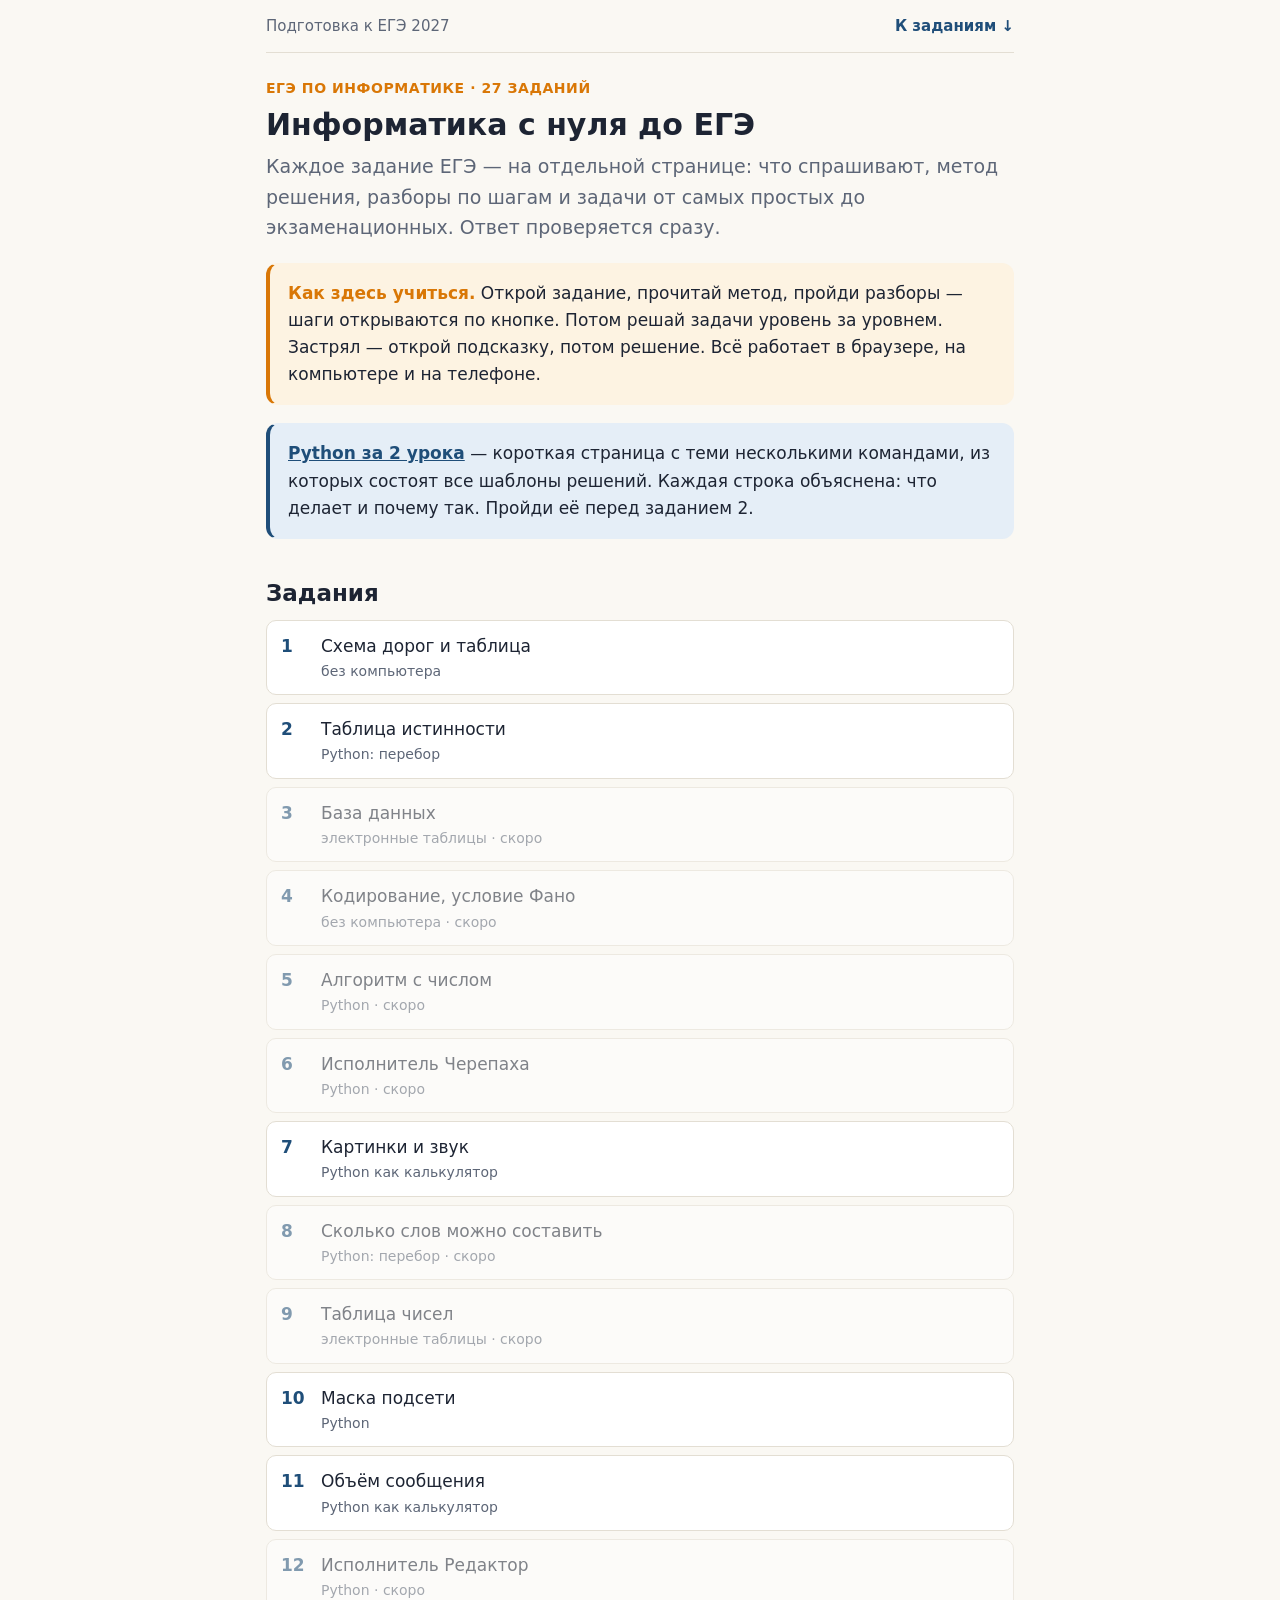
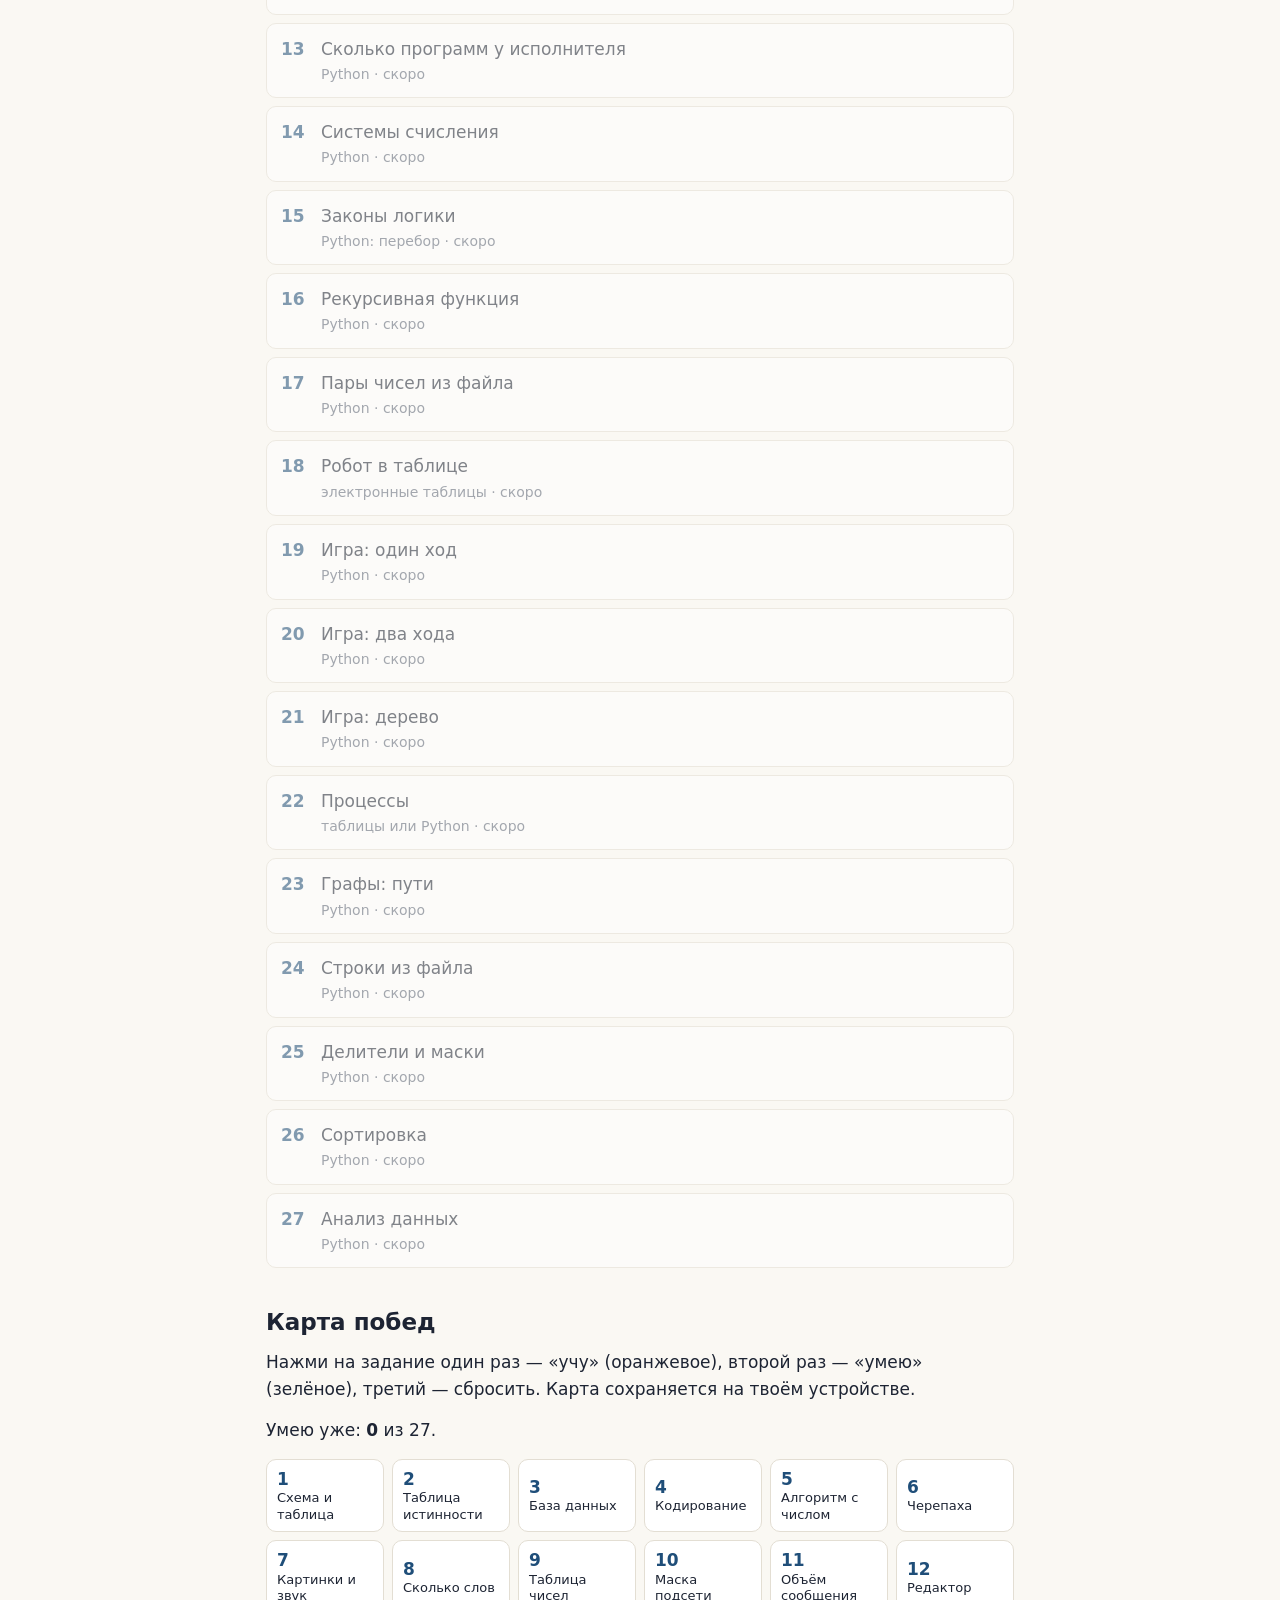
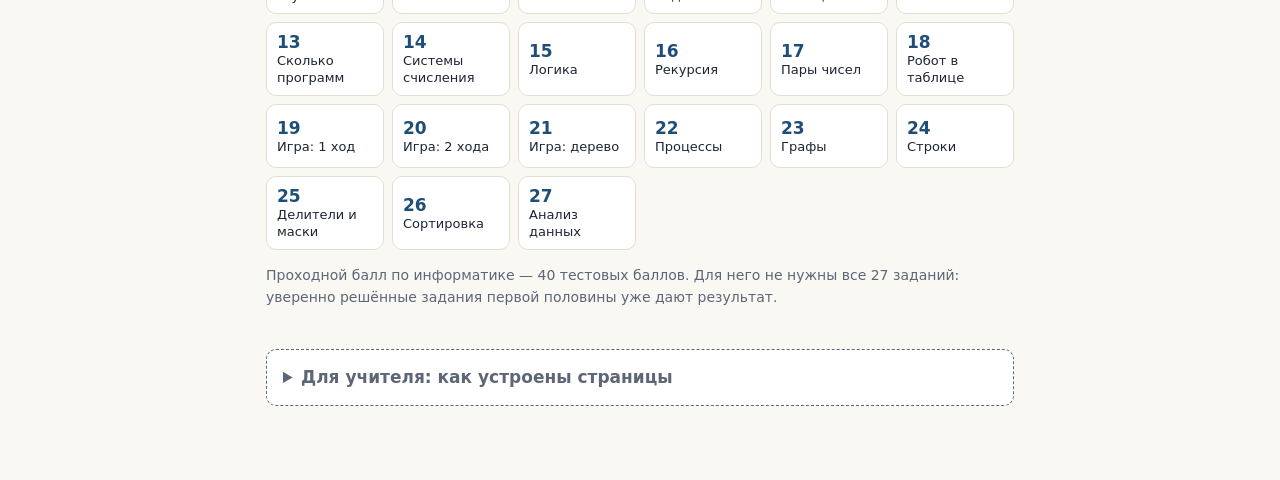
<file: index.html>
<!doctype html>
<html lang="ru">
<head>
<meta charset="utf-8">
<meta name="viewport" content="width=device-width, initial-scale=1">
<title>Информатика с нуля до ЕГЭ</title>
<meta name="description" content="Все 27 заданий ЕГЭ по информатике: метод, разборы по шагам, задачи от простых к экзаменационным с проверкой ответа.">
<link rel="stylesheet" href="style.css">
<link rel="icon" href="data:image/svg+xml,%3Csvg xmlns=%22http://www.w3.org/2000/svg%22 viewBox=%220 0 100 100%22%3E%3Ctext y=%22.9em%22 font-size=%2290%22%3E🐍%3C/text%3E%3C/svg%3E">
</head>
<body>
<div class="wrap">

<div class="top"><span class="where">Подготовка к ЕГЭ 2027</span><a href="#tasks">К заданиям ↓</a></div>

<div class="kicker">ЕГЭ по информатике · 27 заданий</div>
<h1>Информатика с нуля до ЕГЭ</h1>
<p class="lead">Каждое задание ЕГЭ — на отдельной странице: что спрашивают, метод решения, разборы по шагам и задачи от самых простых до экзаменационных. Ответ проверяется сразу.</p>

<div class="box why">
  <b>Как здесь учиться.</b> Открой задание, прочитай метод, пройди разборы — шаги открываются по кнопке. Потом решай задачи уровень за уровнем. Застрял — открой подсказку, потом решение. Всё работает в браузере, на компьютере и на телефоне.
</div>

<div class="box remember">
  <b><a href="python.html">Python за 2 урока</a></b> — короткая страница с теми несколькими командами, из которых состоят все шаблоны решений. Каждая строка объяснена: что делает и почему так. Пройди её перед заданием 2.
</div>

<h2 id="tasks">Задания</h2>
<ul class="weeks">
  <li><a href="task-01.html"><span class="n">1</span><span>Схема дорог и таблица<small>без компьютера</small></span></a></li>
  <li><a href="task-02.html"><span class="n">2</span><span>Таблица истинности<small>Python: перебор</small></span></a></li>
  <li><span class="soon"><span class="n">3</span><span>База данных<small>электронные таблицы · скоро</small></span></span></li>
  <li><span class="soon"><span class="n">4</span><span>Кодирование, условие Фано<small>без компьютера · скоро</small></span></span></li>
  <li><span class="soon"><span class="n">5</span><span>Алгоритм с числом<small>Python · скоро</small></span></span></li>
  <li><span class="soon"><span class="n">6</span><span>Исполнитель Черепаха<small>Python · скоро</small></span></span></li>
  <li><a href="task-07.html"><span class="n">7</span><span>Картинки и звук<small>Python как калькулятор</small></span></a></li>
  <li><span class="soon"><span class="n">8</span><span>Сколько слов можно составить<small>Python: перебор · скоро</small></span></span></li>
  <li><span class="soon"><span class="n">9</span><span>Таблица чисел<small>электронные таблицы · скоро</small></span></span></li>
  <li><a href="task-10.html"><span class="n">10</span><span>Маска подсети<small>Python</small></span></a></li>
  <li><a href="task-11.html"><span class="n">11</span><span>Объём сообщения<small>Python как калькулятор</small></span></a></li>
  <li><span class="soon"><span class="n">12</span><span>Исполнитель Редактор<small>Python · скоро</small></span></span></li>
  <li><span class="soon"><span class="n">13</span><span>Сколько программ у исполнителя<small>Python · скоро</small></span></span></li>
  <li><span class="soon"><span class="n">14</span><span>Системы счисления<small>Python · скоро</small></span></span></li>
  <li><span class="soon"><span class="n">15</span><span>Законы логики<small>Python: перебор · скоро</small></span></span></li>
  <li><span class="soon"><span class="n">16</span><span>Рекурсивная функция<small>Python · скоро</small></span></span></li>
  <li><span class="soon"><span class="n">17</span><span>Пары чисел из файла<small>Python · скоро</small></span></span></li>
  <li><span class="soon"><span class="n">18</span><span>Робот в таблице<small>электронные таблицы · скоро</small></span></span></li>
  <li><span class="soon"><span class="n">19</span><span>Игра: один ход<small>Python · скоро</small></span></span></li>
  <li><span class="soon"><span class="n">20</span><span>Игра: два хода<small>Python · скоро</small></span></span></li>
  <li><span class="soon"><span class="n">21</span><span>Игра: дерево<small>Python · скоро</small></span></span></li>
  <li><span class="soon"><span class="n">22</span><span>Процессы<small>таблицы или Python · скоро</small></span></span></li>
  <li><span class="soon"><span class="n">23</span><span>Графы: пути<small>Python · скоро</small></span></span></li>
  <li><span class="soon"><span class="n">24</span><span>Строки из файла<small>Python · скоро</small></span></span></li>
  <li><span class="soon"><span class="n">25</span><span>Делители и маски<small>Python · скоро</small></span></span></li>
  <li><span class="soon"><span class="n">26</span><span>Сортировка<small>Python · скоро</small></span></span></li>
  <li><span class="soon"><span class="n">27</span><span>Анализ данных<small>Python · скоро</small></span></span></li>
</ul>

<h2>Карта побед</h2>
<p>Нажми на задание один раз — «учу» (оранжевое), второй раз — «умею» (зелёное), третий — сбросить. Карта сохраняется на твоём устройстве.</p>
<p>Умею уже: <span class="score">0</span> из 27.</p>
<div class="map" data-tasks='[[1,"Схема и таблица"],[2,"Таблица истинности"],[3,"База данных"],[4,"Кодирование"],[5,"Алгоритм с числом"],[6,"Черепаха"],[7,"Картинки и звук"],[8,"Сколько слов"],[9,"Таблица чисел"],[10,"Маска подсети"],[11,"Объём сообщения"],[12,"Редактор"],[13,"Сколько программ"],[14,"Системы счисления"],[15,"Логика"],[16,"Рекурсия"],[17,"Пары чисел"],[18,"Робот в таблице"],[19,"Игра: 1 ход"],[20,"Игра: 2 хода"],[21,"Игра: дерево"],[22,"Процессы"],[23,"Графы"],[24,"Строки"],[25,"Делители и маски"],[26,"Сортировка"],[27,"Анализ данных"]]'></div>
<p class="legend">Проходной балл по информатике — 40 тестовых баллов. Для него не нужны все 27 заданий: уверенно решённые задания первой половины уже дают результат.</p>

<details class="teacher">
  <summary>Для учителя: как устроены страницы</summary>
  <p>Страница задания: как оно выглядит на ЕГЭ → нужные слова → метод → уровни от простого к сложному (на каждом разбор по шагам и задачи) → «Как на ЕГЭ» → ловушки → блок «Для учителя».</p>
  <p>Все задачи составлены для курса и проверены программой. У каждой есть подсказка и краткое решение. Решённые задачи сохраняются в браузере ученика.</p>
  <p>Курс сверен с проектом демоверсии ФИПИ 2027 года. Окончательная демоверсия ожидается в ноябре 2026 года; в 2027 году изменились задания 10, 13, 23 и формат ответа в 27.</p>
</details>

</div>
<script src="course.js"></script>
</body>
</html>
</file>
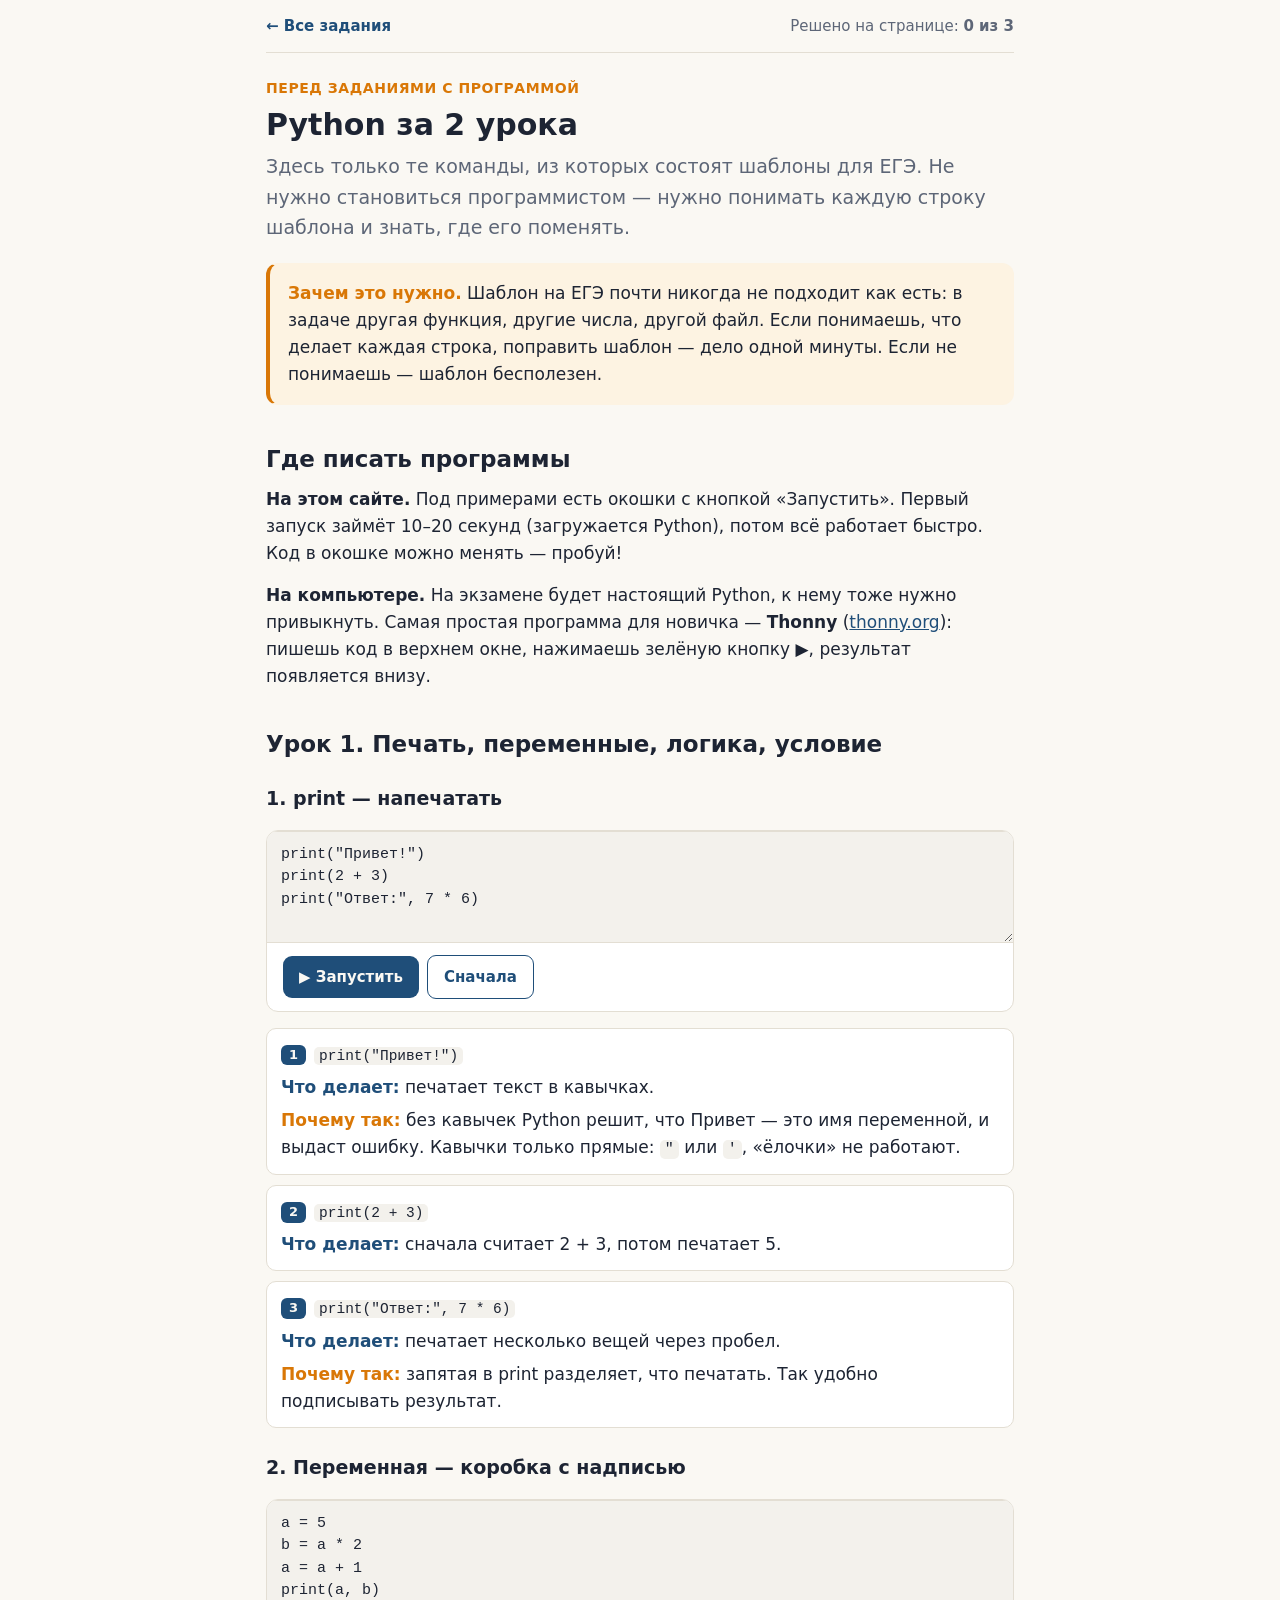
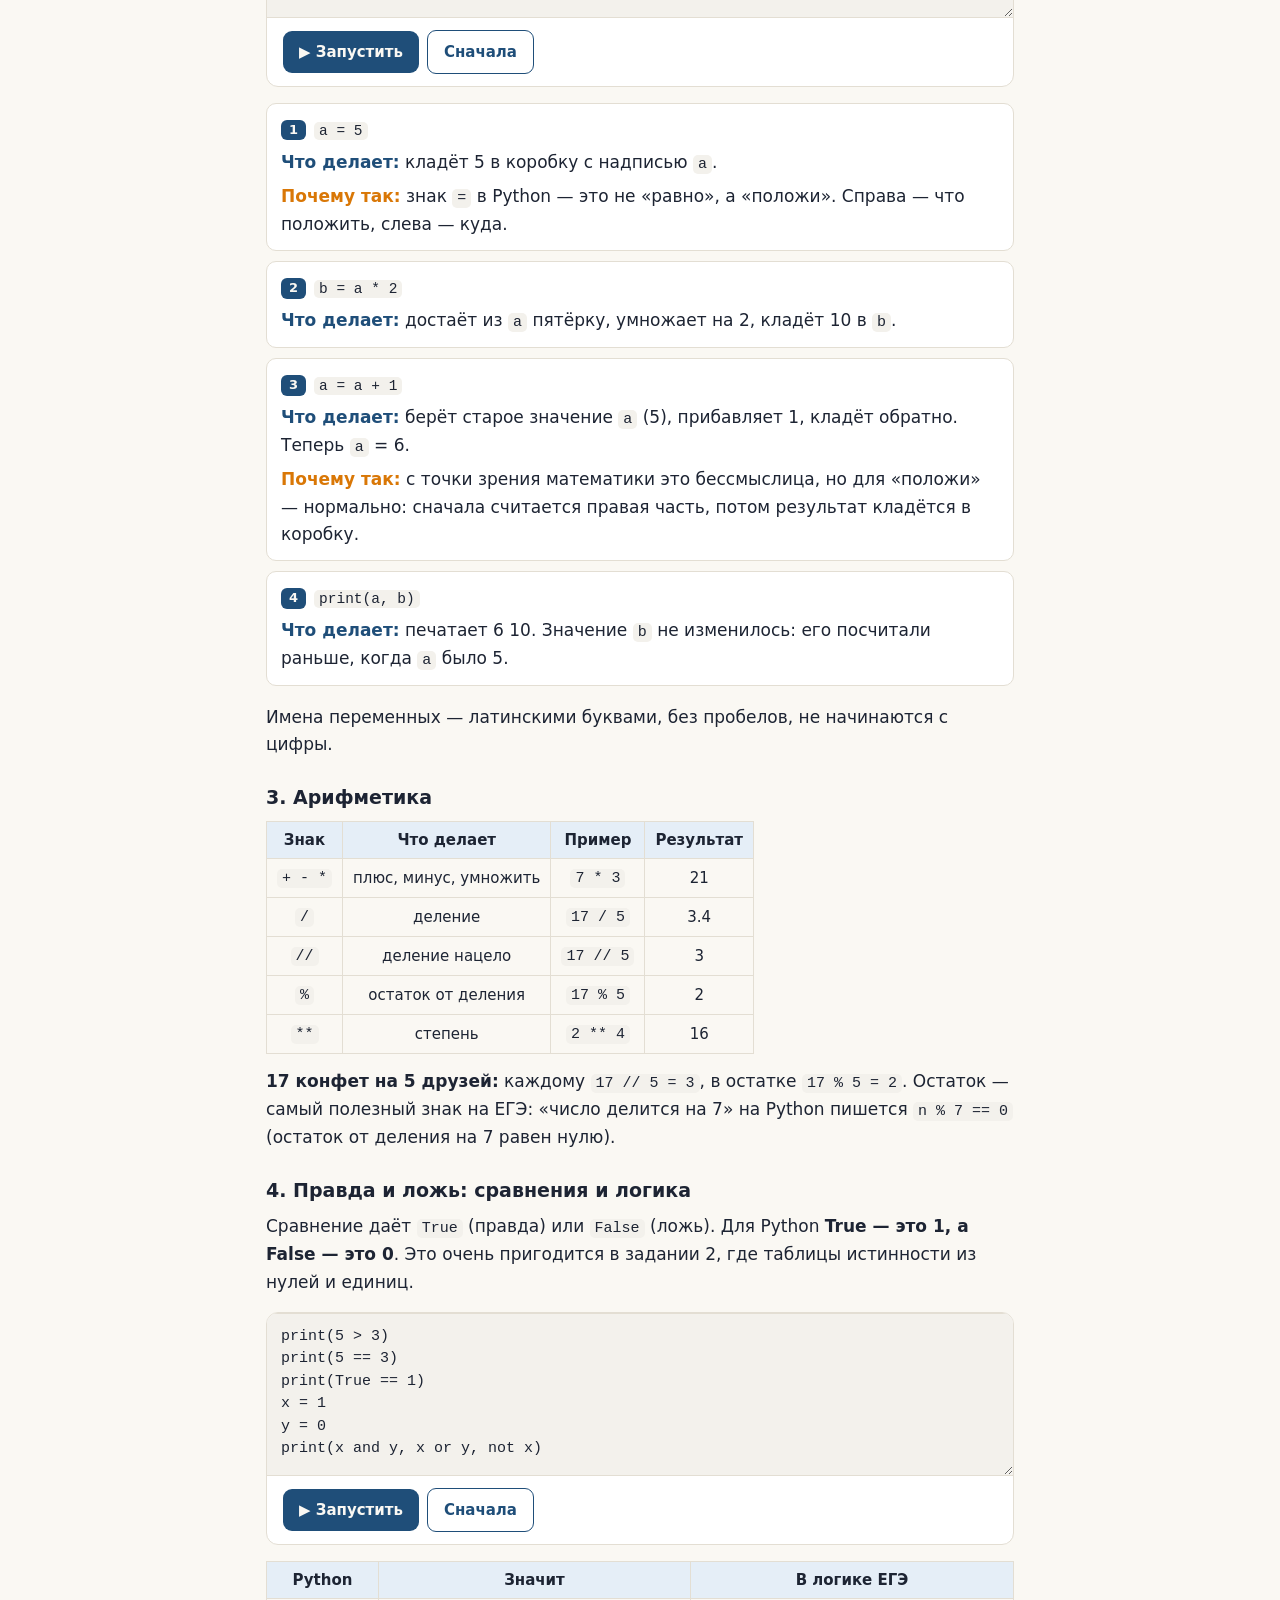
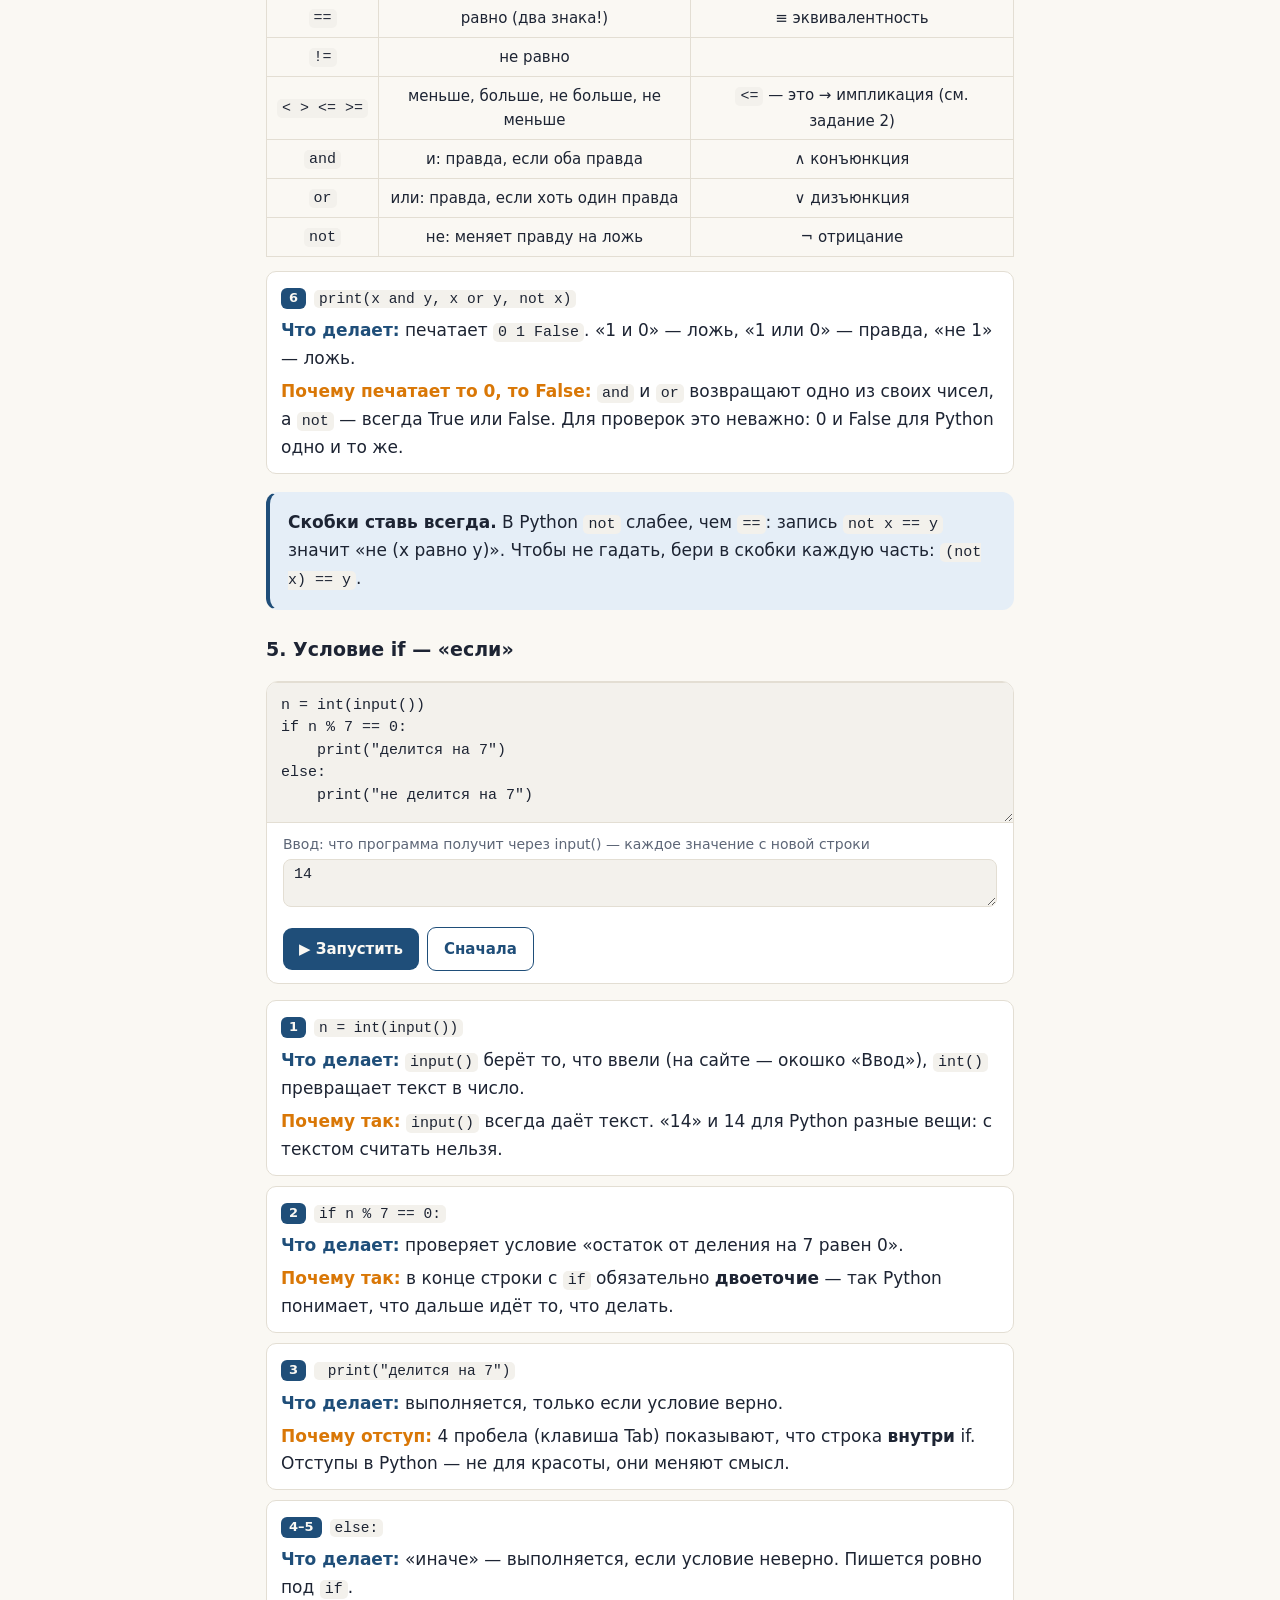
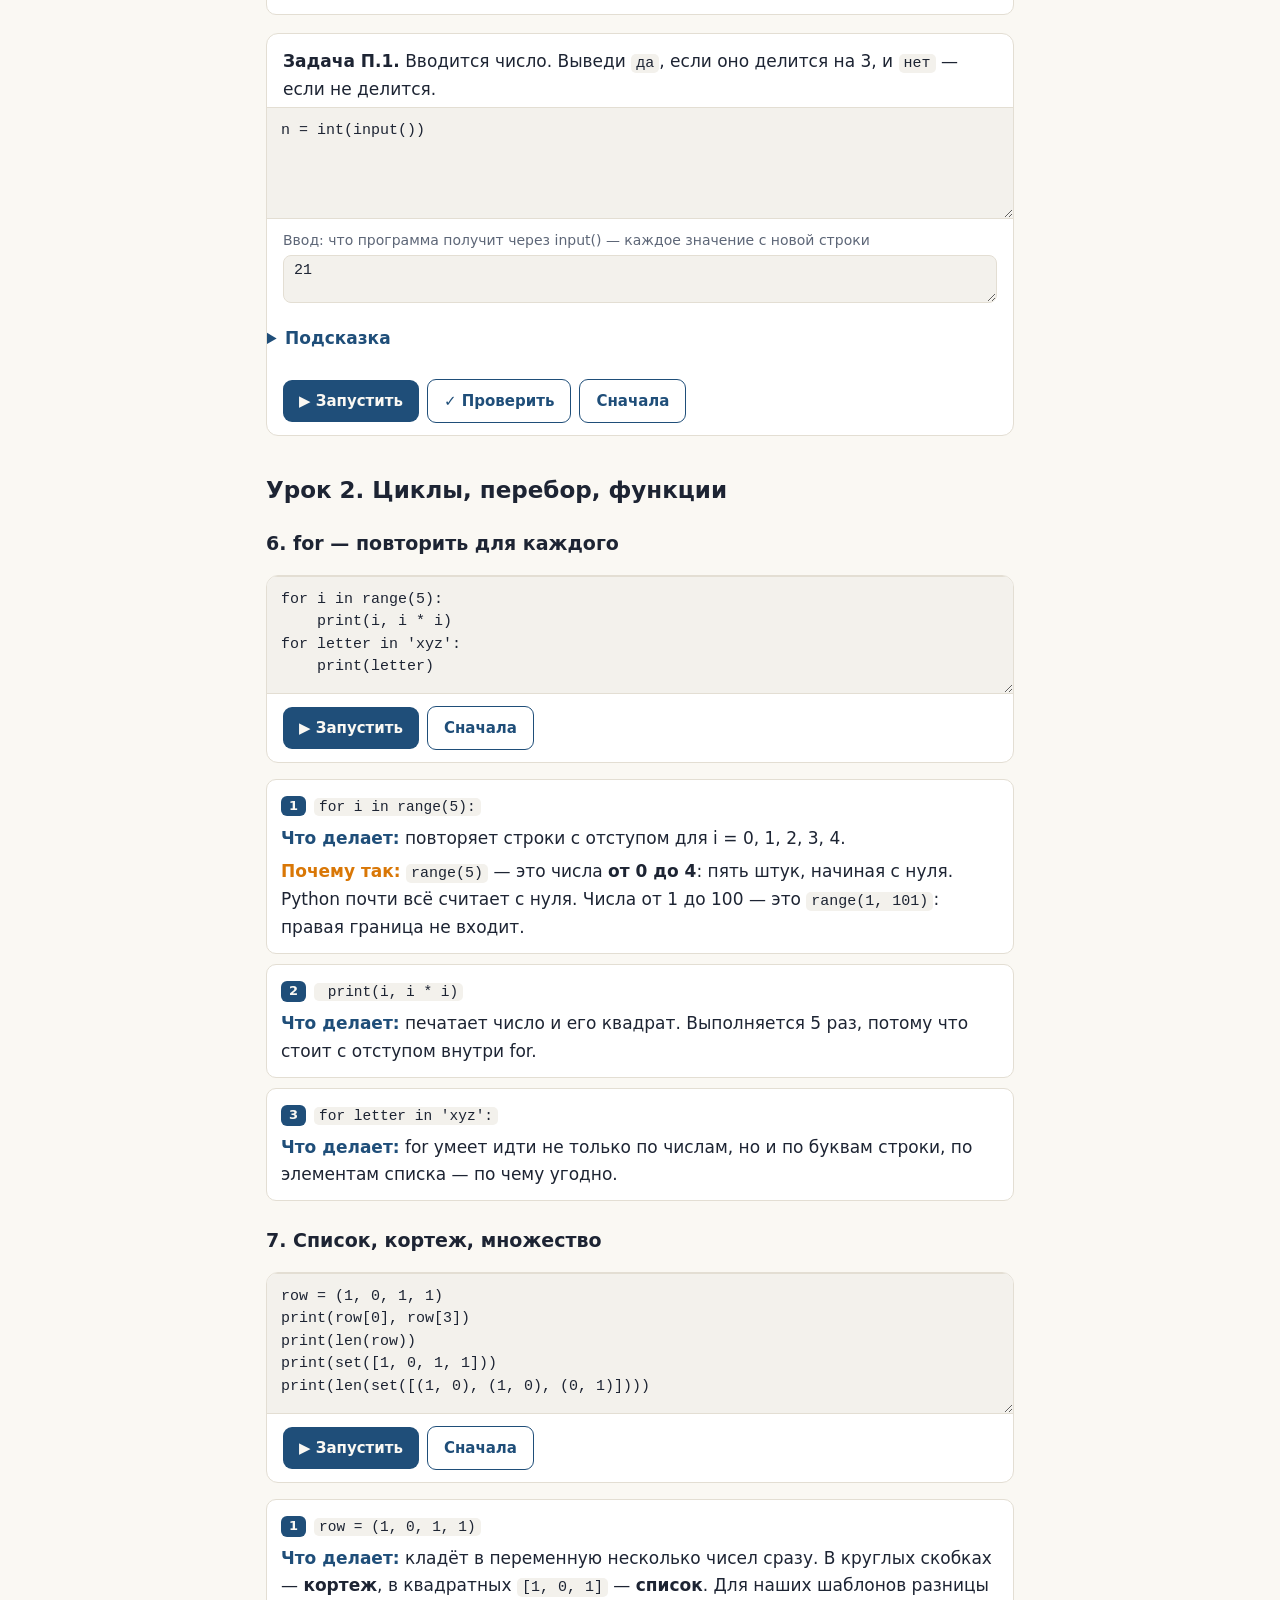
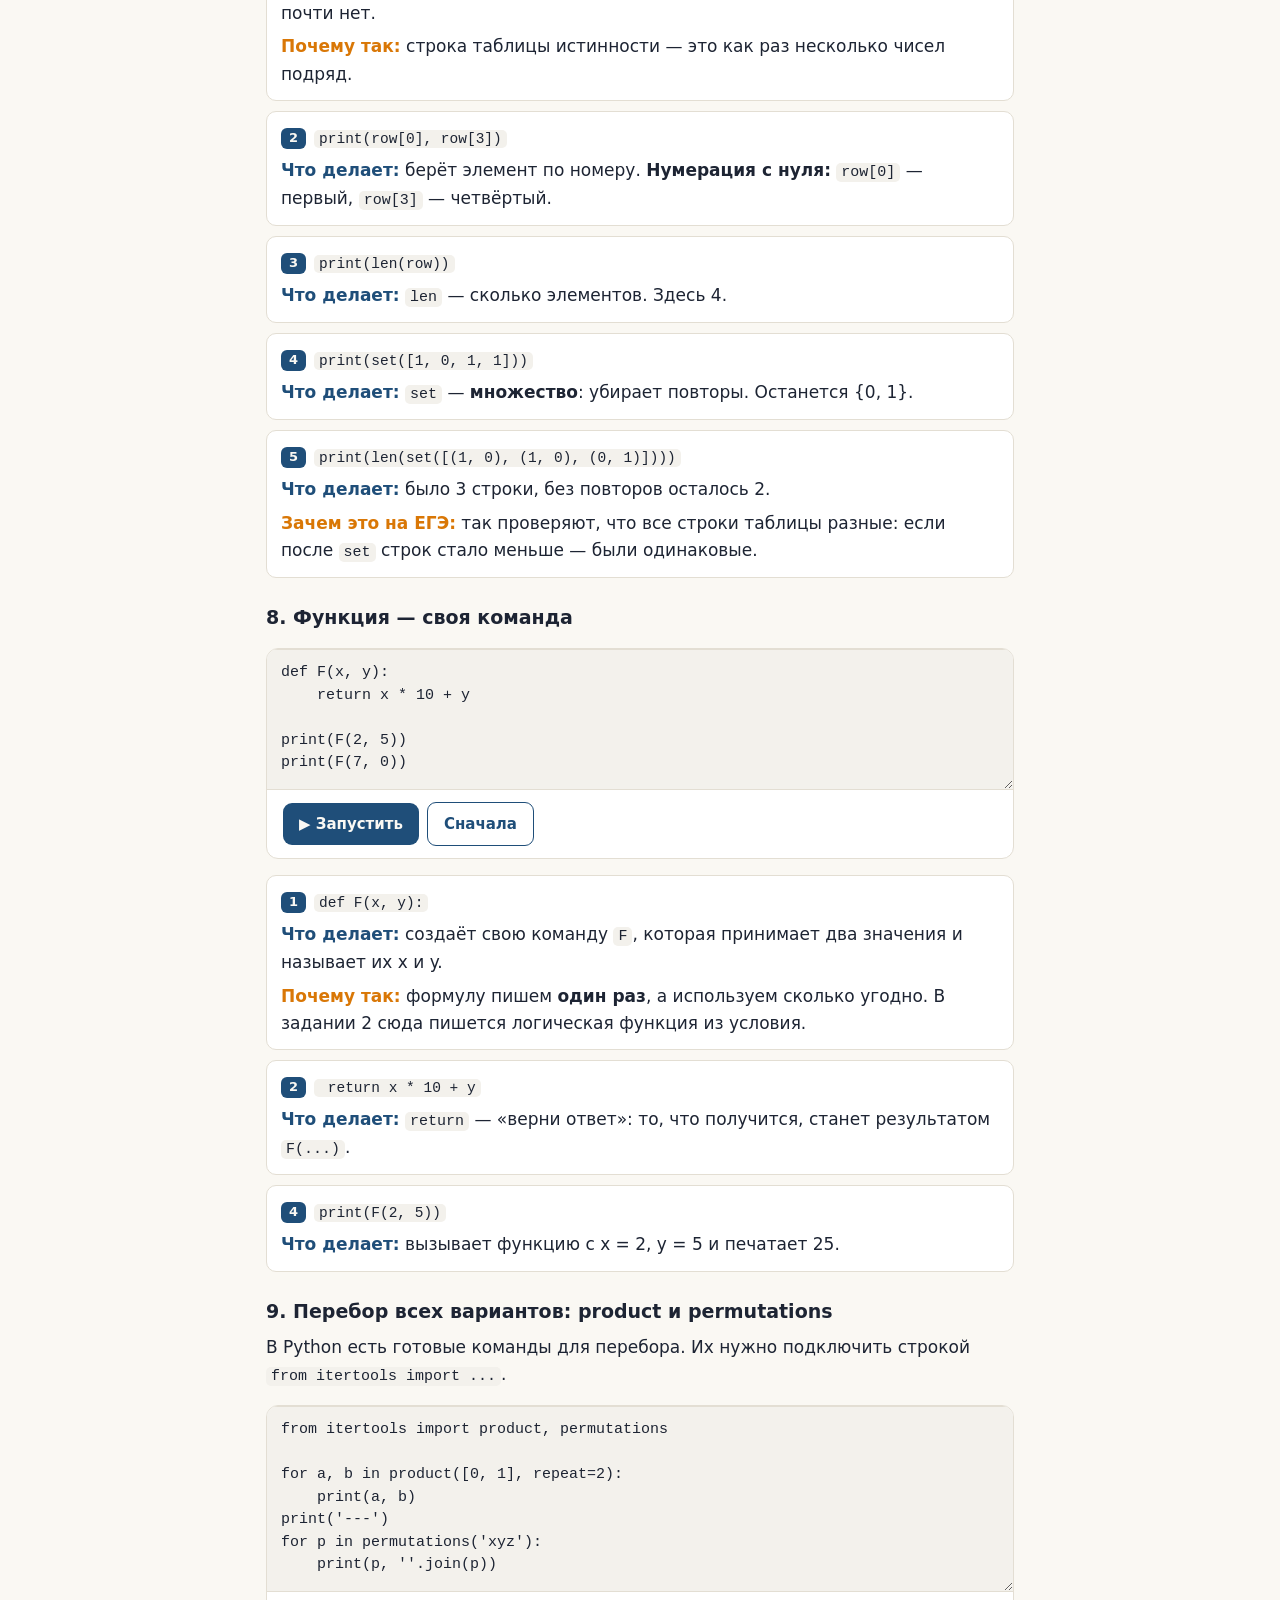
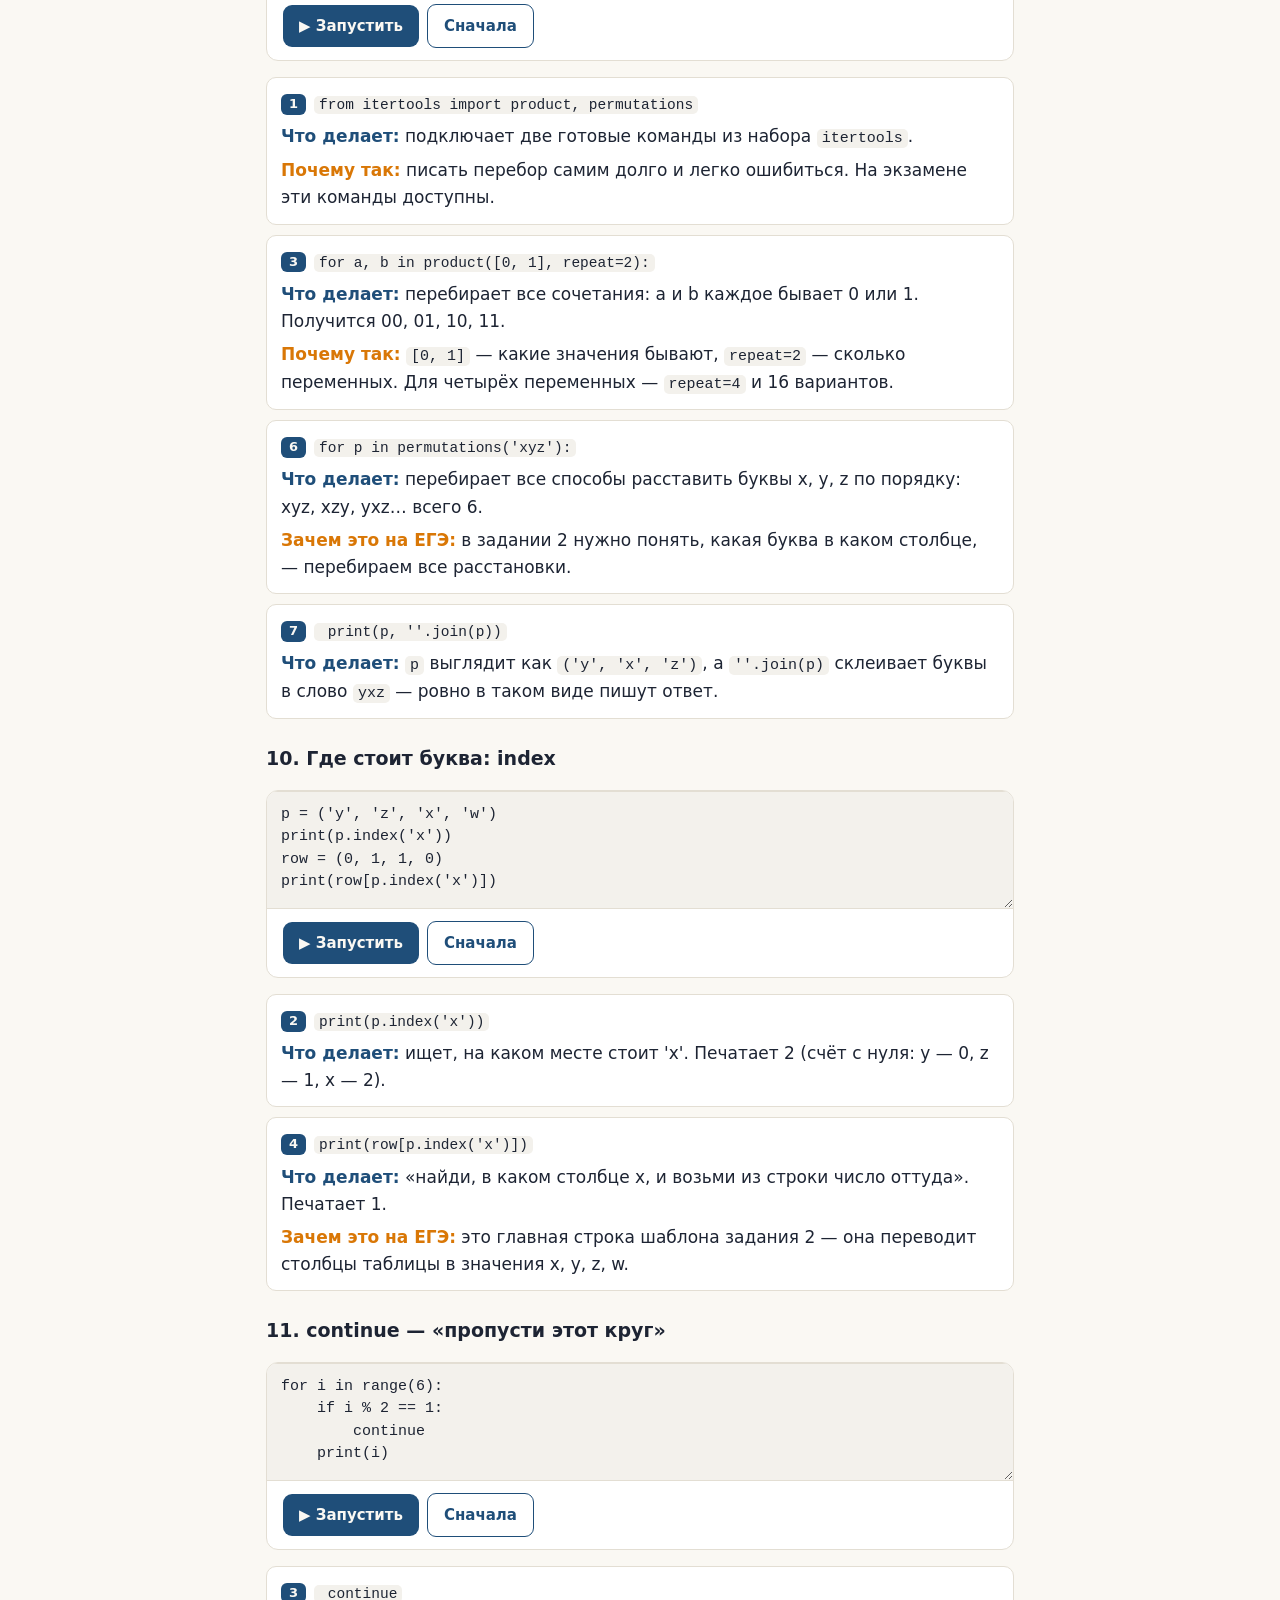
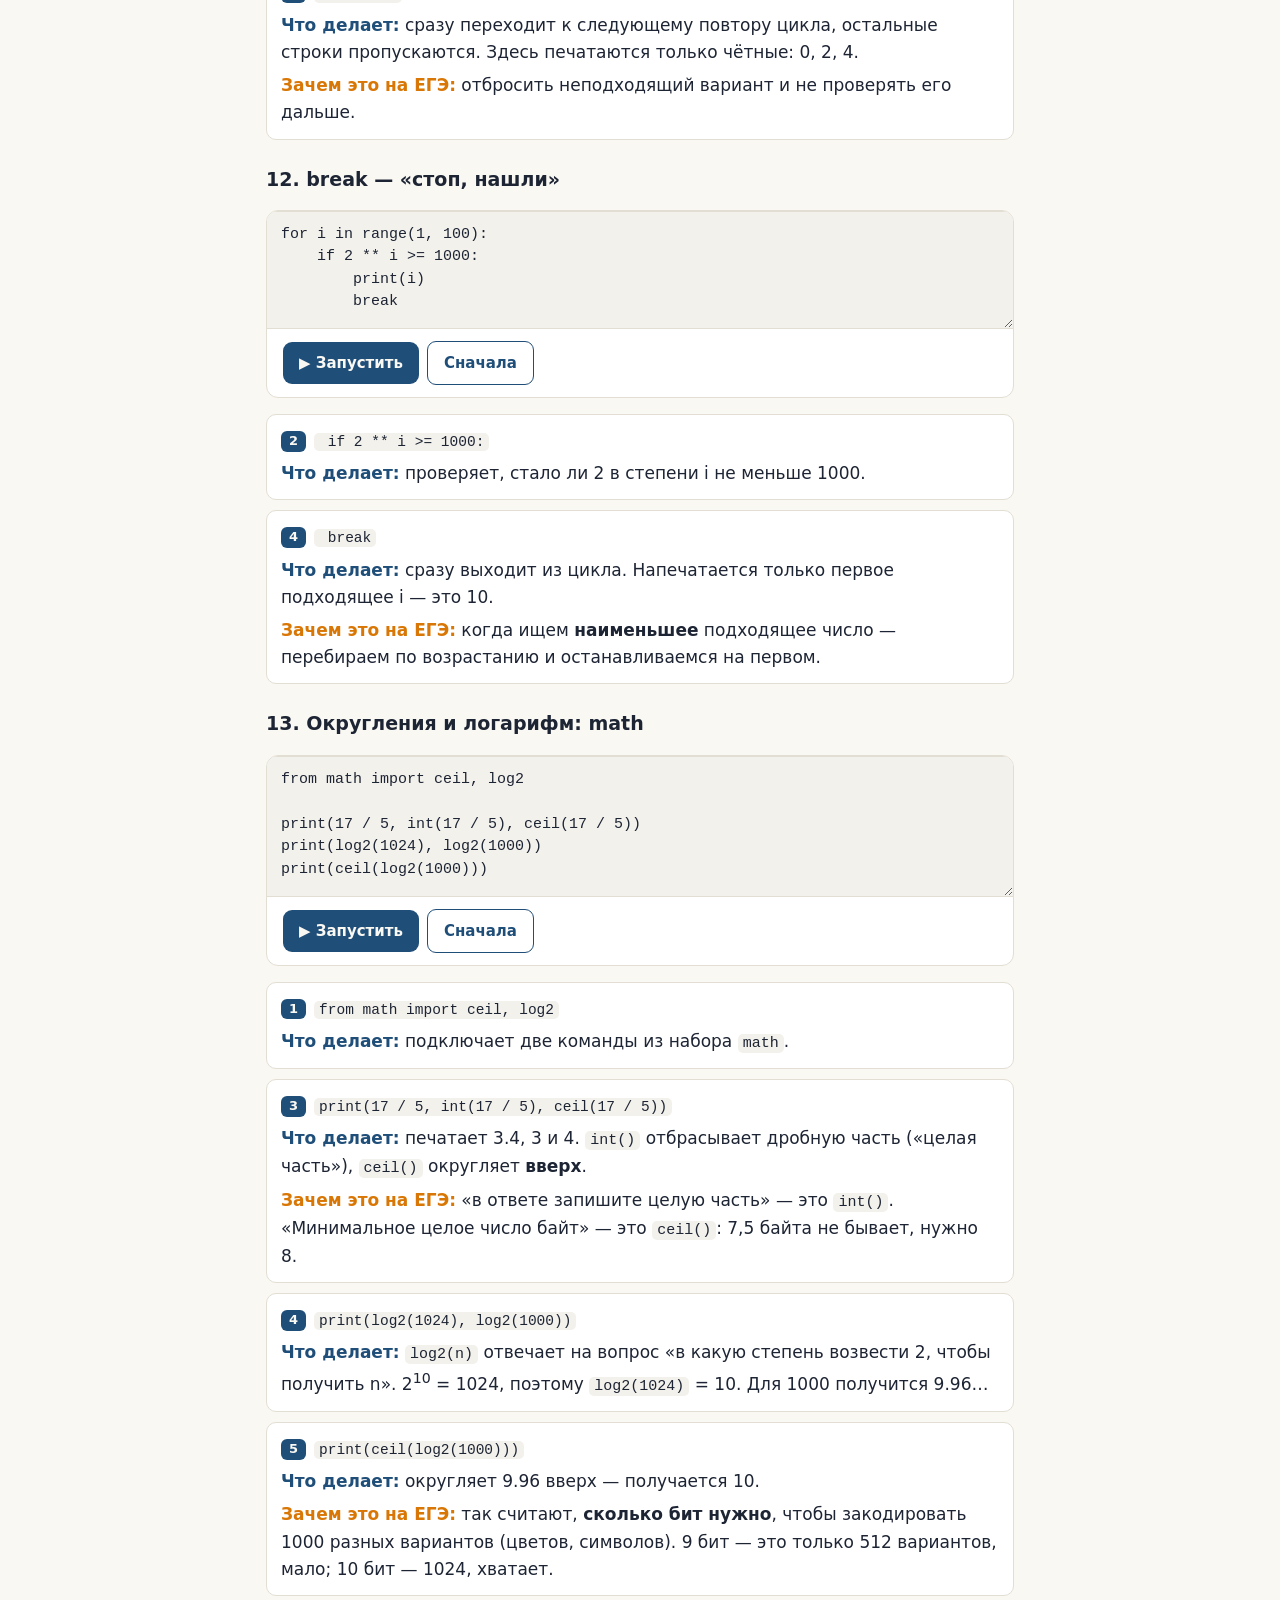
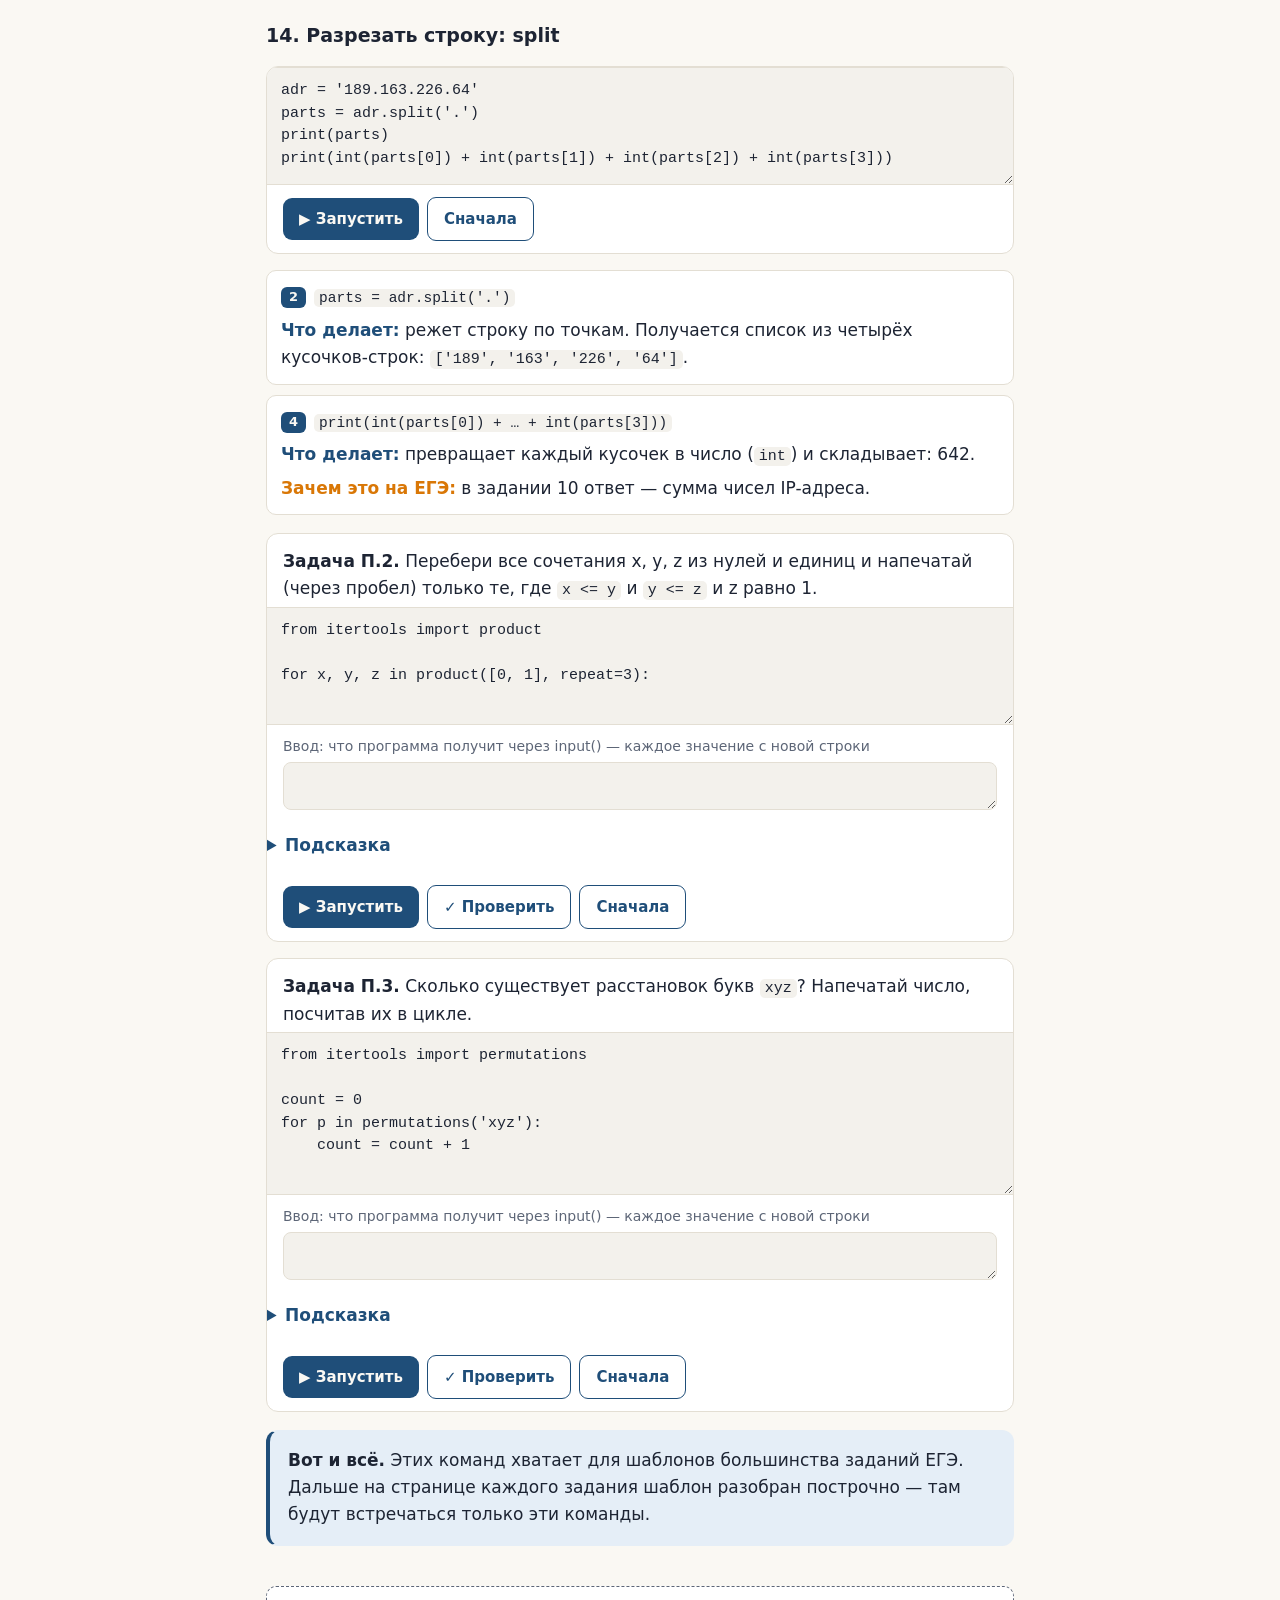
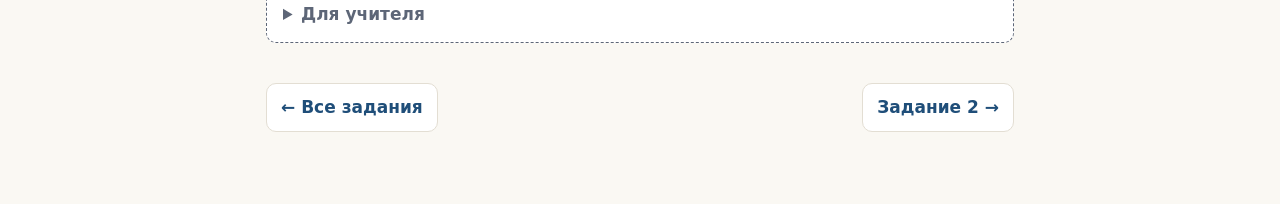
<file: python.html>
<!doctype html>
<html lang="ru">
<head>
<meta charset="utf-8">
<meta name="viewport" content="width=device-width, initial-scale=1">
<title>Python за 2 урока</title>
<link rel="stylesheet" href="style.css">
<link rel="icon" href="data:image/svg+xml,%3Csvg xmlns=%22http://www.w3.org/2000/svg%22 viewBox=%220 0 100 100%22%3E%3Ctext y=%22.9em%22 font-size=%2290%22%3E🐍%3C/text%3E%3C/svg%3E">
</head>
<body>
<div class="wrap">

<div class="top"><a href="index.html">← Все задания</a><span class="where">Решено на странице: <b class="progress">0</b></span></div>

<div class="kicker">Перед заданиями с программой</div>
<h1>Python за 2 урока</h1>
<p class="lead">Здесь только те команды, из которых состоят шаблоны для ЕГЭ. Не нужно становиться программистом — нужно понимать каждую строку шаблона и знать, где его поменять.</p>

<div class="box why">
  <b>Зачем это нужно.</b> Шаблон на ЕГЭ почти никогда не подходит как есть: в задаче другая функция, другие числа, другой файл. Если понимаешь, что делает каждая строка, поправить шаблон — дело одной минуты. Если не понимаешь — шаблон бесполезен.
</div>

<h2>Где писать программы</h2>
<p><b>На этом сайте.</b> Под примерами есть окошки с кнопкой «Запустить». Первый запуск займёт 10–20 секунд (загружается Python), потом всё работает быстро. Код в окошке можно менять — пробуй!</p>
<p><b>На компьютере.</b> На экзамене будет настоящий Python, к нему тоже нужно привыкнуть. Самая простая программа для новичка — <b>Thonny</b> (<a href="https://thonny.org" target="_blank" rel="noopener">thonny.org</a>): пишешь код в верхнем окне, нажимаешь зелёную кнопку ▶, результат появляется внизу.</p>

<!-- ======================= УРОК 1 ======================= -->
<h2>Урок 1. Печать, переменные, логика, условие</h2>

<h3>1. print — напечатать</h3>
<div class="py"><textarea class="code">print("Привет!")
print(2 + 3)
print("Ответ:", 7 * 6)</textarea></div>
<ul class="lines">
  <li><span class="ln">1</span><code>print("Привет!")</code>
    <p><span class="w w1">Что делает:</span> печатает текст в кавычках.</p>
    <p><span class="w w2">Почему так:</span> без кавычек Python решит, что Привет — это имя переменной, и выдаст ошибку. Кавычки только прямые: <code>"</code> или <code>'</code>, «ёлочки» не работают.</p></li>
  <li><span class="ln">2</span><code>print(2 + 3)</code>
    <p><span class="w w1">Что делает:</span> сначала считает 2 + 3, потом печатает 5.</p></li>
  <li><span class="ln">3</span><code>print("Ответ:", 7 * 6)</code>
    <p><span class="w w1">Что делает:</span> печатает несколько вещей через пробел.</p>
    <p><span class="w w2">Почему так:</span> запятая в print разделяет, что печатать. Так удобно подписывать результат.</p></li>
</ul>

<h3>2. Переменная — коробка с надписью</h3>
<div class="py"><textarea class="code">a = 5
b = a * 2
a = a + 1
print(a, b)</textarea></div>
<ul class="lines">
  <li><span class="ln">1</span><code>a = 5</code>
    <p><span class="w w1">Что делает:</span> кладёт 5 в коробку с надписью <code>a</code>.</p>
    <p><span class="w w2">Почему так:</span> знак <code>=</code> в Python — это не «равно», а «положи». Справа — что положить, слева — куда.</p></li>
  <li><span class="ln">2</span><code>b = a * 2</code>
    <p><span class="w w1">Что делает:</span> достаёт из <code>a</code> пятёрку, умножает на 2, кладёт 10 в <code>b</code>.</p></li>
  <li><span class="ln">3</span><code>a = a + 1</code>
    <p><span class="w w1">Что делает:</span> берёт старое значение <code>a</code> (5), прибавляет 1, кладёт обратно. Теперь <code>a</code> = 6.</p>
    <p><span class="w w2">Почему так:</span> с точки зрения математики это бессмыслица, но для «положи» — нормально: сначала считается правая часть, потом результат кладётся в коробку.</p></li>
  <li><span class="ln">4</span><code>print(a, b)</code>
    <p><span class="w w1">Что делает:</span> печатает 6 10. Значение <code>b</code> не изменилось: его посчитали раньше, когда <code>a</code> было 5.</p></li>
</ul>
<p>Имена переменных — латинскими буквами, без пробелов, не начинаются с цифры.</p>

<h3>3. Арифметика</h3>
<div class="tbl"><table>
  <tr><th>Знак</th><th>Что делает</th><th>Пример</th><th>Результат</th></tr>
  <tr><td><code>+ - *</code></td><td>плюс, минус, умножить</td><td><code>7 * 3</code></td><td>21</td></tr>
  <tr><td><code>/</code></td><td>деление</td><td><code>17 / 5</code></td><td>3.4</td></tr>
  <tr><td><code>//</code></td><td>деление нацело</td><td><code>17 // 5</code></td><td>3</td></tr>
  <tr><td><code>%</code></td><td>остаток от деления</td><td><code>17 % 5</code></td><td>2</td></tr>
  <tr><td><code>**</code></td><td>степень</td><td><code>2 ** 4</code></td><td>16</td></tr>
</table></div>
<p><b>17 конфет на 5 друзей:</b> каждому <code>17 // 5 = 3</code>, в остатке <code>17 % 5 = 2</code>. Остаток — самый полезный знак на ЕГЭ: «число делится на 7» на Python пишется <code>n % 7 == 0</code> (остаток от деления на 7 равен нулю).</p>

<h3>4. Правда и ложь: сравнения и логика</h3>
<p>Сравнение даёт <code>True</code> (правда) или <code>False</code> (ложь). Для Python <b>True — это 1, а False — это 0</b>. Это очень пригодится в задании 2, где таблицы истинности из нулей и единиц.</p>
<div class="py"><textarea class="code">print(5 > 3)
print(5 == 3)
print(True == 1)
x = 1
y = 0
print(x and y, x or y, not x)</textarea></div>
<div class="tbl"><table>
  <tr><th>Python</th><th>Значит</th><th>В логике ЕГЭ</th></tr>
  <tr><td><code>==</code></td><td>равно (два знака!)</td><td>≡ эквивалентность</td></tr>
  <tr><td><code>!=</code></td><td>не равно</td><td></td></tr>
  <tr><td><code>&lt;  &gt;  &lt;=  &gt;=</code></td><td>меньше, больше, не больше, не меньше</td><td><code>&lt;=</code> — это → импликация (см. задание 2)</td></tr>
  <tr><td><code>and</code></td><td>и: правда, если оба правда</td><td>∧ конъюнкция</td></tr>
  <tr><td><code>or</code></td><td>или: правда, если хоть один правда</td><td>∨ дизъюнкция</td></tr>
  <tr><td><code>not</code></td><td>не: меняет правду на ложь</td><td>¬ отрицание</td></tr>
</table></div>
<ul class="lines">
  <li><span class="ln">6</span><code>print(x and y, x or y, not x)</code>
    <p><span class="w w1">Что делает:</span> печатает <code>0 1 False</code>. «1 и 0» — ложь, «1 или 0» — правда, «не 1» — ложь.</p>
    <p><span class="w w2">Почему печатает то 0, то False:</span> <code>and</code> и <code>or</code> возвращают одно из своих чисел, а <code>not</code> — всегда True или False. Для проверок это неважно: 0 и False для Python одно и то же.</p></li>
</ul>
<div class="box remember"><b>Скобки ставь всегда.</b> В Python <code>not</code> слабее, чем <code>==</code>: запись <code>not x == y</code> значит «не (x равно y)». Чтобы не гадать, бери в скобки каждую часть: <code>(not x) == y</code>.</div>

<h3>5. Условие if — «если»</h3>
<div class="py" data-stdin="14"><textarea class="code">n = int(input())
if n % 7 == 0:
    print("делится на 7")
else:
    print("не делится на 7")</textarea></div>
<ul class="lines">
  <li><span class="ln">1</span><code>n = int(input())</code>
    <p><span class="w w1">Что делает:</span> <code>input()</code> берёт то, что ввели (на сайте — окошко «Ввод»), <code>int()</code> превращает текст в число.</p>
    <p><span class="w w2">Почему так:</span> <code>input()</code> всегда даёт текст. «14» и 14 для Python разные вещи: с текстом считать нельзя.</p></li>
  <li><span class="ln">2</span><code>if n % 7 == 0:</code>
    <p><span class="w w1">Что делает:</span> проверяет условие «остаток от деления на 7 равен 0».</p>
    <p><span class="w w2">Почему так:</span> в конце строки с <code>if</code> обязательно <b>двоеточие</b> — так Python понимает, что дальше идёт то, что делать.</p></li>
  <li><span class="ln">3</span><code>    print("делится на 7")</code>
    <p><span class="w w1">Что делает:</span> выполняется, только если условие верно.</p>
    <p><span class="w w2">Почему отступ:</span> 4 пробела (клавиша Tab) показывают, что строка <b>внутри</b> if. Отступы в Python — не для красоты, они меняют смысл.</p></li>
  <li><span class="ln">4–5</span><code>else:</code>
    <p><span class="w w1">Что делает:</span> «иначе» — выполняется, если условие неверно. Пишется ровно под <code>if</code>.</p></li>
</ul>

<div class="py" data-tests='[{"in":"21","out":"да"},{"in":"10","out":"нет"},{"in":"0","out":"да"},{"in":"7","out":"нет"}]'>
  <div class="task"><b>Задача П.1.</b> Вводится число. Выведи <code>да</code>, если оно делится на 3, и <code>нет</code> — если не делится.</div>
  <textarea class="code">n = int(input())
</textarea>
  <details class="hint"><summary>Подсказка</summary><div>Как в примере выше, только остаток от деления на 3: <code>n % 3 == 0</code>.</div></details>
</div>

<!-- ======================= УРОК 2 ======================= -->
<h2>Урок 2. Циклы, перебор, функции</h2>

<h3>6. for — повторить для каждого</h3>
<div class="py"><textarea class="code">for i in range(5):
    print(i, i * i)
for letter in 'xyz':
    print(letter)</textarea></div>
<ul class="lines">
  <li><span class="ln">1</span><code>for i in range(5):</code>
    <p><span class="w w1">Что делает:</span> повторяет строки с отступом для i = 0, 1, 2, 3, 4.</p>
    <p><span class="w w2">Почему так:</span> <code>range(5)</code> — это числа <b>от 0 до 4</b>: пять штук, начиная с нуля. Python почти всё считает с нуля. Числа от 1 до 100 — это <code>range(1, 101)</code>: правая граница не входит.</p></li>
  <li><span class="ln">2</span><code>    print(i, i * i)</code>
    <p><span class="w w1">Что делает:</span> печатает число и его квадрат. Выполняется 5 раз, потому что стоит с отступом внутри for.</p></li>
  <li><span class="ln">3</span><code>for letter in 'xyz':</code>
    <p><span class="w w1">Что делает:</span> for умеет идти не только по числам, но и по буквам строки, по элементам списка — по чему угодно.</p></li>
</ul>

<h3>7. Список, кортеж, множество</h3>
<div class="py"><textarea class="code">row = (1, 0, 1, 1)
print(row[0], row[3])
print(len(row))
print(set([1, 0, 1, 1]))
print(len(set([(1, 0), (1, 0), (0, 1)])))</textarea></div>
<ul class="lines">
  <li><span class="ln">1</span><code>row = (1, 0, 1, 1)</code>
    <p><span class="w w1">Что делает:</span> кладёт в переменную несколько чисел сразу. В круглых скобках — <b>кортеж</b>, в квадратных <code>[1, 0, 1]</code> — <b>список</b>. Для наших шаблонов разницы почти нет.</p>
    <p><span class="w w2">Почему так:</span> строка таблицы истинности — это как раз несколько чисел подряд.</p></li>
  <li><span class="ln">2</span><code>print(row[0], row[3])</code>
    <p><span class="w w1">Что делает:</span> берёт элемент по номеру. <b>Нумерация с нуля:</b> <code>row[0]</code> — первый, <code>row[3]</code> — четвёртый.</p></li>
  <li><span class="ln">3</span><code>print(len(row))</code>
    <p><span class="w w1">Что делает:</span> <code>len</code> — сколько элементов. Здесь 4.</p></li>
  <li><span class="ln">4</span><code>print(set([1, 0, 1, 1]))</code>
    <p><span class="w w1">Что делает:</span> <code>set</code> — <b>множество</b>: убирает повторы. Останется {0, 1}.</p></li>
  <li><span class="ln">5</span><code>print(len(set([(1, 0), (1, 0), (0, 1)])))</code>
    <p><span class="w w1">Что делает:</span> было 3 строки, без повторов осталось 2.</p>
    <p><span class="w w2">Зачем это на ЕГЭ:</span> так проверяют, что все строки таблицы разные: если после <code>set</code> строк стало меньше — были одинаковые.</p></li>
</ul>

<h3>8. Функция — своя команда</h3>
<div class="py"><textarea class="code">def F(x, y):
    return x * 10 + y

print(F(2, 5))
print(F(7, 0))</textarea></div>
<ul class="lines">
  <li><span class="ln">1</span><code>def F(x, y):</code>
    <p><span class="w w1">Что делает:</span> создаёт свою команду <code>F</code>, которая принимает два значения и называет их x и y.</p>
    <p><span class="w w2">Почему так:</span> формулу пишем <b>один раз</b>, а используем сколько угодно. В задании 2 сюда пишется логическая функция из условия.</p></li>
  <li><span class="ln">2</span><code>    return x * 10 + y</code>
    <p><span class="w w1">Что делает:</span> <code>return</code> — «верни ответ»: то, что получится, станет результатом <code>F(...)</code>.</p></li>
  <li><span class="ln">4</span><code>print(F(2, 5))</code>
    <p><span class="w w1">Что делает:</span> вызывает функцию с x = 2, y = 5 и печатает 25.</p></li>
</ul>

<h3>9. Перебор всех вариантов: product и permutations</h3>
<p>В Python есть готовые команды для перебора. Их нужно подключить строкой <code>from itertools import ...</code>.</p>
<div class="py"><textarea class="code">from itertools import product, permutations

for a, b in product([0, 1], repeat=2):
    print(a, b)
print('---')
for p in permutations('xyz'):
    print(p, ''.join(p))</textarea></div>
<ul class="lines">
  <li><span class="ln">1</span><code>from itertools import product, permutations</code>
    <p><span class="w w1">Что делает:</span> подключает две готовые команды из набора <code>itertools</code>.</p>
    <p><span class="w w2">Почему так:</span> писать перебор самим долго и легко ошибиться. На экзамене эти команды доступны.</p></li>
  <li><span class="ln">3</span><code>for a, b in product([0, 1], repeat=2):</code>
    <p><span class="w w1">Что делает:</span> перебирает все сочетания: a и b каждое бывает 0 или 1. Получится 00, 01, 10, 11.</p>
    <p><span class="w w2">Почему так:</span> <code>[0, 1]</code> — какие значения бывают, <code>repeat=2</code> — сколько переменных. Для четырёх переменных — <code>repeat=4</code> и 16 вариантов.</p></li>
  <li><span class="ln">6</span><code>for p in permutations('xyz'):</code>
    <p><span class="w w1">Что делает:</span> перебирает все способы расставить буквы x, y, z по порядку: xyz, xzy, yxz… всего 6.</p>
    <p><span class="w w2">Зачем это на ЕГЭ:</span> в задании 2 нужно понять, какая буква в каком столбце, — перебираем все расстановки.</p></li>
  <li><span class="ln">7</span><code>    print(p, ''.join(p))</code>
    <p><span class="w w1">Что делает:</span> <code>p</code> выглядит как <code>('y', 'x', 'z')</code>, а <code>''.join(p)</code> склеивает буквы в слово <code>yxz</code> — ровно в таком виде пишут ответ.</p></li>
</ul>

<h3>10. Где стоит буква: index</h3>
<div class="py"><textarea class="code">p = ('y', 'z', 'x', 'w')
print(p.index('x'))
row = (0, 1, 1, 0)
print(row[p.index('x')])</textarea></div>
<ul class="lines">
  <li><span class="ln">2</span><code>print(p.index('x'))</code>
    <p><span class="w w1">Что делает:</span> ищет, на каком месте стоит 'x'. Печатает 2 (счёт с нуля: y — 0, z — 1, x — 2).</p></li>
  <li><span class="ln">4</span><code>print(row[p.index('x')])</code>
    <p><span class="w w1">Что делает:</span> «найди, в каком столбце x, и возьми из строки число оттуда». Печатает 1.</p>
    <p><span class="w w2">Зачем это на ЕГЭ:</span> это главная строка шаблона задания 2 — она переводит столбцы таблицы в значения x, y, z, w.</p></li>
</ul>

<h3>11. continue — «пропусти этот круг»</h3>
<div class="py"><textarea class="code">for i in range(6):
    if i % 2 == 1:
        continue
    print(i)</textarea></div>
<ul class="lines">
  <li><span class="ln">3</span><code>        continue</code>
    <p><span class="w w1">Что делает:</span> сразу переходит к следующему повтору цикла, остальные строки пропускаются. Здесь печатаются только чётные: 0, 2, 4.</p>
    <p><span class="w w2">Зачем это на ЕГЭ:</span> отбросить неподходящий вариант и не проверять его дальше.</p></li>
</ul>

<h3>12. break — «стоп, нашли»</h3>
<div class="py"><textarea class="code">for i in range(1, 100):
    if 2 ** i >= 1000:
        print(i)
        break</textarea></div>
<ul class="lines">
  <li><span class="ln">2</span><code>    if 2 ** i >= 1000:</code>
    <p><span class="w w1">Что делает:</span> проверяет, стало ли 2 в степени i не меньше 1000.</p></li>
  <li><span class="ln">4</span><code>        break</code>
    <p><span class="w w1">Что делает:</span> сразу выходит из цикла. Напечатается только первое подходящее i — это 10.</p>
    <p><span class="w w2">Зачем это на ЕГЭ:</span> когда ищем <b>наименьшее</b> подходящее число — перебираем по возрастанию и останавливаемся на первом.</p></li>
</ul>

<h3>13. Округления и логарифм: math</h3>
<div class="py"><textarea class="code">from math import ceil, log2

print(17 / 5, int(17 / 5), ceil(17 / 5))
print(log2(1024), log2(1000))
print(ceil(log2(1000)))</textarea></div>
<ul class="lines">
  <li><span class="ln">1</span><code>from math import ceil, log2</code>
    <p><span class="w w1">Что делает:</span> подключает две команды из набора <code>math</code>.</p></li>
  <li><span class="ln">3</span><code>print(17 / 5, int(17 / 5), ceil(17 / 5))</code>
    <p><span class="w w1">Что делает:</span> печатает 3.4, 3 и 4. <code>int()</code> отбрасывает дробную часть («целая часть»), <code>ceil()</code> округляет <b>вверх</b>.</p>
    <p><span class="w w2">Зачем это на ЕГЭ:</span> «в ответе запишите целую часть» — это <code>int()</code>. «Минимальное целое число байт» — это <code>ceil()</code>: 7,5 байта не бывает, нужно 8.</p></li>
  <li><span class="ln">4</span><code>print(log2(1024), log2(1000))</code>
    <p><span class="w w1">Что делает:</span> <code>log2(n)</code> отвечает на вопрос «в какую степень возвести 2, чтобы получить n». 2<sup>10</sup> = 1024, поэтому <code>log2(1024)</code> = 10. Для 1000 получится 9.96…</p></li>
  <li><span class="ln">5</span><code>print(ceil(log2(1000)))</code>
    <p><span class="w w1">Что делает:</span> округляет 9.96 вверх — получается 10.</p>
    <p><span class="w w2">Зачем это на ЕГЭ:</span> так считают, <b>сколько бит нужно</b>, чтобы закодировать 1000 разных вариантов (цветов, символов). 9 бит — это только 512 вариантов, мало; 10 бит — 1024, хватает.</p></li>
</ul>

<h3>14. Разрезать строку: split</h3>
<div class="py"><textarea class="code">adr = '189.163.226.64'
parts = adr.split('.')
print(parts)
print(int(parts[0]) + int(parts[1]) + int(parts[2]) + int(parts[3]))</textarea></div>
<ul class="lines">
  <li><span class="ln">2</span><code>parts = adr.split('.')</code>
    <p><span class="w w1">Что делает:</span> режет строку по точкам. Получается список из четырёх кусочков-строк: <code>['189', '163', '226', '64']</code>.</p></li>
  <li><span class="ln">4</span><code>print(int(parts[0]) + … + int(parts[3]))</code>
    <p><span class="w w1">Что делает:</span> превращает каждый кусочек в число (<code>int</code>) и складывает: 642.</p>
    <p><span class="w w2">Зачем это на ЕГЭ:</span> в задании 10 ответ — сумма чисел IP-адреса.</p></li>
</ul>

<div class="py" data-tests='[{"in":"","out":"0 0 1\n0 1 1\n1 1 1"}]'>
  <div class="task"><b>Задача П.2.</b> Перебери все сочетания x, y, z из нулей и единиц и напечатай (через пробел) только те, где <code>x &lt;= y</code> и <code>y &lt;= z</code> и z равно 1.</div>
  <textarea class="code">from itertools import product

for x, y, z in product([0, 1], repeat=3):
</textarea>
  <details class="hint"><summary>Подсказка</summary><div>Внутри цикла: <code>if x &lt;= y and y &lt;= z and z == 1:</code> и под ним с отступом <code>print(x, y, z)</code>.</div></details>
</div>

<div class="py" data-tests='[{"in":"","out":"6"}]'>
  <div class="task"><b>Задача П.3.</b> Сколько существует расстановок букв <code>xyz</code>? Напечатай число, посчитав их в цикле.</div>
  <textarea class="code">from itertools import permutations

count = 0
for p in permutations('xyz'):
    count = count + 1
</textarea>
  <details class="hint"><summary>Подсказка</summary><div>После цикла (без отступа!) допиши <code>print(count)</code>.</div></details>
</div>

<div class="box remember"><b>Вот и всё.</b> Этих команд хватает для шаблонов большинства заданий ЕГЭ. Дальше на странице каждого задания шаблон разобран построчно — там будут встречаться только эти команды.</div>

<details class="teacher">
  <summary>Для учителя</summary>
  <p><b>Как вести:</b> два занятия. Урок 1 — разделы 1–5 и задача П.1. Урок 2 — разделы 6–14 и задачи П.2–П.3. Разделы 12–14 (break, округления, split) нужны с заданий 7, 10, 11 — их можно разобрать позже, перед этими заданиями. Каждый пример ученик запускает сам и что-нибудь в нём меняет: «а что будет, если…».</p>
  <p><b>Где ошибаются:</b> <code>=</code> вместо <code>==</code>; забытое двоеточие; отступы; счёт с единицы вместо нуля (<code>row[1]</code> — это второй элемент); <code>range(1, 100)</code> не включает 100.</p>
  <p><b>Не надо</b> подробно объяснять типы данных, классы и прочее. Цель — читать и править шаблоны.</p>
</details>

<div class="pager"><a href="index.html">← Все задания</a><a href="task-02.html">Задание 2 →</a></div>
</div>
<script src="course.js"></script>
</body>
</html>
</file>
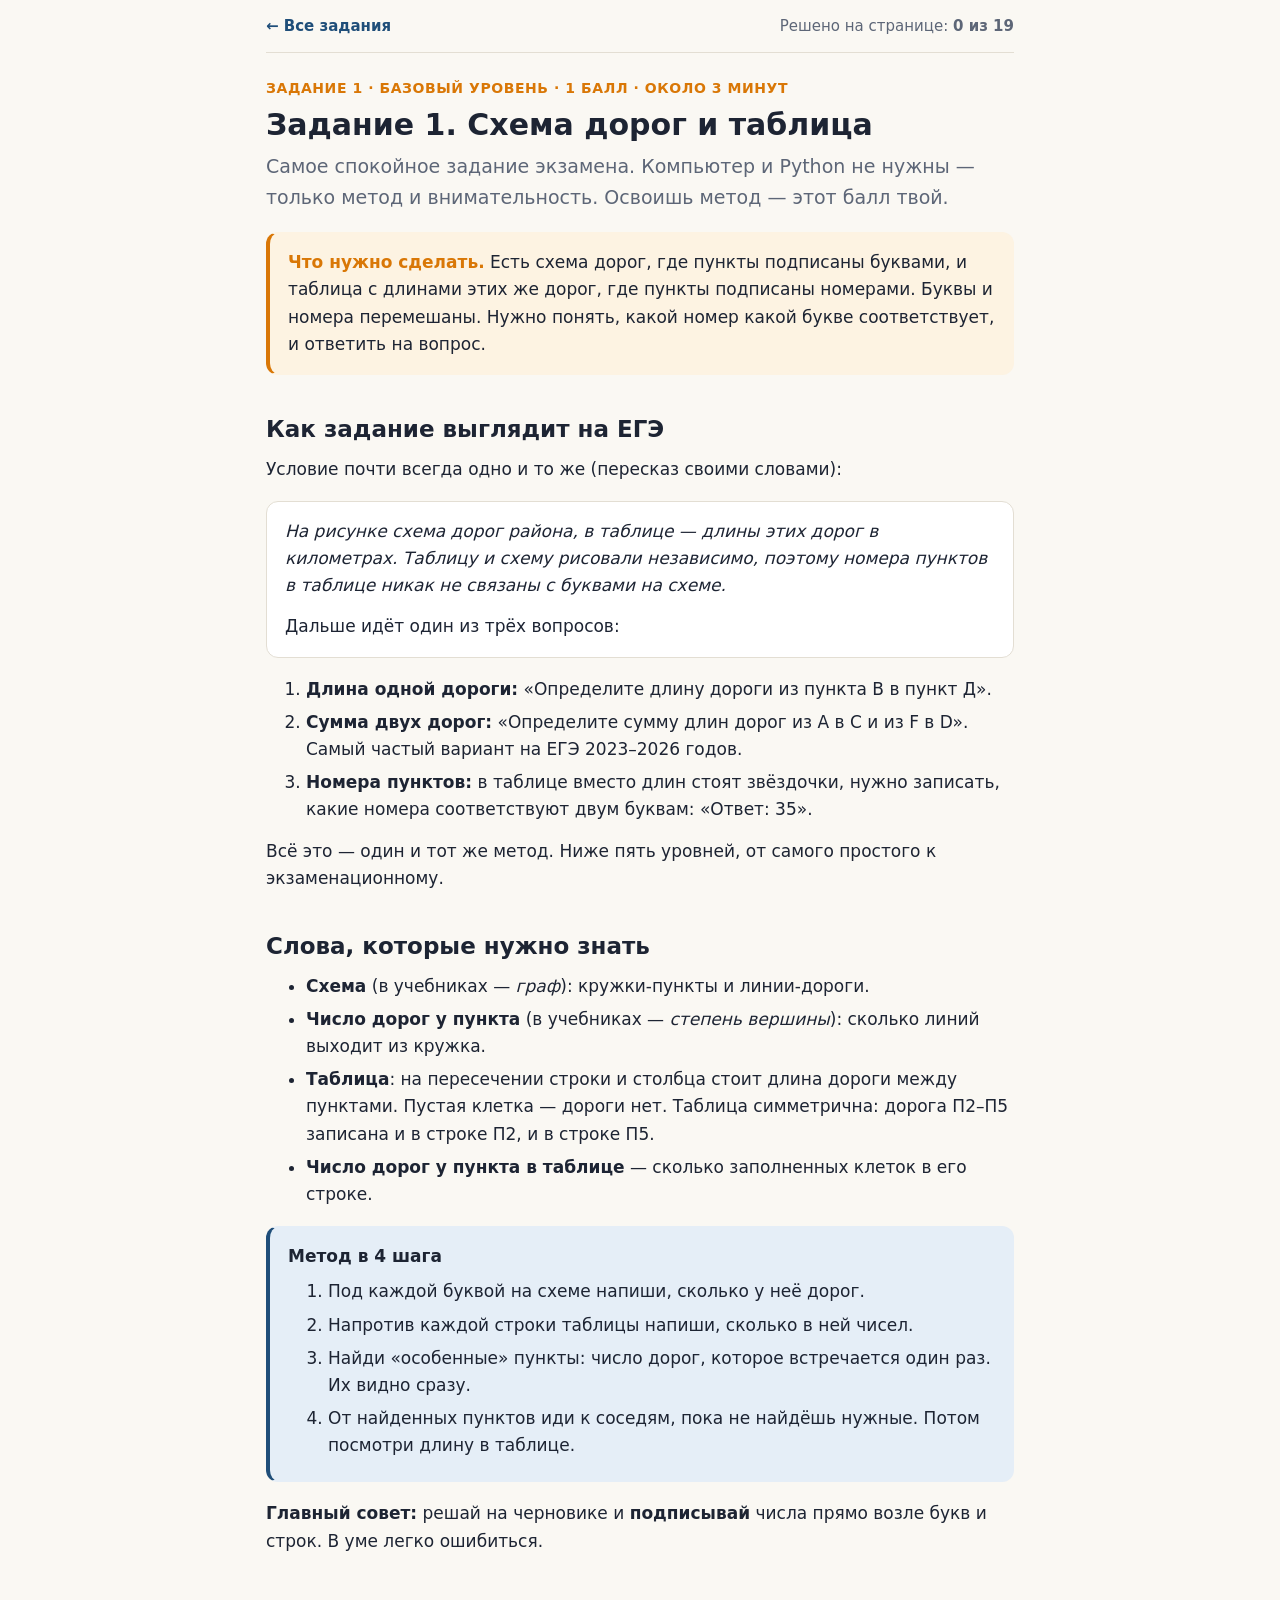
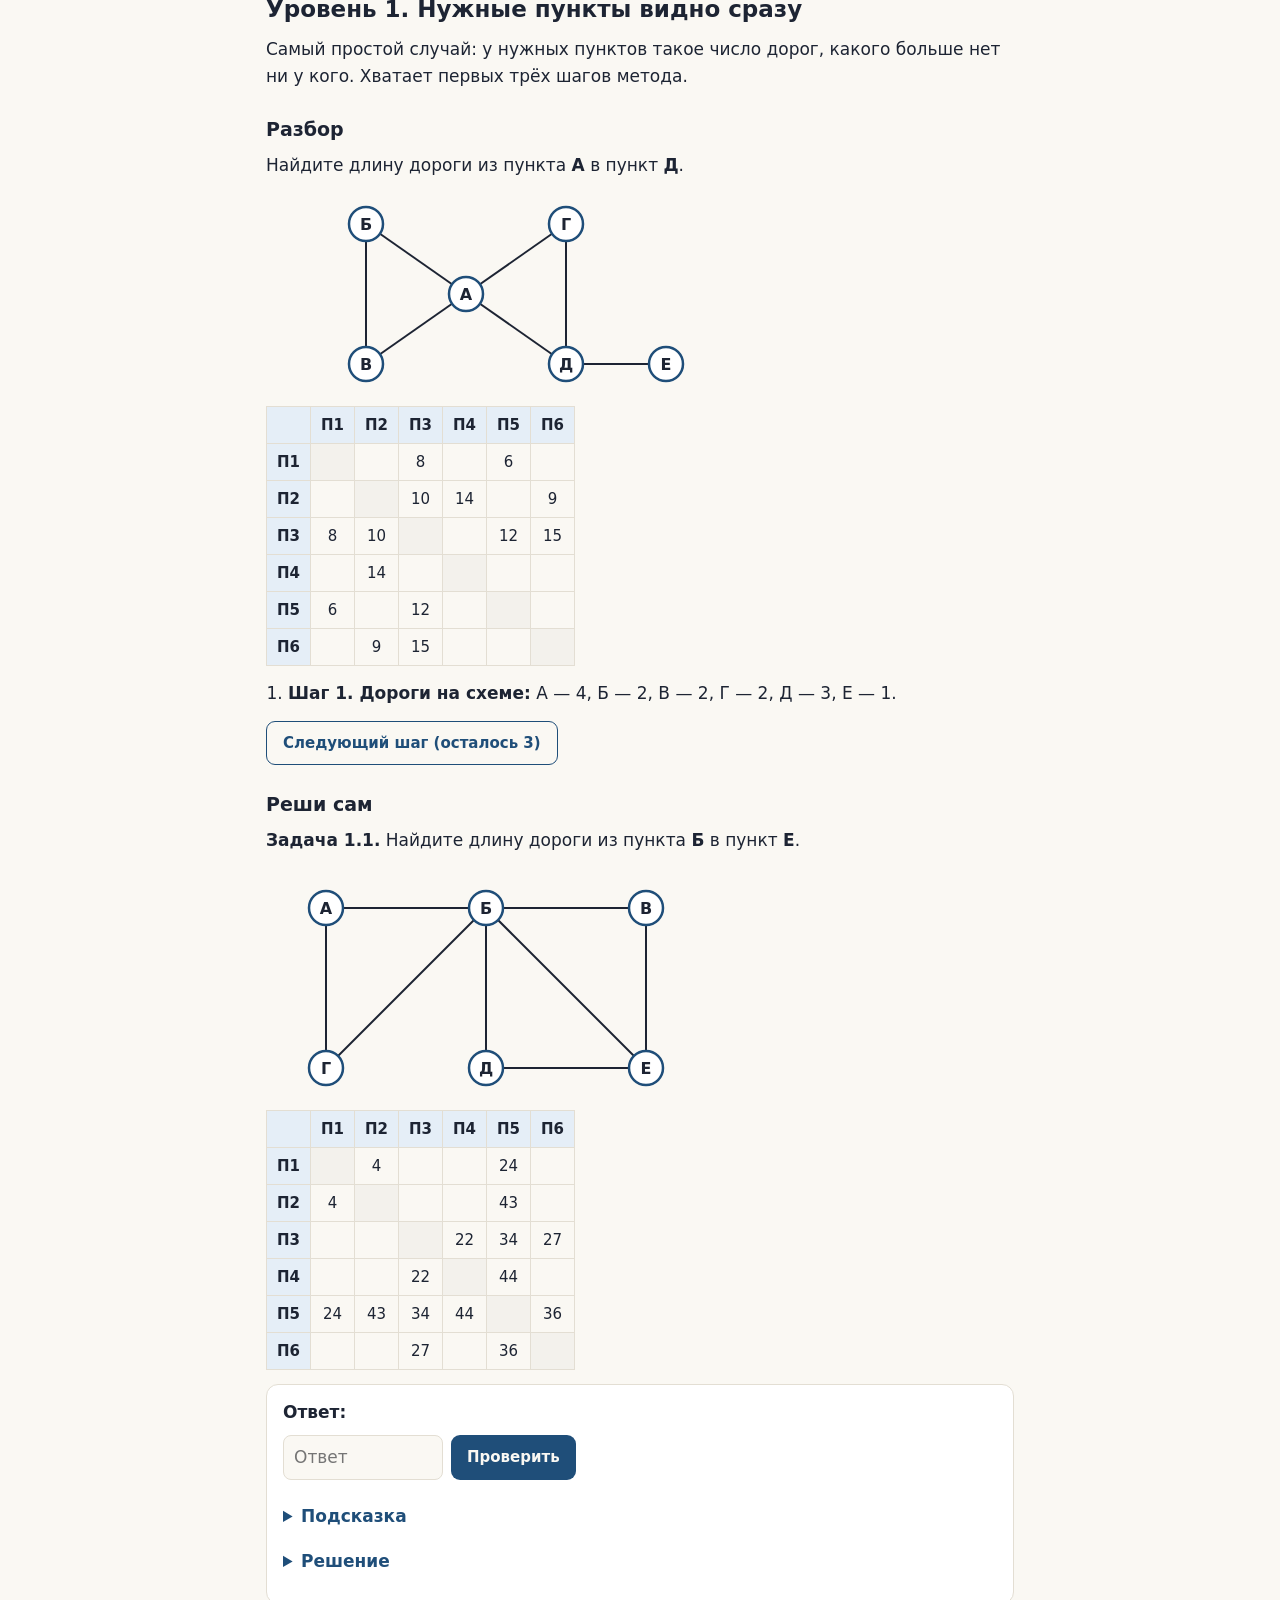
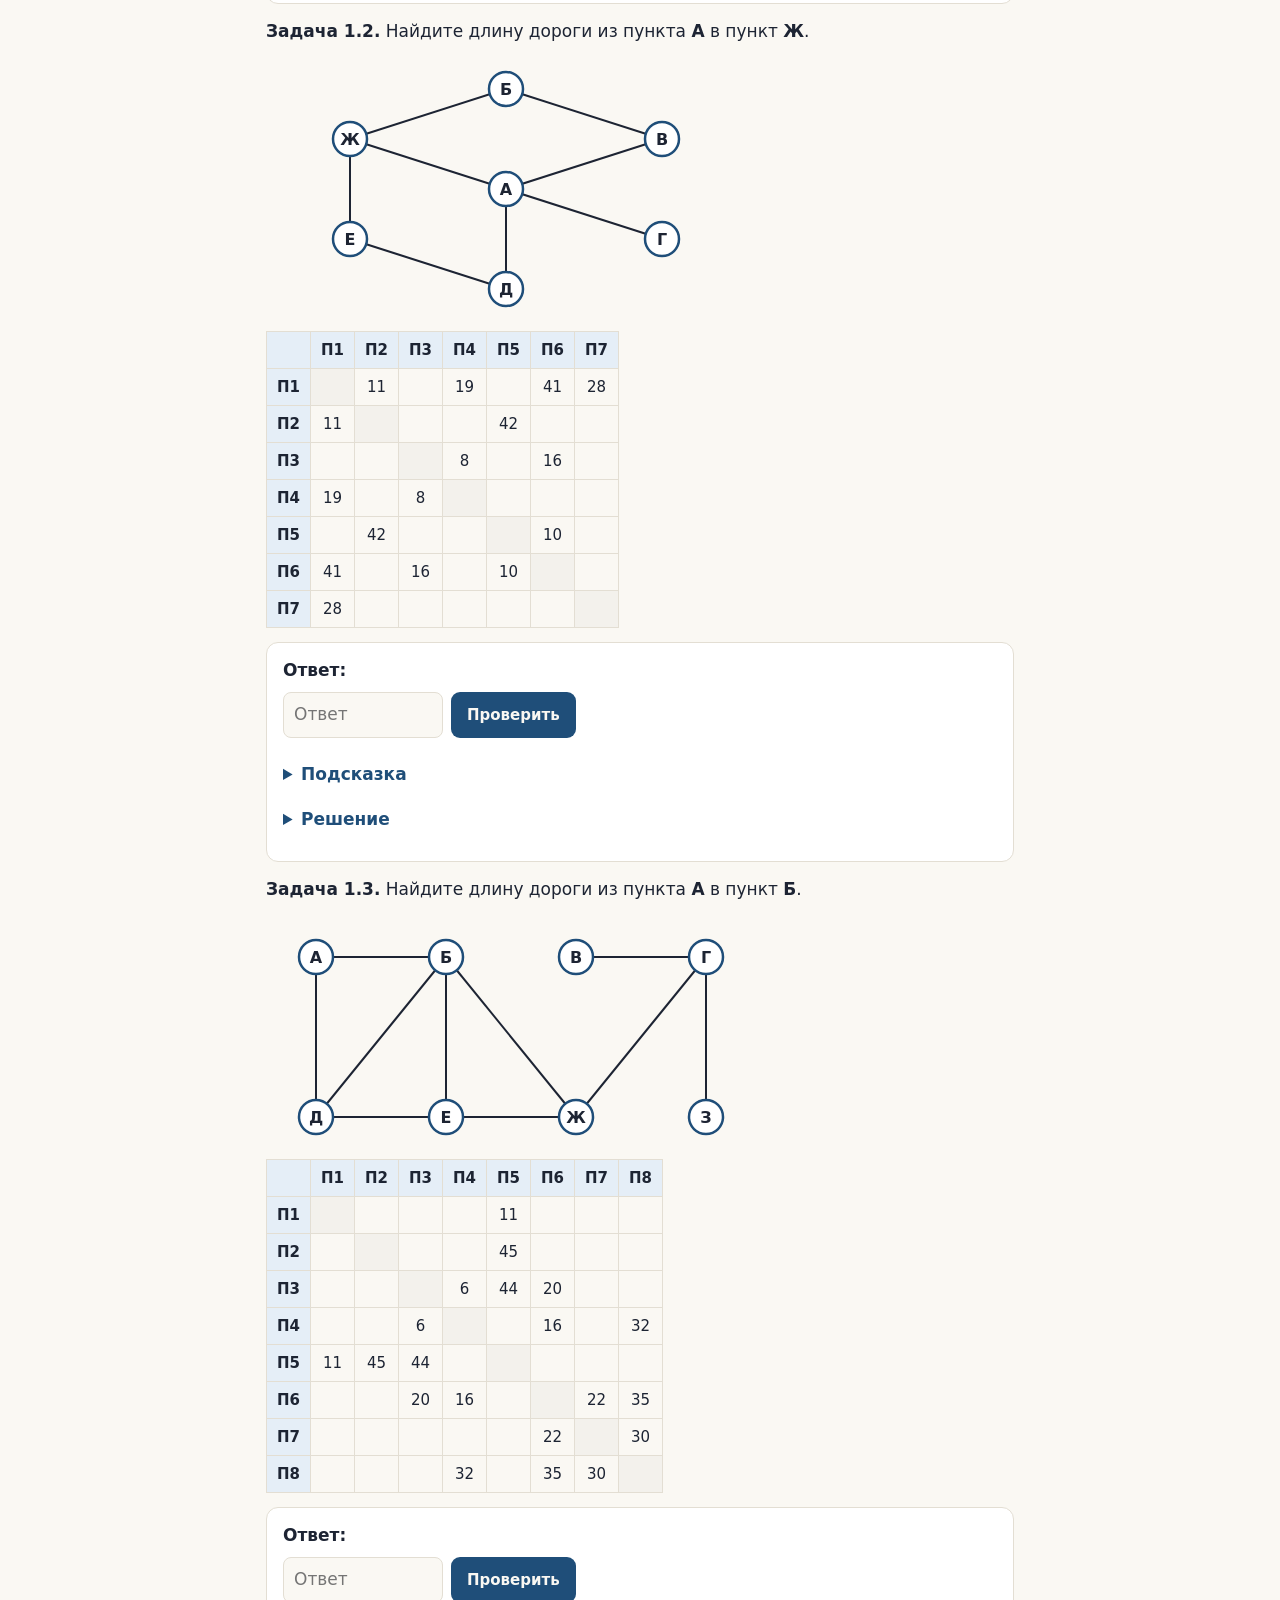
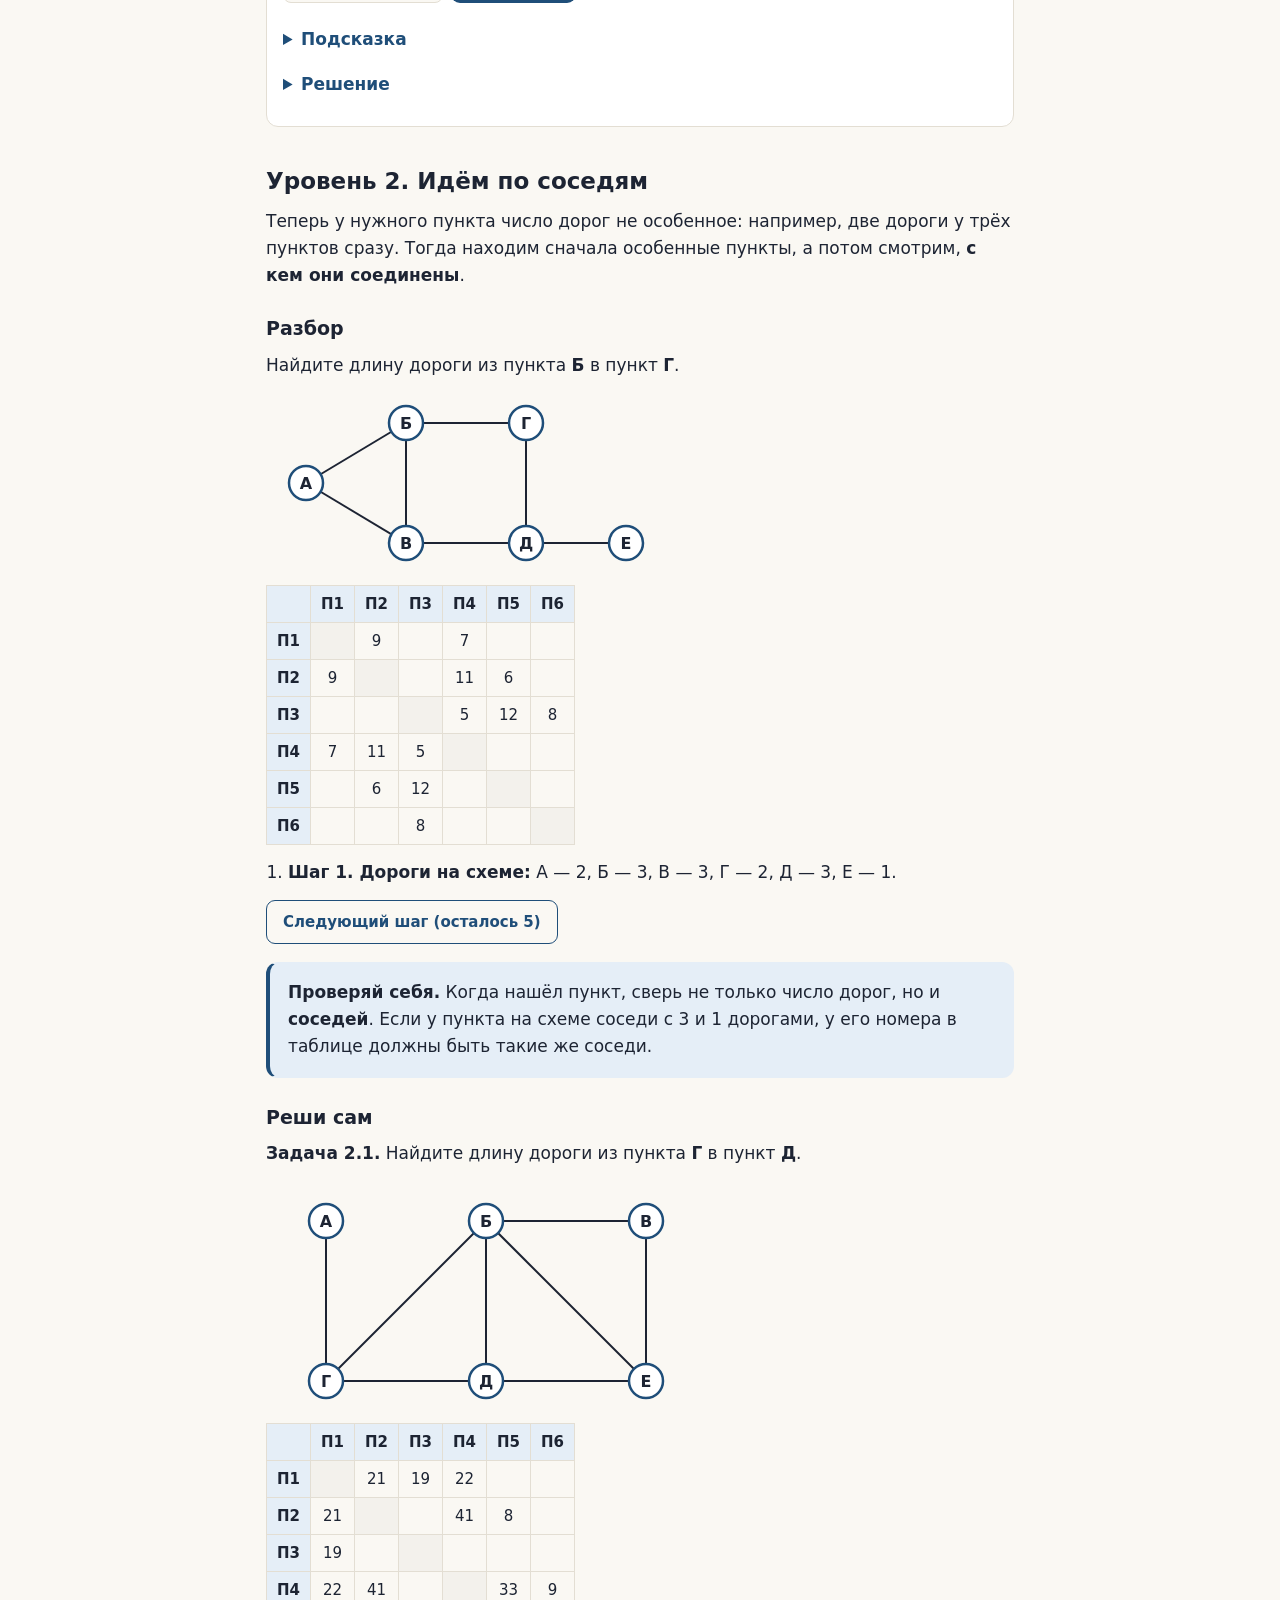
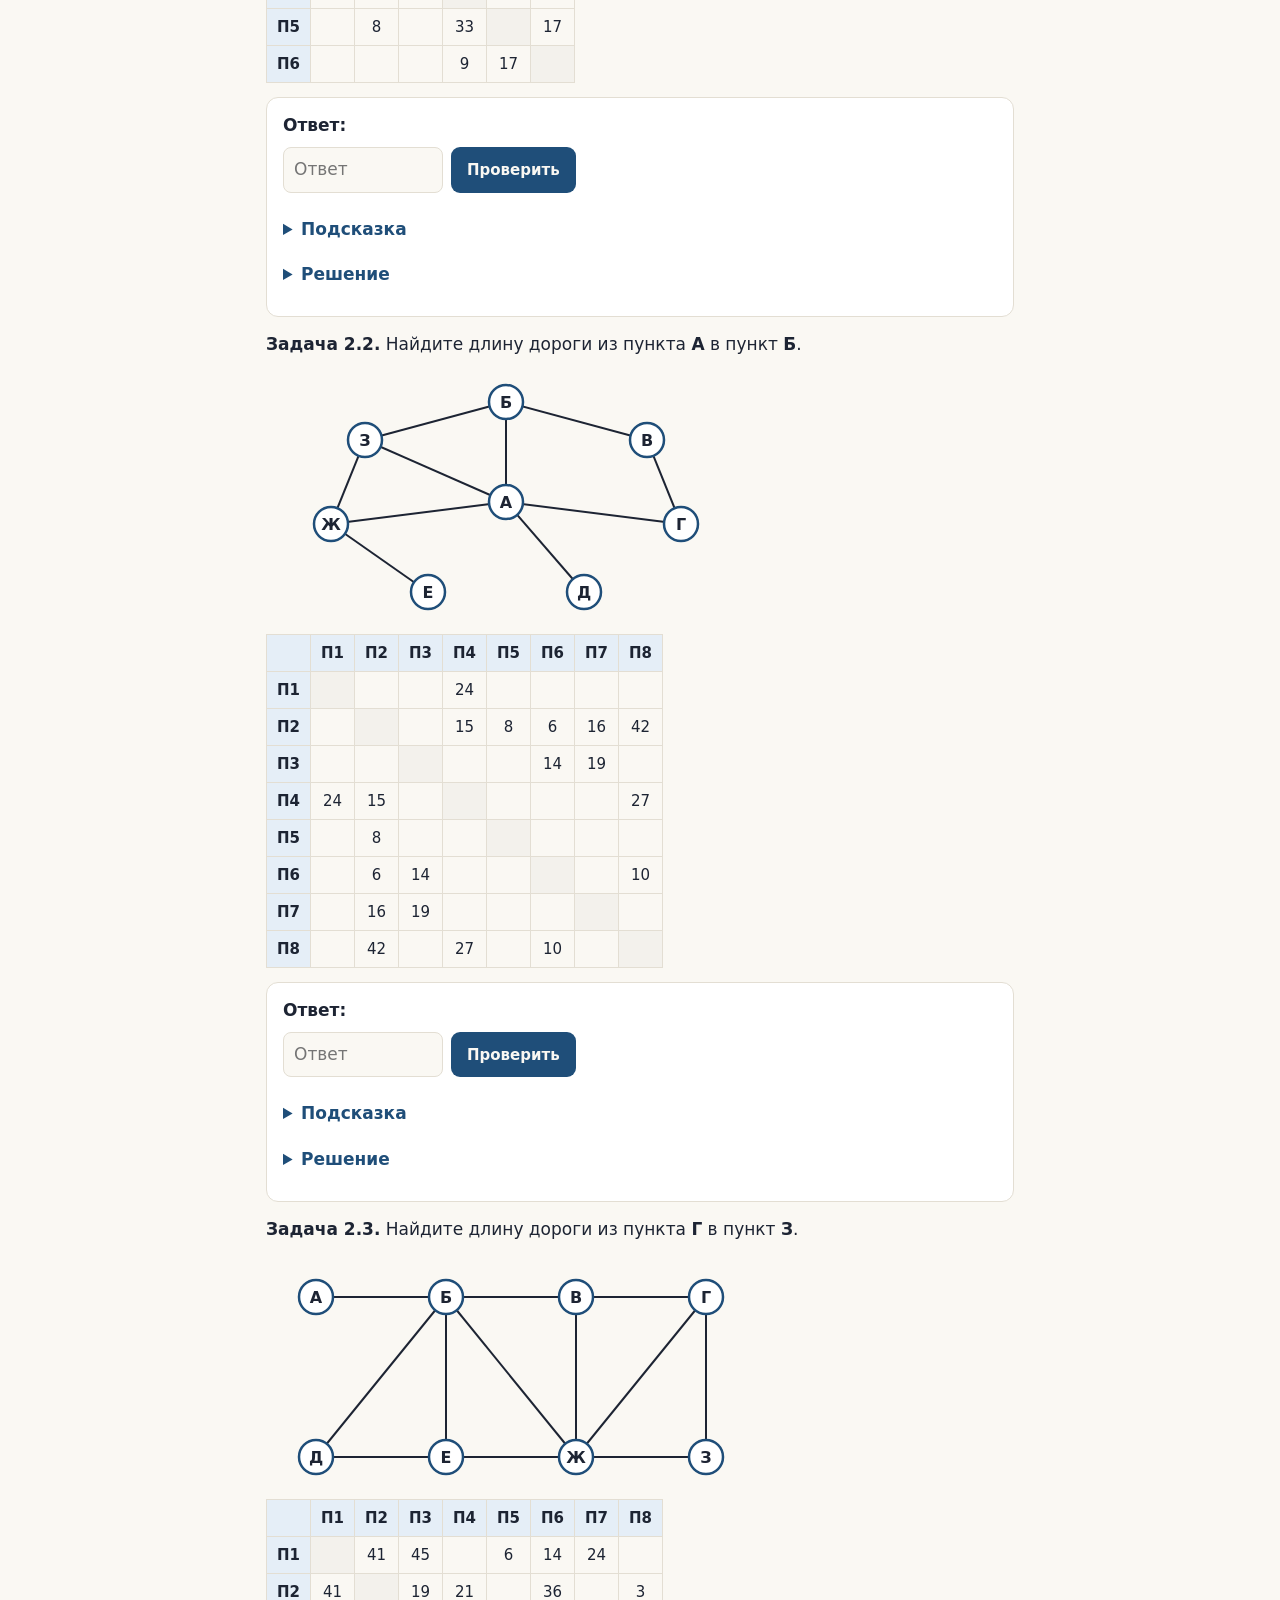
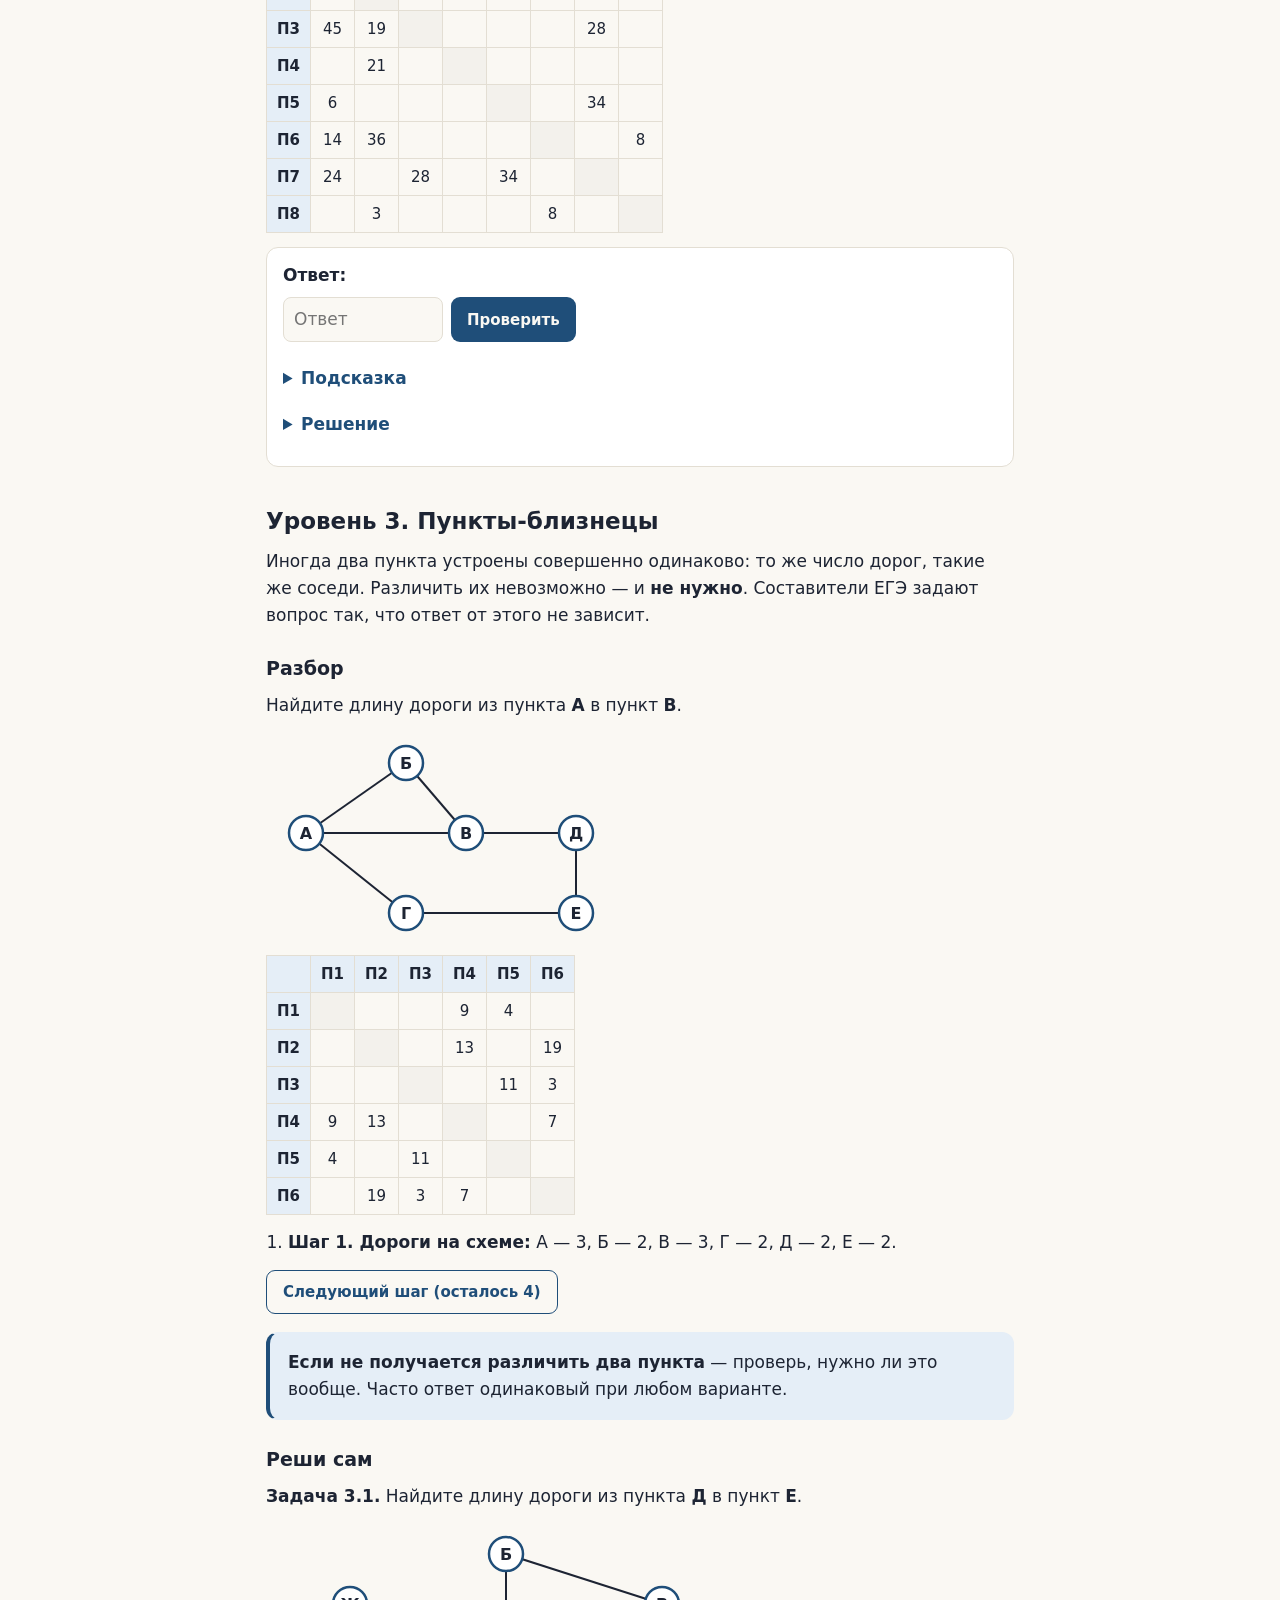
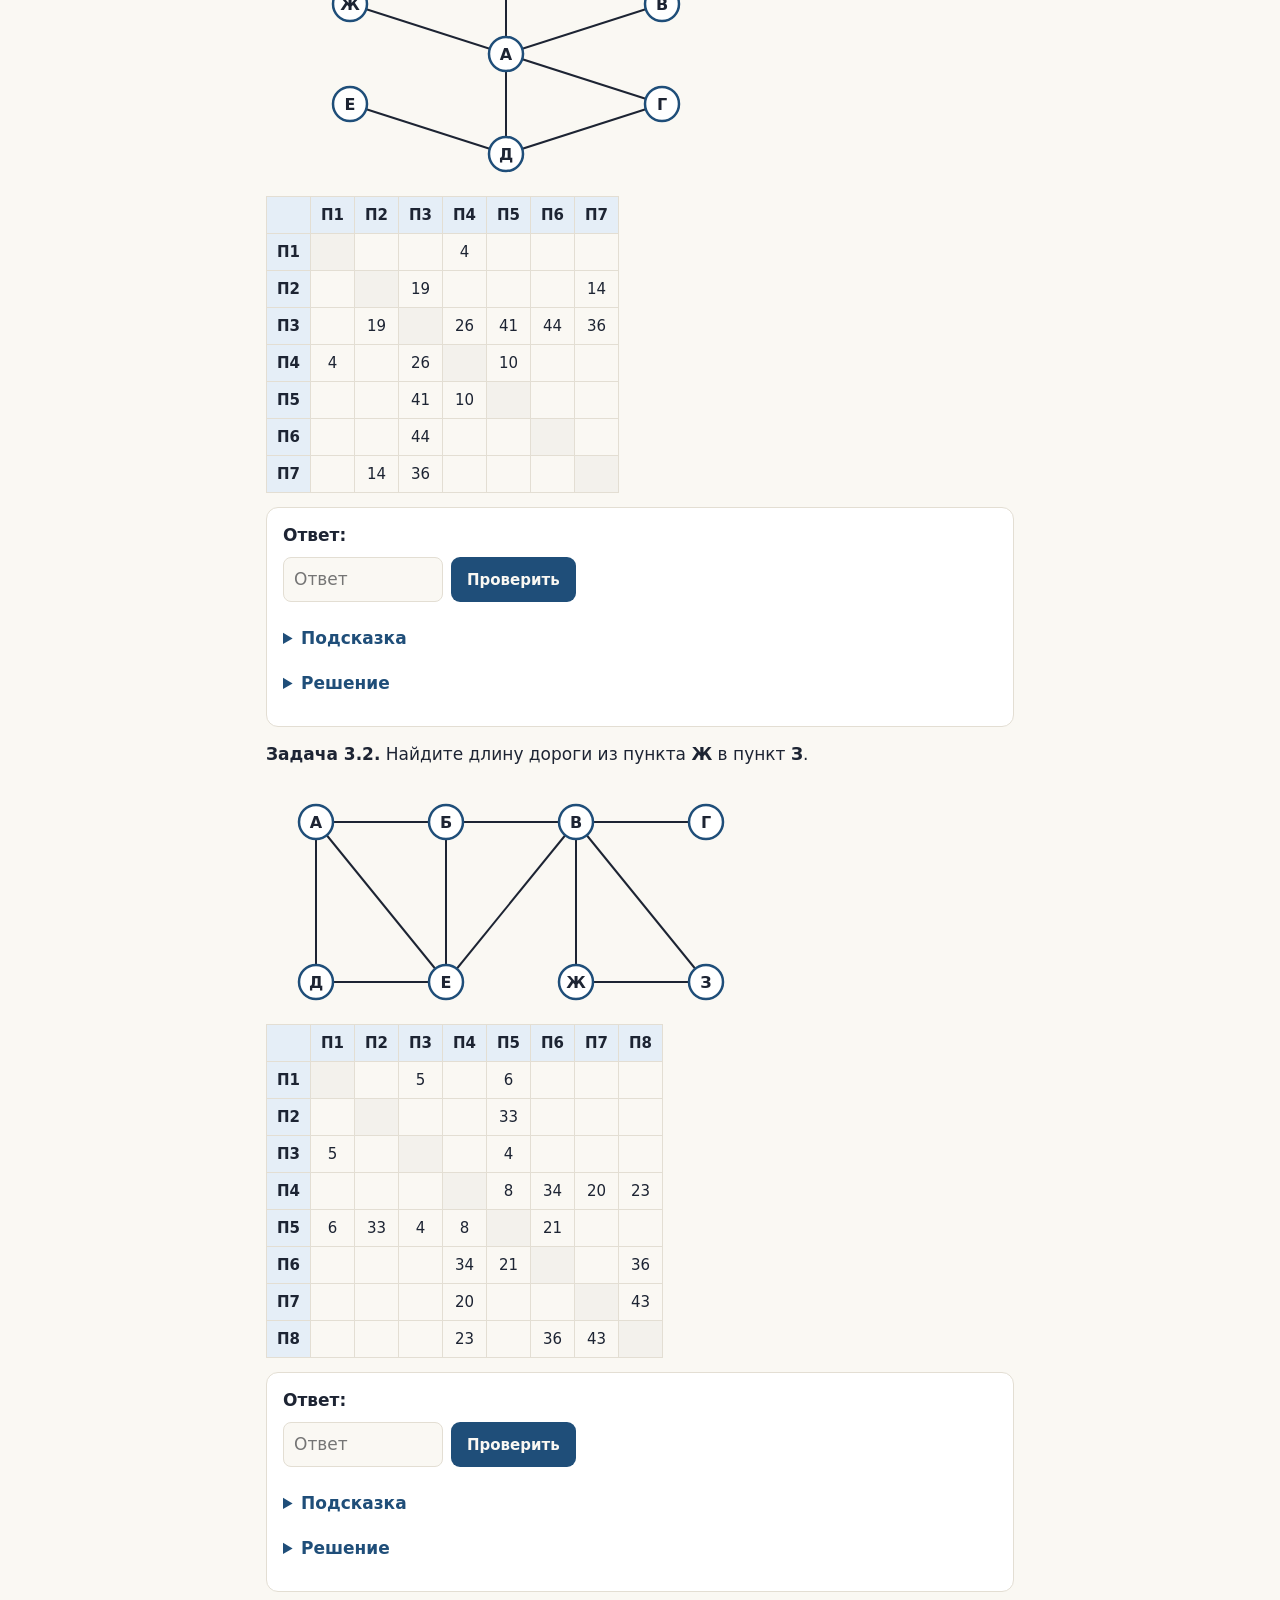
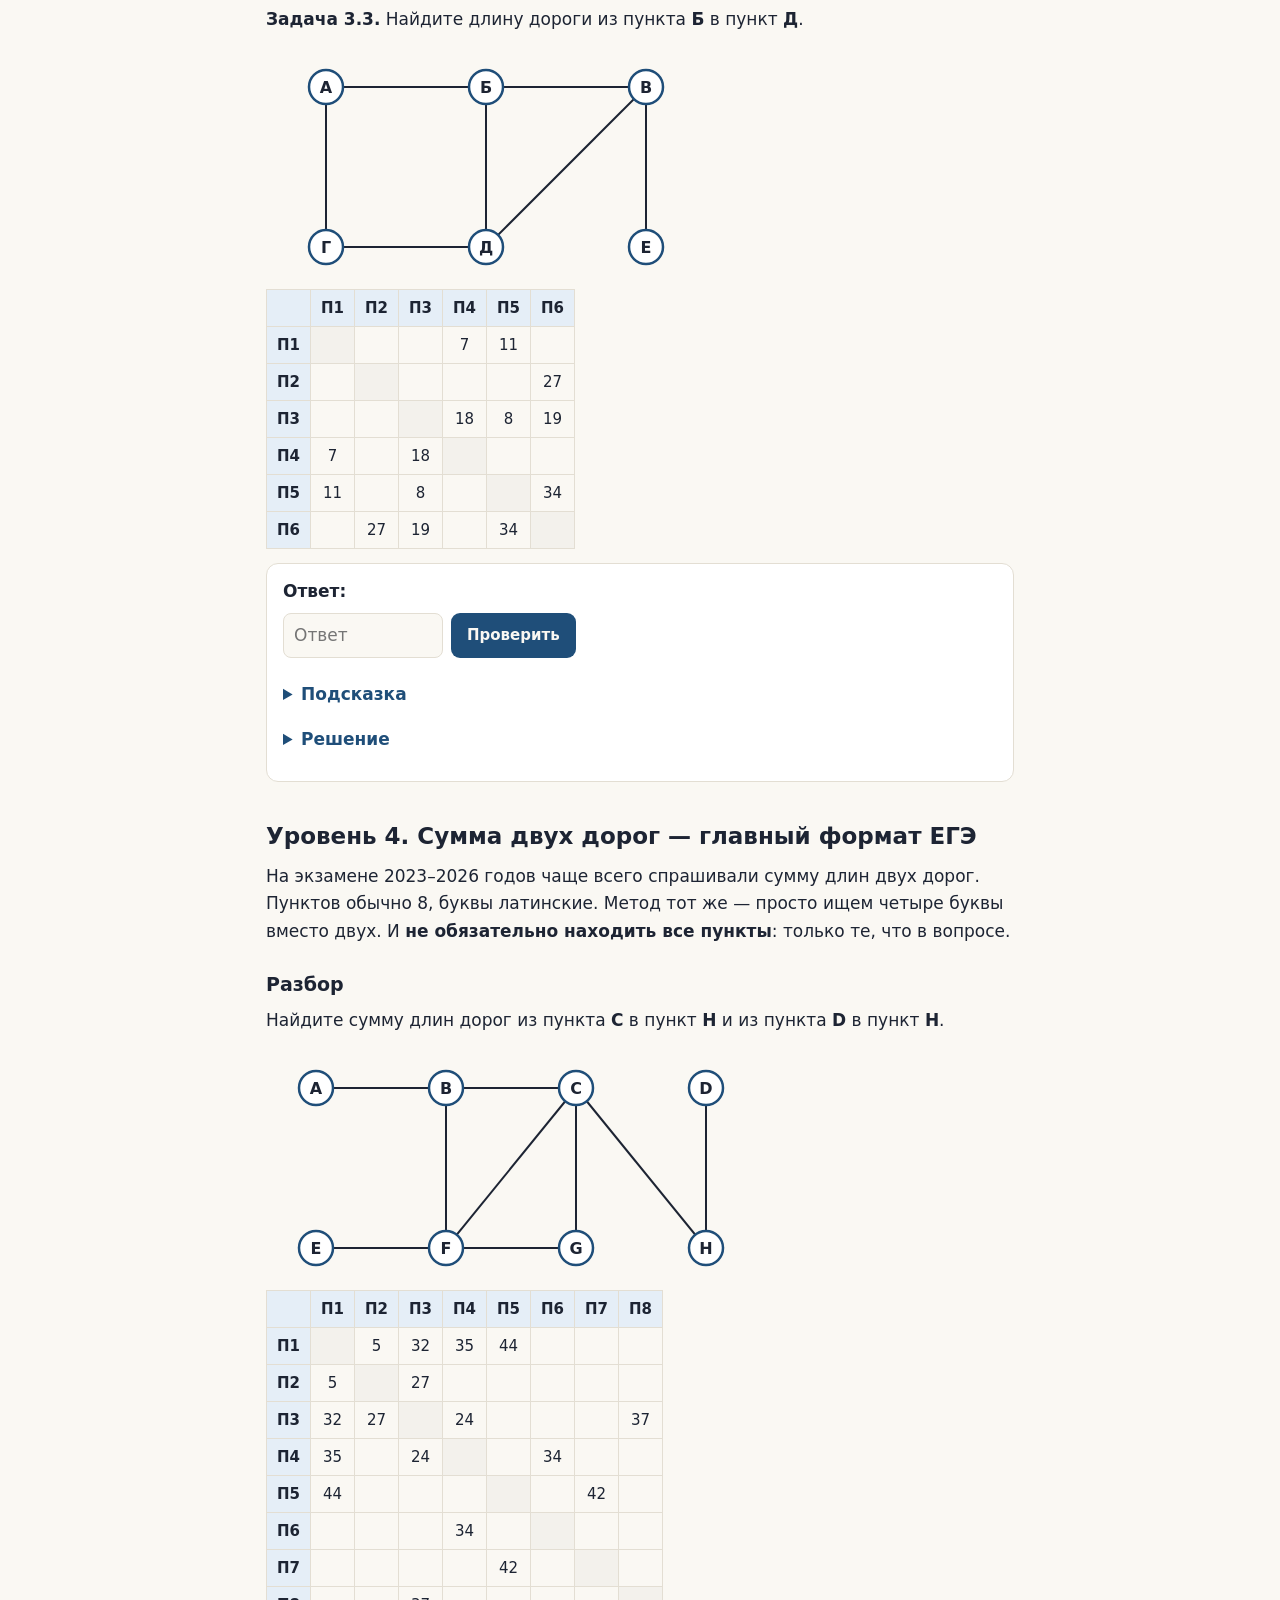
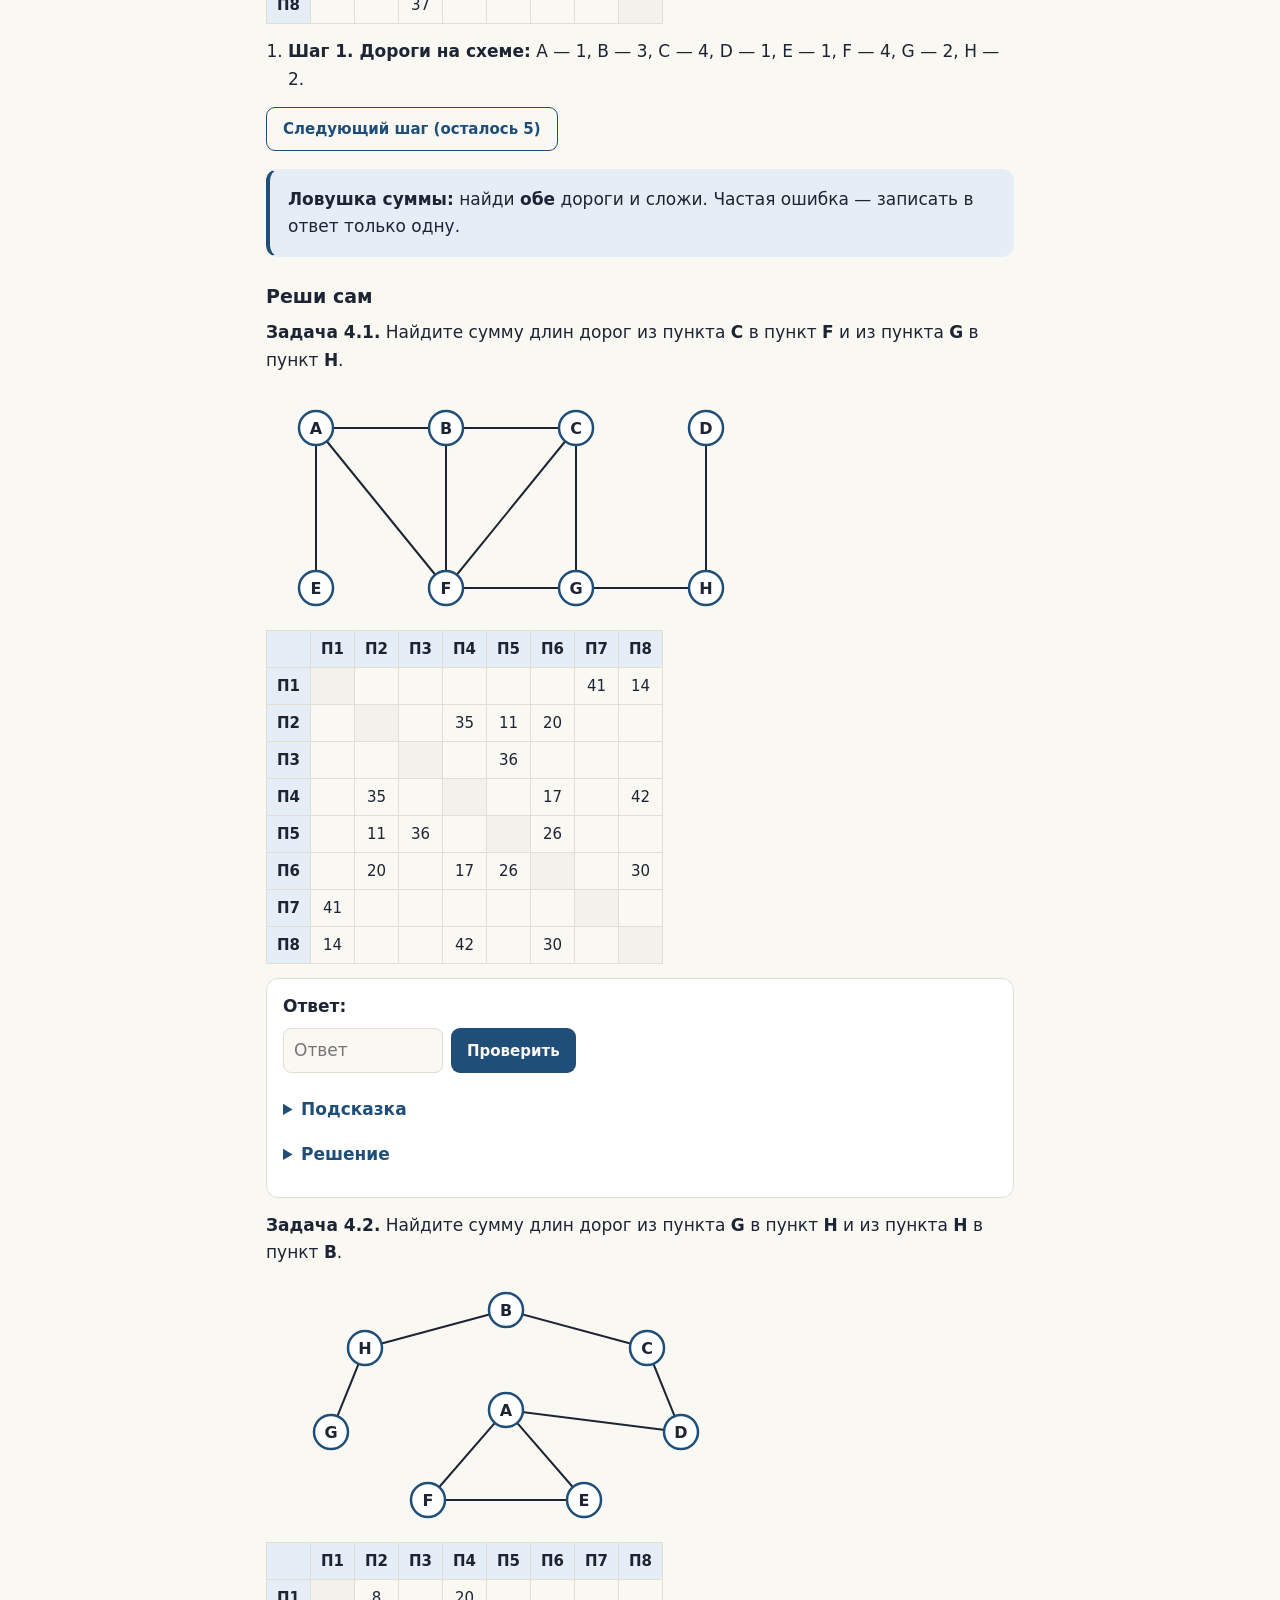
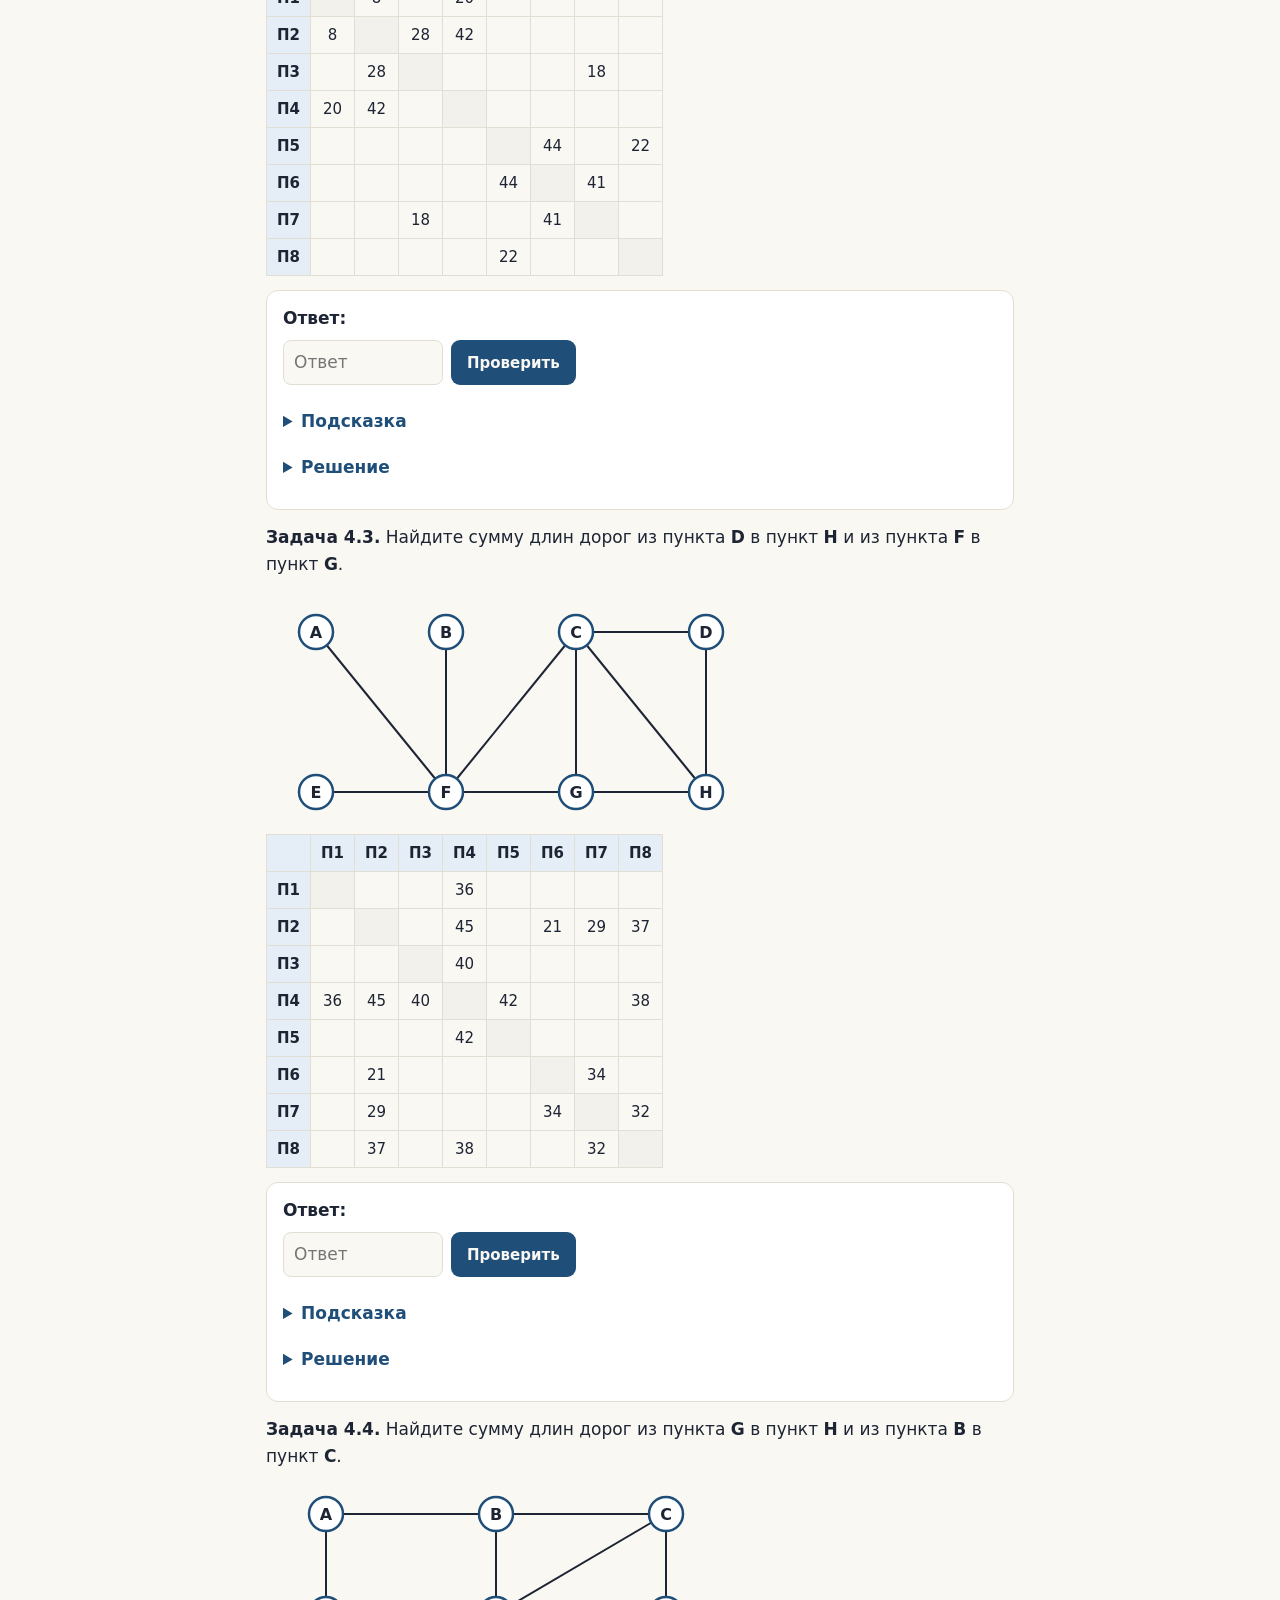
<file: task-01.html>
<!doctype html>
<html lang="ru">
<head>
<meta charset="utf-8">
<meta name="viewport" content="width=device-width, initial-scale=1">
<title>Задание 1 · Схема дорог и таблица</title>
<link rel="stylesheet" href="style.css">
<link rel="icon" href="data:image/svg+xml,%3Csvg xmlns=%22http://www.w3.org/2000/svg%22 viewBox=%220 0 100 100%22%3E%3Ctext y=%22.9em%22 font-size=%2290%22%3E🐍%3C/text%3E%3C/svg%3E">
</head>
<body>
<div class="wrap">

<div class="top"><a href="index.html">← Все задания</a><span class="where">Решено на странице: <b class="progress">0</b></span></div>

<div class="kicker">Задание 1 · базовый уровень · 1 балл · около 3 минут</div>
<h1>Задание 1. Схема дорог и таблица</h1>
<p class="lead">Самое спокойное задание экзамена. Компьютер и Python не нужны — только метод и внимательность. Освоишь метод — этот балл твой.</p>

<div class="box why">
  <b>Что нужно сделать.</b> Есть схема дорог, где пункты подписаны буквами, и таблица с длинами этих же дорог, где пункты подписаны номерами. Буквы и номера перемешаны. Нужно понять, какой номер какой букве соответствует, и ответить на вопрос.
</div>

<h2>Как задание выглядит на ЕГЭ</h2>
<p>Условие почти всегда одно и то же (пересказ своими словами):</p>
<div class="box">
  <p><i>На рисунке схема дорог района, в таблице — длины этих дорог в километрах. Таблицу и схему рисовали независимо, поэтому номера пунктов в таблице никак не связаны с буквами на схеме.</i></p>
  <p style="margin:0">Дальше идёт один из трёх вопросов:</p>
</div>
<ol>
  <li><b>Длина одной дороги:</b> «Определите длину дороги из пункта В в пункт Д».</li>
  <li><b>Сумма двух дорог:</b> «Определите сумму длин дорог из A в C и из F в D». Самый частый вариант на ЕГЭ 2023–2026 годов.</li>
  <li><b>Номера пунктов:</b> в таблице вместо длин стоят звёздочки, нужно записать, какие номера соответствуют двум буквам: «Ответ: 35».</li>
</ol>
<p>Всё это — один и тот же метод. Ниже пять уровней, от самого простого к экзаменационному.</p>

<h2>Слова, которые нужно знать</h2>
<ul>
  <li><b>Схема</b> (в учебниках — <i>граф</i>): кружки-пункты и линии-дороги.</li>
  <li><b>Число дорог у пункта</b> (в учебниках — <i>степень вершины</i>): сколько линий выходит из кружка.</li>
  <li><b>Таблица</b>: на пересечении строки и столбца стоит длина дороги между пунктами. Пустая клетка — дороги нет. Таблица симметрична: дорога П2–П5 записана и в строке П2, и в строке П5.</li>
  <li><b>Число дорог у пункта в таблице</b> — сколько заполненных клеток в его строке.</li>
</ul>

<div class="box remember">
  <b>Метод в 4 шага</b>
  <ol style="margin:8px 0 0">
    <li>Под каждой буквой на схеме напиши, сколько у неё дорог.</li>
    <li>Напротив каждой строки таблицы напиши, сколько в ней чисел.</li>
    <li>Найди «особенные» пункты: число дорог, которое встречается один раз. Их видно сразу.</li>
    <li>От найденных пунктов иди к соседям, пока не найдёшь нужные. Потом посмотри длину в таблице.</li>
  </ol>
</div>
<p><b>Главный совет:</b> решай на черновике и <b>подписывай</b> числа прямо возле букв и строк. В уме легко ошибиться.</p>

<!-- ================= УРОВЕНЬ 1 ================= -->
<h2>Уровень 1. Нужные пункты видно сразу</h2>
<p>Самый простой случай: у нужных пунктов такое число дорог, какого больше нет ни у кого. Хватает первых трёх шагов метода.</p>
<h3>Разбор</h3>
<p>Найдите длину дороги из пункта <b>А</b> в пункт <b>Д</b>.</p>
<svg class="graph" viewBox="0 0 440 200" width="440" role="img" aria-label="Схема дорог: А–Б, А–В, А–Г, А–Д, Б–В, Г–Д, Д–Е">
<line x1="200" y1="100" x2="100" y2="30"/>
<line x1="200" y1="100" x2="100" y2="170"/>
<line x1="200" y1="100" x2="300" y2="30"/>
<line x1="200" y1="100" x2="300" y2="170"/>
<line x1="100" y1="30" x2="100" y2="170"/>
<line x1="300" y1="30" x2="300" y2="170"/>
<line x1="300" y1="170" x2="400" y2="170"/>
<circle cx="200" cy="100" r="17"/><text x="200" y="100">А</text>
<circle cx="100" cy="30" r="17"/><text x="100" y="30">Б</text>
<circle cx="100" cy="170" r="17"/><text x="100" y="170">В</text>
<circle cx="300" cy="30" r="17"/><text x="300" y="30">Г</text>
<circle cx="300" cy="170" r="17"/><text x="300" y="170">Д</text>
<circle cx="400" cy="170" r="17"/><text x="400" y="170">Е</text>
</svg>
<div class="tbl"><table>
<tr><th></th><th>П1</th><th>П2</th><th>П3</th><th>П4</th><th>П5</th><th>П6</th></tr>
<tr><th>П1</th><td class="x"></td><td></td><td>8</td><td></td><td>6</td><td></td></tr>
<tr><th>П2</th><td></td><td class="x"></td><td>10</td><td>14</td><td></td><td>9</td></tr>
<tr><th>П3</th><td>8</td><td>10</td><td class="x"></td><td></td><td>12</td><td>15</td></tr>
<tr><th>П4</th><td></td><td>14</td><td></td><td class="x"></td><td></td><td></td></tr>
<tr><th>П5</th><td>6</td><td></td><td>12</td><td></td><td class="x"></td><td></td></tr>
<tr><th>П6</th><td></td><td>9</td><td>15</td><td></td><td></td><td class="x"></td></tr>
</table></div>
<div class="steps"><ol>
  <li><b>Шаг 1. Дороги на схеме:</b> А — 4, Б — 2, В — 2, Г — 2, Д — 3, Е — 1.</li>
  <li><b>Шаг 2. Числа в строках таблицы:</b> П1 — 2, П2 — 3, П3 — 4, П4 — 1, П5 — 2, П6 — 2.</li>
  <li><b>Шаг 3.</b> Четыре дороги только у А и только у П3: <b>А = П3</b>. Три дороги только у Д и только у П2: <b>Д = П2</b>.</li>
  <li><b>Ответ.</b> Дорога А–Д — это П3–П2. На пересечении строки П3 и столбца П2 стоит <b>10</b>.</li>
</ol></div>
<h3>Реши сам</h3>
<div class="problem">
<p><b>Задача 1.1.</b> Найдите длину дороги из пункта <b>Б</b> в пункт <b>Е</b>.</p>
<svg class="graph" viewBox="0 0 420 230" width="420" role="img" aria-label="Схема дорог: Б–Д, А–Б, Б–В, В–Е, Б–Г, Д–Е, А–Г, Б–Е">
<line x1="220" y1="40" x2="220" y2="200"/>
<line x1="60" y1="40" x2="220" y2="40"/>
<line x1="220" y1="40" x2="380" y2="40"/>
<line x1="380" y1="40" x2="380" y2="200"/>
<line x1="220" y1="40" x2="60" y2="200"/>
<line x1="220" y1="200" x2="380" y2="200"/>
<line x1="60" y1="40" x2="60" y2="200"/>
<line x1="220" y1="40" x2="380" y2="200"/>
<circle cx="60" cy="40" r="17"/><text x="60" y="40">А</text>
<circle cx="220" cy="40" r="17"/><text x="220" y="40">Б</text>
<circle cx="380" cy="40" r="17"/><text x="380" y="40">В</text>
<circle cx="60" cy="200" r="17"/><text x="60" y="200">Г</text>
<circle cx="220" cy="200" r="17"/><text x="220" y="200">Д</text>
<circle cx="380" cy="200" r="17"/><text x="380" y="200">Е</text>
</svg>
<div class="tbl"><table>
<tr><th></th><th>П1</th><th>П2</th><th>П3</th><th>П4</th><th>П5</th><th>П6</th></tr>
<tr><th>П1</th><td class="x"></td><td>4</td><td></td><td></td><td>24</td><td></td></tr>
<tr><th>П2</th><td>4</td><td class="x"></td><td></td><td></td><td>43</td><td></td></tr>
<tr><th>П3</th><td></td><td></td><td class="x"></td><td>22</td><td>34</td><td>27</td></tr>
<tr><th>П4</th><td></td><td></td><td>22</td><td class="x"></td><td>44</td><td></td></tr>
<tr><th>П5</th><td>24</td><td>43</td><td>34</td><td>44</td><td class="x"></td><td>36</td></tr>
<tr><th>П6</th><td></td><td></td><td>27</td><td></td><td>36</td><td class="x"></td></tr>
</table></div>
<div class="answer" data-answer="34"><b>Ответ:</b>
<details class="hint"><summary>Подсказка</summary><div>Дорог у пунктов на схеме: А — 2, Б — 5, В — 2, Г — 2, Д — 2, Е — 3.<br>Чисел в строках таблицы: П1 — 2, П2 — 2, П3 — 3, П4 — 2, П5 — 5, П6 — 2.</div></details>
<details class="hint"><summary>Решение</summary><div>Б = П5; Е = П3. Часть пунктов — «близнецы», их нельзя различить, но ответ от этого не меняется. Ответ: <b>34</b>.</div></details>
</div>
</div>
<div class="problem">
<p><b>Задача 1.2.</b> Найдите длину дороги из пункта <b>А</b> в пункт <b>Ж</b>.</p>
<svg class="graph" viewBox="0 0 436 260" width="436" role="img" aria-label="Схема дорог: А–В, А–Д, Б–В, А–Ж, А–Г, Е–Ж, Д–Е, Ж–Б">
<line x1="240" y1="130" x2="396" y2="80"/>
<line x1="240" y1="130" x2="240" y2="230"/>
<line x1="240" y1="30" x2="396" y2="80"/>
<line x1="240" y1="130" x2="84" y2="80"/>
<line x1="240" y1="130" x2="396" y2="180"/>
<line x1="84" y1="180" x2="84" y2="80"/>
<line x1="240" y1="230" x2="84" y2="180"/>
<line x1="84" y1="80" x2="240" y2="30"/>
<circle cx="240" cy="130" r="17"/><text x="240" y="130">А</text>
<circle cx="240" cy="30" r="17"/><text x="240" y="30">Б</text>
<circle cx="396" cy="80" r="17"/><text x="396" y="80">В</text>
<circle cx="396" cy="180" r="17"/><text x="396" y="180">Г</text>
<circle cx="240" cy="230" r="17"/><text x="240" y="230">Д</text>
<circle cx="84" cy="180" r="17"/><text x="84" y="180">Е</text>
<circle cx="84" cy="80" r="17"/><text x="84" y="80">Ж</text>
</svg>
<div class="tbl"><table>
<tr><th></th><th>П1</th><th>П2</th><th>П3</th><th>П4</th><th>П5</th><th>П6</th><th>П7</th></tr>
<tr><th>П1</th><td class="x"></td><td>11</td><td></td><td>19</td><td></td><td>41</td><td>28</td></tr>
<tr><th>П2</th><td>11</td><td class="x"></td><td></td><td></td><td>42</td><td></td><td></td></tr>
<tr><th>П3</th><td></td><td></td><td class="x"></td><td>8</td><td></td><td>16</td><td></td></tr>
<tr><th>П4</th><td>19</td><td></td><td>8</td><td class="x"></td><td></td><td></td><td></td></tr>
<tr><th>П5</th><td></td><td>42</td><td></td><td></td><td class="x"></td><td>10</td><td></td></tr>
<tr><th>П6</th><td>41</td><td></td><td>16</td><td></td><td>10</td><td class="x"></td><td></td></tr>
<tr><th>П7</th><td>28</td><td></td><td></td><td></td><td></td><td></td><td class="x"></td></tr>
</table></div>
<div class="answer" data-answer="41"><b>Ответ:</b>
<details class="hint"><summary>Подсказка</summary><div>Дорог у пунктов на схеме: А — 4, Б — 2, В — 2, Г — 1, Д — 2, Е — 2, Ж — 3.<br>Чисел в строках таблицы: П1 — 4, П2 — 2, П3 — 2, П4 — 2, П5 — 2, П6 — 3, П7 — 1.</div></details>
<details class="hint"><summary>Решение</summary><div>А = П1; Ж = П6. Часть пунктов — «близнецы», их нельзя различить, но ответ от этого не меняется. Ответ: <b>41</b>.</div></details>
</div>
</div>
<div class="problem">
<p><b>Задача 1.3.</b> Найдите длину дороги из пункта <b>А</b> в пункт <b>Б</b>.</p>
<svg class="graph" viewBox="0 0 480 230" width="480" role="img" aria-label="Схема дорог: Б–Ж, Б–Е, А–Д, А–Б, Б–Д, Е–Ж, Г–З, Г–Ж, В–Г, Д–Е">
<line x1="180" y1="40" x2="310" y2="200"/>
<line x1="180" y1="40" x2="180" y2="200"/>
<line x1="50" y1="40" x2="50" y2="200"/>
<line x1="50" y1="40" x2="180" y2="40"/>
<line x1="180" y1="40" x2="50" y2="200"/>
<line x1="180" y1="200" x2="310" y2="200"/>
<line x1="440" y1="40" x2="440" y2="200"/>
<line x1="440" y1="40" x2="310" y2="200"/>
<line x1="310" y1="40" x2="440" y2="40"/>
<line x1="50" y1="200" x2="180" y2="200"/>
<circle cx="50" cy="40" r="17"/><text x="50" y="40">А</text>
<circle cx="180" cy="40" r="17"/><text x="180" y="40">Б</text>
<circle cx="310" cy="40" r="17"/><text x="310" y="40">В</text>
<circle cx="440" cy="40" r="17"/><text x="440" y="40">Г</text>
<circle cx="50" cy="200" r="17"/><text x="50" y="200">Д</text>
<circle cx="180" cy="200" r="17"/><text x="180" y="200">Е</text>
<circle cx="310" cy="200" r="17"/><text x="310" y="200">Ж</text>
<circle cx="440" cy="200" r="17"/><text x="440" y="200">З</text>
</svg>
<div class="tbl"><table>
<tr><th></th><th>П1</th><th>П2</th><th>П3</th><th>П4</th><th>П5</th><th>П6</th><th>П7</th><th>П8</th></tr>
<tr><th>П1</th><td class="x"></td><td></td><td></td><td></td><td>11</td><td></td><td></td><td></td></tr>
<tr><th>П2</th><td></td><td class="x"></td><td></td><td></td><td>45</td><td></td><td></td><td></td></tr>
<tr><th>П3</th><td></td><td></td><td class="x"></td><td>6</td><td>44</td><td>20</td><td></td><td></td></tr>
<tr><th>П4</th><td></td><td></td><td>6</td><td class="x"></td><td></td><td>16</td><td></td><td>32</td></tr>
<tr><th>П5</th><td>11</td><td>45</td><td>44</td><td></td><td class="x"></td><td></td><td></td><td></td></tr>
<tr><th>П6</th><td></td><td></td><td>20</td><td>16</td><td></td><td class="x"></td><td>22</td><td>35</td></tr>
<tr><th>П7</th><td></td><td></td><td></td><td></td><td></td><td>22</td><td class="x"></td><td>30</td></tr>
<tr><th>П8</th><td></td><td></td><td></td><td>32</td><td></td><td>35</td><td>30</td><td class="x"></td></tr>
</table></div>
<div class="answer" data-answer="22"><b>Ответ:</b>
<details class="hint"><summary>Подсказка</summary><div>Дорог у пунктов на схеме: А — 2, Б — 4, В — 1, Г — 3, Д — 3, Е — 3, Ж — 3, З — 1.<br>Чисел в строках таблицы: П1 — 1, П2 — 1, П3 — 3, П4 — 3, П5 — 3, П6 — 4, П7 — 2, П8 — 3.</div></details>
<details class="hint"><summary>Решение</summary><div>А = П7; Б = П6. Часть пунктов — «близнецы», их нельзя различить, но ответ от этого не меняется. Ответ: <b>22</b>.</div></details>
</div>
</div>

<!-- ================= УРОВЕНЬ 2 ================= -->
<h2>Уровень 2. Идём по соседям</h2>
<p>Теперь у нужного пункта число дорог не особенное: например, две дороги у трёх пунктов сразу. Тогда находим сначала особенные пункты, а потом смотрим, <b>с кем они соединены</b>.</p>
<h3>Разбор</h3>
<p>Найдите длину дороги из пункта <b>Б</b> в пункт <b>Г</b>.</p>
<svg class="graph" viewBox="0 0 400 180" width="400" role="img" aria-label="Схема дорог: А–Б, А–В, Б–В, Б–Г, В–Д, Г–Д, Д–Е">
<line x1="40" y1="90" x2="140" y2="30"/>
<line x1="40" y1="90" x2="140" y2="150"/>
<line x1="140" y1="30" x2="140" y2="150"/>
<line x1="140" y1="30" x2="260" y2="30"/>
<line x1="140" y1="150" x2="260" y2="150"/>
<line x1="260" y1="30" x2="260" y2="150"/>
<line x1="260" y1="150" x2="360" y2="150"/>
<circle cx="40" cy="90" r="17"/><text x="40" y="90">А</text>
<circle cx="140" cy="30" r="17"/><text x="140" y="30">Б</text>
<circle cx="140" cy="150" r="17"/><text x="140" y="150">В</text>
<circle cx="260" cy="30" r="17"/><text x="260" y="30">Г</text>
<circle cx="260" cy="150" r="17"/><text x="260" y="150">Д</text>
<circle cx="360" cy="150" r="17"/><text x="360" y="150">Е</text>
</svg>
<div class="tbl"><table>
<tr><th></th><th>П1</th><th>П2</th><th>П3</th><th>П4</th><th>П5</th><th>П6</th></tr>
<tr><th>П1</th><td class="x"></td><td>9</td><td></td><td>7</td><td></td><td></td></tr>
<tr><th>П2</th><td>9</td><td class="x"></td><td></td><td>11</td><td>6</td><td></td></tr>
<tr><th>П3</th><td></td><td></td><td class="x"></td><td>5</td><td>12</td><td>8</td></tr>
<tr><th>П4</th><td>7</td><td>11</td><td>5</td><td class="x"></td><td></td><td></td></tr>
<tr><th>П5</th><td></td><td>6</td><td>12</td><td></td><td class="x"></td><td></td></tr>
<tr><th>П6</th><td></td><td></td><td>8</td><td></td><td></td><td class="x"></td></tr>
</table></div>
<div class="steps"><ol>
  <li><b>Шаг 1. Дороги на схеме:</b> А — 2, Б — 3, В — 3, Г — 2, Д — 3, Е — 1.</li>
  <li><b>Шаг 2. В таблице:</b> П1 — 2, П2 — 3, П3 — 3, П4 — 3, П5 — 2, П6 — 1.</li>
  <li><b>Шаг 3. Особенный пункт.</b> Одна дорога только у Е и у П6: <b>Е = П6</b>. Е соединён с Д, а П6 — с П3: <b>Д = П3</b>.</li>
  <li><b>Шаг 4. Соседи Д.</b> Д соединён с В, Г и Е. П3 соединён с П4, П5 и П6. У Г две дороги, у П5 тоже две: <b>Г = П5</b>. Тогда <b>В = П4</b>.</li>
  <li><b>Остались А и Б.</b> У Б три дороги, у П2 тоже три: <b>Б = П2</b>, А = П1. Проверка: П2 соединён с П1, П4, П5, то есть с А, В, Г — на схеме так и есть.</li>
  <li><b>Ответ.</b> Дорога Б–Г — это П2–П5: <b>6</b>.</li>
</ol></div>
<div class="box remember"><b>Проверяй себя.</b> Когда нашёл пункт, сверь не только число дорог, но и <b>соседей</b>. Если у пункта на схеме соседи с 3 и 1 дорогами, у его номера в таблице должны быть такие же соседи.</div>
<h3>Реши сам</h3>
<div class="problem">
<p><b>Задача 2.1.</b> Найдите длину дороги из пункта <b>Г</b> в пункт <b>Д</b>.</p>
<svg class="graph" viewBox="0 0 420 230" width="420" role="img" aria-label="Схема дорог: В–Е, Б–В, Б–Е, Б–Д, Б–Г, Г–Д, А–Г, Д–Е">
<line x1="380" y1="40" x2="380" y2="200"/>
<line x1="220" y1="40" x2="380" y2="40"/>
<line x1="220" y1="40" x2="380" y2="200"/>
<line x1="220" y1="40" x2="220" y2="200"/>
<line x1="220" y1="40" x2="60" y2="200"/>
<line x1="60" y1="200" x2="220" y2="200"/>
<line x1="60" y1="40" x2="60" y2="200"/>
<line x1="220" y1="200" x2="380" y2="200"/>
<circle cx="60" cy="40" r="17"/><text x="60" y="40">А</text>
<circle cx="220" cy="40" r="17"/><text x="220" y="40">Б</text>
<circle cx="380" cy="40" r="17"/><text x="380" y="40">В</text>
<circle cx="60" cy="200" r="17"/><text x="60" y="200">Г</text>
<circle cx="220" cy="200" r="17"/><text x="220" y="200">Д</text>
<circle cx="380" cy="200" r="17"/><text x="380" y="200">Е</text>
</svg>
<div class="tbl"><table>
<tr><th></th><th>П1</th><th>П2</th><th>П3</th><th>П4</th><th>П5</th><th>П6</th></tr>
<tr><th>П1</th><td class="x"></td><td>21</td><td>19</td><td>22</td><td></td><td></td></tr>
<tr><th>П2</th><td>21</td><td class="x"></td><td></td><td>41</td><td>8</td><td></td></tr>
<tr><th>П3</th><td>19</td><td></td><td class="x"></td><td></td><td></td><td></td></tr>
<tr><th>П4</th><td>22</td><td>41</td><td></td><td class="x"></td><td>33</td><td>9</td></tr>
<tr><th>П5</th><td></td><td>8</td><td></td><td>33</td><td class="x"></td><td>17</td></tr>
<tr><th>П6</th><td></td><td></td><td></td><td>9</td><td>17</td><td class="x"></td></tr>
</table></div>
<div class="answer" data-answer="21"><b>Ответ:</b>
<details class="hint"><summary>Подсказка</summary><div>Дорог у пунктов на схеме: А — 1, Б — 4, В — 2, Г — 3, Д — 3, Е — 3.<br>Чисел в строках таблицы: П1 — 3, П2 — 3, П3 — 1, П4 — 4, П5 — 3, П6 — 2.</div></details>
<details class="hint"><summary>Решение</summary><div>Г = П1; Д = П2. Ответ: <b>21</b>.</div></details>
</div>
</div>
<div class="problem">
<p><b>Задача 2.2.</b> Найдите длину дороги из пункта <b>А</b> в пункт <b>Б</b>.</p>
<svg class="graph" viewBox="0 0 455 250" width="455" role="img" aria-label="Схема дорог: Е–Ж, В–Г, А–Г, А–Ж, А–Д, Ж–З, А–Б, А–З, Б–В, З–Б">
<line x1="162" y1="220" x2="65" y2="152"/>
<line x1="381" y1="68" x2="415" y2="152"/>
<line x1="240" y1="130" x2="415" y2="152"/>
<line x1="240" y1="130" x2="65" y2="152"/>
<line x1="240" y1="130" x2="318" y2="220"/>
<line x1="65" y1="152" x2="99" y2="68"/>
<line x1="240" y1="130" x2="240" y2="30"/>
<line x1="240" y1="130" x2="99" y2="68"/>
<line x1="240" y1="30" x2="381" y2="68"/>
<line x1="99" y1="68" x2="240" y2="30"/>
<circle cx="240" cy="130" r="17"/><text x="240" y="130">А</text>
<circle cx="240" cy="30" r="17"/><text x="240" y="30">Б</text>
<circle cx="381" cy="68" r="17"/><text x="381" y="68">В</text>
<circle cx="415" cy="152" r="17"/><text x="415" y="152">Г</text>
<circle cx="318" cy="220" r="17"/><text x="318" y="220">Д</text>
<circle cx="162" cy="220" r="17"/><text x="162" y="220">Е</text>
<circle cx="65" cy="152" r="17"/><text x="65" y="152">Ж</text>
<circle cx="99" cy="68" r="17"/><text x="99" y="68">З</text>
</svg>
<div class="tbl"><table>
<tr><th></th><th>П1</th><th>П2</th><th>П3</th><th>П4</th><th>П5</th><th>П6</th><th>П7</th><th>П8</th></tr>
<tr><th>П1</th><td class="x"></td><td></td><td></td><td>24</td><td></td><td></td><td></td><td></td></tr>
<tr><th>П2</th><td></td><td class="x"></td><td></td><td>15</td><td>8</td><td>6</td><td>16</td><td>42</td></tr>
<tr><th>П3</th><td></td><td></td><td class="x"></td><td></td><td></td><td>14</td><td>19</td><td></td></tr>
<tr><th>П4</th><td>24</td><td>15</td><td></td><td class="x"></td><td></td><td></td><td></td><td>27</td></tr>
<tr><th>П5</th><td></td><td>8</td><td></td><td></td><td class="x"></td><td></td><td></td><td></td></tr>
<tr><th>П6</th><td></td><td>6</td><td>14</td><td></td><td></td><td class="x"></td><td></td><td>10</td></tr>
<tr><th>П7</th><td></td><td>16</td><td>19</td><td></td><td></td><td></td><td class="x"></td><td></td></tr>
<tr><th>П8</th><td></td><td>42</td><td></td><td>27</td><td></td><td>10</td><td></td><td class="x"></td></tr>
</table></div>
<div class="answer" data-answer="6"><b>Ответ:</b>
<details class="hint"><summary>Подсказка</summary><div>Дорог у пунктов на схеме: А — 5, Б — 3, В — 2, Г — 2, Д — 1, Е — 1, Ж — 3, З — 3.<br>Чисел в строках таблицы: П1 — 1, П2 — 5, П3 — 2, П4 — 3, П5 — 1, П6 — 3, П7 — 2, П8 — 3.</div></details>
<details class="hint"><summary>Решение</summary><div>А = П2; Б = П6. Ответ: <b>6</b>.</div></details>
</div>
</div>
<div class="problem">
<p><b>Задача 2.3.</b> Найдите длину дороги из пункта <b>Г</b> в пункт <b>З</b>.</p>
<svg class="graph" viewBox="0 0 480 230" width="480" role="img" aria-label="Схема дорог: В–Г, Б–Е, Е–Ж, Г–З, В–Ж, Б–Д, Д–Е, Б–Ж, Б–В, А–Б, Г–Ж, Ж–З">
<line x1="310" y1="40" x2="440" y2="40"/>
<line x1="180" y1="40" x2="180" y2="200"/>
<line x1="180" y1="200" x2="310" y2="200"/>
<line x1="440" y1="40" x2="440" y2="200"/>
<line x1="310" y1="40" x2="310" y2="200"/>
<line x1="180" y1="40" x2="50" y2="200"/>
<line x1="50" y1="200" x2="180" y2="200"/>
<line x1="180" y1="40" x2="310" y2="200"/>
<line x1="180" y1="40" x2="310" y2="40"/>
<line x1="50" y1="40" x2="180" y2="40"/>
<line x1="440" y1="40" x2="310" y2="200"/>
<line x1="310" y1="200" x2="440" y2="200"/>
<circle cx="50" cy="40" r="17"/><text x="50" y="40">А</text>
<circle cx="180" cy="40" r="17"/><text x="180" y="40">Б</text>
<circle cx="310" cy="40" r="17"/><text x="310" y="40">В</text>
<circle cx="440" cy="40" r="17"/><text x="440" y="40">Г</text>
<circle cx="50" cy="200" r="17"/><text x="50" y="200">Д</text>
<circle cx="180" cy="200" r="17"/><text x="180" y="200">Е</text>
<circle cx="310" cy="200" r="17"/><text x="310" y="200">Ж</text>
<circle cx="440" cy="200" r="17"/><text x="440" y="200">З</text>
</svg>
<div class="tbl"><table>
<tr><th></th><th>П1</th><th>П2</th><th>П3</th><th>П4</th><th>П5</th><th>П6</th><th>П7</th><th>П8</th></tr>
<tr><th>П1</th><td class="x"></td><td>41</td><td>45</td><td></td><td>6</td><td>14</td><td>24</td><td></td></tr>
<tr><th>П2</th><td>41</td><td class="x"></td><td>19</td><td>21</td><td></td><td>36</td><td></td><td>3</td></tr>
<tr><th>П3</th><td>45</td><td>19</td><td class="x"></td><td></td><td></td><td></td><td>28</td><td></td></tr>
<tr><th>П4</th><td></td><td>21</td><td></td><td class="x"></td><td></td><td></td><td></td><td></td></tr>
<tr><th>П5</th><td>6</td><td></td><td></td><td></td><td class="x"></td><td></td><td>34</td><td></td></tr>
<tr><th>П6</th><td>14</td><td>36</td><td></td><td></td><td></td><td class="x"></td><td></td><td>8</td></tr>
<tr><th>П7</th><td>24</td><td></td><td>28</td><td></td><td>34</td><td></td><td class="x"></td><td></td></tr>
<tr><th>П8</th><td></td><td>3</td><td></td><td></td><td></td><td>8</td><td></td><td class="x"></td></tr>
</table></div>
<div class="answer" data-answer="34"><b>Ответ:</b>
<details class="hint"><summary>Подсказка</summary><div>Дорог у пунктов на схеме: А — 1, Б — 5, В — 3, Г — 3, Д — 2, Е — 3, Ж — 5, З — 2.<br>Чисел в строках таблицы: П1 — 5, П2 — 5, П3 — 3, П4 — 1, П5 — 2, П6 — 3, П7 — 3, П8 — 2.</div></details>
<details class="hint"><summary>Решение</summary><div>Г = П7; З = П5. Ответ: <b>34</b>.</div></details>
</div>
</div>

<!-- ================= УРОВЕНЬ 3 ================= -->
<h2>Уровень 3. Пункты-близнецы</h2>
<p>Иногда два пункта устроены совершенно одинаково: то же число дорог, такие же соседи. Различить их невозможно — и <b>не нужно</b>. Составители ЕГЭ задают вопрос так, что ответ от этого не зависит.</p>
<h3>Разбор</h3>
<p>Найдите длину дороги из пункта <b>А</b> в пункт <b>В</b>.</p>
<svg class="graph" viewBox="0 0 350 210" width="350" role="img" aria-label="Схема дорог: А–Б, А–В, А–Г, Б–В, В–Д, Г–Е, Д–Е">
<line x1="40" y1="100" x2="140" y2="30"/>
<line x1="40" y1="100" x2="200" y2="100"/>
<line x1="40" y1="100" x2="140" y2="180"/>
<line x1="140" y1="30" x2="200" y2="100"/>
<line x1="200" y1="100" x2="310" y2="100"/>
<line x1="140" y1="180" x2="310" y2="180"/>
<line x1="310" y1="100" x2="310" y2="180"/>
<circle cx="40" cy="100" r="17"/><text x="40" y="100">А</text>
<circle cx="140" cy="30" r="17"/><text x="140" y="30">Б</text>
<circle cx="200" cy="100" r="17"/><text x="200" y="100">В</text>
<circle cx="140" cy="180" r="17"/><text x="140" y="180">Г</text>
<circle cx="310" cy="100" r="17"/><text x="310" y="100">Д</text>
<circle cx="310" cy="180" r="17"/><text x="310" y="180">Е</text>
</svg>
<div class="tbl"><table>
<tr><th></th><th>П1</th><th>П2</th><th>П3</th><th>П4</th><th>П5</th><th>П6</th></tr>
<tr><th>П1</th><td class="x"></td><td></td><td></td><td>9</td><td>4</td><td></td></tr>
<tr><th>П2</th><td></td><td class="x"></td><td></td><td>13</td><td></td><td>19</td></tr>
<tr><th>П3</th><td></td><td></td><td class="x"></td><td></td><td>11</td><td>3</td></tr>
<tr><th>П4</th><td>9</td><td>13</td><td></td><td class="x"></td><td></td><td>7</td></tr>
<tr><th>П5</th><td>4</td><td></td><td>11</td><td></td><td class="x"></td><td></td></tr>
<tr><th>П6</th><td></td><td>19</td><td>3</td><td>7</td><td></td><td class="x"></td></tr>
</table></div>
<div class="steps"><ol>
  <li><b>Шаг 1. Дороги на схеме:</b> А — 3, Б — 2, В — 3, Г — 2, Д — 2, Е — 2.</li>
  <li><b>Шаг 2. В таблице:</b> П1 — 2, П2 — 2, П3 — 2, П4 — 3, П5 — 2, П6 — 3.</li>
  <li><b>Шаг 3.</b> Три дороги у А и у В, в таблице — у П4 и у П6. Значит, А и В — это П4 и П6. Какой из них какой — не понять: схема «зеркальная».</li>
  <li><b>Шаг 4. А это и не нужно.</b> Дорога между А и В — это дорога между П4 и П6, в каком бы порядке они ни стояли.</li>
  <li><b>Ответ.</b> На пересечении П4 и П6 стоит <b>7</b>.</li>
</ol></div>
<div class="box remember"><b>Если не получается различить два пункта</b> — проверь, нужно ли это вообще. Часто ответ одинаковый при любом варианте.</div>
<h3>Реши сам</h3>
<div class="problem">
<p><b>Задача 3.1.</b> Найдите длину дороги из пункта <b>Д</b> в пункт <b>Е</b>.</p>
<svg class="graph" viewBox="0 0 436 260" width="436" role="img" aria-label="Схема дорог: Г–Д, А–Ж, Б–В, А–Г, Д–Е, А–В, А–Д, А–Б">
<line x1="396" y1="180" x2="240" y2="230"/>
<line x1="240" y1="130" x2="84" y2="80"/>
<line x1="240" y1="30" x2="396" y2="80"/>
<line x1="240" y1="130" x2="396" y2="180"/>
<line x1="240" y1="230" x2="84" y2="180"/>
<line x1="240" y1="130" x2="396" y2="80"/>
<line x1="240" y1="130" x2="240" y2="230"/>
<line x1="240" y1="130" x2="240" y2="30"/>
<circle cx="240" cy="130" r="17"/><text x="240" y="130">А</text>
<circle cx="240" cy="30" r="17"/><text x="240" y="30">Б</text>
<circle cx="396" cy="80" r="17"/><text x="396" y="80">В</text>
<circle cx="396" cy="180" r="17"/><text x="396" y="180">Г</text>
<circle cx="240" cy="230" r="17"/><text x="240" y="230">Д</text>
<circle cx="84" cy="180" r="17"/><text x="84" y="180">Е</text>
<circle cx="84" cy="80" r="17"/><text x="84" y="80">Ж</text>
</svg>
<div class="tbl"><table>
<tr><th></th><th>П1</th><th>П2</th><th>П3</th><th>П4</th><th>П5</th><th>П6</th><th>П7</th></tr>
<tr><th>П1</th><td class="x"></td><td></td><td></td><td>4</td><td></td><td></td><td></td></tr>
<tr><th>П2</th><td></td><td class="x"></td><td>19</td><td></td><td></td><td></td><td>14</td></tr>
<tr><th>П3</th><td></td><td>19</td><td class="x"></td><td>26</td><td>41</td><td>44</td><td>36</td></tr>
<tr><th>П4</th><td>4</td><td></td><td>26</td><td class="x"></td><td>10</td><td></td><td></td></tr>
<tr><th>П5</th><td></td><td></td><td>41</td><td>10</td><td class="x"></td><td></td><td></td></tr>
<tr><th>П6</th><td></td><td></td><td>44</td><td></td><td></td><td class="x"></td><td></td></tr>
<tr><th>П7</th><td></td><td>14</td><td>36</td><td></td><td></td><td></td><td class="x"></td></tr>
</table></div>
<div class="answer" data-answer="4"><b>Ответ:</b>
<details class="hint"><summary>Подсказка</summary><div>Дорог у пунктов на схеме: А — 5, Б — 2, В — 2, Г — 2, Д — 3, Е — 1, Ж — 1.<br>Чисел в строках таблицы: П1 — 1, П2 — 2, П3 — 5, П4 — 3, П5 — 2, П6 — 1, П7 — 2.</div></details>
<details class="hint"><summary>Решение</summary><div>Д = П4; Е = П1. Часть пунктов — «близнецы», их нельзя различить, но ответ от этого не меняется. Ответ: <b>4</b>.</div></details>
</div>
</div>
<div class="problem">
<p><b>Задача 3.2.</b> Найдите длину дороги из пункта <b>Ж</b> в пункт <b>З</b>.</p>
<svg class="graph" viewBox="0 0 480 230" width="480" role="img" aria-label="Схема дорог: В–Г, А–Б, Б–В, В–Е, Д–Е, А–Е, А–Д, Б–Е, В–З, В–Ж, Ж–З">
<line x1="310" y1="40" x2="440" y2="40"/>
<line x1="50" y1="40" x2="180" y2="40"/>
<line x1="180" y1="40" x2="310" y2="40"/>
<line x1="310" y1="40" x2="180" y2="200"/>
<line x1="50" y1="200" x2="180" y2="200"/>
<line x1="50" y1="40" x2="180" y2="200"/>
<line x1="50" y1="40" x2="50" y2="200"/>
<line x1="180" y1="40" x2="180" y2="200"/>
<line x1="310" y1="40" x2="440" y2="200"/>
<line x1="310" y1="40" x2="310" y2="200"/>
<line x1="310" y1="200" x2="440" y2="200"/>
<circle cx="50" cy="40" r="17"/><text x="50" y="40">А</text>
<circle cx="180" cy="40" r="17"/><text x="180" y="40">Б</text>
<circle cx="310" cy="40" r="17"/><text x="310" y="40">В</text>
<circle cx="440" cy="40" r="17"/><text x="440" y="40">Г</text>
<circle cx="50" cy="200" r="17"/><text x="50" y="200">Д</text>
<circle cx="180" cy="200" r="17"/><text x="180" y="200">Е</text>
<circle cx="310" cy="200" r="17"/><text x="310" y="200">Ж</text>
<circle cx="440" cy="200" r="17"/><text x="440" y="200">З</text>
</svg>
<div class="tbl"><table>
<tr><th></th><th>П1</th><th>П2</th><th>П3</th><th>П4</th><th>П5</th><th>П6</th><th>П7</th><th>П8</th></tr>
<tr><th>П1</th><td class="x"></td><td></td><td>5</td><td></td><td>6</td><td></td><td></td><td></td></tr>
<tr><th>П2</th><td></td><td class="x"></td><td></td><td></td><td>33</td><td></td><td></td><td></td></tr>
<tr><th>П3</th><td>5</td><td></td><td class="x"></td><td></td><td>4</td><td></td><td></td><td></td></tr>
<tr><th>П4</th><td></td><td></td><td></td><td class="x"></td><td>8</td><td>34</td><td>20</td><td>23</td></tr>
<tr><th>П5</th><td>6</td><td>33</td><td>4</td><td>8</td><td class="x"></td><td>21</td><td></td><td></td></tr>
<tr><th>П6</th><td></td><td></td><td></td><td>34</td><td>21</td><td class="x"></td><td></td><td>36</td></tr>
<tr><th>П7</th><td></td><td></td><td></td><td>20</td><td></td><td></td><td class="x"></td><td>43</td></tr>
<tr><th>П8</th><td></td><td></td><td></td><td>23</td><td></td><td>36</td><td>43</td><td class="x"></td></tr>
</table></div>
<div class="answer" data-answer="5"><b>Ответ:</b>
<details class="hint"><summary>Подсказка</summary><div>Дорог у пунктов на схеме: А — 3, Б — 3, В — 5, Г — 1, Д — 2, Е — 4, Ж — 2, З — 2.<br>Чисел в строках таблицы: П1 — 2, П2 — 1, П3 — 2, П4 — 4, П5 — 5, П6 — 3, П7 — 2, П8 — 3.</div></details>
<details class="hint"><summary>Решение</summary><div>Ж = П1 или П3; З = П1 или П3. Часть пунктов — «близнецы», их нельзя различить, но ответ от этого не меняется. Ответ: <b>5</b>.</div></details>
</div>
</div>
<div class="problem">
<p><b>Задача 3.3.</b> Найдите длину дороги из пункта <b>Б</b> в пункт <b>Д</b>.</p>
<svg class="graph" viewBox="0 0 420 230" width="420" role="img" aria-label="Схема дорог: Б–В, В–Е, А–Б, Г–Д, В–Д, Б–Д, А–Г">
<line x1="220" y1="40" x2="380" y2="40"/>
<line x1="380" y1="40" x2="380" y2="200"/>
<line x1="60" y1="40" x2="220" y2="40"/>
<line x1="60" y1="200" x2="220" y2="200"/>
<line x1="380" y1="40" x2="220" y2="200"/>
<line x1="220" y1="40" x2="220" y2="200"/>
<line x1="60" y1="40" x2="60" y2="200"/>
<circle cx="60" cy="40" r="17"/><text x="60" y="40">А</text>
<circle cx="220" cy="40" r="17"/><text x="220" y="40">Б</text>
<circle cx="380" cy="40" r="17"/><text x="380" y="40">В</text>
<circle cx="60" cy="200" r="17"/><text x="60" y="200">Г</text>
<circle cx="220" cy="200" r="17"/><text x="220" y="200">Д</text>
<circle cx="380" cy="200" r="17"/><text x="380" y="200">Е</text>
</svg>
<div class="tbl"><table>
<tr><th></th><th>П1</th><th>П2</th><th>П3</th><th>П4</th><th>П5</th><th>П6</th></tr>
<tr><th>П1</th><td class="x"></td><td></td><td></td><td>7</td><td>11</td><td></td></tr>
<tr><th>П2</th><td></td><td class="x"></td><td></td><td></td><td></td><td>27</td></tr>
<tr><th>П3</th><td></td><td></td><td class="x"></td><td>18</td><td>8</td><td>19</td></tr>
<tr><th>П4</th><td>7</td><td></td><td>18</td><td class="x"></td><td></td><td></td></tr>
<tr><th>П5</th><td>11</td><td></td><td>8</td><td></td><td class="x"></td><td>34</td></tr>
<tr><th>П6</th><td></td><td>27</td><td>19</td><td></td><td>34</td><td class="x"></td></tr>
</table></div>
<div class="answer" data-answer="8"><b>Ответ:</b>
<details class="hint"><summary>Подсказка</summary><div>Дорог у пунктов на схеме: А — 2, Б — 3, В — 3, Г — 2, Д — 3, Е — 1.<br>Чисел в строках таблицы: П1 — 2, П2 — 1, П3 — 3, П4 — 2, П5 — 3, П6 — 3.</div></details>
<details class="hint"><summary>Решение</summary><div>Б = П3 или П5; Д = П3 или П5. Часть пунктов — «близнецы», их нельзя различить, но ответ от этого не меняется. Ответ: <b>8</b>.</div></details>
</div>
</div>

<!-- ================= УРОВЕНЬ 4 ================= -->
<h2>Уровень 4. Сумма двух дорог — главный формат ЕГЭ</h2>
<p>На экзамене 2023–2026 годов чаще всего спрашивали сумму длин двух дорог. Пунктов обычно 8, буквы латинские. Метод тот же — просто ищем четыре буквы вместо двух. И <b>не обязательно находить все пункты</b>: только те, что в вопросе.</p>
<h3>Разбор</h3>
<p>Найдите сумму длин дорог из пункта <b>C</b> в пункт <b>H</b> и из пункта <b>D</b> в пункт <b>H</b>.</p>
<svg class="graph" viewBox="0 0 480 230" width="480" role="img" aria-label="Схема дорог: B–F, B–C, D–H, F–G, A–B, C–H, C–F, E–F, C–G">
<line x1="180" y1="40" x2="180" y2="200"/>
<line x1="180" y1="40" x2="310" y2="40"/>
<line x1="440" y1="40" x2="440" y2="200"/>
<line x1="180" y1="200" x2="310" y2="200"/>
<line x1="50" y1="40" x2="180" y2="40"/>
<line x1="310" y1="40" x2="440" y2="200"/>
<line x1="310" y1="40" x2="180" y2="200"/>
<line x1="50" y1="200" x2="180" y2="200"/>
<line x1="310" y1="40" x2="310" y2="200"/>
<circle cx="50" cy="40" r="17"/><text x="50" y="40">A</text>
<circle cx="180" cy="40" r="17"/><text x="180" y="40">B</text>
<circle cx="310" cy="40" r="17"/><text x="310" y="40">C</text>
<circle cx="440" cy="40" r="17"/><text x="440" y="40">D</text>
<circle cx="50" cy="200" r="17"/><text x="50" y="200">E</text>
<circle cx="180" cy="200" r="17"/><text x="180" y="200">F</text>
<circle cx="310" cy="200" r="17"/><text x="310" y="200">G</text>
<circle cx="440" cy="200" r="17"/><text x="440" y="200">H</text>
</svg>
<div class="tbl"><table>
<tr><th></th><th>П1</th><th>П2</th><th>П3</th><th>П4</th><th>П5</th><th>П6</th><th>П7</th><th>П8</th></tr>
<tr><th>П1</th><td class="x"></td><td>5</td><td>32</td><td>35</td><td>44</td><td></td><td></td><td></td></tr>
<tr><th>П2</th><td>5</td><td class="x"></td><td>27</td><td></td><td></td><td></td><td></td><td></td></tr>
<tr><th>П3</th><td>32</td><td>27</td><td class="x"></td><td>24</td><td></td><td></td><td></td><td>37</td></tr>
<tr><th>П4</th><td>35</td><td></td><td>24</td><td class="x"></td><td></td><td>34</td><td></td><td></td></tr>
<tr><th>П5</th><td>44</td><td></td><td></td><td></td><td class="x"></td><td></td><td>42</td><td></td></tr>
<tr><th>П6</th><td></td><td></td><td></td><td>34</td><td></td><td class="x"></td><td></td><td></td></tr>
<tr><th>П7</th><td></td><td></td><td></td><td></td><td>42</td><td></td><td class="x"></td><td></td></tr>
<tr><th>П8</th><td></td><td></td><td>37</td><td></td><td></td><td></td><td></td><td class="x"></td></tr>
</table></div>
<div class="steps"><ol>
  <li><b>Шаг 1. Дороги на схеме:</b> A — 1, B — 3, C — 4, D — 1, E — 1, F — 4, G — 2, H — 2.</li>
  <li><b>Шаг 2. В таблице:</b> П1 — 4, П2 — 2, П3 — 4, П4 — 3, П5 — 2, П6 — 1, П7 — 1, П8 — 1.</li>
  <li><b>Шаг 3. Что нам нужно?</b> Пункты C, D и H. Ни один из них не особенный: четыре дороги у двух пунктов, одна — у трёх, две — у двух. Значит, ищем по соседям.</li>
  <li><b>Шаг 4. Пункт H.</b> У него 2 дороги, соседи — C (4 дороги) и D (1 дорога). В таблице 2 дороги у П2 и П5. Соседи П2 — П1 и П3, у обоих по 4 дороги: не подходит. Соседи П5 — П1 (4 дороги) и П7 (1 дорога): подходит. <b>H = П5</b>.</li>
  <li><b>Шаг 5. Соседи H.</b> C — сосед H с 4 дорогами: <b>C = П1</b>. D — сосед H с 1 дорогой: <b>D = П7</b>.</li>
  <li><b>Шаг 6. Считаем.</b> C–H = П1–П5 = 44. D–H = П7–П5 = 42. Сумма: 44 + 42 = <b>86</b>.</li>
</ol></div>
<div class="box remember"><b>Ловушка суммы:</b> найди <b>обе</b> дороги и сложи. Частая ошибка — записать в ответ только одну.</div>
<h3>Реши сам</h3>
<div class="problem">
<p><b>Задача 4.1.</b> Найдите сумму длин дорог из пункта <b>C</b> в пункт <b>F</b> и из пункта <b>G</b> в пункт <b>H</b>.</p>
<svg class="graph" viewBox="0 0 480 230" width="480" role="img" aria-label="Схема дорог: D–H, C–G, A–B, F–G, A–F, A–E, B–F, G–H, C–F, B–C">
<line x1="440" y1="40" x2="440" y2="200"/>
<line x1="310" y1="40" x2="310" y2="200"/>
<line x1="50" y1="40" x2="180" y2="40"/>
<line x1="180" y1="200" x2="310" y2="200"/>
<line x1="50" y1="40" x2="180" y2="200"/>
<line x1="50" y1="40" x2="50" y2="200"/>
<line x1="180" y1="40" x2="180" y2="200"/>
<line x1="310" y1="200" x2="440" y2="200"/>
<line x1="310" y1="40" x2="180" y2="200"/>
<line x1="180" y1="40" x2="310" y2="40"/>
<circle cx="50" cy="40" r="17"/><text x="50" y="40">A</text>
<circle cx="180" cy="40" r="17"/><text x="180" y="40">B</text>
<circle cx="310" cy="40" r="17"/><text x="310" y="40">C</text>
<circle cx="440" cy="40" r="17"/><text x="440" y="40">D</text>
<circle cx="50" cy="200" r="17"/><text x="50" y="200">E</text>
<circle cx="180" cy="200" r="17"/><text x="180" y="200">F</text>
<circle cx="310" cy="200" r="17"/><text x="310" y="200">G</text>
<circle cx="440" cy="200" r="17"/><text x="440" y="200">H</text>
</svg>
<div class="tbl"><table>
<tr><th></th><th>П1</th><th>П2</th><th>П3</th><th>П4</th><th>П5</th><th>П6</th><th>П7</th><th>П8</th></tr>
<tr><th>П1</th><td class="x"></td><td></td><td></td><td></td><td></td><td></td><td>41</td><td>14</td></tr>
<tr><th>П2</th><td></td><td class="x"></td><td></td><td>35</td><td>11</td><td>20</td><td></td><td></td></tr>
<tr><th>П3</th><td></td><td></td><td class="x"></td><td></td><td>36</td><td></td><td></td><td></td></tr>
<tr><th>П4</th><td></td><td>35</td><td></td><td class="x"></td><td></td><td>17</td><td></td><td>42</td></tr>
<tr><th>П5</th><td></td><td>11</td><td>36</td><td></td><td class="x"></td><td>26</td><td></td><td></td></tr>
<tr><th>П6</th><td></td><td>20</td><td></td><td>17</td><td>26</td><td class="x"></td><td></td><td>30</td></tr>
<tr><th>П7</th><td>41</td><td></td><td></td><td></td><td></td><td></td><td class="x"></td><td></td></tr>
<tr><th>П8</th><td>14</td><td></td><td></td><td>42</td><td></td><td>30</td><td></td><td class="x"></td></tr>
</table></div>
<div class="answer" data-answer="31"><b>Ответ:</b>
<details class="hint"><summary>Подсказка</summary><div>Дорог у пунктов на схеме: A — 3, B — 3, C — 3, D — 1, E — 1, F — 4, G — 3, H — 2.<br>Чисел в строках таблицы: П1 — 2, П2 — 3, П3 — 1, П4 — 3, П5 — 3, П6 — 4, П7 — 1, П8 — 3.</div></details>
<details class="hint"><summary>Решение</summary><div>C = П4; F = П6; G = П8; H = П1. Дороги: 17 и 14, сумма 31. Ответ: <b>31</b>.</div></details>
</div>
</div>
<div class="problem">
<p><b>Задача 4.2.</b> Найдите сумму длин дорог из пункта <b>G</b> в пункт <b>H</b> и из пункта <b>H</b> в пункт <b>B</b>.</p>
<svg class="graph" viewBox="0 0 455 250" width="455" role="img" aria-label="Схема дорог: E–F, A–E, A–D, C–D, G–H, H–B, B–C, A–F">
<line x1="318" y1="220" x2="162" y2="220"/>
<line x1="240" y1="130" x2="318" y2="220"/>
<line x1="240" y1="130" x2="415" y2="152"/>
<line x1="381" y1="68" x2="415" y2="152"/>
<line x1="65" y1="152" x2="99" y2="68"/>
<line x1="99" y1="68" x2="240" y2="30"/>
<line x1="240" y1="30" x2="381" y2="68"/>
<line x1="240" y1="130" x2="162" y2="220"/>
<circle cx="240" cy="130" r="17"/><text x="240" y="130">A</text>
<circle cx="240" cy="30" r="17"/><text x="240" y="30">B</text>
<circle cx="381" cy="68" r="17"/><text x="381" y="68">C</text>
<circle cx="415" cy="152" r="17"/><text x="415" y="152">D</text>
<circle cx="318" cy="220" r="17"/><text x="318" y="220">E</text>
<circle cx="162" cy="220" r="17"/><text x="162" y="220">F</text>
<circle cx="65" cy="152" r="17"/><text x="65" y="152">G</text>
<circle cx="99" cy="68" r="17"/><text x="99" y="68">H</text>
</svg>
<div class="tbl"><table>
<tr><th></th><th>П1</th><th>П2</th><th>П3</th><th>П4</th><th>П5</th><th>П6</th><th>П7</th><th>П8</th></tr>
<tr><th>П1</th><td class="x"></td><td>8</td><td></td><td>20</td><td></td><td></td><td></td><td></td></tr>
<tr><th>П2</th><td>8</td><td class="x"></td><td>28</td><td>42</td><td></td><td></td><td></td><td></td></tr>
<tr><th>П3</th><td></td><td>28</td><td class="x"></td><td></td><td></td><td></td><td>18</td><td></td></tr>
<tr><th>П4</th><td>20</td><td>42</td><td></td><td class="x"></td><td></td><td></td><td></td><td></td></tr>
<tr><th>П5</th><td></td><td></td><td></td><td></td><td class="x"></td><td>44</td><td></td><td>22</td></tr>
<tr><th>П6</th><td></td><td></td><td></td><td></td><td>44</td><td class="x"></td><td>41</td><td></td></tr>
<tr><th>П7</th><td></td><td></td><td>18</td><td></td><td></td><td>41</td><td class="x"></td><td></td></tr>
<tr><th>П8</th><td></td><td></td><td></td><td></td><td>22</td><td></td><td></td><td class="x"></td></tr>
</table></div>
<div class="answer" data-answer="66"><b>Ответ:</b>
<details class="hint"><summary>Подсказка</summary><div>Дорог у пунктов на схеме: A — 3, B — 2, C — 2, D — 2, E — 2, F — 2, G — 1, H — 2.<br>Чисел в строках таблицы: П1 — 2, П2 — 3, П3 — 2, П4 — 2, П5 — 2, П6 — 2, П7 — 2, П8 — 1.</div></details>
<details class="hint"><summary>Решение</summary><div>B = П6; G = П8; H = П5. Часть пунктов — «близнецы», их нельзя различить, но ответ от этого не меняется. Дороги: 22 и 44, сумма 66. Ответ: <b>66</b>.</div></details>
</div>
</div>
<div class="problem">
<p><b>Задача 4.3.</b> Найдите сумму длин дорог из пункта <b>D</b> в пункт <b>H</b> и из пункта <b>F</b> в пункт <b>G</b>.</p>
<svg class="graph" viewBox="0 0 480 230" width="480" role="img" aria-label="Схема дорог: C–H, C–F, E–F, C–D, F–G, B–F, G–H, C–G, A–F, D–H">
<line x1="310" y1="40" x2="440" y2="200"/>
<line x1="310" y1="40" x2="180" y2="200"/>
<line x1="50" y1="200" x2="180" y2="200"/>
<line x1="310" y1="40" x2="440" y2="40"/>
<line x1="180" y1="200" x2="310" y2="200"/>
<line x1="180" y1="40" x2="180" y2="200"/>
<line x1="310" y1="200" x2="440" y2="200"/>
<line x1="310" y1="40" x2="310" y2="200"/>
<line x1="50" y1="40" x2="180" y2="200"/>
<line x1="440" y1="40" x2="440" y2="200"/>
<circle cx="50" cy="40" r="17"/><text x="50" y="40">A</text>
<circle cx="180" cy="40" r="17"/><text x="180" y="40">B</text>
<circle cx="310" cy="40" r="17"/><text x="310" y="40">C</text>
<circle cx="440" cy="40" r="17"/><text x="440" y="40">D</text>
<circle cx="50" cy="200" r="17"/><text x="50" y="200">E</text>
<circle cx="180" cy="200" r="17"/><text x="180" y="200">F</text>
<circle cx="310" cy="200" r="17"/><text x="310" y="200">G</text>
<circle cx="440" cy="200" r="17"/><text x="440" y="200">H</text>
</svg>
<div class="tbl"><table>
<tr><th></th><th>П1</th><th>П2</th><th>П3</th><th>П4</th><th>П5</th><th>П6</th><th>П7</th><th>П8</th></tr>
<tr><th>П1</th><td class="x"></td><td></td><td></td><td>36</td><td></td><td></td><td></td><td></td></tr>
<tr><th>П2</th><td></td><td class="x"></td><td></td><td>45</td><td></td><td>21</td><td>29</td><td>37</td></tr>
<tr><th>П3</th><td></td><td></td><td class="x"></td><td>40</td><td></td><td></td><td></td><td></td></tr>
<tr><th>П4</th><td>36</td><td>45</td><td>40</td><td class="x"></td><td>42</td><td></td><td></td><td>38</td></tr>
<tr><th>П5</th><td></td><td></td><td></td><td>42</td><td class="x"></td><td></td><td></td><td></td></tr>
<tr><th>П6</th><td></td><td>21</td><td></td><td></td><td></td><td class="x"></td><td>34</td><td></td></tr>
<tr><th>П7</th><td></td><td>29</td><td></td><td></td><td></td><td>34</td><td class="x"></td><td>32</td></tr>
<tr><th>П8</th><td></td><td>37</td><td></td><td>38</td><td></td><td></td><td>32</td><td class="x"></td></tr>
</table></div>
<div class="answer" data-answer="72"><b>Ответ:</b>
<details class="hint"><summary>Подсказка</summary><div>Дорог у пунктов на схеме: A — 1, B — 1, C — 4, D — 2, E — 1, F — 5, G — 3, H — 3.<br>Чисел в строках таблицы: П1 — 1, П2 — 4, П3 — 1, П4 — 5, П5 — 1, П6 — 2, П7 — 3, П8 — 3.</div></details>
<details class="hint"><summary>Решение</summary><div>D = П6; F = П4; G = П8; H = П7. Часть пунктов — «близнецы», их нельзя различить, но ответ от этого не меняется. Дороги: 34 и 38, сумма 72. Ответ: <b>72</b>.</div></details>
</div>
</div>
<div class="problem">
<p><b>Задача 4.4.</b> Найдите сумму длин дорог из пункта <b>G</b> в пункт <b>H</b> и из пункта <b>B</b> в пункт <b>C</b>.</p>
<svg class="graph" viewBox="0 0 440 260" width="440" role="img" aria-label="Схема дорог: E–G, H–I, E–H, G–H, C–E, B–E, B–C, F–H, A–B, C–F, A–D, E–F">
<line x1="230" y1="130" x2="60" y2="230"/>
<line x1="230" y1="230" x2="400" y2="230"/>
<line x1="230" y1="130" x2="230" y2="230"/>
<line x1="60" y1="230" x2="230" y2="230"/>
<line x1="400" y1="30" x2="230" y2="130"/>
<line x1="230" y1="30" x2="230" y2="130"/>
<line x1="230" y1="30" x2="400" y2="30"/>
<line x1="400" y1="130" x2="230" y2="230"/>
<line x1="60" y1="30" x2="230" y2="30"/>
<line x1="400" y1="30" x2="400" y2="130"/>
<line x1="60" y1="30" x2="60" y2="130"/>
<line x1="230" y1="130" x2="400" y2="130"/>
<circle cx="60" cy="30" r="17"/><text x="60" y="30">A</text>
<circle cx="230" cy="30" r="17"/><text x="230" y="30">B</text>
<circle cx="400" cy="30" r="17"/><text x="400" y="30">C</text>
<circle cx="60" cy="130" r="17"/><text x="60" y="130">D</text>
<circle cx="230" cy="130" r="17"/><text x="230" y="130">E</text>
<circle cx="400" cy="130" r="17"/><text x="400" y="130">F</text>
<circle cx="60" cy="230" r="17"/><text x="60" y="230">G</text>
<circle cx="230" cy="230" r="17"/><text x="230" y="230">H</text>
<circle cx="400" cy="230" r="17"/><text x="400" y="230">I</text>
</svg>
<div class="tbl"><table>
<tr><th></th><th>П1</th><th>П2</th><th>П3</th><th>П4</th><th>П5</th><th>П6</th><th>П7</th><th>П8</th><th>П9</th></tr>
<tr><th>П1</th><td class="x"></td><td>18</td><td>10</td><td></td><td></td><td></td><td></td><td>32</td><td></td></tr>
<tr><th>П2</th><td>18</td><td class="x"></td><td></td><td>31</td><td></td><td></td><td>12</td><td>26</td><td>39</td></tr>
<tr><th>П3</th><td>10</td><td></td><td class="x"></td><td></td><td></td><td>16</td><td></td><td></td><td></td></tr>
<tr><th>П4</th><td></td><td>31</td><td></td><td class="x"></td><td></td><td></td><td></td><td></td><td>43</td></tr>
<tr><th>П5</th><td></td><td></td><td></td><td></td><td class="x"></td><td></td><td></td><td></td><td>24</td></tr>
<tr><th>П6</th><td></td><td></td><td>16</td><td></td><td></td><td class="x"></td><td></td><td></td><td></td></tr>
<tr><th>П7</th><td></td><td>12</td><td></td><td></td><td></td><td></td><td class="x"></td><td>44</td><td>40</td></tr>
<tr><th>П8</th><td>32</td><td>26</td><td></td><td></td><td></td><td></td><td>44</td><td class="x"></td><td></td></tr>
<tr><th>П9</th><td></td><td>39</td><td></td><td>43</td><td>24</td><td></td><td>40</td><td></td><td class="x"></td></tr>
</table></div>
<div class="answer" data-answer="75"><b>Ответ:</b>
<details class="hint"><summary>Подсказка</summary><div>Дорог у пунктов на схеме: A — 2, B — 3, C — 3, D — 1, E — 5, F — 3, G — 2, H — 4, I — 1.<br>Чисел в строках таблицы: П1 — 3, П2 — 5, П3 — 2, П4 — 2, П5 — 1, П6 — 1, П7 — 3, П8 — 3, П9 — 4.</div></details>
<details class="hint"><summary>Решение</summary><div>B = П1; C = П8; G = П4; H = П9. Дороги: 43 и 32, сумма 75. Ответ: <b>75</b>.</div></details>
</div>
</div>

<!-- ================= УРОВЕНЬ 5 ================= -->
<h2>Уровень 5. Звёздочки вместо чисел</h2>
<p>Здесь в таблице нет длин: звёздочка значит «дорога есть». Спрашивают, <b>какие номера</b> могут соответствовать двум буквам. Ответ — два номера подряд, по возрастанию, без пробелов: например, <code>35</code>.</p>
<h3>Разбор</h3>
<p>Какие номера в таблице могут соответствовать пунктам <b>E</b> и <b>G</b>?</p>
<svg class="graph" viewBox="0 0 480 230" width="480" role="img" aria-label="Схема дорог: A–F, E–F, A–E, C–D, C–H, D–H, B–G, B–C, B–F, C–G, F–G, A–B">
<line x1="50" y1="40" x2="180" y2="200"/>
<line x1="50" y1="200" x2="180" y2="200"/>
<line x1="50" y1="40" x2="50" y2="200"/>
<line x1="310" y1="40" x2="440" y2="40"/>
<line x1="310" y1="40" x2="440" y2="200"/>
<line x1="440" y1="40" x2="440" y2="200"/>
<line x1="180" y1="40" x2="310" y2="200"/>
<line x1="180" y1="40" x2="310" y2="40"/>
<line x1="180" y1="40" x2="180" y2="200"/>
<line x1="310" y1="40" x2="310" y2="200"/>
<line x1="180" y1="200" x2="310" y2="200"/>
<line x1="50" y1="40" x2="180" y2="40"/>
<circle cx="50" cy="40" r="17"/><text x="50" y="40">A</text>
<circle cx="180" cy="40" r="17"/><text x="180" y="40">B</text>
<circle cx="310" cy="40" r="17"/><text x="310" y="40">C</text>
<circle cx="440" cy="40" r="17"/><text x="440" y="40">D</text>
<circle cx="50" cy="200" r="17"/><text x="50" y="200">E</text>
<circle cx="180" cy="200" r="17"/><text x="180" y="200">F</text>
<circle cx="310" cy="200" r="17"/><text x="310" y="200">G</text>
<circle cx="440" cy="200" r="17"/><text x="440" y="200">H</text>
</svg>
<div class="tbl"><table>
<tr><th></th><th>П1</th><th>П2</th><th>П3</th><th>П4</th><th>П5</th><th>П6</th><th>П7</th><th>П8</th></tr>
<tr><th>П1</th><td class="x"></td><td></td><td>*</td><td></td><td>*</td><td>*</td><td></td><td>*</td></tr>
<tr><th>П2</th><td></td><td class="x"></td><td></td><td>*</td><td></td><td></td><td>*</td><td></td></tr>
<tr><th>П3</th><td>*</td><td></td><td class="x"></td><td></td><td></td><td>*</td><td></td><td></td></tr>
<tr><th>П4</th><td></td><td>*</td><td></td><td class="x"></td><td></td><td></td><td>*</td><td></td></tr>
<tr><th>П5</th><td>*</td><td></td><td></td><td></td><td class="x"></td><td></td><td>*</td><td>*</td></tr>
<tr><th>П6</th><td>*</td><td></td><td>*</td><td></td><td></td><td class="x"></td><td></td><td>*</td></tr>
<tr><th>П7</th><td></td><td>*</td><td></td><td>*</td><td>*</td><td></td><td class="x"></td><td>*</td></tr>
<tr><th>П8</th><td>*</td><td></td><td></td><td></td><td>*</td><td>*</td><td>*</td><td class="x"></td></tr>
</table></div>
<div class="steps"><ol>
  <li><b>Шаг 1. Дороги на схеме:</b> A — 3, B — 4, C — 4, D — 2, E — 2, F — 4, G — 3, H — 2.</li>
  <li><b>Шаг 2. В таблице</b> (считаем звёздочки): П1 — 4, П2 — 2, П3 — 2, П4 — 2, П5 — 3, П6 — 3, П7 — 4, П8 — 4.</li>
  <li><b>Шаг 3. Пункт G</b> — 3 дороги, как и A. Чем они отличаются? Все три соседа G (B, C, F) имеют по 4 дороги. У A соседи F (4), B (4) и E (2). В таблице 3 дороги у П5 и П6. Соседи П5 — П1, П7, П8, у всех по 4: <b>G = П5</b>. Тогда A = П6.</li>
  <li><b>Шаг 4. Пункт E</b> — 2 дороги, соседи A и F. Среди строк с двумя звёздочками (П2, П3, П4) только П3 соединён с П6 (это A): <b>E = П3</b>.</li>
  <li><b>Ответ.</b> E = 3, G = 5. Записываем по возрастанию: <b>35</b>.</li>
  <li><b>Почему «могут соответствовать»?</b> На этой схеме D и H — близнецы: какой из них П2, а какой П4, не понять. Поэтому в условии осторожное «могут». Для E и G ответ однозначный.</li>
</ol></div>
<div class="box remember"><b>Формат ответа:</b> номера по возрастанию, без пробелов и запятых. Если E = 5, а G = 3, всё равно пишем <code>35</code>.</div>
<h3>Реши сам</h3>
<div class="problem">
<p><b>Задача 5.1.</b> Какие номера в таблице могут соответствовать пунктам <b>E</b> и <b>F</b>? Запишите два номера в порядке возрастания без пробелов.</p>
<svg class="graph" viewBox="0 0 420 230" width="420" role="img" aria-label="Схема дорог: B–C, A–E, E–F, B–E, A–D, C–E">
<line x1="220" y1="40" x2="380" y2="40"/>
<line x1="60" y1="40" x2="220" y2="200"/>
<line x1="220" y1="200" x2="380" y2="200"/>
<line x1="220" y1="40" x2="220" y2="200"/>
<line x1="60" y1="40" x2="60" y2="200"/>
<line x1="380" y1="40" x2="220" y2="200"/>
<circle cx="60" cy="40" r="17"/><text x="60" y="40">A</text>
<circle cx="220" cy="40" r="17"/><text x="220" y="40">B</text>
<circle cx="380" cy="40" r="17"/><text x="380" y="40">C</text>
<circle cx="60" cy="200" r="17"/><text x="60" y="200">D</text>
<circle cx="220" cy="200" r="17"/><text x="220" y="200">E</text>
<circle cx="380" cy="200" r="17"/><text x="380" y="200">F</text>
</svg>
<div class="tbl"><table>
<tr><th></th><th>П1</th><th>П2</th><th>П3</th><th>П4</th><th>П5</th><th>П6</th></tr>
<tr><th>П1</th><td class="x"></td><td>*</td><td></td><td></td><td></td><td>*</td></tr>
<tr><th>П2</th><td>*</td><td class="x"></td><td>*</td><td></td><td>*</td><td>*</td></tr>
<tr><th>П3</th><td></td><td>*</td><td class="x"></td><td></td><td></td><td></td></tr>
<tr><th>П4</th><td></td><td></td><td></td><td class="x"></td><td>*</td><td></td></tr>
<tr><th>П5</th><td></td><td>*</td><td></td><td>*</td><td class="x"></td><td></td></tr>
<tr><th>П6</th><td>*</td><td>*</td><td></td><td></td><td></td><td class="x"></td></tr>
</table></div>
<div class="answer" data-answer="23"><b>Ответ:</b>
<details class="hint"><summary>Подсказка</summary><div>Дорог у пунктов на схеме: A — 2, B — 2, C — 2, D — 1, E — 4, F — 1.<br>Чисел в строках таблицы: П1 — 2, П2 — 4, П3 — 1, П4 — 1, П5 — 2, П6 — 2.</div></details>
<details class="hint"><summary>Решение</summary><div>E = П2; F = П3. Часть пунктов — «близнецы», их нельзя различить, но ответ от этого не меняется. Ответ: <b>23</b>.</div></details>
</div>
</div>
<div class="problem">
<p><b>Задача 5.2.</b> Какие номера в таблице могут соответствовать пунктам <b>F</b> и <b>D</b>? Запишите два номера в порядке возрастания без пробелов.</p>
<svg class="graph" viewBox="0 0 455 250" width="455" role="img" aria-label="Схема дорог: A–B, D–E, F–G, H–B, A–G, A–H, A–E, E–F, A–C, B–C">
<line x1="240" y1="130" x2="240" y2="30"/>
<line x1="415" y1="152" x2="318" y2="220"/>
<line x1="162" y1="220" x2="65" y2="152"/>
<line x1="99" y1="68" x2="240" y2="30"/>
<line x1="240" y1="130" x2="65" y2="152"/>
<line x1="240" y1="130" x2="99" y2="68"/>
<line x1="240" y1="130" x2="318" y2="220"/>
<line x1="318" y1="220" x2="162" y2="220"/>
<line x1="240" y1="130" x2="381" y2="68"/>
<line x1="240" y1="30" x2="381" y2="68"/>
<circle cx="240" cy="130" r="17"/><text x="240" y="130">A</text>
<circle cx="240" cy="30" r="17"/><text x="240" y="30">B</text>
<circle cx="381" cy="68" r="17"/><text x="381" y="68">C</text>
<circle cx="415" cy="152" r="17"/><text x="415" y="152">D</text>
<circle cx="318" cy="220" r="17"/><text x="318" y="220">E</text>
<circle cx="162" cy="220" r="17"/><text x="162" y="220">F</text>
<circle cx="65" cy="152" r="17"/><text x="65" y="152">G</text>
<circle cx="99" cy="68" r="17"/><text x="99" y="68">H</text>
</svg>
<div class="tbl"><table>
<tr><th></th><th>П1</th><th>П2</th><th>П3</th><th>П4</th><th>П5</th><th>П6</th><th>П7</th><th>П8</th></tr>
<tr><th>П1</th><td class="x"></td><td></td><td>*</td><td>*</td><td></td><td></td><td></td><td></td></tr>
<tr><th>П2</th><td></td><td class="x"></td><td></td><td>*</td><td></td><td></td><td>*</td><td></td></tr>
<tr><th>П3</th><td>*</td><td></td><td class="x"></td><td>*</td><td>*</td><td></td><td></td><td></td></tr>
<tr><th>П4</th><td>*</td><td>*</td><td>*</td><td class="x"></td><td>*</td><td>*</td><td></td><td></td></tr>
<tr><th>П5</th><td></td><td></td><td>*</td><td>*</td><td class="x"></td><td></td><td></td><td></td></tr>
<tr><th>П6</th><td></td><td></td><td></td><td>*</td><td></td><td class="x"></td><td>*</td><td>*</td></tr>
<tr><th>П7</th><td></td><td>*</td><td></td><td></td><td></td><td>*</td><td class="x"></td><td></td></tr>
<tr><th>П8</th><td></td><td></td><td></td><td></td><td></td><td>*</td><td></td><td class="x"></td></tr>
</table></div>
<div class="answer" data-answer="78"><b>Ответ:</b>
<details class="hint"><summary>Подсказка</summary><div>Дорог у пунктов на схеме: A — 5, B — 3, C — 2, D — 1, E — 3, F — 2, G — 2, H — 2.<br>Чисел в строках таблицы: П1 — 2, П2 — 2, П3 — 3, П4 — 5, П5 — 2, П6 — 3, П7 — 2, П8 — 1.</div></details>
<details class="hint"><summary>Решение</summary><div>D = П8; F = П7. Часть пунктов — «близнецы», их нельзя различить, но ответ от этого не меняется. Ответ: <b>78</b>.</div></details>
</div>
</div>
<div class="problem">
<p><b>Задача 5.3.</b> Какие номера в таблице могут соответствовать пунктам <b>B</b> и <b>D</b>? Запишите два номера в порядке возрастания без пробелов.</p>
<svg class="graph" viewBox="0 0 480 230" width="480" role="img" aria-label="Схема дорог: B–C, D–H, C–G, F–G, B–F, C–H, G–H, E–F, A–B, C–F, A–E, B–E">
<line x1="180" y1="40" x2="310" y2="40"/>
<line x1="440" y1="40" x2="440" y2="200"/>
<line x1="310" y1="40" x2="310" y2="200"/>
<line x1="180" y1="200" x2="310" y2="200"/>
<line x1="180" y1="40" x2="180" y2="200"/>
<line x1="310" y1="40" x2="440" y2="200"/>
<line x1="310" y1="200" x2="440" y2="200"/>
<line x1="50" y1="200" x2="180" y2="200"/>
<line x1="50" y1="40" x2="180" y2="40"/>
<line x1="310" y1="40" x2="180" y2="200"/>
<line x1="50" y1="40" x2="50" y2="200"/>
<line x1="180" y1="40" x2="50" y2="200"/>
<circle cx="50" cy="40" r="17"/><text x="50" y="40">A</text>
<circle cx="180" cy="40" r="17"/><text x="180" y="40">B</text>
<circle cx="310" cy="40" r="17"/><text x="310" y="40">C</text>
<circle cx="440" cy="40" r="17"/><text x="440" y="40">D</text>
<circle cx="50" cy="200" r="17"/><text x="50" y="200">E</text>
<circle cx="180" cy="200" r="17"/><text x="180" y="200">F</text>
<circle cx="310" cy="200" r="17"/><text x="310" y="200">G</text>
<circle cx="440" cy="200" r="17"/><text x="440" y="200">H</text>
</svg>
<div class="tbl"><table>
<tr><th></th><th>П1</th><th>П2</th><th>П3</th><th>П4</th><th>П5</th><th>П6</th><th>П7</th><th>П8</th></tr>
<tr><th>П1</th><td class="x"></td><td></td><td></td><td>*</td><td>*</td><td>*</td><td></td><td>*</td></tr>
<tr><th>П2</th><td></td><td class="x"></td><td></td><td>*</td><td>*</td><td></td><td>*</td><td></td></tr>
<tr><th>П3</th><td></td><td></td><td class="x"></td><td></td><td></td><td>*</td><td></td><td></td></tr>
<tr><th>П4</th><td>*</td><td>*</td><td></td><td class="x"></td><td>*</td><td></td><td>*</td><td></td></tr>
<tr><th>П5</th><td>*</td><td>*</td><td></td><td>*</td><td class="x"></td><td></td><td></td><td>*</td></tr>
<tr><th>П6</th><td>*</td><td></td><td>*</td><td></td><td></td><td class="x"></td><td></td><td>*</td></tr>
<tr><th>П7</th><td></td><td>*</td><td></td><td>*</td><td></td><td></td><td class="x"></td><td></td></tr>
<tr><th>П8</th><td>*</td><td></td><td></td><td></td><td>*</td><td>*</td><td></td><td class="x"></td></tr>
</table></div>
<div class="answer" data-answer="34"><b>Ответ:</b>
<details class="hint"><summary>Подсказка</summary><div>Дорог у пунктов на схеме: A — 2, B — 4, C — 4, D — 1, E — 3, F — 4, G — 3, H — 3.<br>Чисел в строках таблицы: П1 — 4, П2 — 3, П3 — 1, П4 — 4, П5 — 4, П6 — 3, П7 — 2, П8 — 3.</div></details>
<details class="hint"><summary>Решение</summary><div>B = П4; D = П3. Ответ: <b>34</b>.</div></details>
</div>
</div>

<!-- ================= КАК НА ЕГЭ ================= -->
<h2>Как на ЕГЭ: финальная проверка</h2>
<p>Три задачи экзаменационной сложности: 8–9 пунктов, у многих одинаковое число дорог. Засеки время — на экзамене на одну задачу около 3 минут. Решишь все три без подсказок — смело отмечай задание 1 на <a href="index.html">карте побед</a> как «умею».</p>
<div class="problem">
<p><b>Задача Е.1.</b> Найдите сумму длин дорог из пункта <b>A</b> в пункт <b>B</b> и из пункта <b>C</b> в пункт <b>D</b>.</p>
<svg class="graph" viewBox="0 0 480 230" width="480" role="img" aria-label="Схема дорог: C–D, B–F, C–F, G–H, D–H, F–G, D–G, A–B, B–C, E–F, A–F">
<line x1="310" y1="40" x2="440" y2="40"/>
<line x1="180" y1="40" x2="180" y2="200"/>
<line x1="310" y1="40" x2="180" y2="200"/>
<line x1="310" y1="200" x2="440" y2="200"/>
<line x1="440" y1="40" x2="440" y2="200"/>
<line x1="180" y1="200" x2="310" y2="200"/>
<line x1="440" y1="40" x2="310" y2="200"/>
<line x1="50" y1="40" x2="180" y2="40"/>
<line x1="180" y1="40" x2="310" y2="40"/>
<line x1="50" y1="200" x2="180" y2="200"/>
<line x1="50" y1="40" x2="180" y2="200"/>
<circle cx="50" cy="40" r="17"/><text x="50" y="40">A</text>
<circle cx="180" cy="40" r="17"/><text x="180" y="40">B</text>
<circle cx="310" cy="40" r="17"/><text x="310" y="40">C</text>
<circle cx="440" cy="40" r="17"/><text x="440" y="40">D</text>
<circle cx="50" cy="200" r="17"/><text x="50" y="200">E</text>
<circle cx="180" cy="200" r="17"/><text x="180" y="200">F</text>
<circle cx="310" cy="200" r="17"/><text x="310" y="200">G</text>
<circle cx="440" cy="200" r="17"/><text x="440" y="200">H</text>
</svg>
<div class="tbl"><table>
<tr><th></th><th>П1</th><th>П2</th><th>П3</th><th>П4</th><th>П5</th><th>П6</th><th>П7</th><th>П8</th></tr>
<tr><th>П1</th><td class="x"></td><td></td><td></td><td>28</td><td></td><td></td><td>4</td><td>6</td></tr>
<tr><th>П2</th><td></td><td class="x"></td><td></td><td></td><td></td><td></td><td></td><td>16</td></tr>
<tr><th>П3</th><td></td><td></td><td class="x"></td><td></td><td>12</td><td>7</td><td></td><td></td></tr>
<tr><th>П4</th><td>28</td><td></td><td></td><td class="x"></td><td></td><td></td><td></td><td>39</td></tr>
<tr><th>П5</th><td></td><td></td><td>12</td><td></td><td class="x"></td><td>9</td><td>11</td><td></td></tr>
<tr><th>П6</th><td></td><td></td><td>7</td><td></td><td>9</td><td class="x"></td><td></td><td>37</td></tr>
<tr><th>П7</th><td>4</td><td></td><td></td><td></td><td>11</td><td></td><td class="x"></td><td>20</td></tr>
<tr><th>П8</th><td>6</td><td>16</td><td></td><td>39</td><td></td><td>37</td><td>20</td><td class="x"></td></tr>
</table></div>
<div class="answer" data-answer="39"><b>Ответ:</b>
<details class="hint"><summary>Подсказка</summary><div>Дорог у пунктов на схеме: A — 2, B — 3, C — 3, D — 3, E — 1, F — 5, G — 3, H — 2.<br>Чисел в строках таблицы: П1 — 3, П2 — 1, П3 — 2, П4 — 2, П5 — 3, П6 — 3, П7 — 3, П8 — 5.</div></details>
<details class="hint"><summary>Решение</summary><div>A = П4; B = П1; C = П7; D = П5. Дороги: 28 и 11, сумма 39. Ответ: <b>39</b>.</div></details>
</div>
</div>
<div class="problem">
<p><b>Задача Е.2.</b> Найдите сумму длин дорог из пункта <b>C</b> в пункт <b>F</b> и из пункта <b>D</b> в пункт <b>H</b>.</p>
<svg class="graph" viewBox="0 0 440 260" width="440" role="img" aria-label="Схема дорог: B–F, D–G, D–H, D–E, B–E, E–I, A–D, C–F, E–H, E–F, B–C, F–I, A–B">
<line x1="230" y1="30" x2="400" y2="130"/>
<line x1="60" y1="130" x2="60" y2="230"/>
<line x1="60" y1="130" x2="230" y2="230"/>
<line x1="60" y1="130" x2="230" y2="130"/>
<line x1="230" y1="30" x2="230" y2="130"/>
<line x1="230" y1="130" x2="400" y2="230"/>
<line x1="60" y1="30" x2="60" y2="130"/>
<line x1="400" y1="30" x2="400" y2="130"/>
<line x1="230" y1="130" x2="230" y2="230"/>
<line x1="230" y1="130" x2="400" y2="130"/>
<line x1="230" y1="30" x2="400" y2="30"/>
<line x1="400" y1="130" x2="400" y2="230"/>
<line x1="60" y1="30" x2="230" y2="30"/>
<circle cx="60" cy="30" r="17"/><text x="60" y="30">A</text>
<circle cx="230" cy="30" r="17"/><text x="230" y="30">B</text>
<circle cx="400" cy="30" r="17"/><text x="400" y="30">C</text>
<circle cx="60" cy="130" r="17"/><text x="60" y="130">D</text>
<circle cx="230" cy="130" r="17"/><text x="230" y="130">E</text>
<circle cx="400" cy="130" r="17"/><text x="400" y="130">F</text>
<circle cx="60" cy="230" r="17"/><text x="60" y="230">G</text>
<circle cx="230" cy="230" r="17"/><text x="230" y="230">H</text>
<circle cx="400" cy="230" r="17"/><text x="400" y="230">I</text>
</svg>
<div class="tbl"><table>
<tr><th></th><th>П1</th><th>П2</th><th>П3</th><th>П4</th><th>П5</th><th>П6</th><th>П7</th><th>П8</th><th>П9</th></tr>
<tr><th>П1</th><td class="x"></td><td></td><td></td><td></td><td></td><td></td><td>31</td><td></td><td>16</td></tr>
<tr><th>П2</th><td></td><td class="x"></td><td></td><td></td><td>38</td><td>40</td><td></td><td></td><td></td></tr>
<tr><th>П3</th><td></td><td></td><td class="x"></td><td></td><td>41</td><td></td><td></td><td></td><td>27</td></tr>
<tr><th>П4</th><td></td><td></td><td></td><td class="x"></td><td></td><td>5</td><td>10</td><td></td><td></td></tr>
<tr><th>П5</th><td></td><td>38</td><td>41</td><td></td><td class="x"></td><td>32</td><td>18</td><td></td><td>24</td></tr>
<tr><th>П6</th><td></td><td>40</td><td></td><td>5</td><td>32</td><td class="x"></td><td>7</td><td></td><td></td></tr>
<tr><th>П7</th><td>31</td><td></td><td></td><td>10</td><td>18</td><td>7</td><td class="x"></td><td></td><td></td></tr>
<tr><th>П8</th><td></td><td></td><td></td><td></td><td></td><td></td><td></td><td class="x"></td><td>30</td></tr>
<tr><th>П9</th><td>16</td><td></td><td>27</td><td></td><td>24</td><td></td><td></td><td>30</td><td class="x"></td></tr>
</table></div>
<div class="answer" data-answer="32"><b>Ответ:</b>
<details class="hint"><summary>Подсказка</summary><div>Дорог у пунктов на схеме: A — 2, B — 4, C — 2, D — 4, E — 5, F — 4, G — 1, H — 2, I — 2.<br>Чисел в строках таблицы: П1 — 2, П2 — 2, П3 — 2, П4 — 2, П5 — 5, П6 — 4, П7 — 4, П8 — 1, П9 — 4.</div></details>
<details class="hint"><summary>Решение</summary><div>C = П4; D = П9; F = П6; H = П3. Дороги: 5 и 27, сумма 32. Ответ: <b>32</b>.</div></details>
</div>
</div>
<div class="problem">
<p><b>Задача Е.3.</b> Какие номера в таблице могут соответствовать пунктам <b>B</b> и <b>E</b>? Запишите два номера в порядке возрастания без пробелов.</p>
<svg class="graph" viewBox="0 0 480 230" width="480" role="img" aria-label="Схема дорог: E–F, B–C, G–H, B–G, B–E, C–G, C–D, A–E">
<line x1="50" y1="200" x2="180" y2="200"/>
<line x1="180" y1="40" x2="310" y2="40"/>
<line x1="310" y1="200" x2="440" y2="200"/>
<line x1="180" y1="40" x2="310" y2="200"/>
<line x1="180" y1="40" x2="50" y2="200"/>
<line x1="310" y1="40" x2="310" y2="200"/>
<line x1="310" y1="40" x2="440" y2="40"/>
<line x1="50" y1="40" x2="50" y2="200"/>
<circle cx="50" cy="40" r="17"/><text x="50" y="40">A</text>
<circle cx="180" cy="40" r="17"/><text x="180" y="40">B</text>
<circle cx="310" cy="40" r="17"/><text x="310" y="40">C</text>
<circle cx="440" cy="40" r="17"/><text x="440" y="40">D</text>
<circle cx="50" cy="200" r="17"/><text x="50" y="200">E</text>
<circle cx="180" cy="200" r="17"/><text x="180" y="200">F</text>
<circle cx="310" cy="200" r="17"/><text x="310" y="200">G</text>
<circle cx="440" cy="200" r="17"/><text x="440" y="200">H</text>
</svg>
<div class="tbl"><table>
<tr><th></th><th>П1</th><th>П2</th><th>П3</th><th>П4</th><th>П5</th><th>П6</th><th>П7</th><th>П8</th></tr>
<tr><th>П1</th><td class="x"></td><td></td><td></td><td></td><td></td><td></td><td></td><td>*</td></tr>
<tr><th>П2</th><td></td><td class="x"></td><td></td><td></td><td></td><td></td><td>*</td><td></td></tr>
<tr><th>П3</th><td></td><td></td><td class="x"></td><td></td><td>*</td><td></td><td></td><td></td></tr>
<tr><th>П4</th><td></td><td></td><td></td><td class="x"></td><td>*</td><td></td><td></td><td></td></tr>
<tr><th>П5</th><td></td><td></td><td>*</td><td>*</td><td class="x"></td><td>*</td><td></td><td></td></tr>
<tr><th>П6</th><td></td><td></td><td></td><td></td><td>*</td><td class="x"></td><td>*</td><td>*</td></tr>
<tr><th>П7</th><td></td><td>*</td><td></td><td></td><td></td><td>*</td><td class="x"></td><td>*</td></tr>
<tr><th>П8</th><td>*</td><td></td><td></td><td></td><td></td><td>*</td><td>*</td><td class="x"></td></tr>
</table></div>
<div class="answer" data-answer="56"><b>Ответ:</b>
<details class="hint"><summary>Подсказка</summary><div>Дорог у пунктов на схеме: A — 1, B — 3, C — 3, D — 1, E — 3, F — 1, G — 3, H — 1.<br>Чисел в строках таблицы: П1 — 1, П2 — 1, П3 — 1, П4 — 1, П5 — 3, П6 — 3, П7 — 3, П8 — 3.</div></details>
<details class="hint"><summary>Решение</summary><div>B = П6; E = П5. Часть пунктов — «близнецы», их нельзя различить, но ответ от этого не меняется. Ответ: <b>56</b>.</div></details>
</div>
</div>

<h2>Ловушки</h2>
<ul>
  <li><b>Перепутал строку.</b> Длину дороги П2–П5 ищи на пересечении строки П2 и столбца П5. Проверь: в строке П5 и столбце П2 должно стоять то же число.</li>
  <li><b>Не проверил соседей.</b> Число дорог совпало — это ещё не доказательство. Сверь соседей.</li>
  <li><b>В сумме одна дорога.</b> Спросили сумму — сложи обе.</li>
  <li><b>Номера не по возрастанию</b> в задаче со звёздочками.</li>
  <li><b>Решал в уме.</b> Подписывай числа на черновике: так не запутаешься.</li>
</ul>

<details class="teacher">
  <summary>Для учителя</summary>
  <p><b>Сколько времени:</b> одно-два занятия. Первое: слова, метод, уровни 1–3. Второе: уровни 4–5 и «Как на ЕГЭ».</p>
  <p><b>Как объяснять:</b> начните с доски. Нарисуйте схему из 5 пунктов, составьте к ней таблицу, перемешайте номера — и пусть класс восстанавливает. После этого суть задания понятна всем.</p>
  <p><b>Игра на урок:</b> ученики в парах рисуют свою схему, делают к ней таблицу с перемешанными номерами и меняются. Кто быстрее найдёт соответствие.</p>
  <p><b>Где ошибаются:</b> не проверяют соседей; путают строку и столбец; в сумме пишут одну дорогу; в задаче со звёздочками пишут номера не по возрастанию.</p>
  <p><b>Про задачи на странице:</b> все задачи составлены для курса и проверены программой: перебраны все возможные соответствия пунктов и номеров, ответ у каждой задачи единственный. У каждой есть подсказка (число дорог) и краткое решение.</p>
  <p><b>Для сильных учеников:</b> задание можно решить и программой — перебрать все перестановки букв (модуль <code>itertools.permutations</code>). Но на экзамене вручную быстрее, и это надёжнее.</p>
</details>

<div class="pager"><a href="index.html">← Все задания</a><span></span></div>
</div>
<script src="course.js"></script>
</body>
</html>
</file>
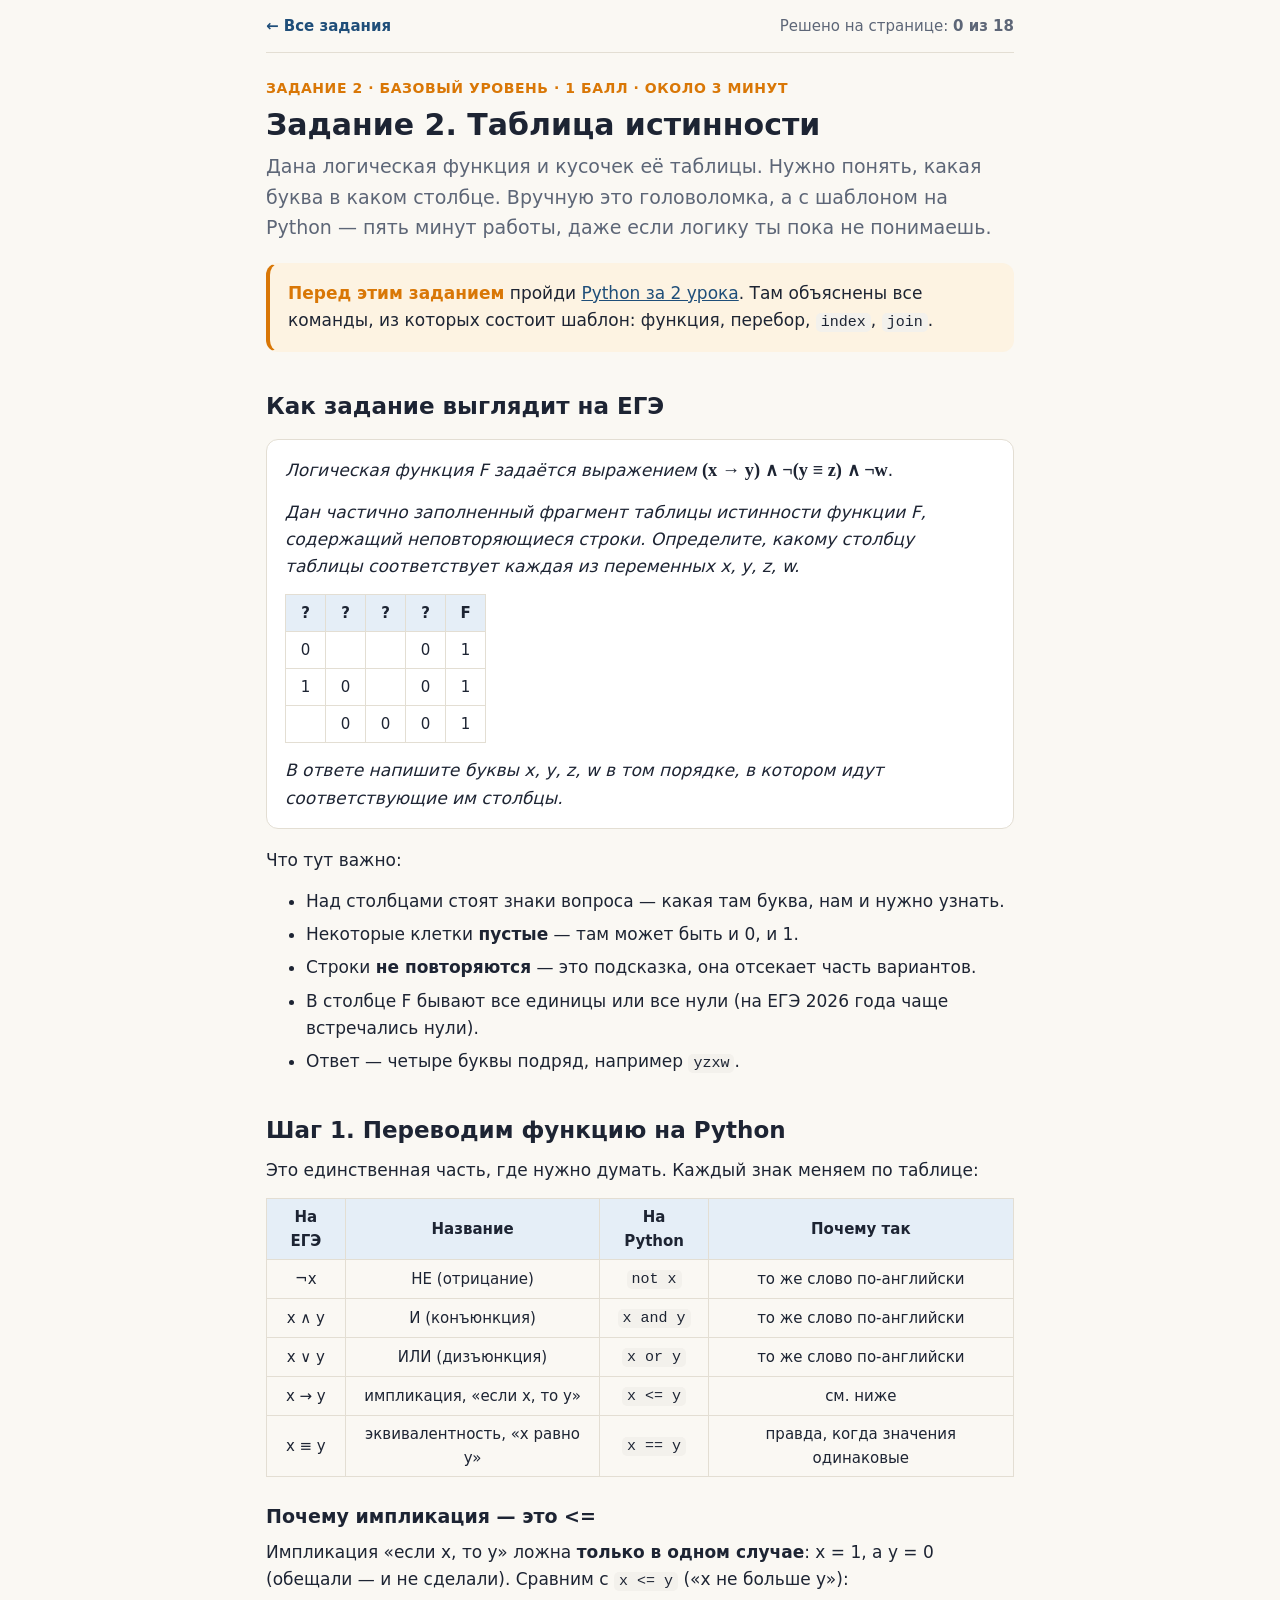
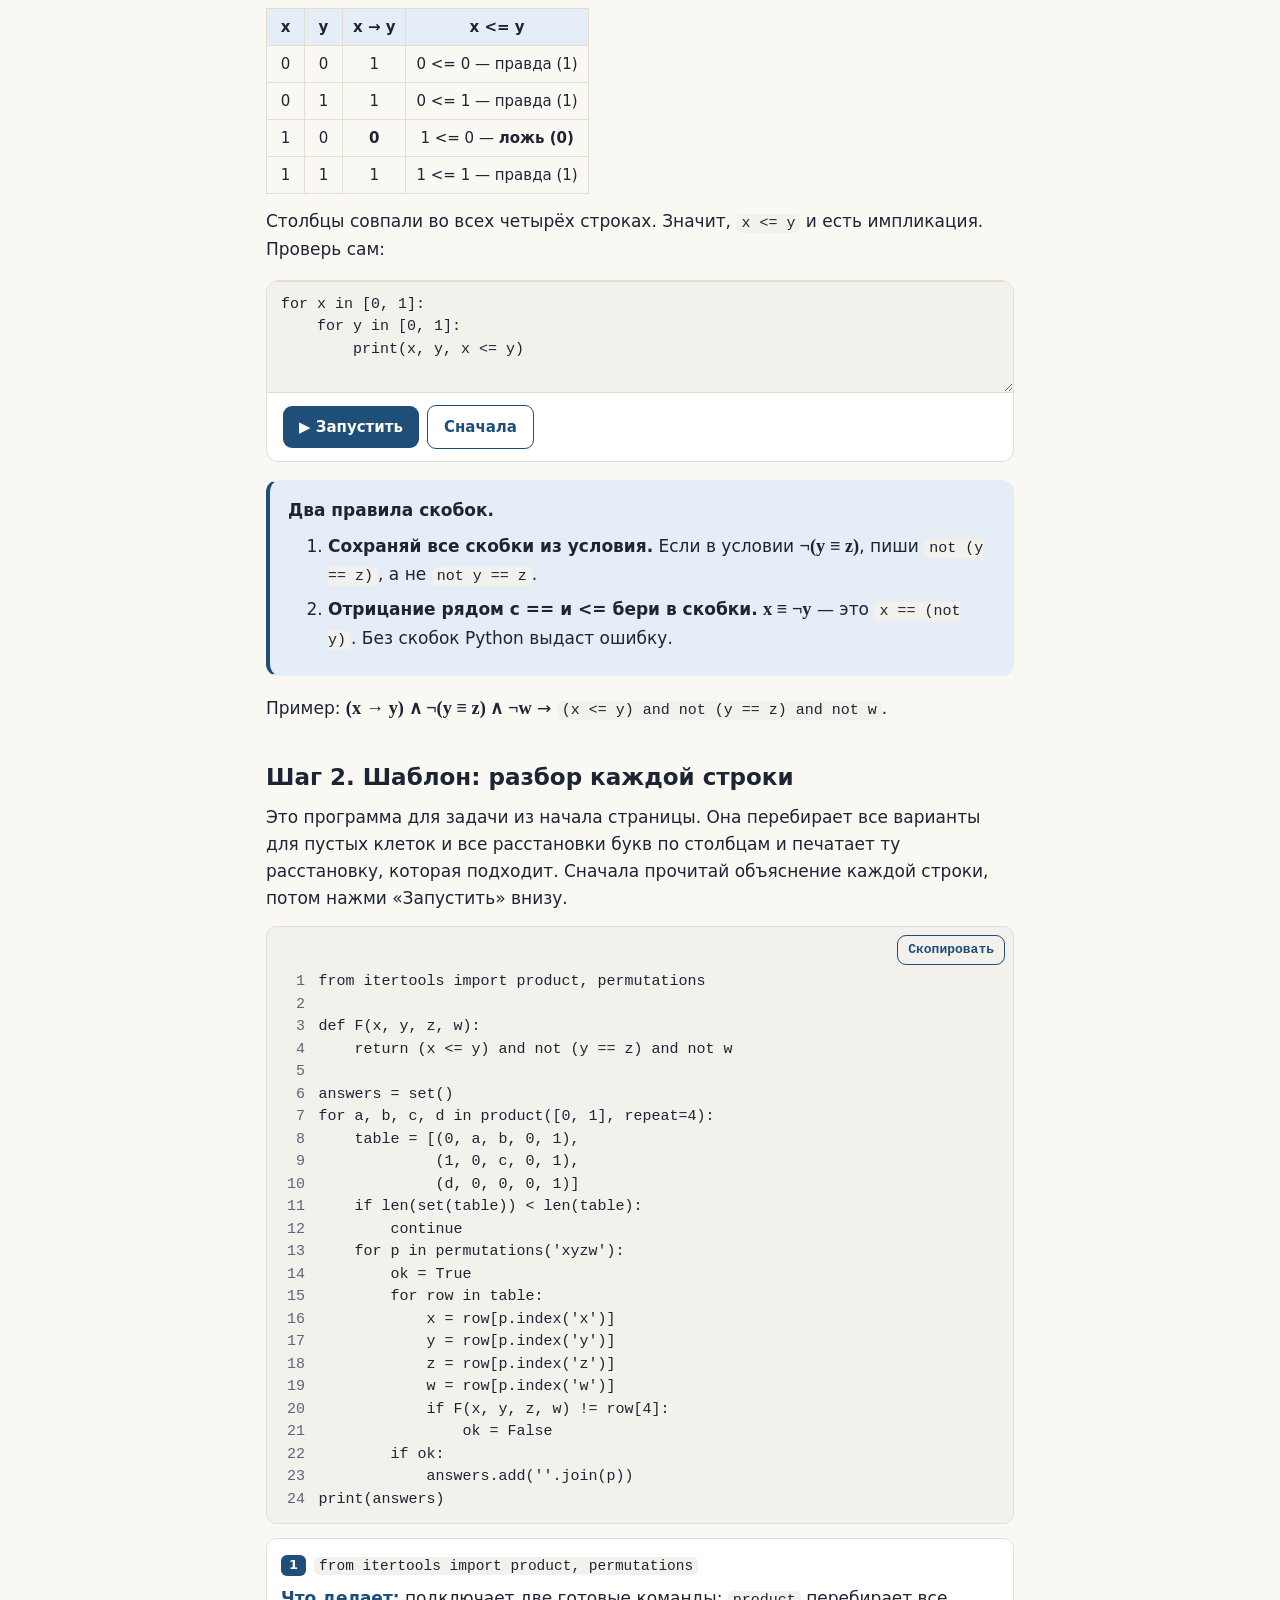
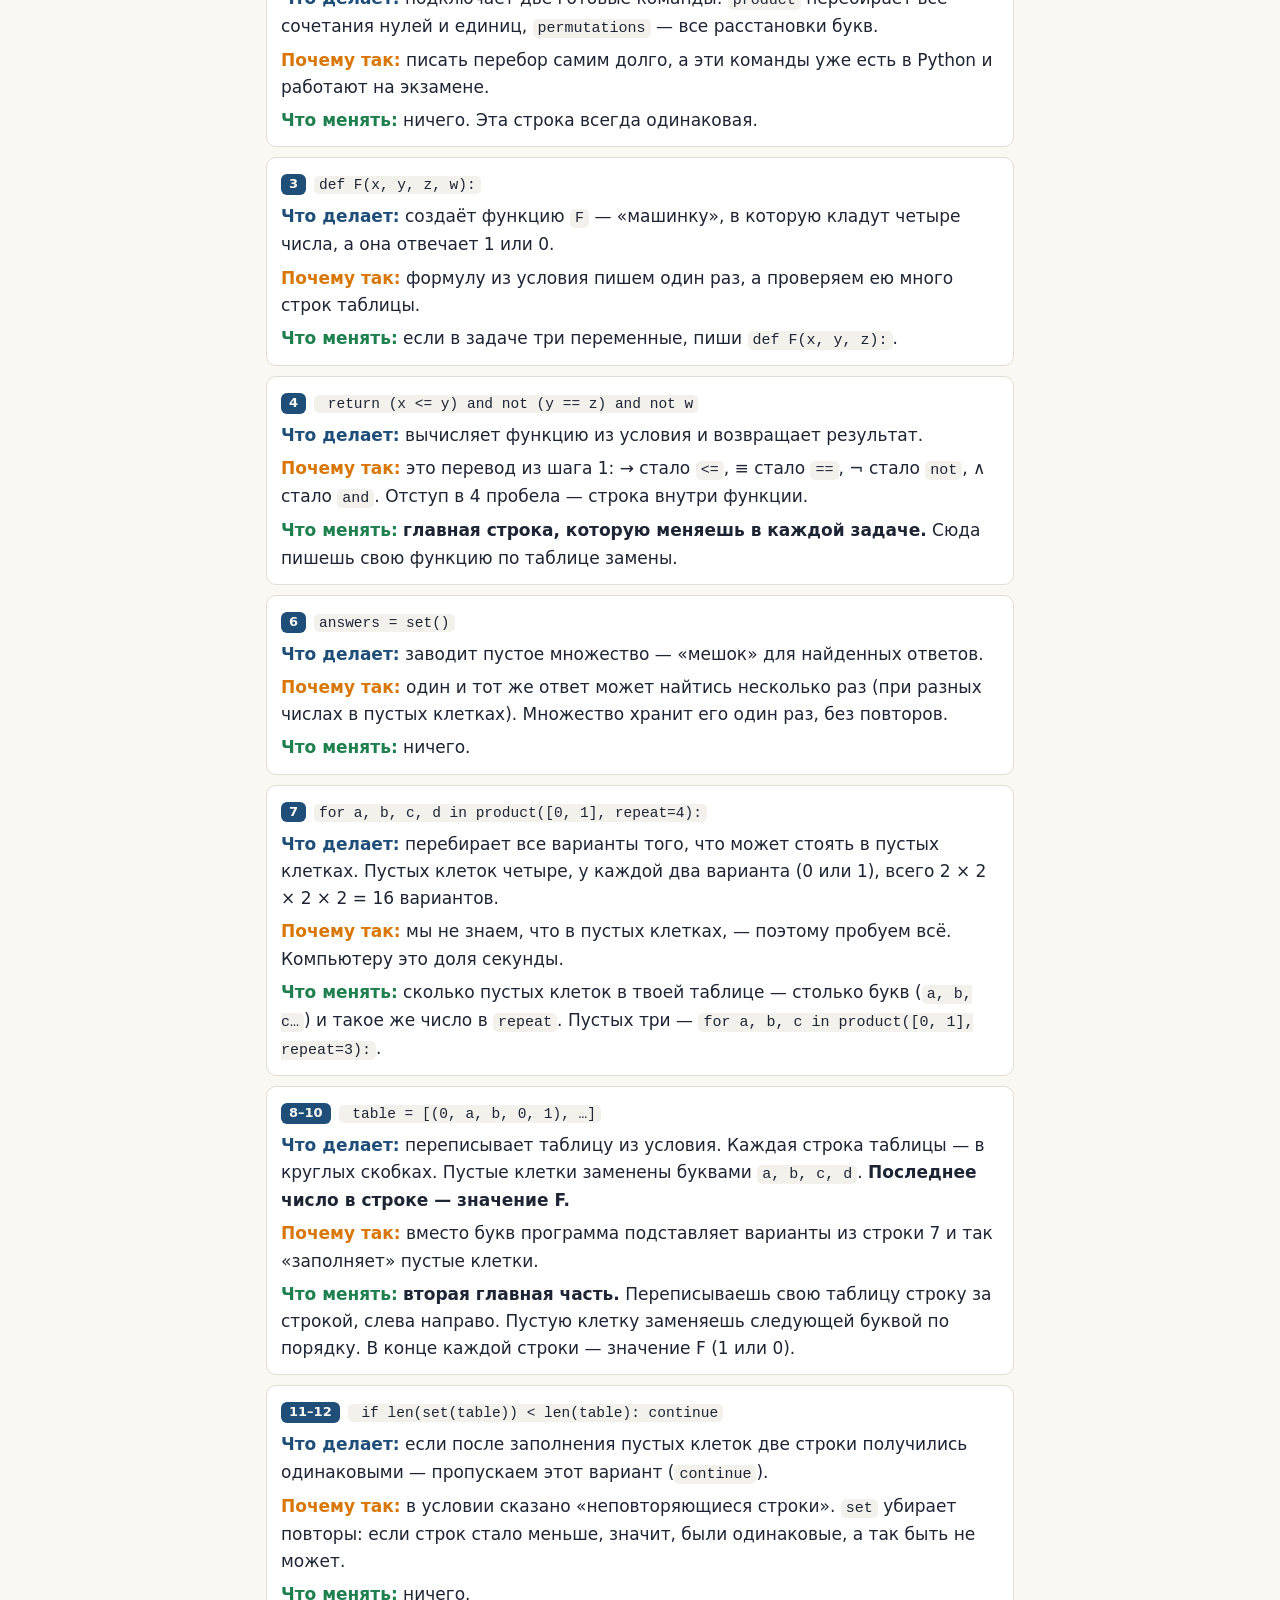
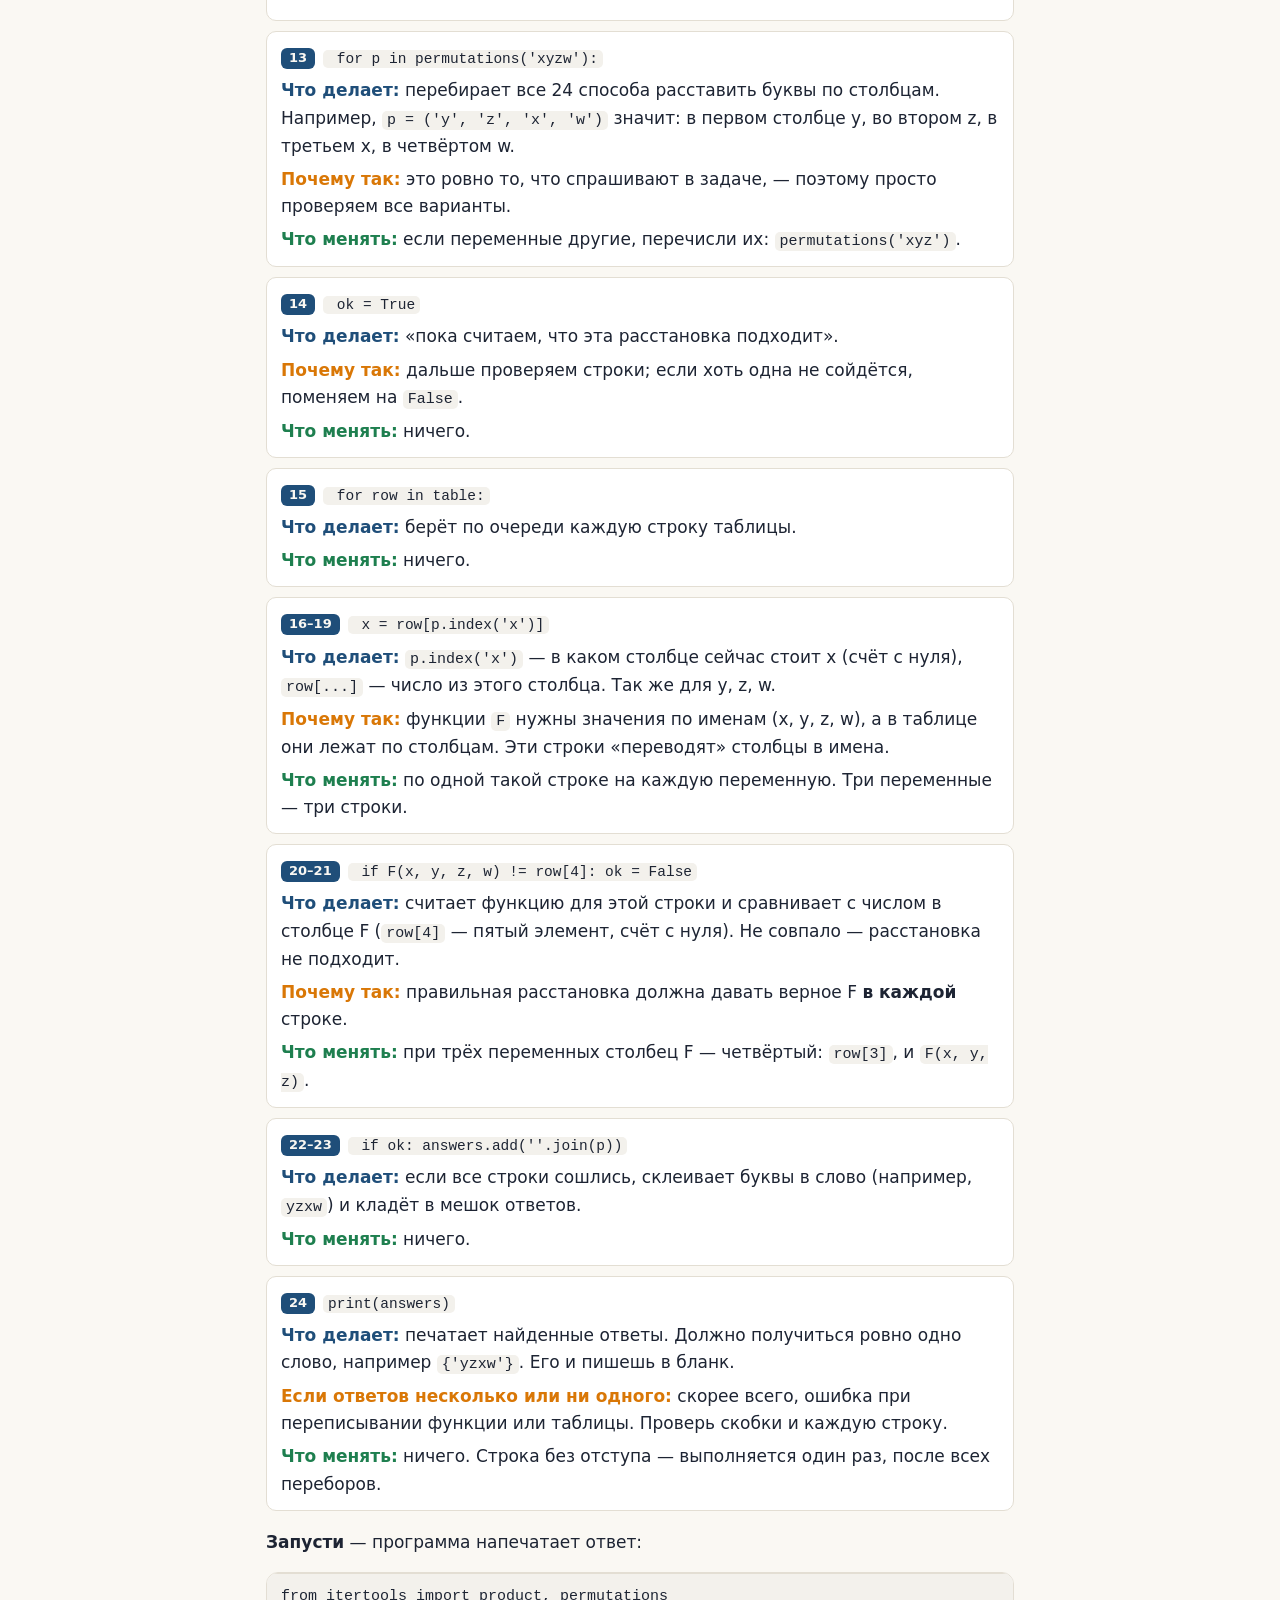
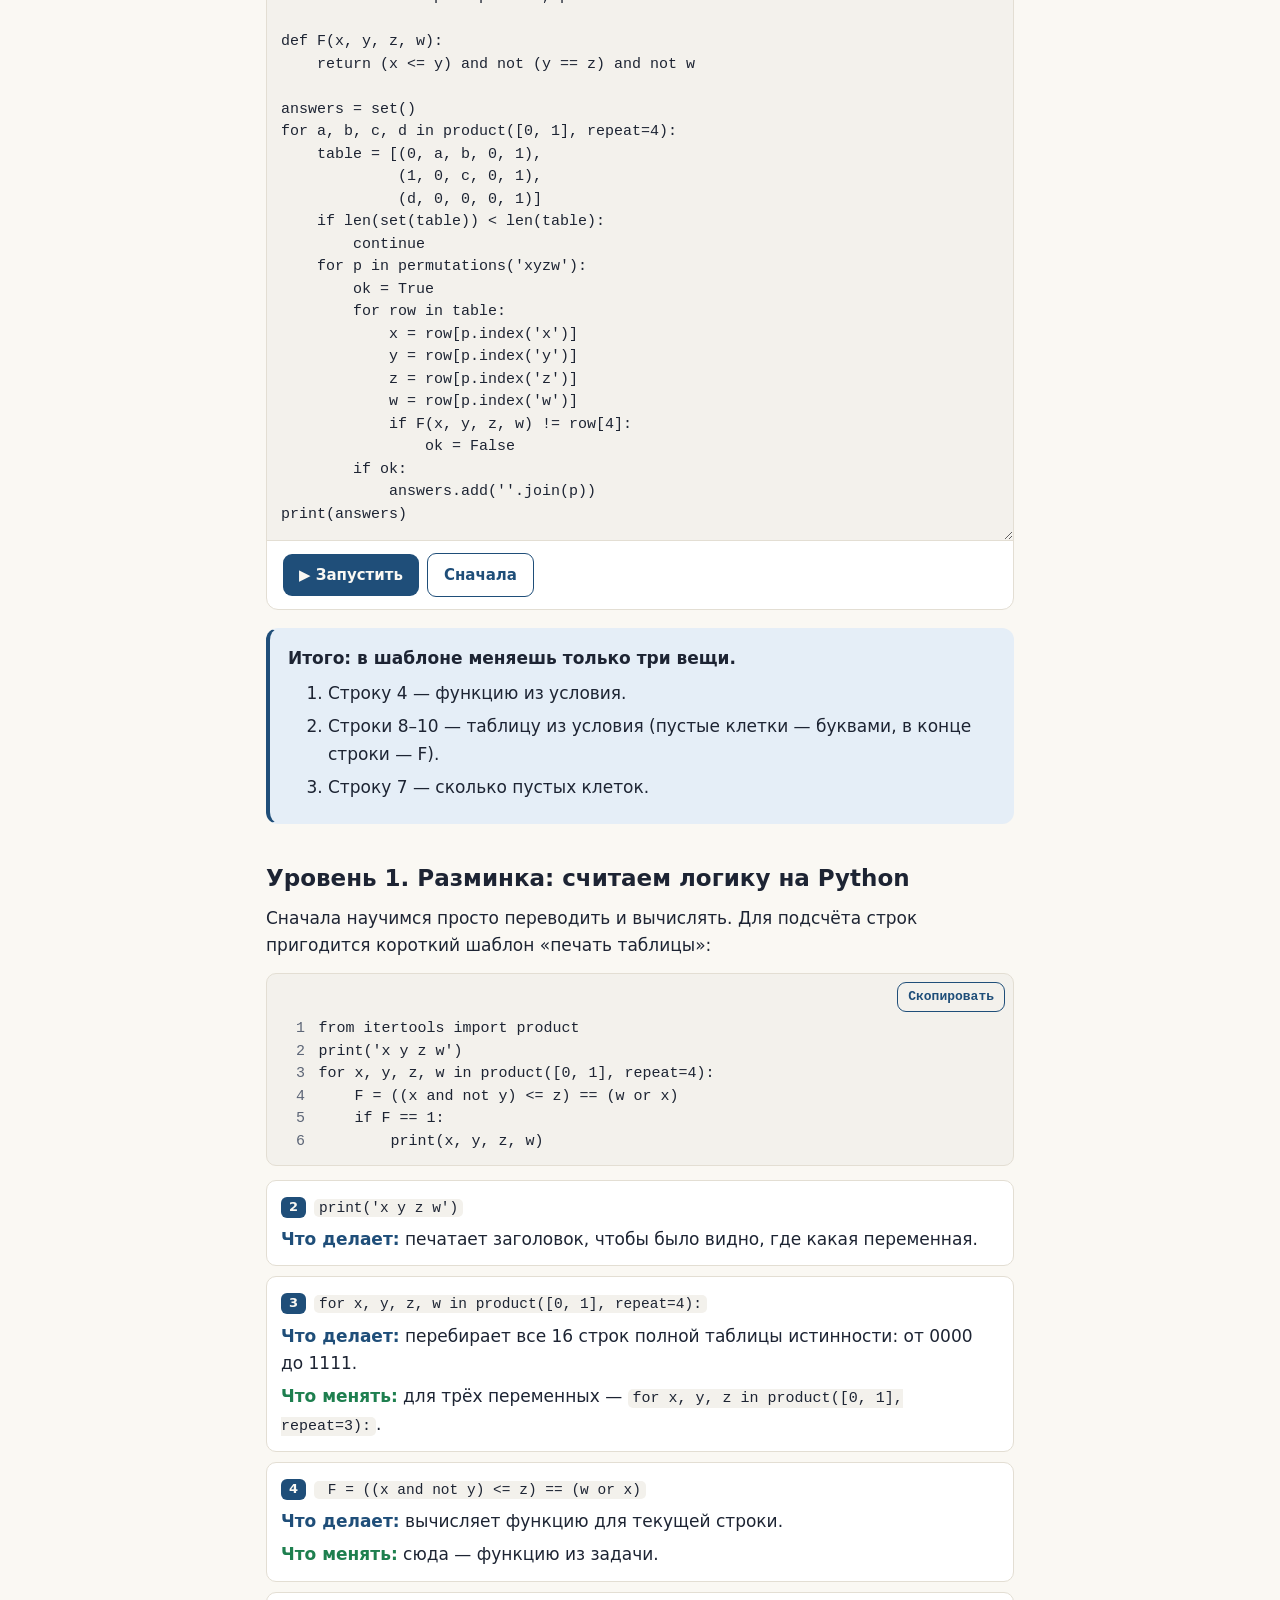
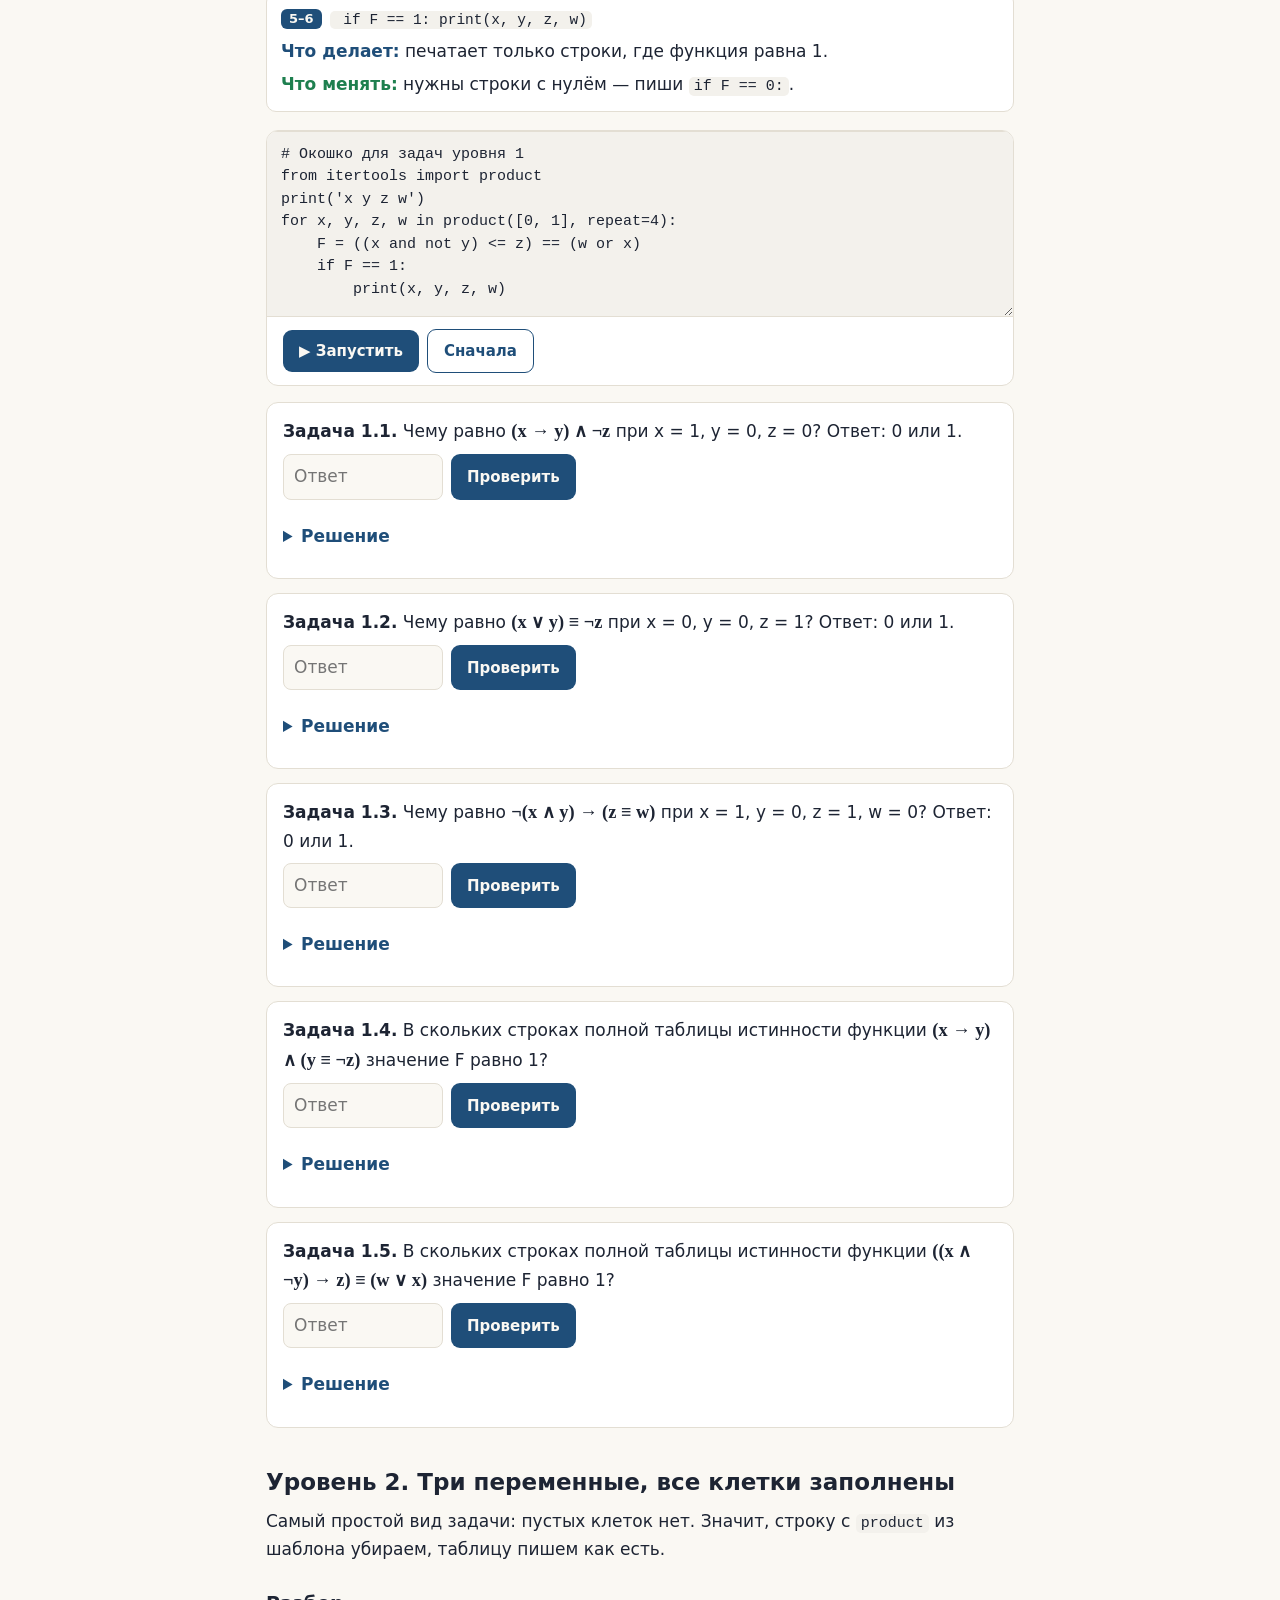
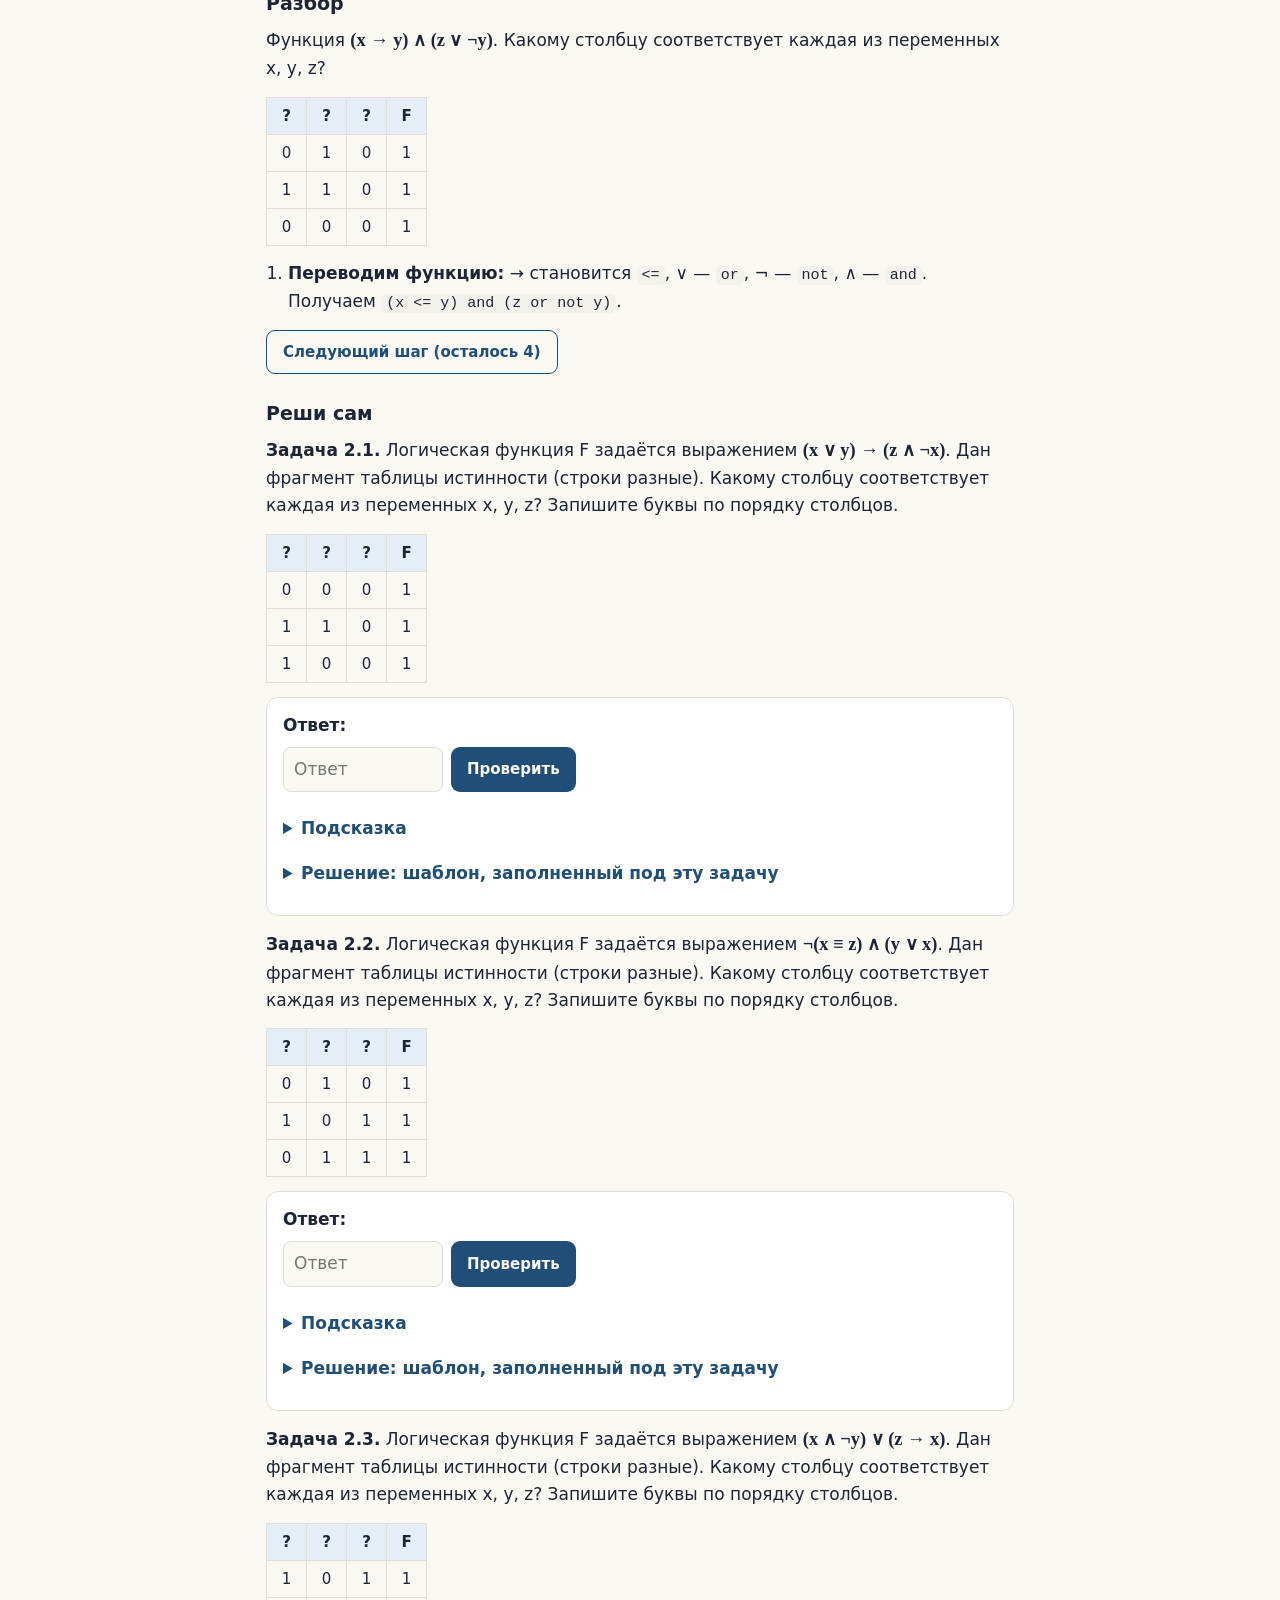
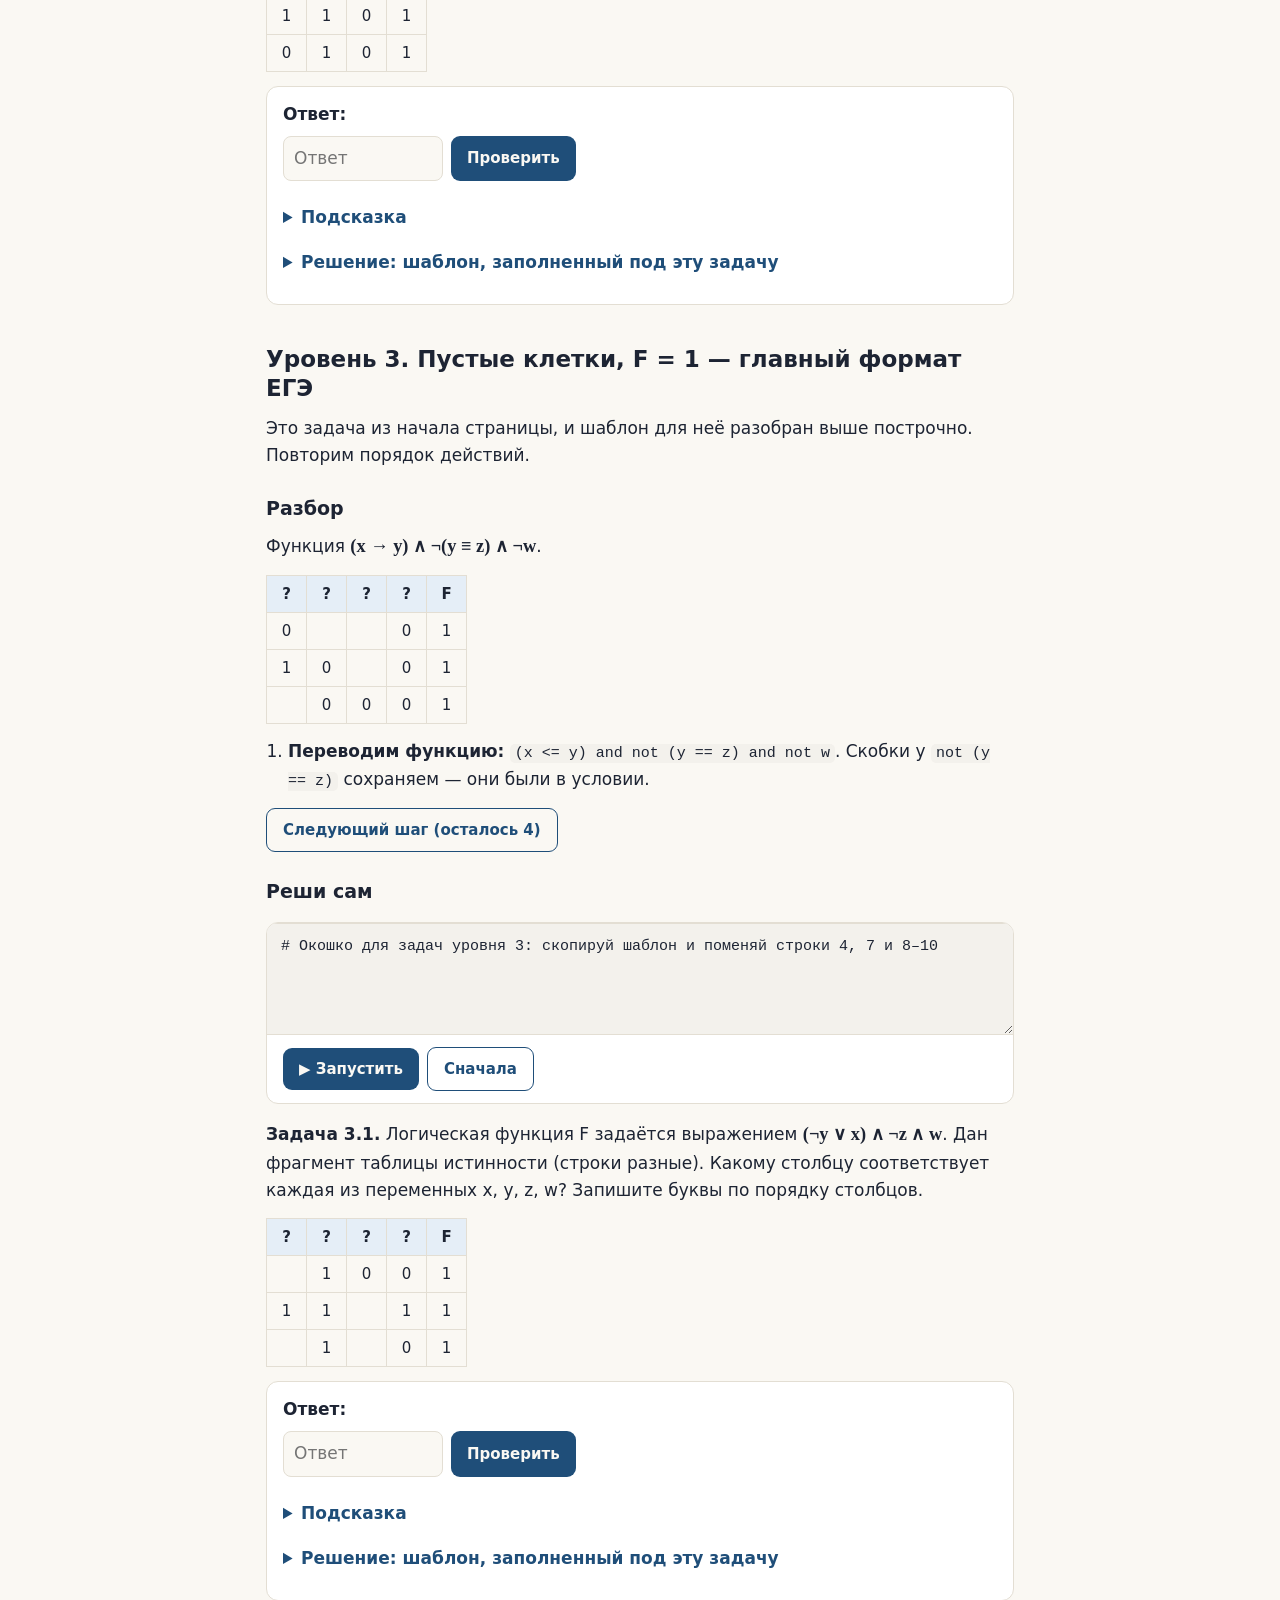
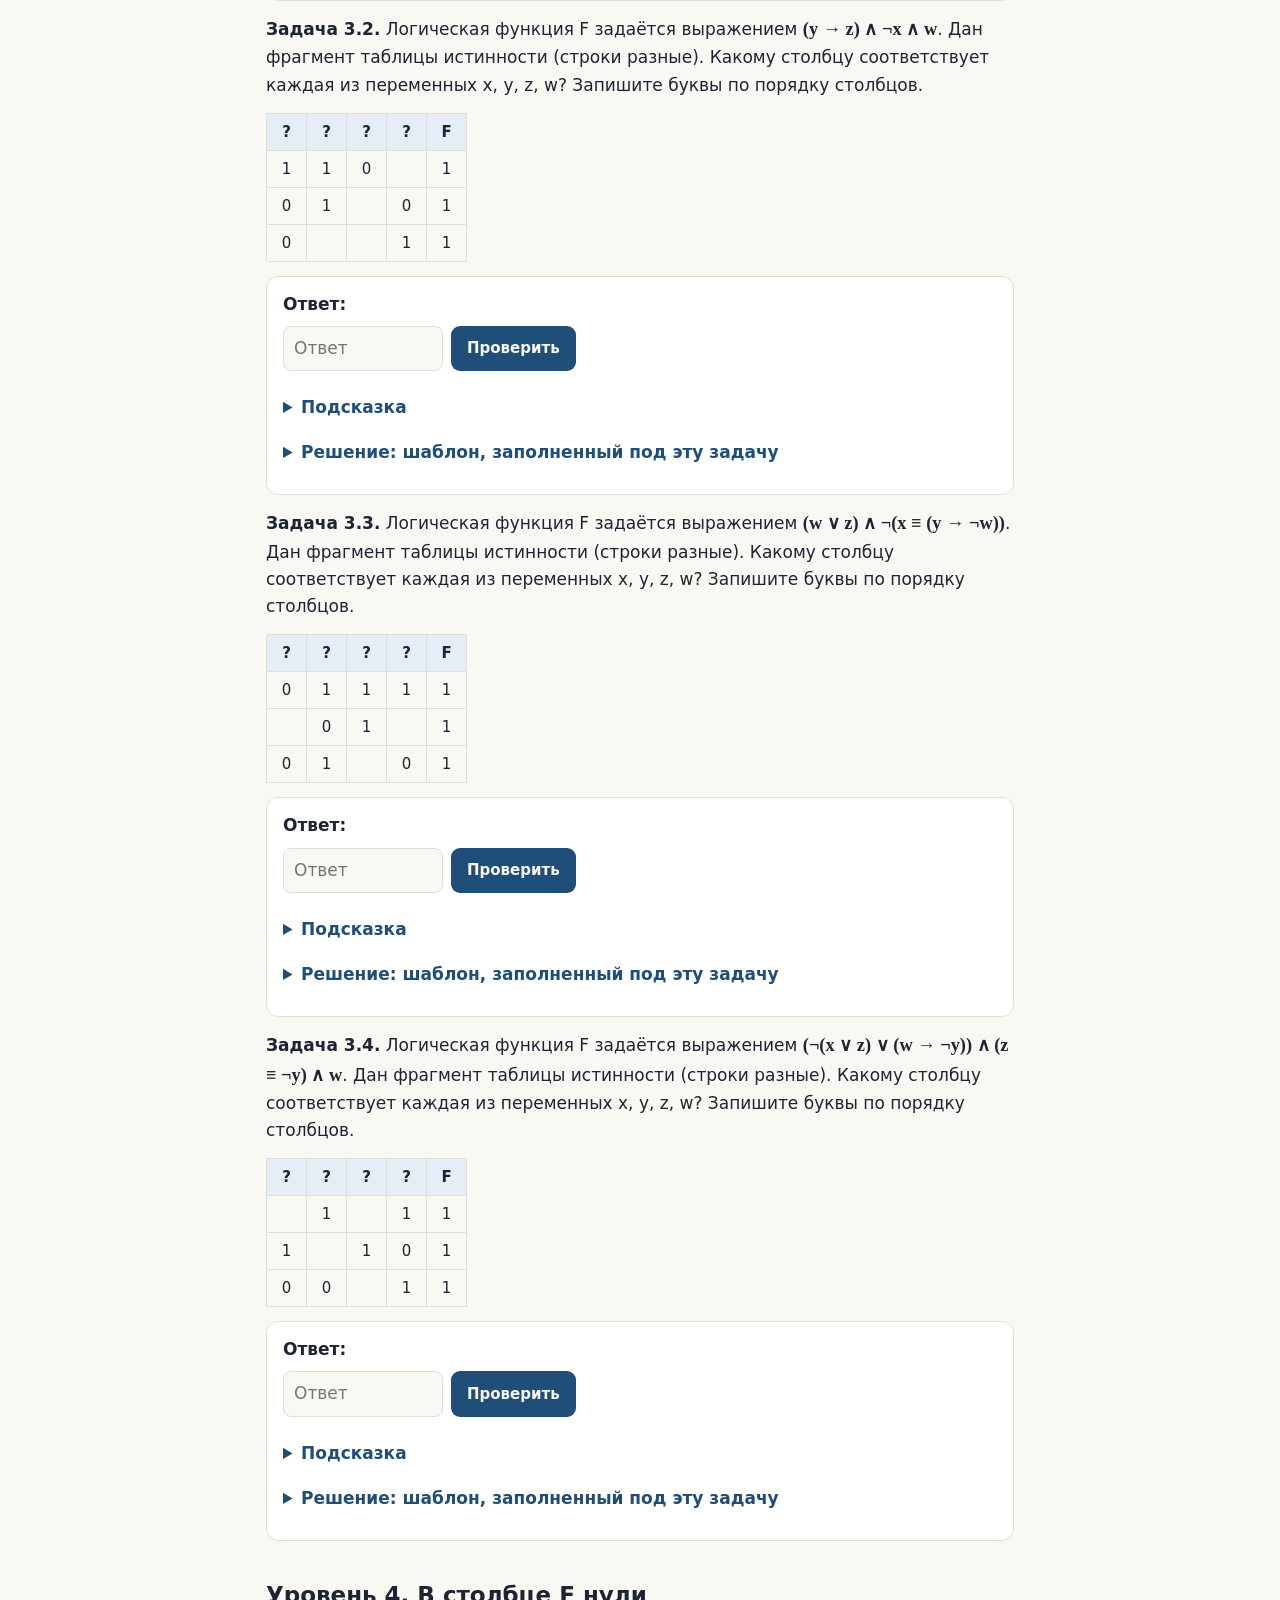
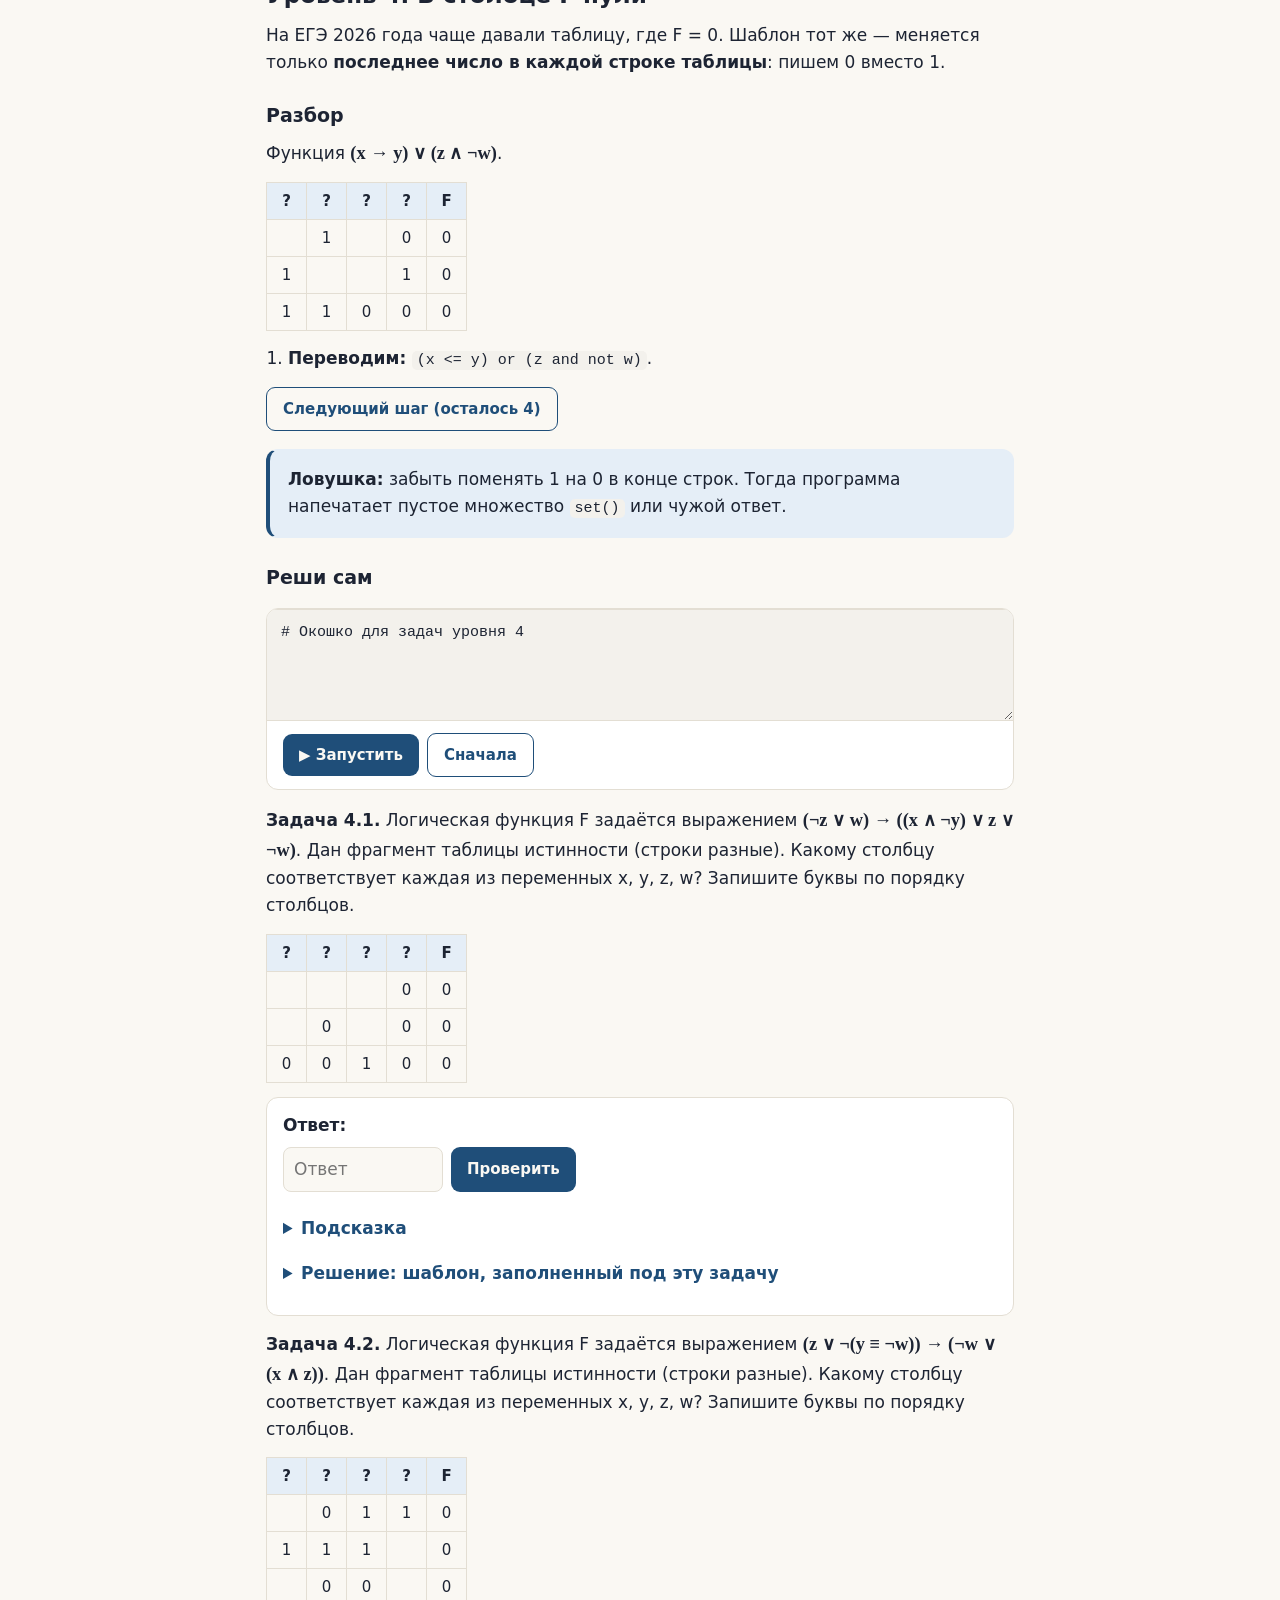
<file: task-02.html>
<!doctype html>
<html lang="ru">
<head>
<meta charset="utf-8">
<meta name="viewport" content="width=device-width, initial-scale=1">
<title>Задание 2 · Таблица истинности</title>
<link rel="stylesheet" href="style.css">
<link rel="icon" href="data:image/svg+xml,%3Csvg xmlns=%22http://www.w3.org/2000/svg%22 viewBox=%220 0 100 100%22%3E%3Ctext y=%22.9em%22 font-size=%2290%22%3E🐍%3C/text%3E%3C/svg%3E">
</head>
<body>
<div class="wrap">

<div class="top"><a href="index.html">← Все задания</a><span class="where">Решено на странице: <b class="progress">0</b></span></div>

<div class="kicker">Задание 2 · базовый уровень · 1 балл · около 3 минут</div>
<h1>Задание 2. Таблица истинности</h1>
<p class="lead">Дана логическая функция и кусочек её таблицы. Нужно понять, какая буква в каком столбце. Вручную это головоломка, а с шаблоном на Python — пять минут работы, даже если логику ты пока не понимаешь.</p>

<div class="box why">
  <b>Перед этим заданием</b> пройди <a href="python.html">Python за 2 урока</a>. Там объяснены все команды, из которых состоит шаблон: функция, перебор, <code>index</code>, <code>join</code>.
</div>

<h2>Как задание выглядит на ЕГЭ</h2>
<div class="box">
  <p><i>Логическая функция F задаётся выражением</i> <span class="expr">(x → y) ∧ ¬(y ≡ z) ∧ ¬w</span>.</p>
  <p><i>Дан частично заполненный фрагмент таблицы истинности функции F, содержащий неповторяющиеся строки. Определите, какому столбцу таблицы соответствует каждая из переменных x, y, z, w.</i></p>
  <div class="tbl"><table class="tt">
<tr><th>?</th><th>?</th><th>?</th><th>?</th><th>F</th></tr>
<tr><td>0</td><td></td><td></td><td>0</td><td>1</td></tr>
<tr><td>1</td><td>0</td><td></td><td>0</td><td>1</td></tr>
<tr><td></td><td>0</td><td>0</td><td>0</td><td>1</td></tr>
</table></div>
  <p style="margin:0"><i>В ответе напишите буквы x, y, z, w в том порядке, в котором идут соответствующие им столбцы.</i></p>
</div>
<p>Что тут важно:</p>
<ul>
  <li>Над столбцами стоят знаки вопроса — какая там буква, нам и нужно узнать.</li>
  <li>Некоторые клетки <b>пустые</b> — там может быть и 0, и 1.</li>
  <li>Строки <b>не повторяются</b> — это подсказка, она отсекает часть вариантов.</li>
  <li>В столбце F бывают все единицы или все нули (на ЕГЭ 2026 года чаще встречались нули).</li>
  <li>Ответ — четыре буквы подряд, например <code>yzxw</code>.</li>
</ul>

<h2>Шаг 1. Переводим функцию на Python</h2>
<p>Это единственная часть, где нужно думать. Каждый знак меняем по таблице:</p>
<div class="tbl"><table>
  <tr><th>На ЕГЭ</th><th>Название</th><th>На Python</th><th>Почему так</th></tr>
  <tr><td>¬x</td><td>НЕ (отрицание)</td><td><code>not x</code></td><td>то же слово по-английски</td></tr>
  <tr><td>x ∧ y</td><td>И (конъюнкция)</td><td><code>x and y</code></td><td>то же слово по-английски</td></tr>
  <tr><td>x ∨ y</td><td>ИЛИ (дизъюнкция)</td><td><code>x or y</code></td><td>то же слово по-английски</td></tr>
  <tr><td>x → y</td><td>импликация, «если x, то y»</td><td><code>x &lt;= y</code></td><td>см. ниже</td></tr>
  <tr><td>x ≡ y</td><td>эквивалентность, «x равно y»</td><td><code>x == y</code></td><td>правда, когда значения одинаковые</td></tr>
</table></div>

<h3>Почему импликация — это &lt;=</h3>
<p>Импликация «если x, то y» ложна <b>только в одном случае</b>: x = 1, а y = 0 (обещали — и не сделали). Сравним с <code>x &lt;= y</code> («x не больше y»):</p>
<div class="tbl"><table>
  <tr><th>x</th><th>y</th><th>x → y</th><th>x &lt;= y</th></tr>
  <tr><td>0</td><td>0</td><td>1</td><td>0 &lt;= 0 — правда (1)</td></tr>
  <tr><td>0</td><td>1</td><td>1</td><td>0 &lt;= 1 — правда (1)</td></tr>
  <tr><td>1</td><td>0</td><td><b>0</b></td><td>1 &lt;= 0 — <b>ложь (0)</b></td></tr>
  <tr><td>1</td><td>1</td><td>1</td><td>1 &lt;= 1 — правда (1)</td></tr>
</table></div>
<p>Столбцы совпали во всех четырёх строках. Значит, <code>x &lt;= y</code> и есть импликация. Проверь сам:</p>
<div class="py"><textarea class="code">for x in [0, 1]:
    for y in [0, 1]:
        print(x, y, x <= y)</textarea></div>

<div class="box remember"><b>Два правила скобок.</b>
  <ol style="margin:8px 0 0">
    <li><b>Сохраняй все скобки из условия.</b> Если в условии <span class="expr">¬(y ≡ z)</span>, пиши <code>not (y == z)</code>, а не <code>not y == z</code>.</li>
    <li><b>Отрицание рядом с == и &lt;= бери в скобки.</b> <span class="expr">x ≡ ¬y</span> — это <code>x == (not y)</code>. Без скобок Python выдаст ошибку.</li>
  </ol>
</div>
<p>Пример: <span class="expr">(x → y) ∧ ¬(y ≡ z) ∧ ¬w</span> → <code>(x &lt;= y) and not (y == z) and not w</code>.</p>

<!-- ================= ШАБЛОН ================= -->
<h2>Шаг 2. Шаблон: разбор каждой строки</h2>
<p>Это программа для задачи из начала страницы. Она перебирает все варианты для пустых клеток и все расстановки букв по столбцам и печатает ту расстановку, которая подходит. Сначала прочитай объяснение каждой строки, потом нажми «Запустить» внизу.</p>
<pre class="tpl num"><code>from itertools import product, permutations

def F(x, y, z, w):
    return (x &lt;= y) and not (y == z) and not w

answers = set()
for a, b, c, d in product([0, 1], repeat=4):
    table = [(0, a, b, 0, 1),
             (1, 0, c, 0, 1),
             (d, 0, 0, 0, 1)]
    if len(set(table)) &lt; len(table):
        continue
    for p in permutations(&#x27;xyzw&#x27;):
        ok = True
        for row in table:
            x = row[p.index(&#x27;x&#x27;)]
            y = row[p.index(&#x27;y&#x27;)]
            z = row[p.index(&#x27;z&#x27;)]
            w = row[p.index(&#x27;w&#x27;)]
            if F(x, y, z, w) != row[4]:
                ok = False
        if ok:
            answers.add(&#x27;&#x27;.join(p))
print(answers)</code></pre>

<ul class="lines">
  <li><span class="ln">1</span><code>from itertools import product, permutations</code>
    <p><span class="w w1">Что делает:</span> подключает две готовые команды: <code>product</code> перебирает все сочетания нулей и единиц, <code>permutations</code> — все расстановки букв.</p>
    <p><span class="w w2">Почему так:</span> писать перебор самим долго, а эти команды уже есть в Python и работают на экзамене.</p>
    <p><span class="w w3">Что менять:</span> ничего. Эта строка всегда одинаковая.</p></li>

  <li><span class="ln">3</span><code>def F(x, y, z, w):</code>
    <p><span class="w w1">Что делает:</span> создаёт функцию <code>F</code> — «машинку», в которую кладут четыре числа, а она отвечает 1 или 0.</p>
    <p><span class="w w2">Почему так:</span> формулу из условия пишем один раз, а проверяем ею много строк таблицы.</p>
    <p><span class="w w3">Что менять:</span> если в задаче три переменные, пиши <code>def F(x, y, z):</code>.</p></li>

  <li><span class="ln">4</span><code>    return (x &lt;= y) and not (y == z) and not w</code>
    <p><span class="w w1">Что делает:</span> вычисляет функцию из условия и возвращает результат.</p>
    <p><span class="w w2">Почему так:</span> это перевод из шага 1: → стало <code>&lt;=</code>, ≡ стало <code>==</code>, ¬ стало <code>not</code>, ∧ стало <code>and</code>. Отступ в 4 пробела — строка внутри функции.</p>
    <p><span class="w w3">Что менять:</span> <b>главная строка, которую меняешь в каждой задаче.</b> Сюда пишешь свою функцию по таблице замены.</p></li>

  <li><span class="ln">6</span><code>answers = set()</code>
    <p><span class="w w1">Что делает:</span> заводит пустое множество — «мешок» для найденных ответов.</p>
    <p><span class="w w2">Почему так:</span> один и тот же ответ может найтись несколько раз (при разных числах в пустых клетках). Множество хранит его один раз, без повторов.</p>
    <p><span class="w w3">Что менять:</span> ничего.</p></li>

  <li><span class="ln">7</span><code>for a, b, c, d in product([0, 1], repeat=4):</code>
    <p><span class="w w1">Что делает:</span> перебирает все варианты того, что может стоять в пустых клетках. Пустых клеток четыре, у каждой два варианта (0 или 1), всего 2 × 2 × 2 × 2 = 16 вариантов.</p>
    <p><span class="w w2">Почему так:</span> мы не знаем, что в пустых клетках, — поэтому пробуем всё. Компьютеру это доля секунды.</p>
    <p><span class="w w3">Что менять:</span> сколько пустых клеток в твоей таблице — столько букв (<code>a, b, c…</code>) и такое же число в <code>repeat</code>. Пустых три — <code>for a, b, c in product([0, 1], repeat=3):</code>.</p></li>

  <li><span class="ln">8–10</span><code>    table = [(0, a, b, 0, 1), …]</code>
    <p><span class="w w1">Что делает:</span> переписывает таблицу из условия. Каждая строка таблицы — в круглых скобках. Пустые клетки заменены буквами <code>a, b, c, d</code>. <b>Последнее число в строке — значение F.</b></p>
    <p><span class="w w2">Почему так:</span> вместо букв программа подставляет варианты из строки 7 и так «заполняет» пустые клетки.</p>
    <p><span class="w w3">Что менять:</span> <b>вторая главная часть.</b> Переписываешь свою таблицу строку за строкой, слева направо. Пустую клетку заменяешь следующей буквой по порядку. В конце каждой строки — значение F (1 или 0).</p></li>

  <li><span class="ln">11–12</span><code>    if len(set(table)) &lt; len(table): continue</code>
    <p><span class="w w1">Что делает:</span> если после заполнения пустых клеток две строки получились одинаковыми — пропускаем этот вариант (<code>continue</code>).</p>
    <p><span class="w w2">Почему так:</span> в условии сказано «неповторяющиеся строки». <code>set</code> убирает повторы: если строк стало меньше, значит, были одинаковые, а так быть не может.</p>
    <p><span class="w w3">Что менять:</span> ничего.</p></li>

  <li><span class="ln">13</span><code>    for p in permutations('xyzw'):</code>
    <p><span class="w w1">Что делает:</span> перебирает все 24 способа расставить буквы по столбцам. Например, <code>p = ('y', 'z', 'x', 'w')</code> значит: в первом столбце y, во втором z, в третьем x, в четвёртом w.</p>
    <p><span class="w w2">Почему так:</span> это ровно то, что спрашивают в задаче, — поэтому просто проверяем все варианты.</p>
    <p><span class="w w3">Что менять:</span> если переменные другие, перечисли их: <code>permutations('xyz')</code>.</p></li>

  <li><span class="ln">14</span><code>        ok = True</code>
    <p><span class="w w1">Что делает:</span> «пока считаем, что эта расстановка подходит».</p>
    <p><span class="w w2">Почему так:</span> дальше проверяем строки; если хоть одна не сойдётся, поменяем на <code>False</code>.</p>
    <p><span class="w w3">Что менять:</span> ничего.</p></li>

  <li><span class="ln">15</span><code>        for row in table:</code>
    <p><span class="w w1">Что делает:</span> берёт по очереди каждую строку таблицы.</p>
    <p><span class="w w3">Что менять:</span> ничего.</p></li>

  <li><span class="ln">16–19</span><code>            x = row[p.index('x')]</code>
    <p><span class="w w1">Что делает:</span> <code>p.index('x')</code> — в каком столбце сейчас стоит x (счёт с нуля), <code>row[...]</code> — число из этого столбца. Так же для y, z, w.</p>
    <p><span class="w w2">Почему так:</span> функции <code>F</code> нужны значения по именам (x, y, z, w), а в таблице они лежат по столбцам. Эти строки «переводят» столбцы в имена.</p>
    <p><span class="w w3">Что менять:</span> по одной такой строке на каждую переменную. Три переменные — три строки.</p></li>

  <li><span class="ln">20–21</span><code>            if F(x, y, z, w) != row[4]: ok = False</code>
    <p><span class="w w1">Что делает:</span> считает функцию для этой строки и сравнивает с числом в столбце F (<code>row[4]</code> — пятый элемент, счёт с нуля). Не совпало — расстановка не подходит.</p>
    <p><span class="w w2">Почему так:</span> правильная расстановка должна давать верное F <b>в каждой</b> строке.</p>
    <p><span class="w w3">Что менять:</span> при трёх переменных столбец F — четвёртый: <code>row[3]</code>, и <code>F(x, y, z)</code>.</p></li>

  <li><span class="ln">22–23</span><code>        if ok: answers.add(''.join(p))</code>
    <p><span class="w w1">Что делает:</span> если все строки сошлись, склеивает буквы в слово (например, <code>yzxw</code>) и кладёт в мешок ответов.</p>
    <p><span class="w w3">Что менять:</span> ничего.</p></li>

  <li><span class="ln">24</span><code>print(answers)</code>
    <p><span class="w w1">Что делает:</span> печатает найденные ответы. Должно получиться ровно одно слово, например <code>{'yzxw'}</code>. Его и пишешь в бланк.</p>
    <p><span class="w w2">Если ответов несколько или ни одного:</span> скорее всего, ошибка при переписывании функции или таблицы. Проверь скобки и каждую строку.</p>
    <p><span class="w w3">Что менять:</span> ничего. Строка без отступа — выполняется один раз, после всех переборов.</p></li>
</ul>

<p><b>Запусти</b> — программа напечатает ответ:</p>
<div class="py"><textarea class="code">from itertools import product, permutations

def F(x, y, z, w):
    return (x &lt;= y) and not (y == z) and not w

answers = set()
for a, b, c, d in product([0, 1], repeat=4):
    table = [(0, a, b, 0, 1),
             (1, 0, c, 0, 1),
             (d, 0, 0, 0, 1)]
    if len(set(table)) &lt; len(table):
        continue
    for p in permutations(&#x27;xyzw&#x27;):
        ok = True
        for row in table:
            x = row[p.index(&#x27;x&#x27;)]
            y = row[p.index(&#x27;y&#x27;)]
            z = row[p.index(&#x27;z&#x27;)]
            w = row[p.index(&#x27;w&#x27;)]
            if F(x, y, z, w) != row[4]:
                ok = False
        if ok:
            answers.add(&#x27;&#x27;.join(p))
print(answers)</textarea></div>

<div class="box remember"><b>Итого: в шаблоне меняешь только три вещи.</b>
  <ol style="margin:8px 0 0">
    <li>Строку 4 — функцию из условия.</li>
    <li>Строки 8–10 — таблицу из условия (пустые клетки — буквами, в конце строки — F).</li>
    <li>Строку 7 — сколько пустых клеток.</li>
  </ol>
</div>

<!-- ================= УРОВЕНЬ 1 ================= -->
<h2>Уровень 1. Разминка: считаем логику на Python</h2>
<p>Сначала научимся просто переводить и вычислять. Для подсчёта строк пригодится короткий шаблон «печать таблицы»:</p>
<pre class="tpl num"><code>from itertools import product
print('x y z w')
for x, y, z, w in product([0, 1], repeat=4):
    F = ((x and not y) &lt;= z) == (w or x)
    if F == 1:
        print(x, y, z, w)</code></pre>
<ul class="lines">
  <li><span class="ln">2</span><code>print('x y z w')</code>
    <p><span class="w w1">Что делает:</span> печатает заголовок, чтобы было видно, где какая переменная.</p></li>
  <li><span class="ln">3</span><code>for x, y, z, w in product([0, 1], repeat=4):</code>
    <p><span class="w w1">Что делает:</span> перебирает все 16 строк полной таблицы истинности: от 0000 до 1111.</p>
    <p><span class="w w3">Что менять:</span> для трёх переменных — <code>for x, y, z in product([0, 1], repeat=3):</code>.</p></li>
  <li><span class="ln">4</span><code>    F = ((x and not y) &lt;= z) == (w or x)</code>
    <p><span class="w w1">Что делает:</span> вычисляет функцию для текущей строки.</p>
    <p><span class="w w3">Что менять:</span> сюда — функцию из задачи.</p></li>
  <li><span class="ln">5–6</span><code>    if F == 1: print(x, y, z, w)</code>
    <p><span class="w w1">Что делает:</span> печатает только строки, где функция равна 1.</p>
    <p><span class="w w3">Что менять:</span> нужны строки с нулём — пиши <code>if F == 0:</code>.</p></li>
</ul>
<div class="py"><textarea class="code"># Окошко для задач уровня 1
from itertools import product
print('x y z w')
for x, y, z, w in product([0, 1], repeat=4):
    F = ((x and not y) <= z) == (w or x)
    if F == 1:
        print(x, y, z, w)</textarea></div>
<div class="answer" data-answer="0"><b>Задача 1.1.</b> Чему равно <span class="expr">(x → y) ∧ ¬z</span> при x = 1, y = 0, z = 0? Ответ: 0 или 1.
<details class="hint"><summary>Решение</summary><div>На Python: <code>(x &lt;= y) and not z</code>. Подставь значения или запусти в окошке: <code>x = 1; y = 0; z = 0; print(int((x &lt;= y) and not z))</code>. Ответ: <b>0</b>.</div></details>
</div>
<div class="answer" data-answer="1"><b>Задача 1.2.</b> Чему равно <span class="expr">(x ∨ y) ≡ ¬z</span> при x = 0, y = 0, z = 1? Ответ: 0 или 1.
<details class="hint"><summary>Решение</summary><div>На Python: <code>(x or y) == (not z)</code>. Подставь значения или запусти в окошке: <code>x = 0; y = 0; z = 1; print(int((x or y) == (not z)))</code>. Ответ: <b>1</b>.</div></details>
</div>
<div class="answer" data-answer="0"><b>Задача 1.3.</b> Чему равно <span class="expr">¬(x ∧ y) → (z ≡ w)</span> при x = 1, y = 0, z = 1, w = 0? Ответ: 0 или 1.
<details class="hint"><summary>Решение</summary><div>На Python: <code>(not (x and y)) &lt;= (z == w)</code>. Подставь значения или запусти в окошке: <code>x = 1; y = 0; z = 1; w = 0; print(int((not (x and y)) &lt;= (z == w)))</code>. Ответ: <b>0</b>.</div></details>
</div>
<div class="answer" data-answer="3"><b>Задача 1.4.</b> В скольких строках полной таблицы истинности функции <span class="expr">(x → y) ∧ (y ≡ ¬z)</span> значение F равно 1?
<details class="hint"><summary>Решение</summary><div>В шаблоне печати поставь <code>F = (x &lt;= y) and (y == (not z))</code> и условие <code>if F == 1</code>, посчитай напечатанные строки. Ответ: <b>3</b>.</div></details>
</div>
<div class="answer" data-answer="10"><b>Задача 1.5.</b> В скольких строках полной таблицы истинности функции <span class="expr">((x ∧ ¬y) → z) ≡ (w ∨ x)</span> значение F равно 1?
<details class="hint"><summary>Решение</summary><div>В шаблоне печати поставь <code>F = ((x and not y) &lt;= z) == (w or x)</code> и условие <code>if F == 1</code>, посчитай напечатанные строки. Ответ: <b>10</b>.</div></details>
</div>

<!-- ================= УРОВЕНЬ 2 ================= -->
<h2>Уровень 2. Три переменные, все клетки заполнены</h2>
<p>Самый простой вид задачи: пустых клеток нет. Значит, строку с <code>product</code> из шаблона убираем, таблицу пишем как есть.</p>
<h3>Разбор</h3>
<p>Функция <span class="expr">(x → y) ∧ (z ∨ ¬y)</span>. Какому столбцу соответствует каждая из переменных x, y, z?</p>
<div class="tbl"><table class="tt">
<tr><th>?</th><th>?</th><th>?</th><th>F</th></tr>
<tr><td>0</td><td>1</td><td>0</td><td>1</td></tr>
<tr><td>1</td><td>1</td><td>0</td><td>1</td></tr>
<tr><td>0</td><td>0</td><td>0</td><td>1</td></tr>
</table></div>
<div class="steps"><ol>
  <li><b>Переводим функцию:</b> → становится <code>&lt;=</code>, ∨ — <code>or</code>, ¬ — <code>not</code>, ∧ — <code>and</code>. Получаем <code>(x &lt;= y) and (z or not y)</code>.</li>
  <li><b>Переписываем таблицу.</b> Пустых клеток нет, поэтому буквы a, b, c не нужны и цикл с <code>product</code> тоже. В конце каждой строки — значение F, то есть 1.</li>
  <li><b>Три переменные</b>, поэтому <code>def F(x, y, z)</code>, <code>permutations('xyz')</code>, три строки с <code>index</code> и <code>row[3]</code> — столбец F теперь четвёртый.</li>
  <li><b>Получилась программа</b> (запусти её):<div class="py"><textarea class="code">from itertools import permutations

def F(x, y, z):
    return (x &lt;= y) and (z or not y)

answers = set()
table = [(0, 1, 0, 1),
         (1, 1, 0, 1),
         (0, 0, 0, 1)]
for p in permutations(&#x27;xyz&#x27;):
    ok = True
    for row in table:
        x = row[p.index(&#x27;x&#x27;)]
        y = row[p.index(&#x27;y&#x27;)]
        z = row[p.index(&#x27;z&#x27;)]
        if F(x, y, z) != row[3]:
            ok = False
    if ok:
        answers.add(&#x27;&#x27;.join(p))
print(answers)</textarea></div></li>
  <li><b>Ответ:</b> <code>yzx</code>. <b>Проверка вручную:</b> первая строка таблицы — это y = 0, z = 1, x = 0. Подставляем: (0 → 0) = 1, (1 ∨ ¬0) = 1, итого F = 1. Сходится.</li>
</ol></div>
<h3>Реши сам</h3>
<div class="problem">
<p><b>Задача 2.1.</b> Логическая функция F задаётся выражением <span class="expr">(x ∨ y) → (z ∧ ¬x)</span>.
Дан фрагмент таблицы истинности (строки разные). Какому столбцу соответствует каждая из переменных x, y, z? Запишите буквы по порядку столбцов.</p>
<div class="tbl"><table class="tt">
<tr><th>?</th><th>?</th><th>?</th><th>F</th></tr>
<tr><td>0</td><td>0</td><td>0</td><td>1</td></tr>
<tr><td>1</td><td>1</td><td>0</td><td>1</td></tr>
<tr><td>1</td><td>0</td><td>0</td><td>1</td></tr>
</table></div>
<div class="answer" data-answer="zyx"><b>Ответ:</b>
<details class="hint"><summary>Подсказка</summary><div>Функция на Python: <code>(x or y) &lt;= (z and not x)</code></div></details>
<details class="hint"><summary>Решение: шаблон, заполненный под эту задачу</summary><div>
<p>Изменены только строки с функцией и строки таблицы. Нажми «Запустить» — программа напечатает ответ.</p>
<div class="py"><textarea class="code">from itertools import permutations

def F(x, y, z):
    return (x or y) &lt;= (z and not x)

answers = set()
table = [(0, 0, 0, 1),
         (1, 1, 0, 1),
         (1, 0, 0, 1)]
for p in permutations(&#x27;xyz&#x27;):
    ok = True
    for row in table:
        x = row[p.index(&#x27;x&#x27;)]
        y = row[p.index(&#x27;y&#x27;)]
        z = row[p.index(&#x27;z&#x27;)]
        if F(x, y, z) != row[3]:
            ok = False
    if ok:
        answers.add(&#x27;&#x27;.join(p))
print(answers)</textarea></div>
<p>Ответ: <b>zyx</b>.</p></div></details>
</div>
</div>
<div class="problem">
<p><b>Задача 2.2.</b> Логическая функция F задаётся выражением <span class="expr">¬(x ≡ z) ∧ (y ∨ x)</span>.
Дан фрагмент таблицы истинности (строки разные). Какому столбцу соответствует каждая из переменных x, y, z? Запишите буквы по порядку столбцов.</p>
<div class="tbl"><table class="tt">
<tr><th>?</th><th>?</th><th>?</th><th>F</th></tr>
<tr><td>0</td><td>1</td><td>0</td><td>1</td></tr>
<tr><td>1</td><td>0</td><td>1</td><td>1</td></tr>
<tr><td>0</td><td>1</td><td>1</td><td>1</td></tr>
</table></div>
<div class="answer" data-answer="zxy"><b>Ответ:</b>
<details class="hint"><summary>Подсказка</summary><div>Функция на Python: <code>not (x == z) and (y or x)</code></div></details>
<details class="hint"><summary>Решение: шаблон, заполненный под эту задачу</summary><div>
<p>Изменены только строки с функцией и строки таблицы. Нажми «Запустить» — программа напечатает ответ.</p>
<div class="py"><textarea class="code">from itertools import permutations

def F(x, y, z):
    return not (x == z) and (y or x)

answers = set()
table = [(0, 1, 0, 1),
         (1, 0, 1, 1),
         (0, 1, 1, 1)]
for p in permutations(&#x27;xyz&#x27;):
    ok = True
    for row in table:
        x = row[p.index(&#x27;x&#x27;)]
        y = row[p.index(&#x27;y&#x27;)]
        z = row[p.index(&#x27;z&#x27;)]
        if F(x, y, z) != row[3]:
            ok = False
    if ok:
        answers.add(&#x27;&#x27;.join(p))
print(answers)</textarea></div>
<p>Ответ: <b>zxy</b>.</p></div></details>
</div>
</div>
<div class="problem">
<p><b>Задача 2.3.</b> Логическая функция F задаётся выражением <span class="expr">(x ∧ ¬y) ∨ (z → x)</span>.
Дан фрагмент таблицы истинности (строки разные). Какому столбцу соответствует каждая из переменных x, y, z? Запишите буквы по порядку столбцов.</p>
<div class="tbl"><table class="tt">
<tr><th>?</th><th>?</th><th>?</th><th>F</th></tr>
<tr><td>1</td><td>0</td><td>1</td><td>1</td></tr>
<tr><td>1</td><td>1</td><td>0</td><td>1</td></tr>
<tr><td>0</td><td>1</td><td>0</td><td>1</td></tr>
</table></div>
<div class="answer" data-answer="xyz"><b>Ответ:</b>
<details class="hint"><summary>Подсказка</summary><div>Функция на Python: <code>(x and not y) or (z &lt;= x)</code></div></details>
<details class="hint"><summary>Решение: шаблон, заполненный под эту задачу</summary><div>
<p>Изменены только строки с функцией и строки таблицы. Нажми «Запустить» — программа напечатает ответ.</p>
<div class="py"><textarea class="code">from itertools import permutations

def F(x, y, z):
    return (x and not y) or (z &lt;= x)

answers = set()
table = [(1, 0, 1, 1),
         (1, 1, 0, 1),
         (0, 1, 0, 1)]
for p in permutations(&#x27;xyz&#x27;):
    ok = True
    for row in table:
        x = row[p.index(&#x27;x&#x27;)]
        y = row[p.index(&#x27;y&#x27;)]
        z = row[p.index(&#x27;z&#x27;)]
        if F(x, y, z) != row[3]:
            ok = False
    if ok:
        answers.add(&#x27;&#x27;.join(p))
print(answers)</textarea></div>
<p>Ответ: <b>xyz</b>.</p></div></details>
</div>
</div>

<!-- ================= УРОВЕНЬ 3 ================= -->
<h2>Уровень 3. Пустые клетки, F = 1 — главный формат ЕГЭ</h2>
<p>Это задача из начала страницы, и шаблон для неё разобран выше построчно. Повторим порядок действий.</p>
<h3>Разбор</h3>
<p>Функция <span class="expr">(x → y) ∧ ¬(y ≡ z) ∧ ¬w</span>.</p>
<div class="tbl"><table class="tt">
<tr><th>?</th><th>?</th><th>?</th><th>?</th><th>F</th></tr>
<tr><td>0</td><td></td><td></td><td>0</td><td>1</td></tr>
<tr><td>1</td><td>0</td><td></td><td>0</td><td>1</td></tr>
<tr><td></td><td>0</td><td>0</td><td>0</td><td>1</td></tr>
</table></div>
<div class="steps"><ol>
  <li><b>Переводим функцию:</b> <code>(x &lt;= y) and not (y == z) and not w</code>. Скобки у <code>not (y == z)</code> сохраняем — они были в условии.</li>
  <li><b>Считаем пустые клетки:</b> их 4. Значит, <code>for a, b, c, d in product([0, 1], repeat=4):</code>.</li>
  <li><b>Переписываем таблицу</b> слева направо, пустые клетки — буквами по порядку:
    <pre><code>table = [(0, a, b, 0, 1),
         (1, 0, c, 0, 1),
         (d, 0, 0, 0, 1)]</code></pre></li>
  <li><b>Запускаем</b> шаблон (он выше на странице) — получаем <code>{'yzxw'}</code>.</li>
  <li><b>Проверка вручную.</b> Расставим буквы: 1-й столбец — y, 2-й — z, 3-й — x, 4-й — w. Первая строка: y = 0, w = 0, а x и z неизвестны. Функция требует, чтобы y ≠ z, значит z = 1, и чтобы x → y, значит x = 0. Строка x=0, y=0, z=1, w=0 — подставляем: (0→0)=1, ¬(0≡1)=1, ¬0=1, F = 1. Сходится.</li>
</ol></div>
<h3>Реши сам</h3>
<div class="py"><textarea class="code"># Окошко для задач уровня 3: скопируй шаблон и поменяй строки 4, 7 и 8–10
</textarea></div>
<div class="problem">
<p><b>Задача 3.1.</b> Логическая функция F задаётся выражением <span class="expr">(¬y ∨ x) ∧ ¬z ∧ w</span>.
Дан фрагмент таблицы истинности (строки разные). Какому столбцу соответствует каждая из переменных x, y, z, w? Запишите буквы по порядку столбцов.</p>
<div class="tbl"><table class="tt">
<tr><th>?</th><th>?</th><th>?</th><th>?</th><th>F</th></tr>
<tr><td></td><td>1</td><td>0</td><td>0</td><td>1</td></tr>
<tr><td>1</td><td>1</td><td></td><td>1</td><td>1</td></tr>
<tr><td></td><td>1</td><td></td><td>0</td><td>1</td></tr>
</table></div>
<div class="answer" data-answer="xwzy"><b>Ответ:</b>
<details class="hint"><summary>Подсказка</summary><div>Функция на Python: <code>(not y or x) and not z and w</code></div></details>
<details class="hint"><summary>Решение: шаблон, заполненный под эту задачу</summary><div>
<p>Изменены только строки с функцией и строки таблицы. Нажми «Запустить» — программа напечатает ответ.</p>
<div class="py"><textarea class="code">from itertools import product, permutations

def F(x, y, z, w):
    return (not y or x) and not z and w

answers = set()
for a, b, c, d in product([0, 1], repeat=4):
    table = [(a, 1, 0, 0, 1),
             (1, 1, b, 1, 1),
             (c, 1, d, 0, 1)]
    if len(set(table)) &lt; len(table):
        continue
    for p in permutations(&#x27;xyzw&#x27;):
        ok = True
        for row in table:
            x = row[p.index(&#x27;x&#x27;)]
            y = row[p.index(&#x27;y&#x27;)]
            z = row[p.index(&#x27;z&#x27;)]
            w = row[p.index(&#x27;w&#x27;)]
            if F(x, y, z, w) != row[4]:
                ok = False
        if ok:
            answers.add(&#x27;&#x27;.join(p))
print(answers)</textarea></div>
<p>Ответ: <b>xwzy</b>.</p></div></details>
</div>
</div>
<div class="problem">
<p><b>Задача 3.2.</b> Логическая функция F задаётся выражением <span class="expr">(y → z) ∧ ¬x ∧ w</span>.
Дан фрагмент таблицы истинности (строки разные). Какому столбцу соответствует каждая из переменных x, y, z, w? Запишите буквы по порядку столбцов.</p>
<div class="tbl"><table class="tt">
<tr><th>?</th><th>?</th><th>?</th><th>?</th><th>F</th></tr>
<tr><td>1</td><td>1</td><td>0</td><td></td><td>1</td></tr>
<tr><td>0</td><td>1</td><td></td><td>0</td><td>1</td></tr>
<tr><td>0</td><td></td><td></td><td>1</td><td>1</td></tr>
</table></div>
<div class="answer" data-answer="ywxz"><b>Ответ:</b>
<details class="hint"><summary>Подсказка</summary><div>Функция на Python: <code>(y &lt;= z) and not x and w</code></div></details>
<details class="hint"><summary>Решение: шаблон, заполненный под эту задачу</summary><div>
<p>Изменены только строки с функцией и строки таблицы. Нажми «Запустить» — программа напечатает ответ.</p>
<div class="py"><textarea class="code">from itertools import product, permutations

def F(x, y, z, w):
    return (y &lt;= z) and not x and w

answers = set()
for a, b, c, d in product([0, 1], repeat=4):
    table = [(1, 1, 0, a, 1),
             (0, 1, b, 0, 1),
             (0, c, d, 1, 1)]
    if len(set(table)) &lt; len(table):
        continue
    for p in permutations(&#x27;xyzw&#x27;):
        ok = True
        for row in table:
            x = row[p.index(&#x27;x&#x27;)]
            y = row[p.index(&#x27;y&#x27;)]
            z = row[p.index(&#x27;z&#x27;)]
            w = row[p.index(&#x27;w&#x27;)]
            if F(x, y, z, w) != row[4]:
                ok = False
        if ok:
            answers.add(&#x27;&#x27;.join(p))
print(answers)</textarea></div>
<p>Ответ: <b>ywxz</b>.</p></div></details>
</div>
</div>
<div class="problem">
<p><b>Задача 3.3.</b> Логическая функция F задаётся выражением <span class="expr">(w ∨ z) ∧ ¬(x ≡ (y → ¬w))</span>.
Дан фрагмент таблицы истинности (строки разные). Какому столбцу соответствует каждая из переменных x, y, z, w? Запишите буквы по порядку столбцов.</p>
<div class="tbl"><table class="tt">
<tr><th>?</th><th>?</th><th>?</th><th>?</th><th>F</th></tr>
<tr><td>0</td><td>1</td><td>1</td><td>1</td><td>1</td></tr>
<tr><td></td><td>0</td><td>1</td><td></td><td>1</td></tr>
<tr><td>0</td><td>1</td><td></td><td>0</td><td>1</td></tr>
</table></div>
<div class="answer" data-answer="zwyx"><b>Ответ:</b>
<details class="hint"><summary>Подсказка</summary><div>Функция на Python: <code>(w or z) and not (x == (y &lt;= (not w)))</code></div></details>
<details class="hint"><summary>Решение: шаблон, заполненный под эту задачу</summary><div>
<p>Изменены только строки с функцией и строки таблицы. Нажми «Запустить» — программа напечатает ответ.</p>
<div class="py"><textarea class="code">from itertools import product, permutations

def F(x, y, z, w):
    return (w or z) and not (x == (y &lt;= (not w)))

answers = set()
for a, b, c in product([0, 1], repeat=3):
    table = [(0, 1, 1, 1, 1),
             (a, 0, 1, b, 1),
             (0, 1, c, 0, 1)]
    if len(set(table)) &lt; len(table):
        continue
    for p in permutations(&#x27;xyzw&#x27;):
        ok = True
        for row in table:
            x = row[p.index(&#x27;x&#x27;)]
            y = row[p.index(&#x27;y&#x27;)]
            z = row[p.index(&#x27;z&#x27;)]
            w = row[p.index(&#x27;w&#x27;)]
            if F(x, y, z, w) != row[4]:
                ok = False
        if ok:
            answers.add(&#x27;&#x27;.join(p))
print(answers)</textarea></div>
<p>Ответ: <b>zwyx</b>.</p></div></details>
</div>
</div>
<div class="problem">
<p><b>Задача 3.4.</b> Логическая функция F задаётся выражением <span class="expr">(¬(x ∨ z) ∨ (w → ¬y)) ∧ (z ≡ ¬y) ∧ w</span>.
Дан фрагмент таблицы истинности (строки разные). Какому столбцу соответствует каждая из переменных x, y, z, w? Запишите буквы по порядку столбцов.</p>
<div class="tbl"><table class="tt">
<tr><th>?</th><th>?</th><th>?</th><th>?</th><th>F</th></tr>
<tr><td></td><td>1</td><td></td><td>1</td><td>1</td></tr>
<tr><td>1</td><td></td><td>1</td><td>0</td><td>1</td></tr>
<tr><td>0</td><td>0</td><td></td><td>1</td><td>1</td></tr>
</table></div>
<div class="answer" data-answer="yxwz"><b>Ответ:</b>
<details class="hint"><summary>Подсказка</summary><div>Функция на Python: <code>(not (x or z) or (w &lt;= (not y))) and (z == (not y)) and w</code></div></details>
<details class="hint"><summary>Решение: шаблон, заполненный под эту задачу</summary><div>
<p>Изменены только строки с функцией и строки таблицы. Нажми «Запустить» — программа напечатает ответ.</p>
<div class="py"><textarea class="code">from itertools import product, permutations

def F(x, y, z, w):
    return (not (x or z) or (w &lt;= (not y))) and (z == (not y)) and w

answers = set()
for a, b, c, d in product([0, 1], repeat=4):
    table = [(a, 1, b, 1, 1),
             (1, c, 1, 0, 1),
             (0, 0, d, 1, 1)]
    if len(set(table)) &lt; len(table):
        continue
    for p in permutations(&#x27;xyzw&#x27;):
        ok = True
        for row in table:
            x = row[p.index(&#x27;x&#x27;)]
            y = row[p.index(&#x27;y&#x27;)]
            z = row[p.index(&#x27;z&#x27;)]
            w = row[p.index(&#x27;w&#x27;)]
            if F(x, y, z, w) != row[4]:
                ok = False
        if ok:
            answers.add(&#x27;&#x27;.join(p))
print(answers)</textarea></div>
<p>Ответ: <b>yxwz</b>.</p></div></details>
</div>
</div>

<!-- ================= УРОВЕНЬ 4 ================= -->
<h2>Уровень 4. В столбце F нули</h2>
<p>На ЕГЭ 2026 года чаще давали таблицу, где F = 0. Шаблон тот же — меняется только <b>последнее число в каждой строке таблицы</b>: пишем 0 вместо 1.</p>
<h3>Разбор</h3>
<p>Функция <span class="expr">(x → y) ∨ (z ∧ ¬w)</span>.</p>
<div class="tbl"><table class="tt">
<tr><th>?</th><th>?</th><th>?</th><th>?</th><th>F</th></tr>
<tr><td></td><td>1</td><td></td><td>0</td><td>0</td></tr>
<tr><td>1</td><td></td><td></td><td>1</td><td>0</td></tr>
<tr><td>1</td><td>1</td><td>0</td><td>0</td><td>0</td></tr>
</table></div>
<div class="steps"><ol>
  <li><b>Переводим:</b> <code>(x &lt;= y) or (z and not w)</code>.</li>
  <li><b>Пустых клеток 4</b> — <code>repeat=4</code>.</li>
  <li><b>Таблица — с нулём в конце каждой строки</b>, потому что F = 0. Вот вся программа:<div class="py"><textarea class="code">from itertools import product, permutations

def F(x, y, z, w):
    return (x &lt;= y) or (z and not w)

answers = set()
for a, b, c, d in product([0, 1], repeat=4):
    table = [(a, 1, b, 0, 0),
             (1, c, d, 1, 0),
             (1, 1, 0, 0, 0)]
    if len(set(table)) &lt; len(table):
        continue
    for p in permutations(&#x27;xyzw&#x27;):
        ok = True
        for row in table:
            x = row[p.index(&#x27;x&#x27;)]
            y = row[p.index(&#x27;y&#x27;)]
            z = row[p.index(&#x27;z&#x27;)]
            w = row[p.index(&#x27;w&#x27;)]
            if F(x, y, z, w) != row[4]:
                ok = False
        if ok:
            answers.add(&#x27;&#x27;.join(p))
print(answers)</textarea></div></li>
  <li><b>Ответ:</b> <code>wxyz</code>.</li>
  <li><b>Почему так получилось (для понимания).</b> Функция — это «ИЛИ». «ИЛИ» равно 0, только когда <b>обе</b> части равны 0. Значит, x → y = 0, то есть всегда x = 1 и y = 0. Поэтому x может стоять только в столбце, где нет ни одного нуля, а y — только там, где нет ни одной единицы. Дальше пришлось бы перебирать варианты вручную, а шаблон делает это сам.</li>
</ol></div>
<div class="box remember"><b>Ловушка:</b> забыть поменять 1 на 0 в конце строк. Тогда программа напечатает пустое множество <code>set()</code> или чужой ответ.</div>
<h3>Реши сам</h3>
<div class="py"><textarea class="code"># Окошко для задач уровня 4
</textarea></div>
<div class="problem">
<p><b>Задача 4.1.</b> Логическая функция F задаётся выражением <span class="expr">(¬z ∨ w) → ((x ∧ ¬y) ∨ z ∨ ¬w)</span>.
Дан фрагмент таблицы истинности (строки разные). Какому столбцу соответствует каждая из переменных x, y, z, w? Запишите буквы по порядку столбцов.</p>
<div class="tbl"><table class="tt">
<tr><th>?</th><th>?</th><th>?</th><th>?</th><th>F</th></tr>
<tr><td></td><td></td><td></td><td>0</td><td>0</td></tr>
<tr><td></td><td>0</td><td></td><td>0</td><td>0</td></tr>
<tr><td>0</td><td>0</td><td>1</td><td>0</td><td>0</td></tr>
</table></div>
<div class="answer" data-answer="yxwz"><b>Ответ:</b>
<details class="hint"><summary>Подсказка</summary><div>Функция на Python: <code>(not z or w) &lt;= ((x and not y) or z or not w)</code></div></details>
<details class="hint"><summary>Решение: шаблон, заполненный под эту задачу</summary><div>
<p>Изменены только строки с функцией и строки таблицы. Нажми «Запустить» — программа напечатает ответ.</p>
<div class="py"><textarea class="code">from itertools import product, permutations

def F(x, y, z, w):
    return (not z or w) &lt;= ((x and not y) or z or not w)

answers = set()
for a, b, c, d, e in product([0, 1], repeat=5):
    table = [(a, b, c, 0, 0),
             (d, 0, e, 0, 0),
             (0, 0, 1, 0, 0)]
    if len(set(table)) &lt; len(table):
        continue
    for p in permutations(&#x27;xyzw&#x27;):
        ok = True
        for row in table:
            x = row[p.index(&#x27;x&#x27;)]
            y = row[p.index(&#x27;y&#x27;)]
            z = row[p.index(&#x27;z&#x27;)]
            w = row[p.index(&#x27;w&#x27;)]
            if F(x, y, z, w) != row[4]:
                ok = False
        if ok:
            answers.add(&#x27;&#x27;.join(p))
print(answers)</textarea></div>
<p>Ответ: <b>yxwz</b>.</p></div></details>
</div>
</div>
<div class="problem">
<p><b>Задача 4.2.</b> Логическая функция F задаётся выражением <span class="expr">(z ∨ ¬(y ≡ ¬w)) → (¬w ∨ (x ∧ z))</span>.
Дан фрагмент таблицы истинности (строки разные). Какому столбцу соответствует каждая из переменных x, y, z, w? Запишите буквы по порядку столбцов.</p>
<div class="tbl"><table class="tt">
<tr><th>?</th><th>?</th><th>?</th><th>?</th><th>F</th></tr>
<tr><td></td><td>0</td><td>1</td><td>1</td><td>0</td></tr>
<tr><td>1</td><td>1</td><td>1</td><td></td><td>0</td></tr>
<tr><td></td><td>0</td><td>0</td><td></td><td>0</td></tr>
</table></div>
<div class="answer" data-answer="wxyz"><b>Ответ:</b>
<details class="hint"><summary>Подсказка</summary><div>Функция на Python: <code>(z or not (y == (not w))) &lt;= (not w or (x and z))</code></div></details>
<details class="hint"><summary>Решение: шаблон, заполненный под эту задачу</summary><div>
<p>Изменены только строки с функцией и строки таблицы. Нажми «Запустить» — программа напечатает ответ.</p>
<div class="py"><textarea class="code">from itertools import product, permutations

def F(x, y, z, w):
    return (z or not (y == (not w))) &lt;= (not w or (x and z))

answers = set()
for a, b, c, d in product([0, 1], repeat=4):
    table = [(a, 0, 1, 1, 0),
             (1, 1, 1, b, 0),
             (c, 0, 0, d, 0)]
    if len(set(table)) &lt; len(table):
        continue
    for p in permutations(&#x27;xyzw&#x27;):
        ok = True
        for row in table:
            x = row[p.index(&#x27;x&#x27;)]
            y = row[p.index(&#x27;y&#x27;)]
            z = row[p.index(&#x27;z&#x27;)]
            w = row[p.index(&#x27;w&#x27;)]
            if F(x, y, z, w) != row[4]:
                ok = False
        if ok:
            answers.add(&#x27;&#x27;.join(p))
print(answers)</textarea></div>
<p>Ответ: <b>wxyz</b>.</p></div></details>
</div>
</div>
<div class="problem">
<p><b>Задача 4.3.</b> Логическая функция F задаётся выражением <span class="expr">(¬(¬y ∨ w) → x) ≡ ((x ≡ z) → y)</span>.
Дан фрагмент таблицы истинности (строки разные). Какому столбцу соответствует каждая из переменных x, y, z, w? Запишите буквы по порядку столбцов.</p>
<div class="tbl"><table class="tt">
<tr><th>?</th><th>?</th><th>?</th><th>?</th><th>F</th></tr>
<tr><td>0</td><td></td><td>0</td><td>1</td><td>0</td></tr>
<tr><td></td><td>1</td><td></td><td>1</td><td>0</td></tr>
<tr><td>1</td><td></td><td>0</td><td>1</td><td>0</td></tr>
</table></div>
<div class="answer" data-answer="yxwz"><b>Ответ:</b>
<details class="hint"><summary>Подсказка</summary><div>Функция на Python: <code>((not (not y or w)) &lt;= x) == ((x == z) &lt;= y)</code></div></details>
<details class="hint"><summary>Решение: шаблон, заполненный под эту задачу</summary><div>
<p>Изменены только строки с функцией и строки таблицы. Нажми «Запустить» — программа напечатает ответ.</p>
<div class="py"><textarea class="code">from itertools import product, permutations

def F(x, y, z, w):
    return ((not (not y or w)) &lt;= x) == ((x == z) &lt;= y)

answers = set()
for a, b, c, d in product([0, 1], repeat=4):
    table = [(0, a, 0, 1, 0),
             (b, 1, c, 1, 0),
             (1, d, 0, 1, 0)]
    if len(set(table)) &lt; len(table):
        continue
    for p in permutations(&#x27;xyzw&#x27;):
        ok = True
        for row in table:
            x = row[p.index(&#x27;x&#x27;)]
            y = row[p.index(&#x27;y&#x27;)]
            z = row[p.index(&#x27;z&#x27;)]
            w = row[p.index(&#x27;w&#x27;)]
            if F(x, y, z, w) != row[4]:
                ok = False
        if ok:
            answers.add(&#x27;&#x27;.join(p))
print(answers)</textarea></div>
<p>Ответ: <b>yxwz</b>.</p></div></details>
</div>
</div>

<!-- ================= КАК НА ЕГЭ ================= -->
<h2>Как на ЕГЭ: финальная проверка</h2>
<p>Длинные функции и много пустых клеток. Засеки время: на экзамене на задачу около 3–5 минут. Решишь все три — отмечай задание 2 на <a href="index.html">карте побед</a> как «умею».</p>
<div class="py"><textarea class="code"># Окошко для финальных задач
</textarea></div>
<div class="problem">
<p><b>Задача Е.1.</b> Логическая функция F задаётся выражением <span class="expr">¬((y ∨ (w ≡ ¬z)) ≡ (y ∨ (¬x → z)))</span>.
Дан фрагмент таблицы истинности (строки разные). Какому столбцу соответствует каждая из переменных x, y, z, w? Запишите буквы по порядку столбцов.</p>
<div class="tbl"><table class="tt">
<tr><th>?</th><th>?</th><th>?</th><th>?</th><th>F</th></tr>
<tr><td></td><td>0</td><td>0</td><td>1</td><td>1</td></tr>
<tr><td>0</td><td>0</td><td>0</td><td></td><td>1</td></tr>
<tr><td></td><td>1</td><td></td><td></td><td>1</td></tr>
</table></div>
<div class="answer" data-answer="zxyw"><b>Ответ:</b>
<details class="hint"><summary>Подсказка</summary><div>Функция на Python: <code>not ((y or (w == (not z))) == (y or ((not x) &lt;= z)))</code></div></details>
<details class="hint"><summary>Решение: шаблон, заполненный под эту задачу</summary><div>
<p>Изменены только строки с функцией и строки таблицы. Нажми «Запустить» — программа напечатает ответ.</p>
<div class="py"><textarea class="code">from itertools import product, permutations

def F(x, y, z, w):
    return not ((y or (w == (not z))) == (y or ((not x) &lt;= z)))

answers = set()
for a, b, c, d, e in product([0, 1], repeat=5):
    table = [(a, 0, 0, 1, 1),
             (0, 0, 0, b, 1),
             (c, 1, d, e, 1)]
    if len(set(table)) &lt; len(table):
        continue
    for p in permutations(&#x27;xyzw&#x27;):
        ok = True
        for row in table:
            x = row[p.index(&#x27;x&#x27;)]
            y = row[p.index(&#x27;y&#x27;)]
            z = row[p.index(&#x27;z&#x27;)]
            w = row[p.index(&#x27;w&#x27;)]
            if F(x, y, z, w) != row[4]:
                ok = False
        if ok:
            answers.add(&#x27;&#x27;.join(p))
print(answers)</textarea></div>
<p>Ответ: <b>zxyw</b>.</p></div></details>
</div>
</div>
<div class="problem">
<p><b>Задача Е.2.</b> Логическая функция F задаётся выражением <span class="expr">w ∧ (z ∨ ¬y) ∧ (x ∨ (w ≡ ¬z))</span>.
Дан фрагмент таблицы истинности (строки разные). Какому столбцу соответствует каждая из переменных x, y, z, w? Запишите буквы по порядку столбцов.</p>
<div class="tbl"><table class="tt">
<tr><th>?</th><th>?</th><th>?</th><th>?</th><th>F</th></tr>
<tr><td></td><td>0</td><td></td><td></td><td>1</td></tr>
<tr><td>0</td><td>0</td><td></td><td>1</td><td>1</td></tr>
<tr><td>0</td><td></td><td></td><td>0</td><td>1</td></tr>
</table></div>
<div class="answer" data-answer="zywx"><b>Ответ:</b>
<details class="hint"><summary>Подсказка</summary><div>Функция на Python: <code>w and (z or not y) and (x or (w == (not z)))</code></div></details>
<details class="hint"><summary>Решение: шаблон, заполненный под эту задачу</summary><div>
<p>Изменены только строки с функцией и строки таблицы. Нажми «Запустить» — программа напечатает ответ.</p>
<div class="py"><textarea class="code">from itertools import product, permutations

def F(x, y, z, w):
    return w and (z or not y) and (x or (w == (not z)))

answers = set()
for a, b, c, d, e, f in product([0, 1], repeat=6):
    table = [(a, 0, b, c, 1),
             (0, 0, d, 1, 1),
             (0, e, f, 0, 1)]
    if len(set(table)) &lt; len(table):
        continue
    for p in permutations(&#x27;xyzw&#x27;):
        ok = True
        for row in table:
            x = row[p.index(&#x27;x&#x27;)]
            y = row[p.index(&#x27;y&#x27;)]
            z = row[p.index(&#x27;z&#x27;)]
            w = row[p.index(&#x27;w&#x27;)]
            if F(x, y, z, w) != row[4]:
                ok = False
        if ok:
            answers.add(&#x27;&#x27;.join(p))
print(answers)</textarea></div>
<p>Ответ: <b>zywx</b>.</p></div></details>
</div>
</div>
<div class="problem">
<p><b>Задача Е.3.</b> Логическая функция F задаётся выражением <span class="expr">(w → (¬x → z)) ∧ (¬y → ¬(w ∧ z))</span>.
Дан фрагмент таблицы истинности (строки разные). Какому столбцу соответствует каждая из переменных x, y, z, w? Запишите буквы по порядку столбцов.</p>
<div class="tbl"><table class="tt">
<tr><th>?</th><th>?</th><th>?</th><th>?</th><th>F</th></tr>
<tr><td></td><td></td><td>1</td><td></td><td>0</td></tr>
<tr><td>0</td><td></td><td>1</td><td>1</td><td>0</td></tr>
<tr><td>0</td><td></td><td>1</td><td>1</td><td>0</td></tr>
</table></div>
<div class="answer" data-answer="yxwz"><b>Ответ:</b>
<details class="hint"><summary>Подсказка</summary><div>Функция на Python: <code>(w &lt;= ((not x) &lt;= z)) and ((not y) &lt;= (not (w and z)))</code></div></details>
<details class="hint"><summary>Решение: шаблон, заполненный под эту задачу</summary><div>
<p>Изменены только строки с функцией и строки таблицы. Нажми «Запустить» — программа напечатает ответ.</p>
<div class="py"><textarea class="code">from itertools import product, permutations

def F(x, y, z, w):
    return (w &lt;= ((not x) &lt;= z)) and ((not y) &lt;= (not (w and z)))

answers = set()
for a, b, c, d, e in product([0, 1], repeat=5):
    table = [(a, b, 1, c, 0),
             (0, d, 1, 1, 0),
             (0, e, 1, 1, 0)]
    if len(set(table)) &lt; len(table):
        continue
    for p in permutations(&#x27;xyzw&#x27;):
        ok = True
        for row in table:
            x = row[p.index(&#x27;x&#x27;)]
            y = row[p.index(&#x27;y&#x27;)]
            z = row[p.index(&#x27;z&#x27;)]
            w = row[p.index(&#x27;w&#x27;)]
            if F(x, y, z, w) != row[4]:
                ok = False
        if ok:
            answers.add(&#x27;&#x27;.join(p))
print(answers)</textarea></div>
<p>Ответ: <b>yxwz</b>.</p></div></details>
</div>
</div>

<h2>Ловушки</h2>
<ul>
  <li><b>Потерял скобки</b> при переводе функции. <code>not y == z</code> и <code>not (y == z)</code> — разные вещи.</li>
  <li><b>Забыл значение F</b> в конце строки таблицы или поставил 1 вместо 0.</li>
  <li><b>Перепутал число пустых клеток</b> и <code>repeat</code>.</li>
  <li><b>Пропустил клетку</b> при переписывании таблицы: каждая строка должна содержать столько чисел, сколько столбцов, плюс F.</li>
  <li><b>Программа напечатала несколько ответов или ни одного</b> — ищи ошибку в переписанной функции или таблице, а не в шаблоне.</li>
</ul>

<details class="teacher">
  <summary>Для учителя</summary>
  <p><b>Сколько времени:</b> два занятия. Первое: перевод на Python (таблица знаков, почему → это &lt;=), уровень 1, построчный разбор шаблона. Второе: уровни 2–4 и «Как на ЕГЭ».</p>
  <p><b>Как объяснять шаблон:</b> не целиком, а по частям. Сначала функция F и проверка одной строки вручную. Потом цикл по расстановкам букв (без пустых клеток — это уровень 2). И только потом перебор пустых клеток.</p>
  <p><b>Где ошибаются:</b> в переводе функции (скобки, отрицание рядом с ==), в числе пустых клеток, забывают поменять значение F на 0.</p>
  <p><b>Ручной способ</b> (рассуждением по строкам, где F = 1 или F = 0) полезен сильным ученикам — он показан в разборе уровня 4. Но на экзамене шаблон надёжнее: меньше шансов ошибиться в логике.</p>
  <p><b>Про задачи:</b> все функции и таблицы составлены для курса. Перевод каждой функции на Python проверен по полной таблице истинности, у каждой задачи перебором проверено, что ответ единственный, а заполненный шаблон в «Решении» запущен и даёт этот ответ.</p>
</details>

<div class="pager"><a href="task-01.html">← Задание 1</a><a href="task-07.html">Задание 7 →</a></div>
</div>
<script src="course.js"></script>
</body>
</html>
</file>
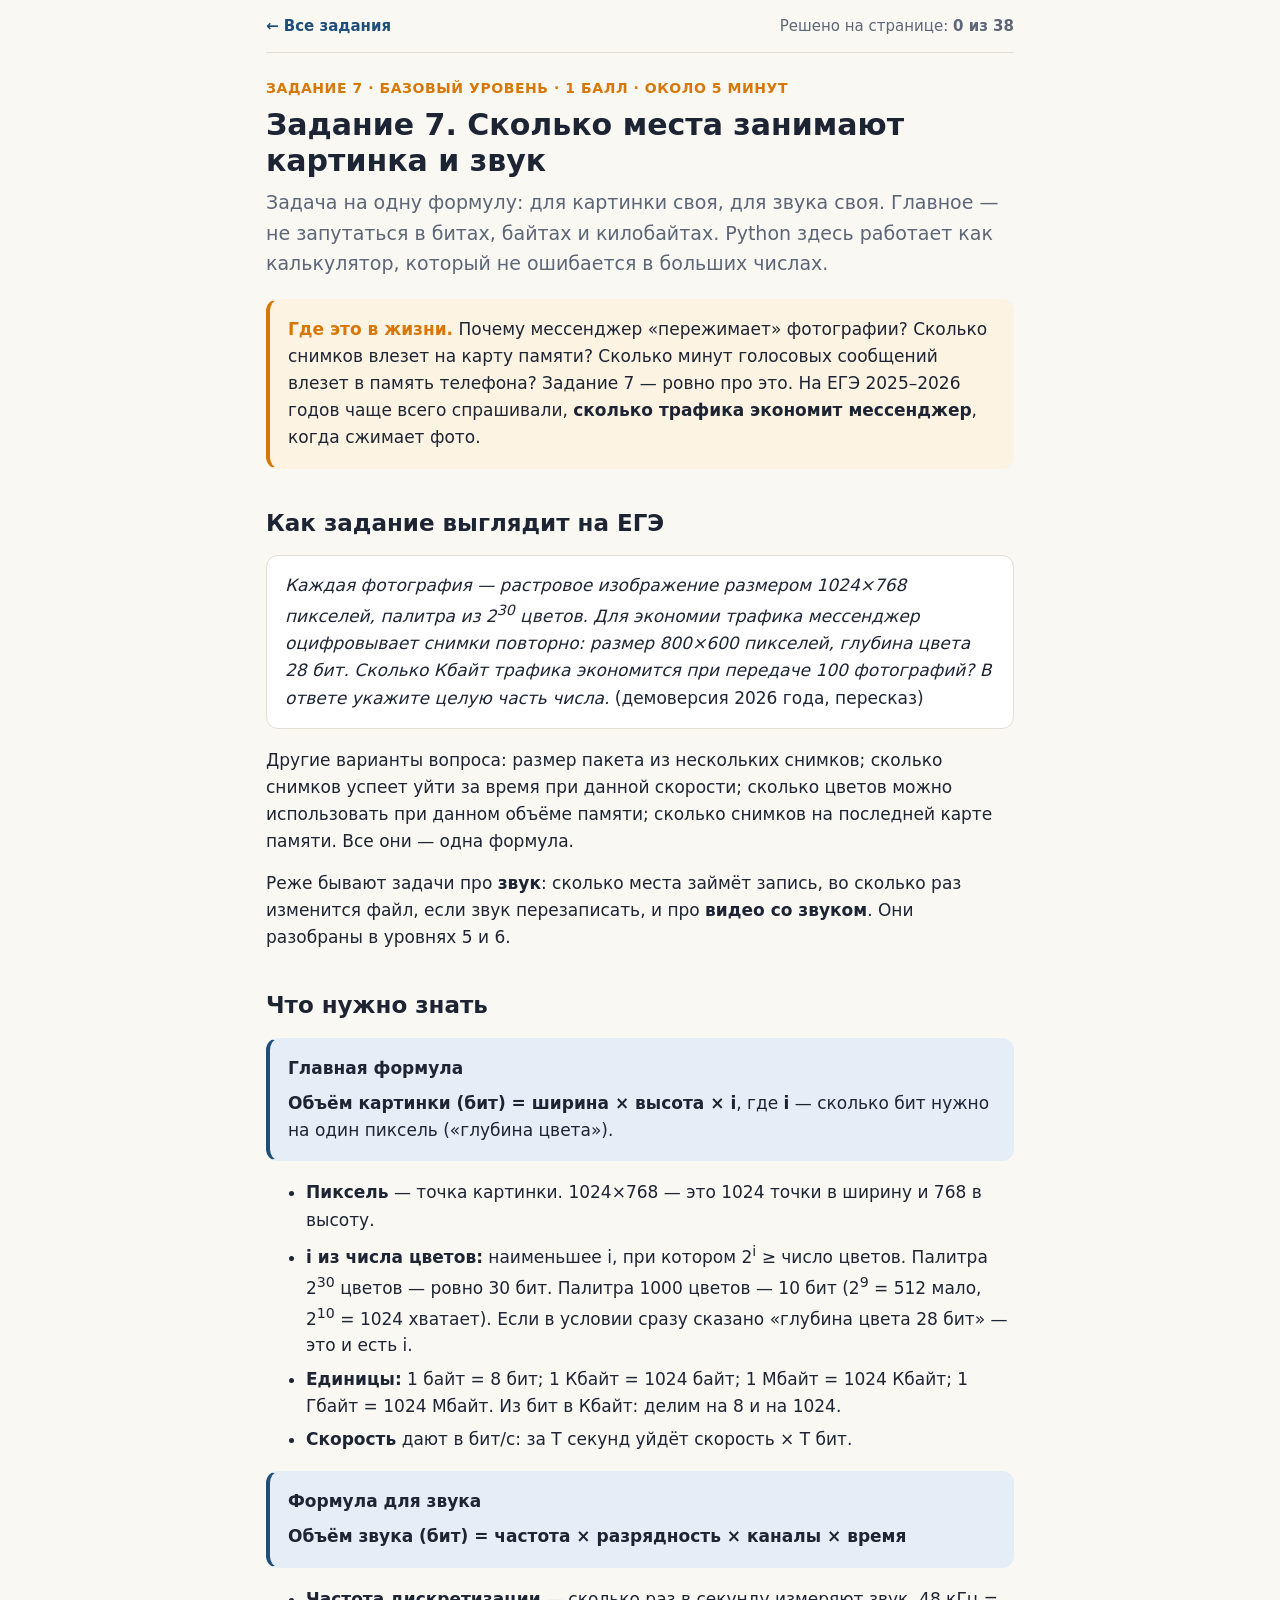
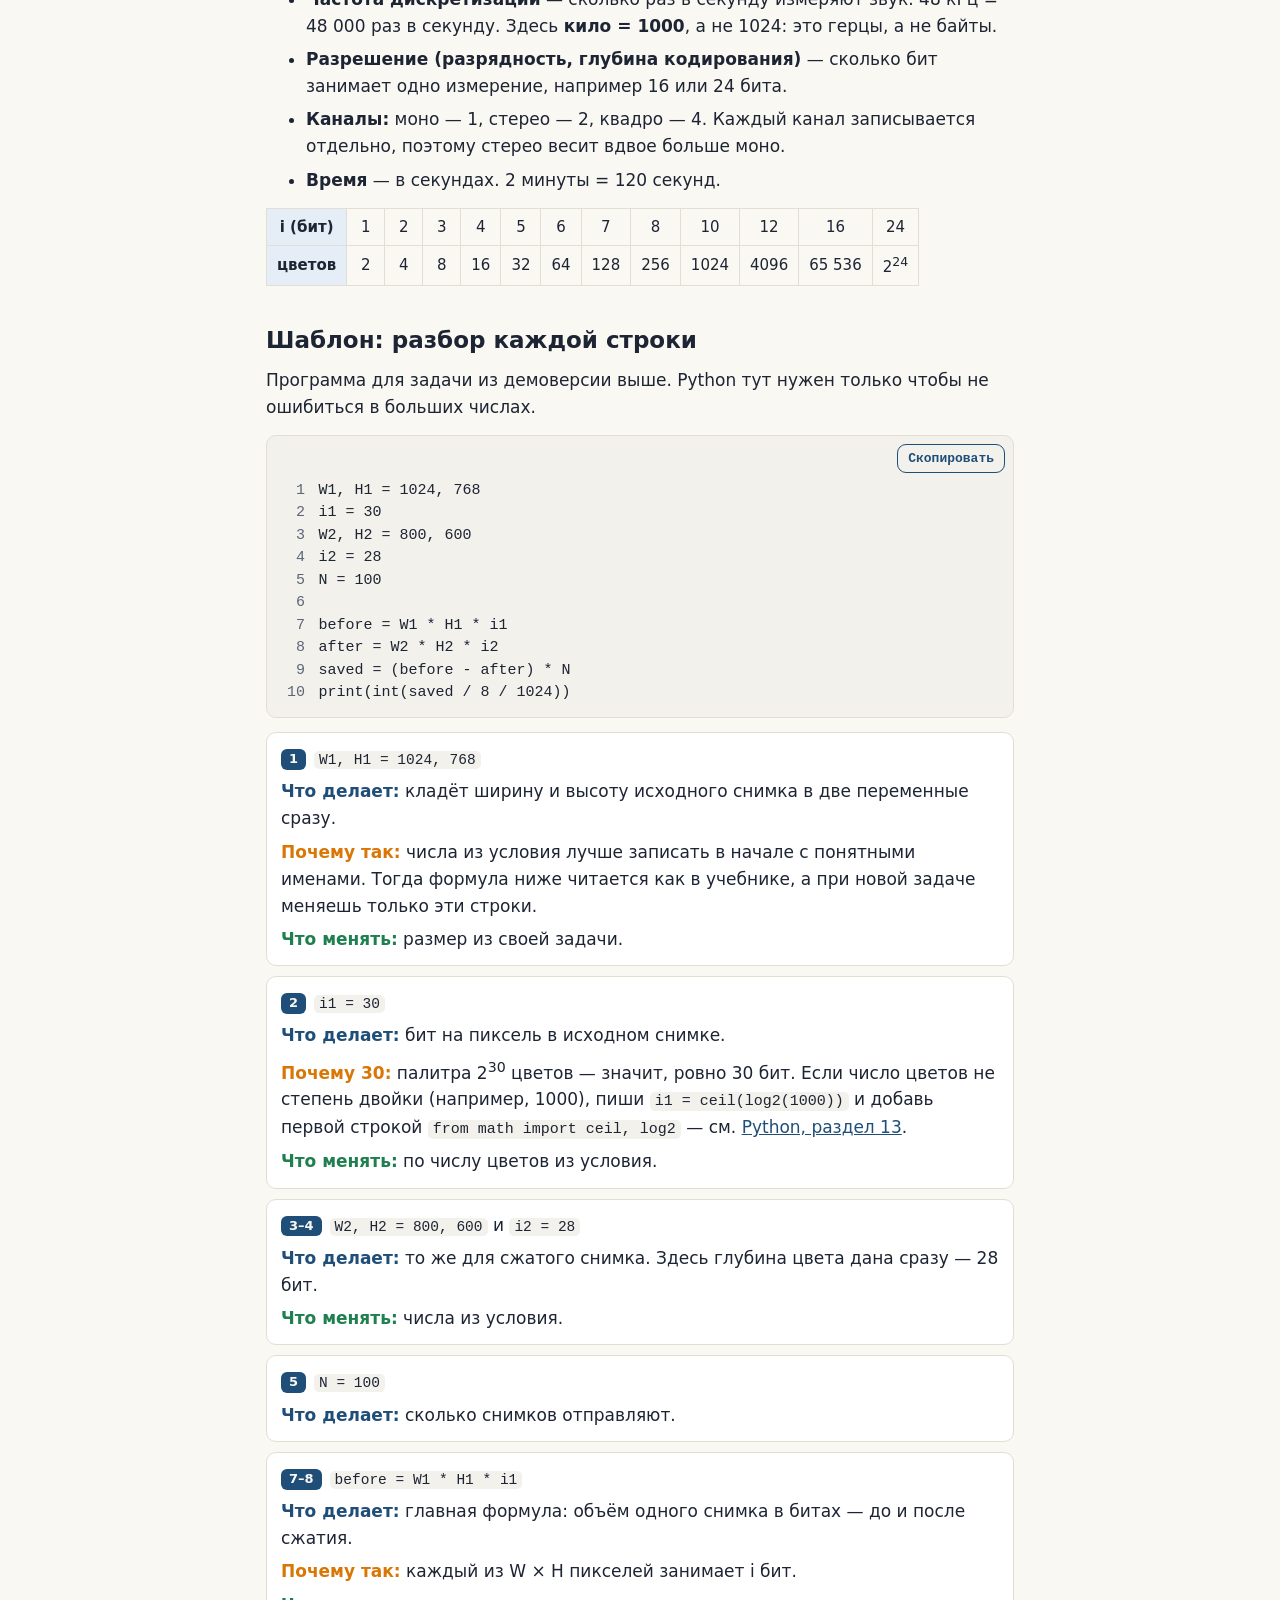
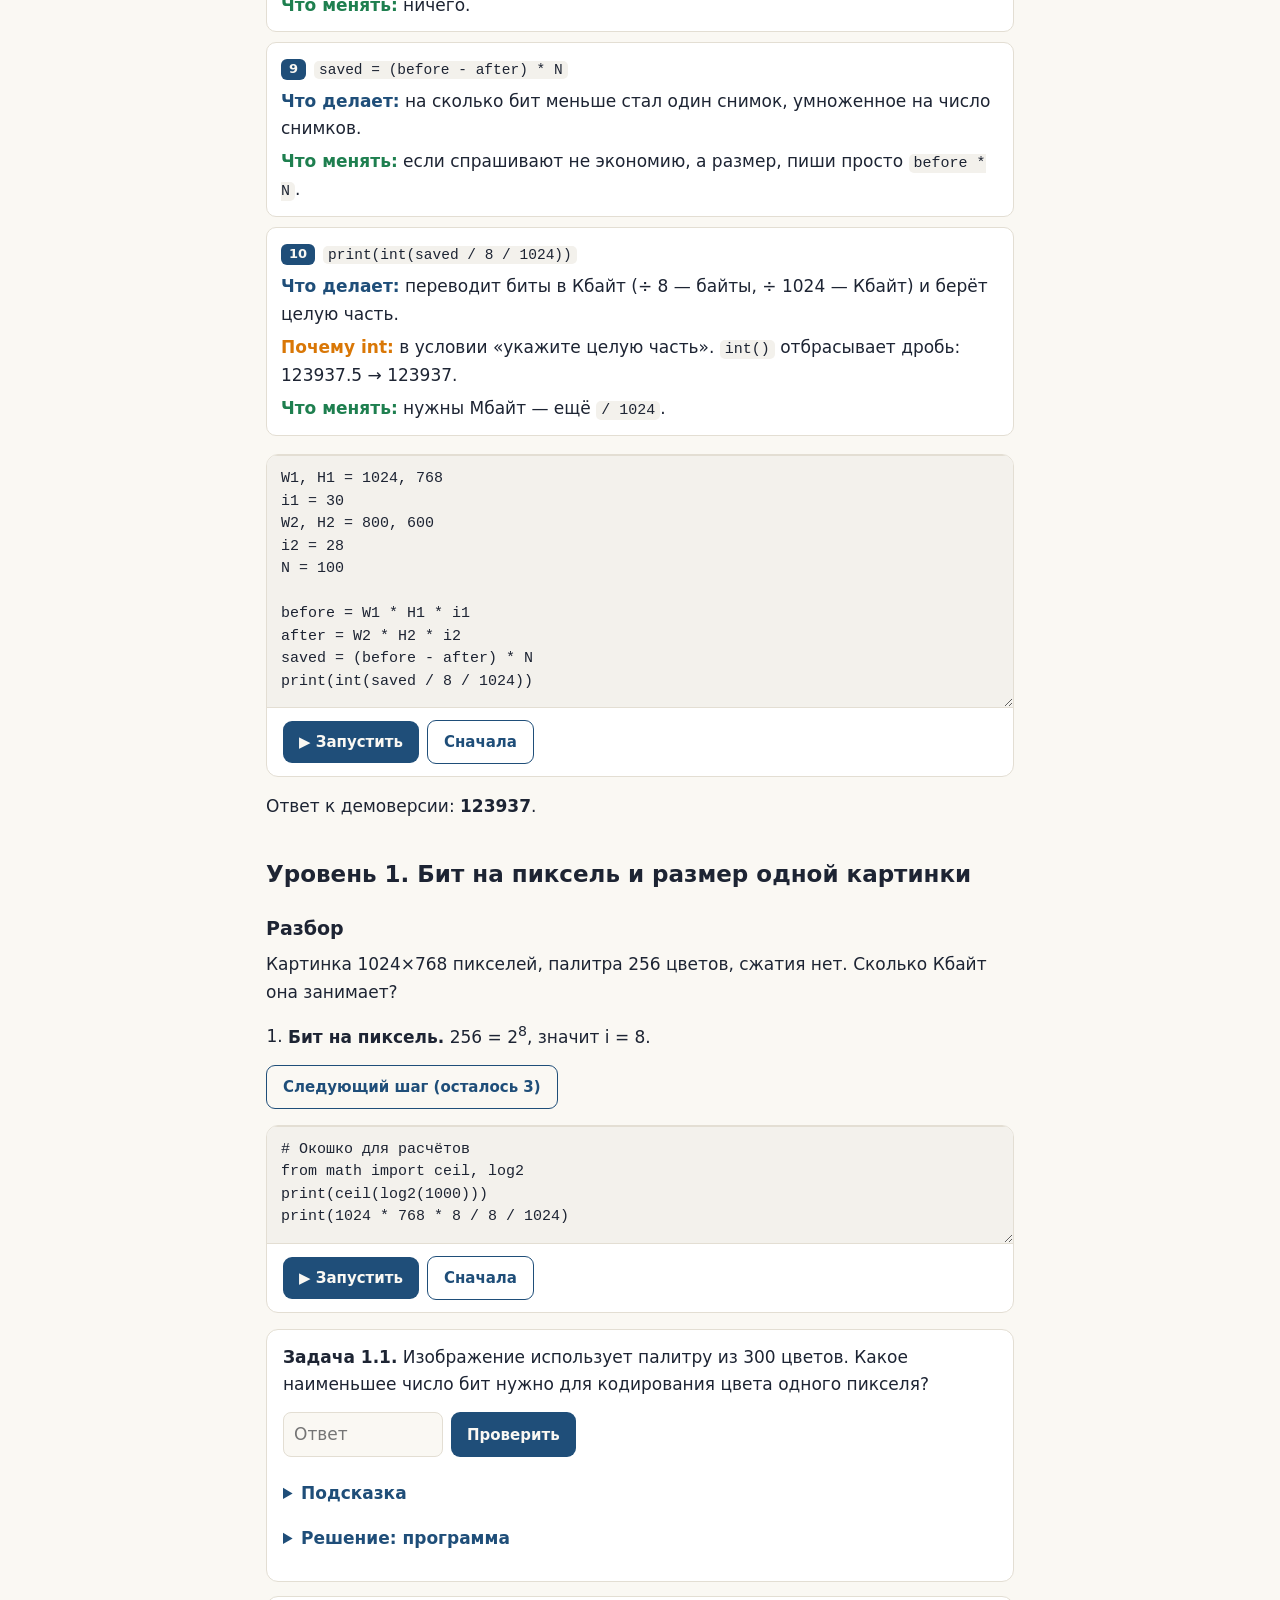
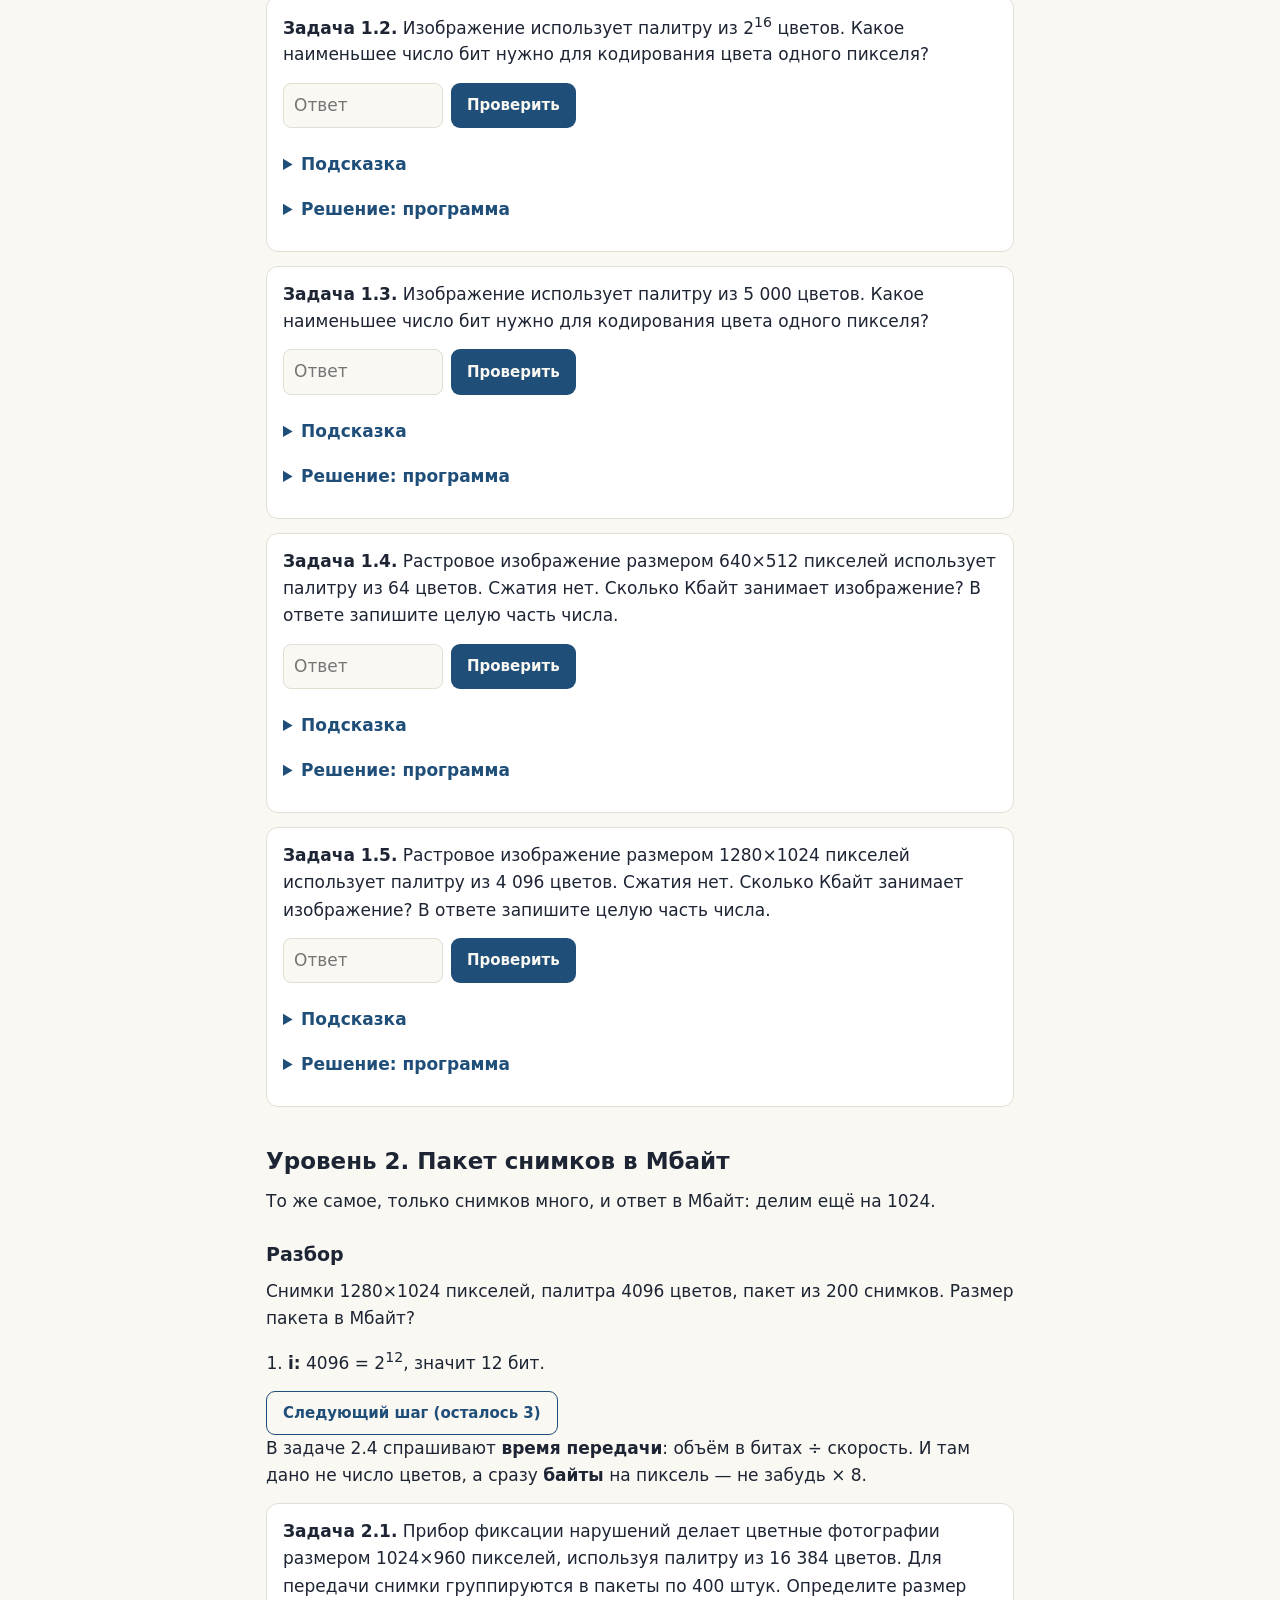
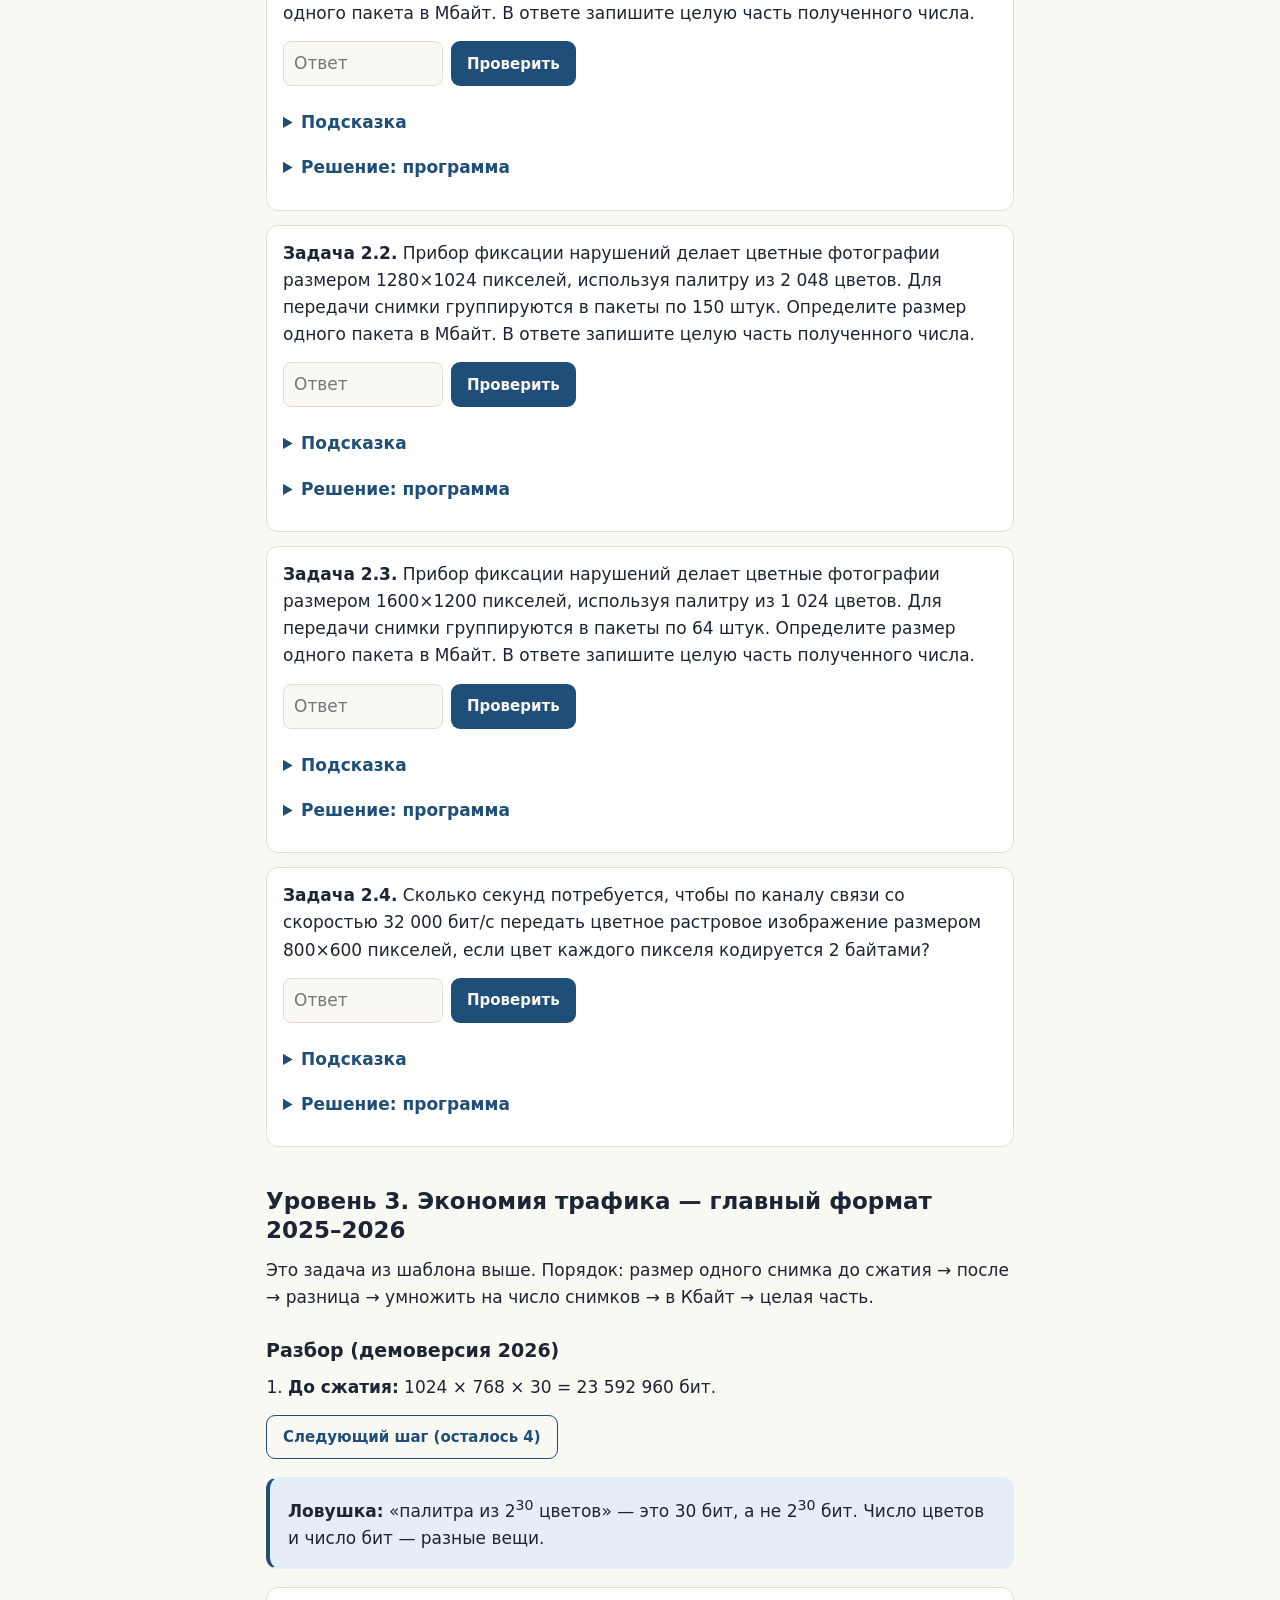
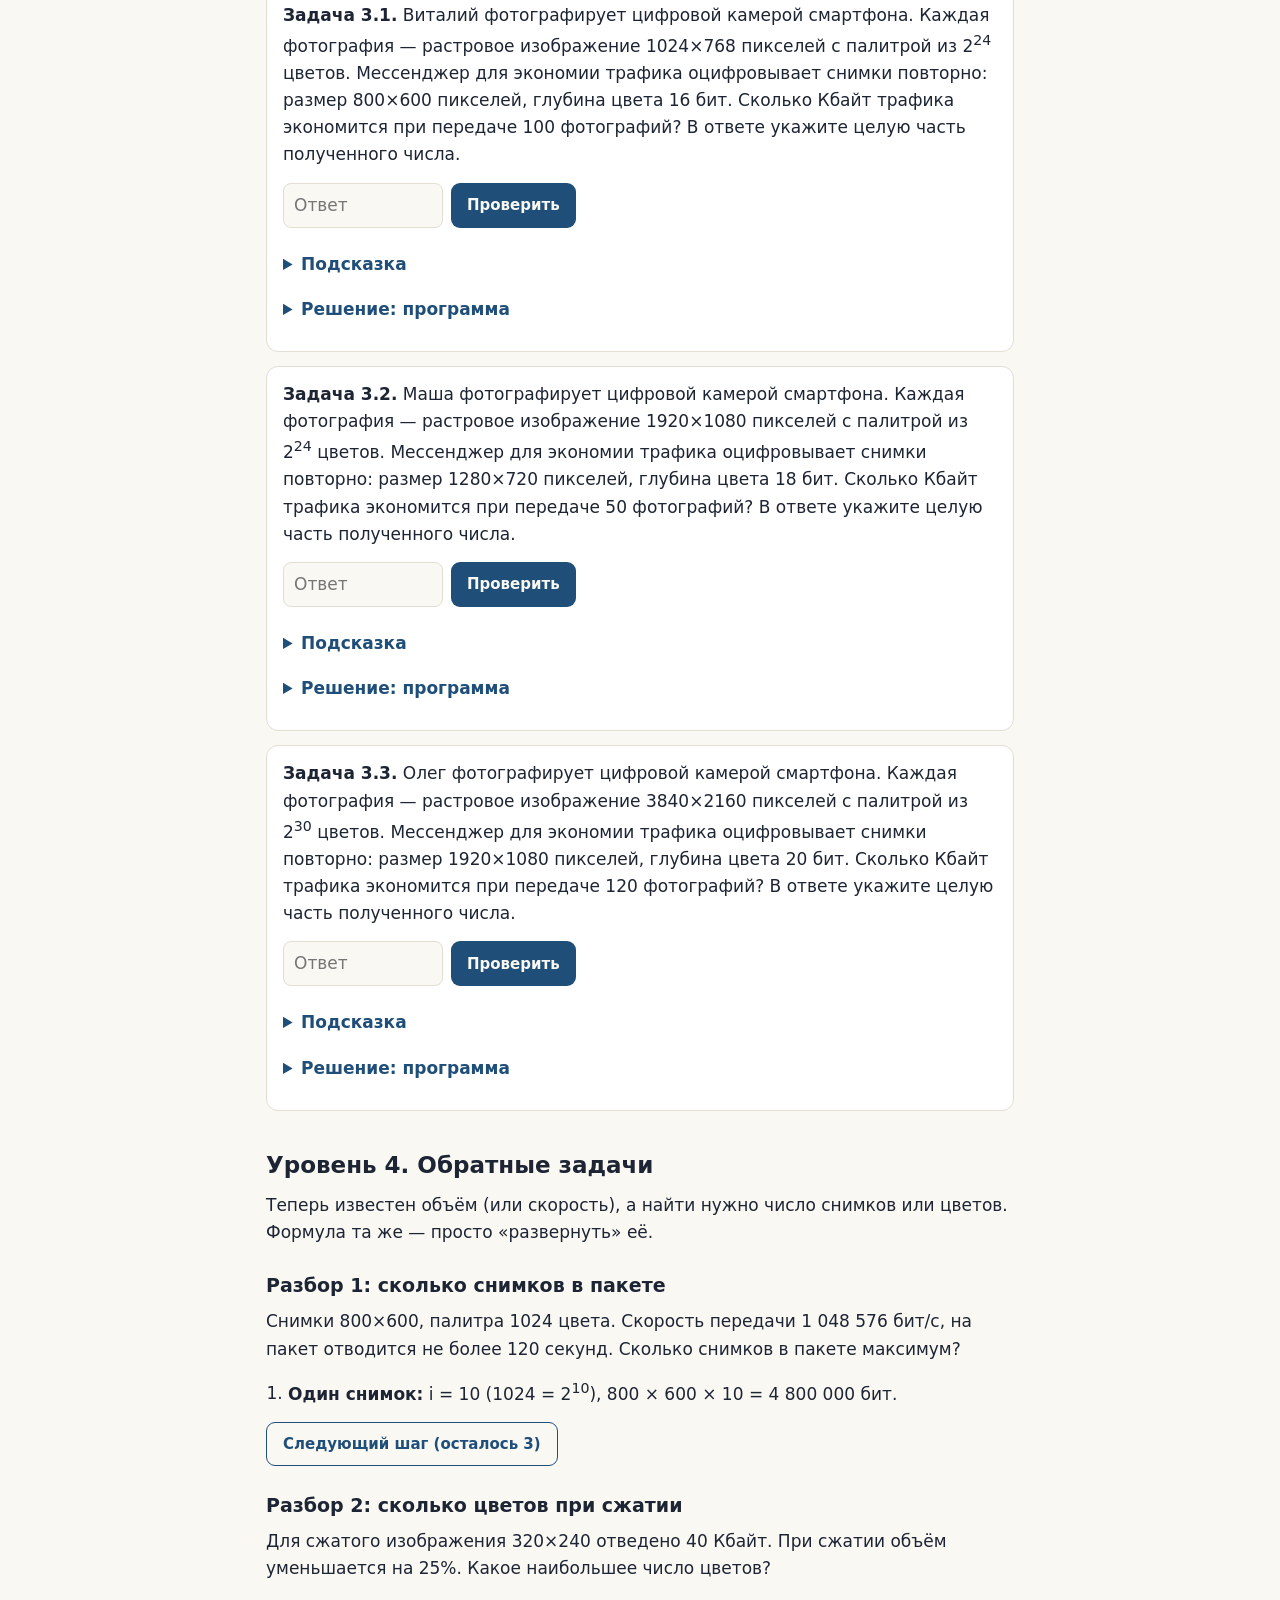
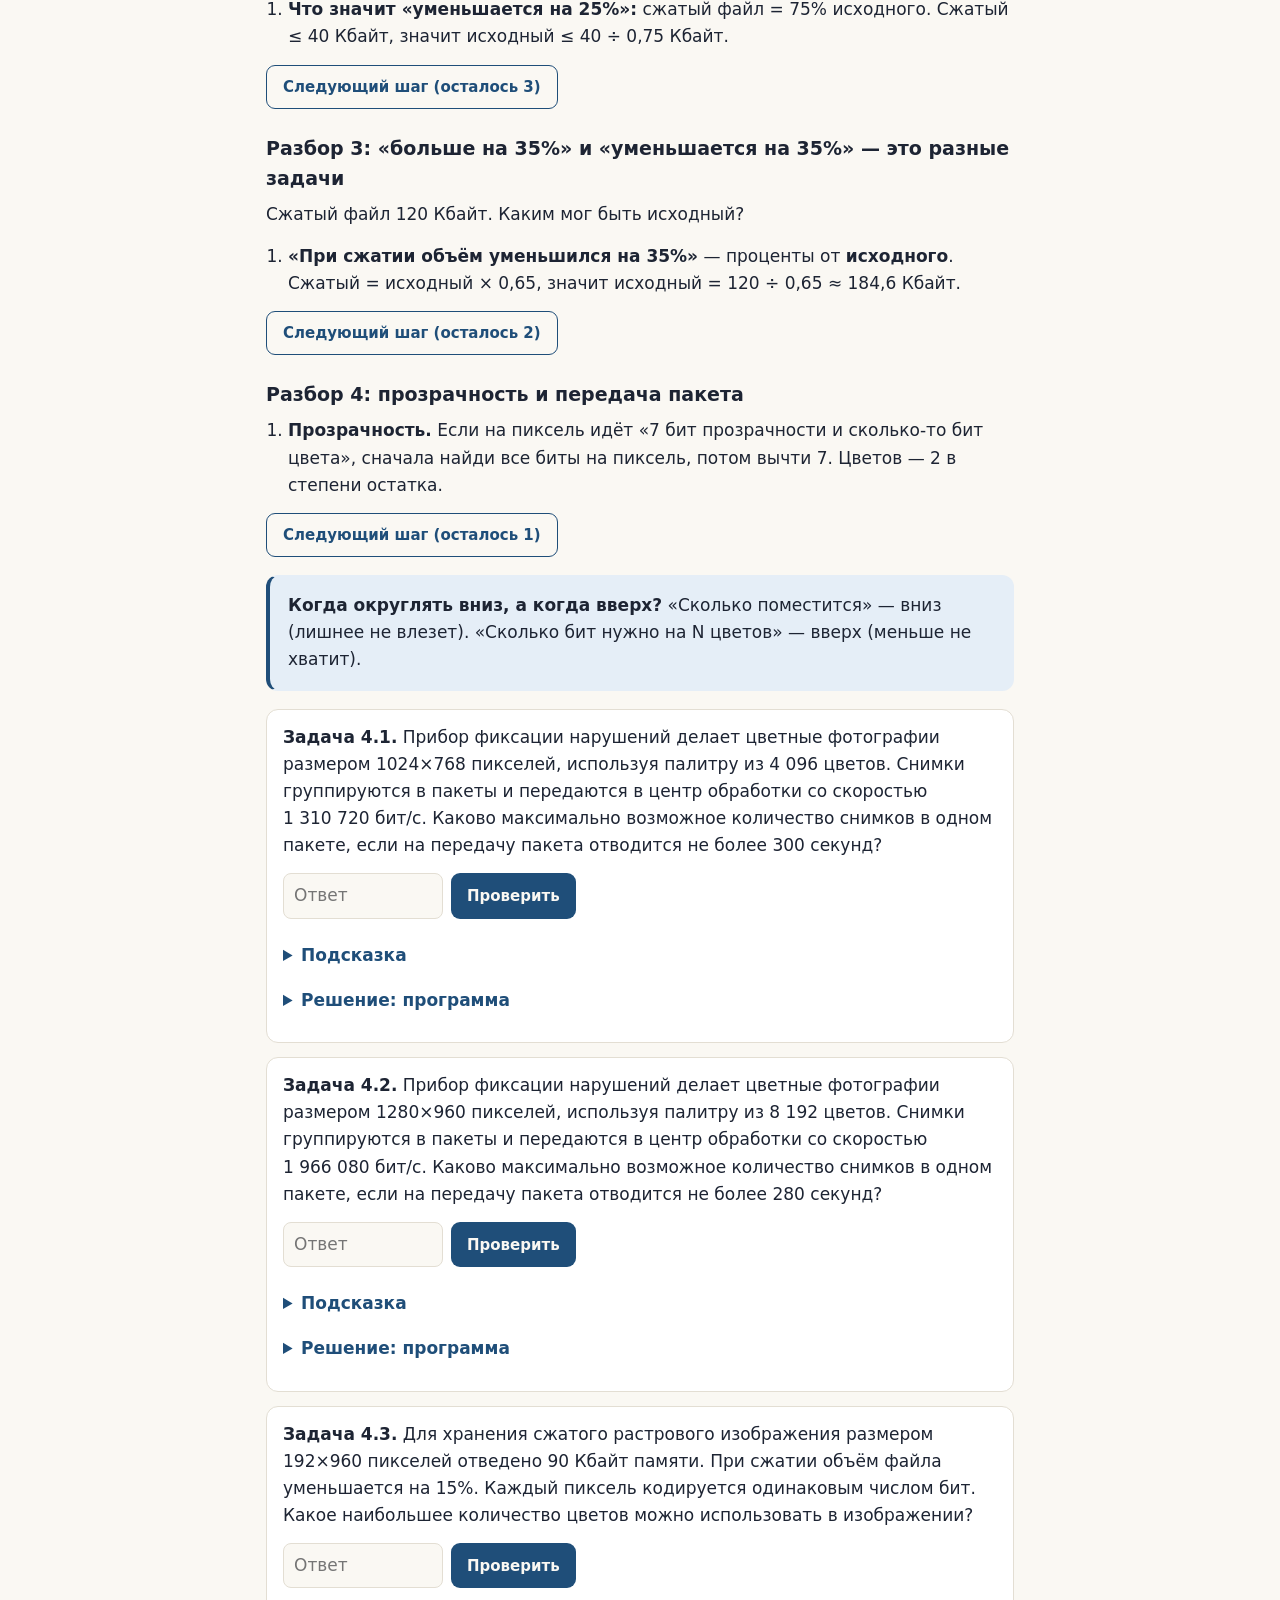
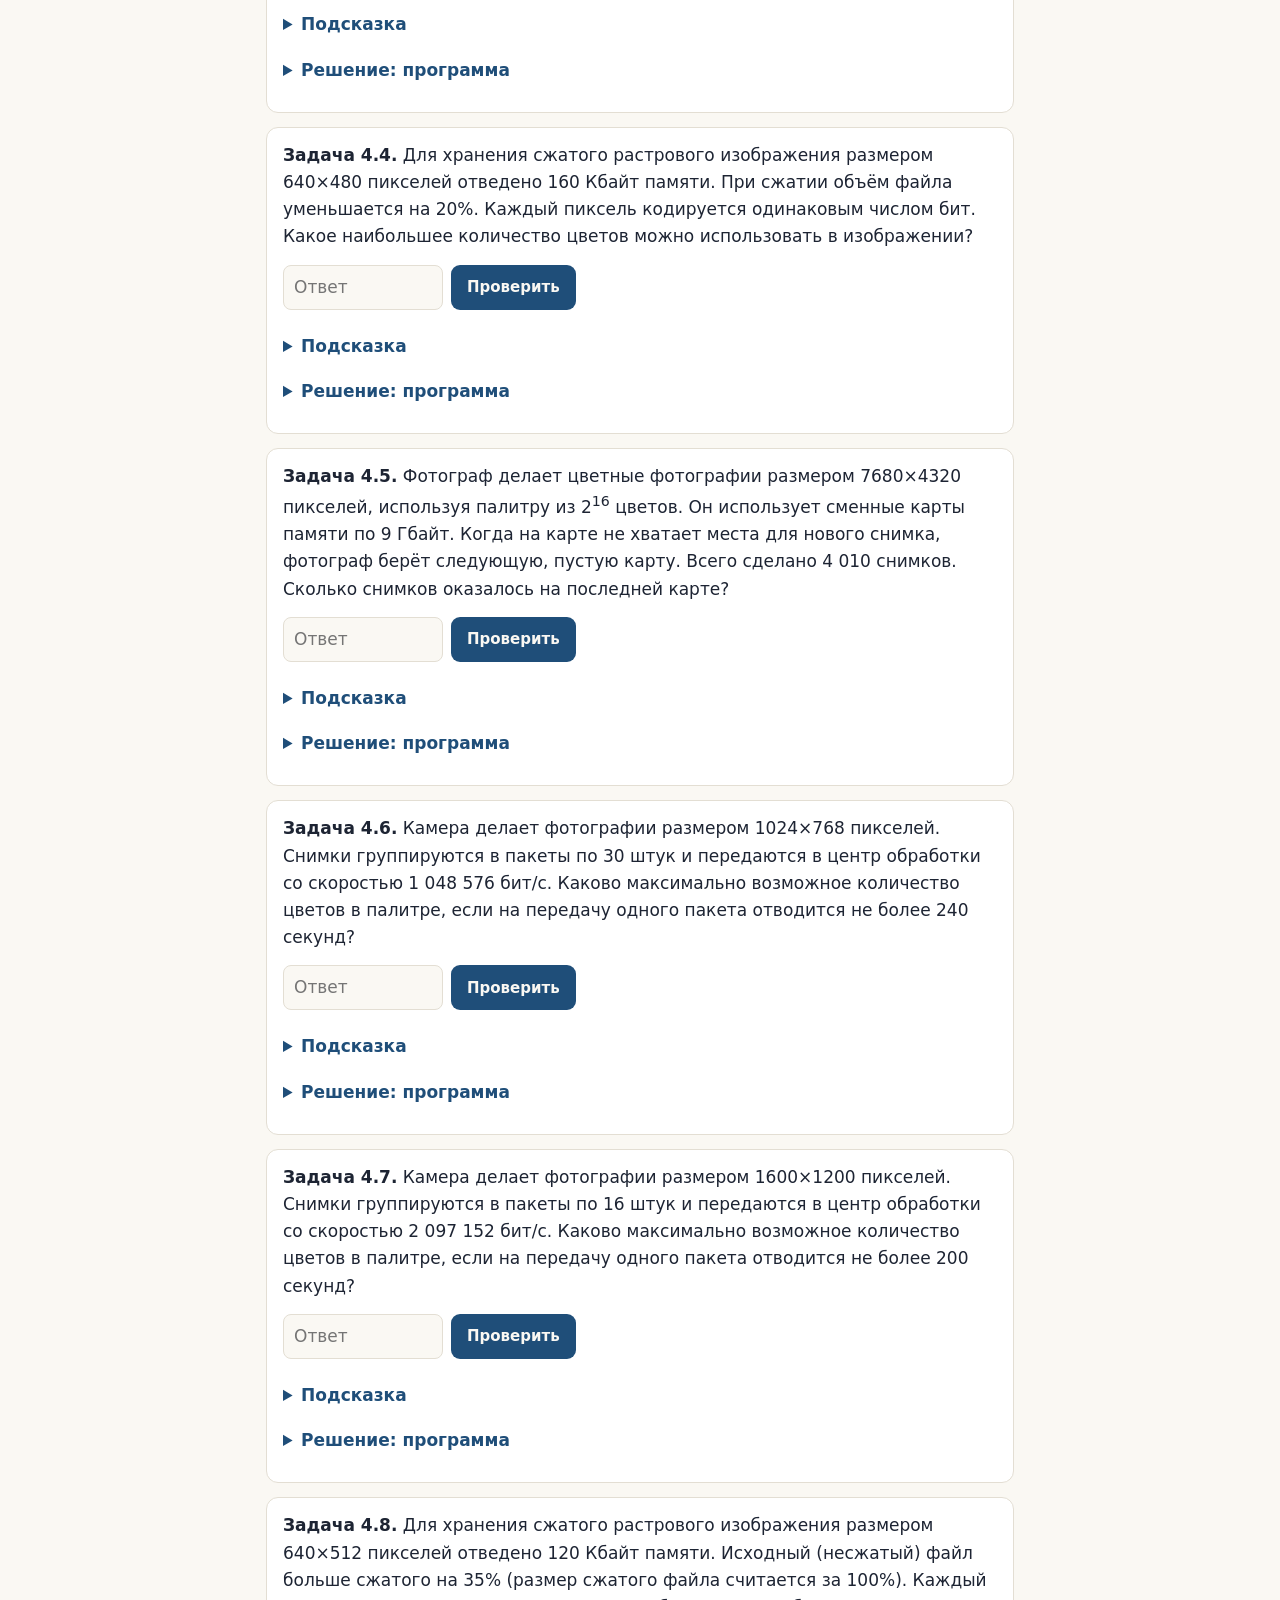
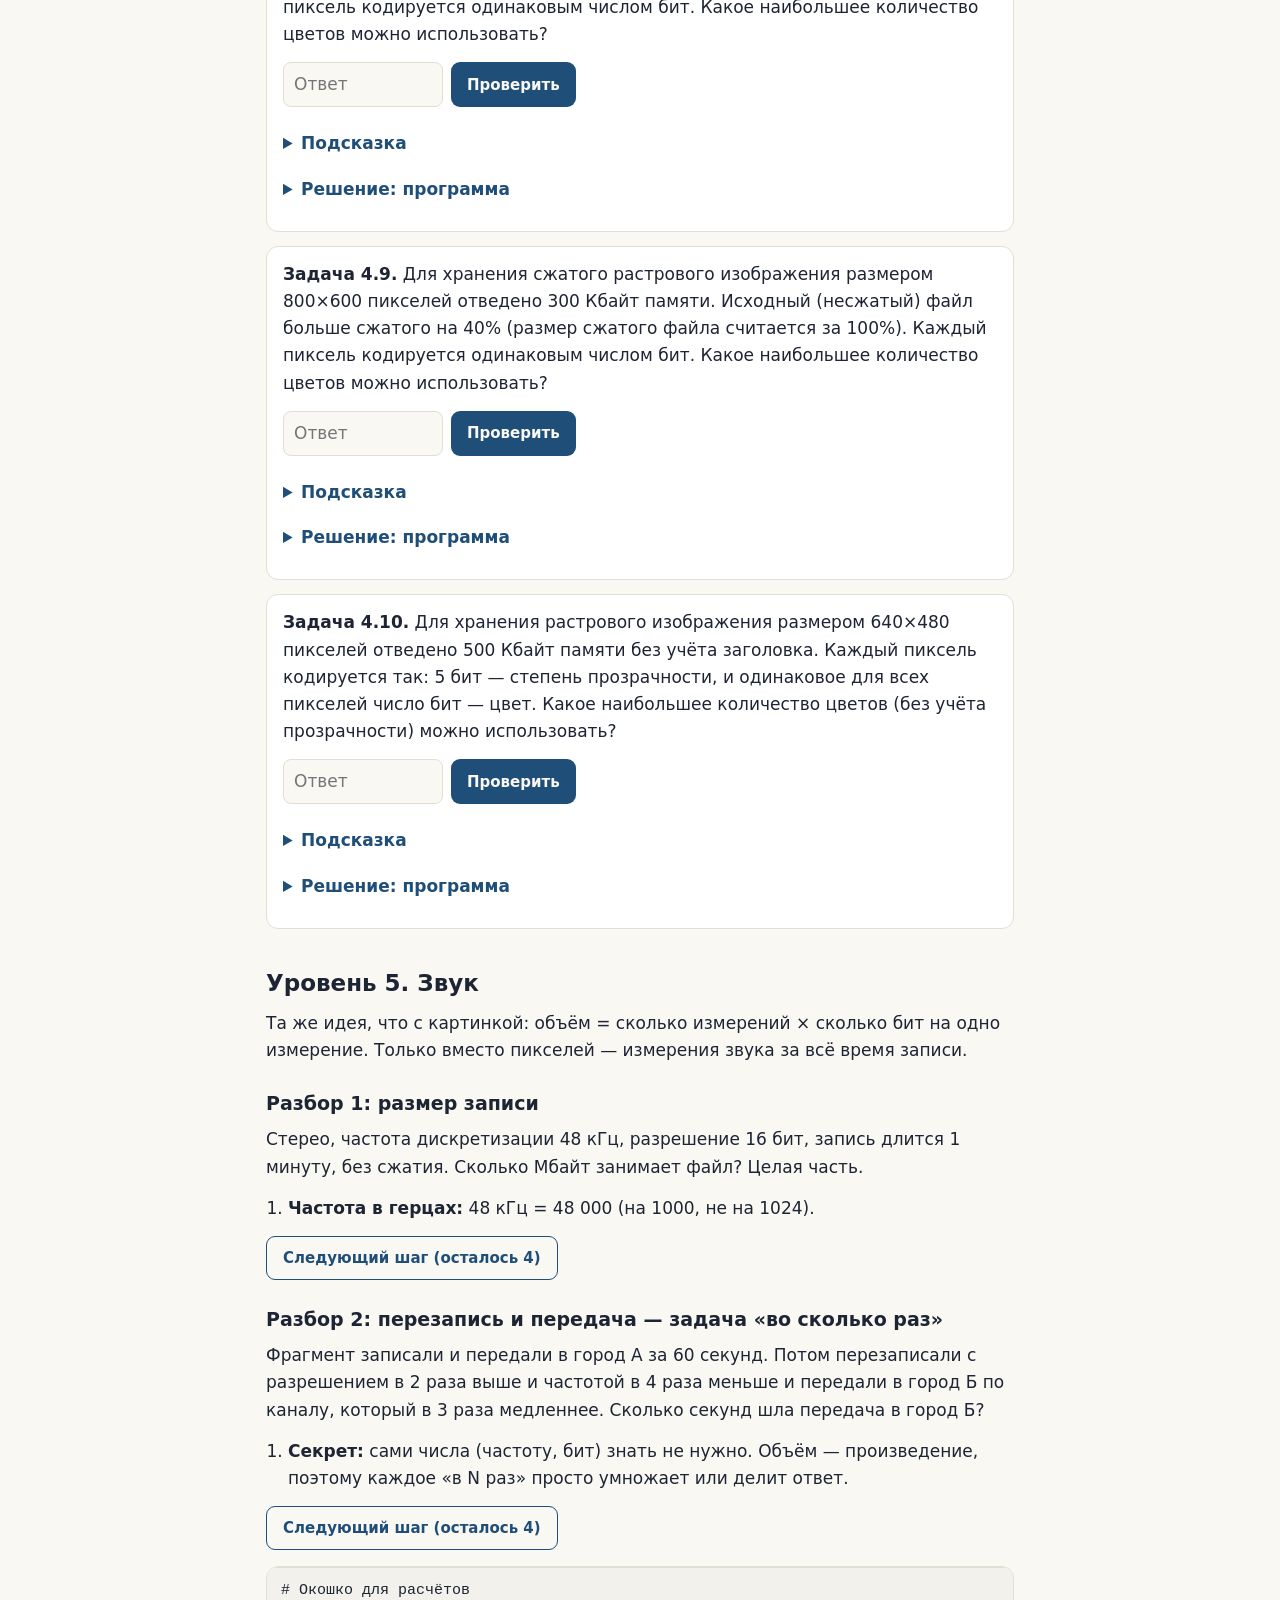
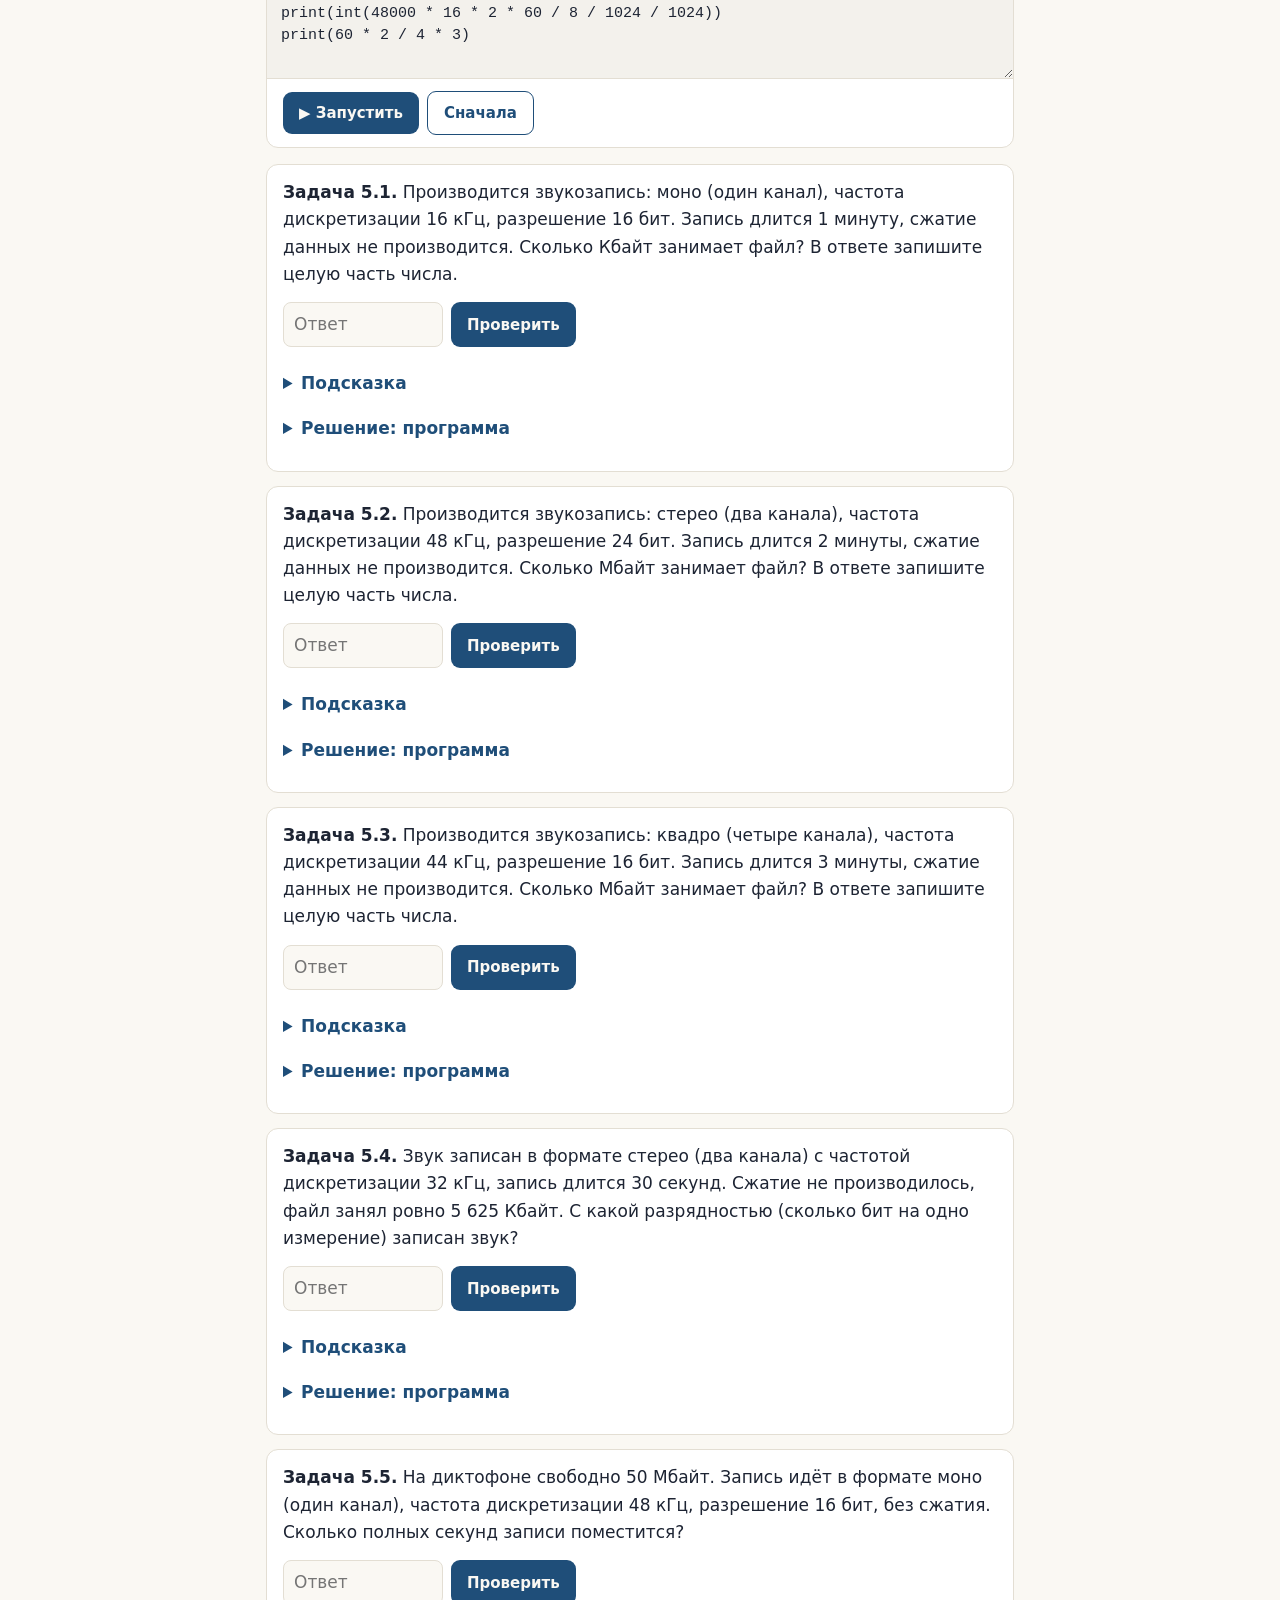
<file: task-07.html>
<!doctype html>
<html lang="ru">
<head>
<meta charset="utf-8">
<meta name="viewport" content="width=device-width, initial-scale=1">
<title>Задание 7 · Картинки и звук</title>
<link rel="stylesheet" href="style.css">
<link rel="icon" href="data:image/svg+xml,%3Csvg xmlns=%22http://www.w3.org/2000/svg%22 viewBox=%220 0 100 100%22%3E%3Ctext y=%22.9em%22 font-size=%2290%22%3E🐍%3C/text%3E%3C/svg%3E">
</head>
<body>
<div class="wrap">

<div class="top"><a href="index.html">← Все задания</a><span class="where">Решено на странице: <b class="progress">0</b></span></div>

<div class="kicker">Задание 7 · базовый уровень · 1 балл · около 5 минут</div>
<h1>Задание 7. Сколько места занимают картинка и звук</h1>
<p class="lead">Задача на одну формулу: для картинки своя, для звука своя. Главное — не запутаться в битах, байтах и килобайтах. Python здесь работает как калькулятор, который не ошибается в больших числах.</p>

<div class="box why">
  <b>Где это в жизни.</b> Почему мессенджер «пережимает» фотографии? Сколько снимков влезет на карту памяти? Сколько минут голосовых сообщений влезет в память телефона? Задание 7 — ровно про это. На ЕГЭ 2025–2026 годов чаще всего спрашивали, <b>сколько трафика экономит мессенджер</b>, когда сжимает фото.
</div>

<h2>Как задание выглядит на ЕГЭ</h2>
<div class="box">
  <p style="margin:0"><i>Каждая фотография — растровое изображение размером 1024×768 пикселей, палитра из 2<sup>30</sup> цветов. Для экономии трафика мессенджер оцифровывает снимки повторно: размер 800×600 пикселей, глубина цвета 28 бит. Сколько Кбайт трафика экономится при передаче 100 фотографий? В ответе укажите целую часть числа.</i> (демоверсия 2026 года, пересказ)</p>
</div>
<p>Другие варианты вопроса: размер пакета из нескольких снимков; сколько снимков успеет уйти за время при данной скорости; сколько цветов можно использовать при данном объёме памяти; сколько снимков на последней карте памяти. Все они — одна формула.</p>
<p>Реже бывают задачи про <b>звук</b>: сколько места займёт запись, во сколько раз изменится файл, если звук перезаписать, и про <b>видео со звуком</b>. Они разобраны в уровнях 5 и 6.</p>

<h2>Что нужно знать</h2>
<div class="box remember">
  <b>Главная формула</b>
  <p style="margin:8px 0 0"><b>Объём картинки (бит) = ширина × высота × i</b>, где <b>i</b> — сколько бит нужно на один пиксель («глубина цвета»).</p>
</div>
<ul>
  <li><b>Пиксель</b> — точка картинки. 1024×768 — это 1024 точки в ширину и 768 в высоту.</li>
  <li><b>i из числа цветов:</b> наименьшее i, при котором 2<sup>i</sup> ≥ число цветов. Палитра 2<sup>30</sup> цветов — ровно 30 бит. Палитра 1000 цветов — 10 бит (2<sup>9</sup> = 512 мало, 2<sup>10</sup> = 1024 хватает). Если в условии сразу сказано «глубина цвета 28 бит» — это и есть i.</li>
  <li><b>Единицы:</b> 1 байт = 8 бит; 1 Кбайт = 1024 байт; 1 Мбайт = 1024 Кбайт; 1 Гбайт = 1024 Мбайт. Из бит в Кбайт: делим на 8 и на 1024.</li>
  <li><b>Скорость</b> дают в бит/с: за T секунд уйдёт скорость × T бит.</li>
</ul>
<div class="box remember">
  <b>Формула для звука</b>
  <p style="margin:8px 0 0"><b>Объём звука (бит) = частота × разрядность × каналы × время</b></p>
</div>
<ul>
  <li><b>Частота дискретизации</b> — сколько раз в секунду измеряют звук. 48 кГц = 48 000 раз в секунду. Здесь <b>кило = 1000</b>, а не 1024: это герцы, а не байты.</li>
  <li><b>Разрешение (разрядность, глубина кодирования)</b> — сколько бит занимает одно измерение, например 16 или 24 бита.</li>
  <li><b>Каналы:</b> моно — 1, стерео — 2, квадро — 4. Каждый канал записывается отдельно, поэтому стерео весит вдвое больше моно.</li>
  <li><b>Время</b> — в секундах. 2 минуты = 120 секунд.</li>
</ul>
<div class="tbl"><table>
  <tr><th>i (бит)</th><td>1</td><td>2</td><td>3</td><td>4</td><td>5</td><td>6</td><td>7</td><td>8</td><td>10</td><td>12</td><td>16</td><td>24</td></tr>
  <tr><th>цветов</th><td>2</td><td>4</td><td>8</td><td>16</td><td>32</td><td>64</td><td>128</td><td>256</td><td>1024</td><td>4096</td><td>65 536</td><td>2<sup>24</sup></td></tr>
</table></div>

<!-- ================= ШАБЛОН ================= -->
<h2>Шаблон: разбор каждой строки</h2>
<p>Программа для задачи из демоверсии выше. Python тут нужен только чтобы не ошибиться в больших числах.</p>
<pre class="tpl num"><code>W1, H1 = 1024, 768
i1 = 30
W2, H2 = 800, 600
i2 = 28
N = 100

before = W1 * H1 * i1
after = W2 * H2 * i2
saved = (before - after) * N
print(int(saved / 8 / 1024))</code></pre>
<ul class="lines">
  <li><span class="ln">1</span><code>W1, H1 = 1024, 768</code>
    <p><span class="w w1">Что делает:</span> кладёт ширину и высоту исходного снимка в две переменные сразу.</p>
    <p><span class="w w2">Почему так:</span> числа из условия лучше записать в начале с понятными именами. Тогда формула ниже читается как в учебнике, а при новой задаче меняешь только эти строки.</p>
    <p><span class="w w3">Что менять:</span> размер из своей задачи.</p></li>
  <li><span class="ln">2</span><code>i1 = 30</code>
    <p><span class="w w1">Что делает:</span> бит на пиксель в исходном снимке.</p>
    <p><span class="w w2">Почему 30:</span> палитра 2<sup>30</sup> цветов — значит, ровно 30 бит. Если число цветов не степень двойки (например, 1000), пиши <code>i1 = ceil(log2(1000))</code> и добавь первой строкой <code>from math import ceil, log2</code> — см. <a href="python.html">Python, раздел 13</a>.</p>
    <p><span class="w w3">Что менять:</span> по числу цветов из условия.</p></li>
  <li><span class="ln">3–4</span><code>W2, H2 = 800, 600</code> и <code>i2 = 28</code>
    <p><span class="w w1">Что делает:</span> то же для сжатого снимка. Здесь глубина цвета дана сразу — 28 бит.</p>
    <p><span class="w w3">Что менять:</span> числа из условия.</p></li>
  <li><span class="ln">5</span><code>N = 100</code>
    <p><span class="w w1">Что делает:</span> сколько снимков отправляют.</p></li>
  <li><span class="ln">7–8</span><code>before = W1 * H1 * i1</code>
    <p><span class="w w1">Что делает:</span> главная формула: объём одного снимка в битах — до и после сжатия.</p>
    <p><span class="w w2">Почему так:</span> каждый из W × H пикселей занимает i бит.</p>
    <p><span class="w w3">Что менять:</span> ничего.</p></li>
  <li><span class="ln">9</span><code>saved = (before - after) * N</code>
    <p><span class="w w1">Что делает:</span> на сколько бит меньше стал один снимок, умноженное на число снимков.</p>
    <p><span class="w w3">Что менять:</span> если спрашивают не экономию, а размер, пиши просто <code>before * N</code>.</p></li>
  <li><span class="ln">10</span><code>print(int(saved / 8 / 1024))</code>
    <p><span class="w w1">Что делает:</span> переводит биты в Кбайт (÷ 8 — байты, ÷ 1024 — Кбайт) и берёт целую часть.</p>
    <p><span class="w w2">Почему int:</span> в условии «укажите целую часть». <code>int()</code> отбрасывает дробь: 123937.5 → 123937.</p>
    <p><span class="w w3">Что менять:</span> нужны Мбайт — ещё <code>/ 1024</code>.</p></li>
</ul>
<div class="py"><textarea class="code">W1, H1 = 1024, 768
i1 = 30
W2, H2 = 800, 600
i2 = 28
N = 100

before = W1 * H1 * i1
after = W2 * H2 * i2
saved = (before - after) * N
print(int(saved / 8 / 1024))</textarea></div>
<p>Ответ к демоверсии: <b>123937</b>.</p>

<!-- ================= УРОВЕНЬ 1 ================= -->
<h2>Уровень 1. Бит на пиксель и размер одной картинки</h2>
<h3>Разбор</h3>
<p>Картинка 1024×768 пикселей, палитра 256 цветов, сжатия нет. Сколько Кбайт она занимает?</p>
<div class="steps"><ol>
  <li><b>Бит на пиксель.</b> 256 = 2<sup>8</sup>, значит i = 8.</li>
  <li><b>Объём в битах:</b> 1024 × 768 × 8.</li>
  <li><b>В Кбайт:</b> делим на 8 и на 1024. Python: <code>print(1024 * 768 * 8 / 8 / 1024)</code>.</li>
  <li><b>Ответ:</b> 768 Кбайт.</li>
</ol></div>
<div class="py"><textarea class="code"># Окошко для расчётов
from math import ceil, log2
print(ceil(log2(1000)))
print(1024 * 768 * 8 / 8 / 1024)</textarea></div>
<div class="answer" data-answer="9"><p style="margin-top:0"><b>Задача 1.1.</b> Изображение использует палитру из 300 цветов. Какое наименьшее число бит нужно для кодирования цвета одного пикселя?</p>
<details class="hint"><summary>Подсказка</summary><div>Найди наименьшую степень двойки, которая не меньше числа цветов. Показатель этой степени и есть число бит.</div></details>
<details class="hint"><summary>Решение: программа</summary><div>
<div class="py"><textarea class="code">from math import ceil, log2

colors = 300   # сколько цветов в палитре
print(ceil(log2(colors)))   # бит на один пиксель</textarea></div>
<p>Ответ: <b>9</b>.</p></div></details>
</div>
<div class="answer" data-answer="16"><p style="margin-top:0"><b>Задача 1.2.</b> Изображение использует палитру из 2<sup>16</sup> цветов. Какое наименьшее число бит нужно для кодирования цвета одного пикселя?</p>
<details class="hint"><summary>Подсказка</summary><div>Найди наименьшую степень двойки, которая не меньше числа цветов. Показатель этой степени и есть число бит.</div></details>
<details class="hint"><summary>Решение: программа</summary><div>
<div class="py"><textarea class="code">from math import ceil, log2

colors = 2 ** 16   # сколько цветов в палитре
print(ceil(log2(colors)))   # бит на один пиксель</textarea></div>
<p>Ответ: <b>16</b>.</p></div></details>
</div>
<div class="answer" data-answer="13"><p style="margin-top:0"><b>Задача 1.3.</b> Изображение использует палитру из 5 000 цветов. Какое наименьшее число бит нужно для кодирования цвета одного пикселя?</p>
<details class="hint"><summary>Подсказка</summary><div>Найди наименьшую степень двойки, которая не меньше числа цветов. Показатель этой степени и есть число бит.</div></details>
<details class="hint"><summary>Решение: программа</summary><div>
<div class="py"><textarea class="code">from math import ceil, log2

colors = 5000   # сколько цветов в палитре
print(ceil(log2(colors)))   # бит на один пиксель</textarea></div>
<p>Ответ: <b>13</b>.</p></div></details>
</div>
<div class="answer" data-answer="240"><p style="margin-top:0"><b>Задача 1.4.</b> Растровое изображение размером 640×512 пикселей использует палитру из 64 цветов. Сжатия нет. Сколько Кбайт занимает изображение? В ответе запишите целую часть числа.</p>
<details class="hint"><summary>Подсказка</summary><div>Бит на пиксель: 6. Объём = ширина × высота × бит на пиксель, потом делим на 8 и на 1024.</div></details>
<details class="hint"><summary>Решение: программа</summary><div>
<div class="py"><textarea class="code">from math import ceil, log2

W, H = 640, 512            # размер в пикселях
i = ceil(log2(64))   # бит на пиксель
bits = W * H * i
print(int(bits / 8 / 1024))   # Кбайт, целая часть</textarea></div>
<p>Ответ: <b>240</b>.</p></div></details>
</div>
<div class="answer" data-answer="1920"><p style="margin-top:0"><b>Задача 1.5.</b> Растровое изображение размером 1280×1024 пикселей использует палитру из 4 096 цветов. Сжатия нет. Сколько Кбайт занимает изображение? В ответе запишите целую часть числа.</p>
<details class="hint"><summary>Подсказка</summary><div>Бит на пиксель: 12. Объём = ширина × высота × бит на пиксель, потом делим на 8 и на 1024.</div></details>
<details class="hint"><summary>Решение: программа</summary><div>
<div class="py"><textarea class="code">from math import ceil, log2

W, H = 1280, 1024            # размер в пикселях
i = ceil(log2(4096))   # бит на пиксель
bits = W * H * i
print(int(bits / 8 / 1024))   # Кбайт, целая часть</textarea></div>
<p>Ответ: <b>1920</b>.</p></div></details>
</div>

<!-- ================= УРОВЕНЬ 2 ================= -->
<h2>Уровень 2. Пакет снимков в Мбайт</h2>
<p>То же самое, только снимков много, и ответ в Мбайт: делим ещё на 1024.</p>
<h3>Разбор</h3>
<p>Снимки 1280×1024 пикселей, палитра 4096 цветов, пакет из 200 снимков. Размер пакета в Мбайт?</p>
<div class="steps"><ol>
  <li><b>i:</b> 4096 = 2<sup>12</sup>, значит 12 бит.</li>
  <li><b>Пакет в битах:</b> 1280 × 1024 × 12 × 200.</li>
  <li><b>В Мбайт:</b> ÷ 8 ÷ 1024 ÷ 1024. Python: <code>print(int(1280 * 1024 * 12 * 200 / 8 / 1024 / 1024))</code>.</li>
  <li><b>Ответ:</b> 375.</li>
</ol></div>
<p>В задаче 2.4 спрашивают <b>время передачи</b>: объём в битах ÷ скорость. И там дано не число цветов, а сразу <b>байты</b> на пиксель — не забудь × 8.</p>
<div class="answer" data-answer="656"><p style="margin-top:0"><b>Задача 2.1.</b> Прибор фиксации нарушений делает цветные фотографии размером 1024×960 пикселей, используя палитру из 16 384 цветов. Для передачи снимки группируются в пакеты по 400 штук. Определите размер одного пакета в Мбайт. В ответе запишите целую часть полученного числа.</p>
<details class="hint"><summary>Подсказка</summary><div>Бит на пиксель: 14. Размер пакета в битах = 1024 × 960 × 14 × 400. Делим на 8 (байты), на 1024 (Кбайты), ещё на 1024 (Мбайты).</div></details>
<details class="hint"><summary>Решение: программа</summary><div>
<div class="py"><textarea class="code">from math import ceil, log2

W, H = 1024, 960            # размер снимка
i = ceil(log2(16384))   # бит на пиксель
K = 400                    # снимков в пакете
bits = W * H * i * K       # бит во всём пакете
print(int(bits / 8 / 1024 / 1024))   # Мбайт, целая часть</textarea></div>
<p>Ответ: <b>656</b>.</p></div></details>
</div>
<div class="answer" data-answer="257"><p style="margin-top:0"><b>Задача 2.2.</b> Прибор фиксации нарушений делает цветные фотографии размером 1280×1024 пикселей, используя палитру из 2 048 цветов. Для передачи снимки группируются в пакеты по 150 штук. Определите размер одного пакета в Мбайт. В ответе запишите целую часть полученного числа.</p>
<details class="hint"><summary>Подсказка</summary><div>Бит на пиксель: 11. Размер пакета в битах = 1280 × 1024 × 11 × 150. Делим на 8 (байты), на 1024 (Кбайты), ещё на 1024 (Мбайты).</div></details>
<details class="hint"><summary>Решение: программа</summary><div>
<div class="py"><textarea class="code">from math import ceil, log2

W, H = 1280, 1024            # размер снимка
i = ceil(log2(2048))   # бит на пиксель
K = 150                    # снимков в пакете
bits = W * H * i * K       # бит во всём пакете
print(int(bits / 8 / 1024 / 1024))   # Мбайт, целая часть</textarea></div>
<p>Ответ: <b>257</b>.</p></div></details>
</div>
<div class="answer" data-answer="146"><p style="margin-top:0"><b>Задача 2.3.</b> Прибор фиксации нарушений делает цветные фотографии размером 1600×1200 пикселей, используя палитру из 1 024 цветов. Для передачи снимки группируются в пакеты по 64 штук. Определите размер одного пакета в Мбайт. В ответе запишите целую часть полученного числа.</p>
<details class="hint"><summary>Подсказка</summary><div>Бит на пиксель: 10. Размер пакета в битах = 1600 × 1200 × 10 × 64. Делим на 8 (байты), на 1024 (Кбайты), ещё на 1024 (Мбайты).</div></details>
<details class="hint"><summary>Решение: программа</summary><div>
<div class="py"><textarea class="code">from math import ceil, log2

W, H = 1600, 1200            # размер снимка
i = ceil(log2(1024))   # бит на пиксель
K = 64                    # снимков в пакете
bits = W * H * i * K       # бит во всём пакете
print(int(bits / 8 / 1024 / 1024))   # Мбайт, целая часть</textarea></div>
<p>Ответ: <b>146</b>.</p></div></details>
</div>
<div class="answer" data-answer="240"><p style="margin-top:0"><b>Задача 2.4.</b> Сколько секунд потребуется, чтобы по каналу связи со скоростью 32 000 бит/с передать цветное растровое изображение размером 800×600 пикселей, если цвет каждого пикселя кодируется 2 байтами?</p>
<details class="hint"><summary>Подсказка</summary><div>Внимание: здесь дано не число цветов, а сразу байты на пиксель. 2 байта = 16 бит. Объём в битах раздели на скорость.</div></details>
<details class="hint"><summary>Решение: программа</summary><div>
<div class="py"><textarea class="code">W, H = 800, 600
bits = W * H * 2 * 8     # 2 байта на пиксель = 16 бит
speed = 32000            # бит в секунду
print(bits // speed)       # секунд</textarea></div>
<p>Ответ: <b>240</b>.</p></div></details>
</div>

<!-- ================= УРОВЕНЬ 3 ================= -->
<h2>Уровень 3. Экономия трафика — главный формат 2025–2026</h2>
<p>Это задача из шаблона выше. Порядок: размер одного снимка до сжатия → после → разница → умножить на число снимков → в Кбайт → целая часть.</p>
<h3>Разбор (демоверсия 2026)</h3>
<div class="steps"><ol>
  <li><b>До сжатия:</b> 1024 × 768 × 30 = 23 592 960 бит.</li>
  <li><b>После:</b> 800 × 600 × 28 = 13 440 000 бит.</li>
  <li><b>Разница на один снимок:</b> 10 152 960 бит. На 100 снимков: 1 015 296 000 бит.</li>
  <li><b>В Кбайт:</b> 1 015 296 000 ÷ 8 ÷ 1024 = 123 937,5.</li>
  <li><b>Целая часть:</b> <b>123937</b>.</li>
</ol></div>
<div class="box remember"><b>Ловушка:</b> «палитра из 2<sup>30</sup> цветов» — это 30 бит, а не 2<sup>30</sup> бит. Число цветов и число бит — разные вещи.</div>
<div class="answer" data-answer="136650"><p style="margin-top:0"><b>Задача 3.1.</b> Виталий фотографирует цифровой камерой смартфона. Каждая фотография — растровое изображение 1024×768 пикселей с палитрой из 2<sup>24</sup> цветов. Мессенджер для экономии трафика оцифровывает снимки повторно: размер 800×600 пикселей, глубина цвета 16 бит. Сколько Кбайт трафика экономится при передаче 100 фотографий? В ответе укажите целую часть полученного числа.</p>
<details class="hint"><summary>Подсказка</summary><div>Палитра 2<sup>24</sup> цветов — это 24 бит на пиксель. Посчитай размер одного снимка до и после, найди разницу и умножь на 100.</div></details>
<details class="hint"><summary>Решение: программа</summary><div>
<div class="py"><textarea class="code">W1, H1 = 1024, 768     # исходный снимок
i1 = 24                # бит на пиксель: палитра 2 ** 24 цветов
W2, H2 = 800, 600      # снимок после сжатия
i2 = 16                # глубина цвета после сжатия
N = 100                  # сколько снимков

before = W1 * H1 * i1    # бит в исходном снимке
after = W2 * H2 * i2     # бит в сжатом снимке
saved = (before - after) * N
print(int(saved / 8 / 1024))   # Кбайт, целая часть</textarea></div>
<p>Ответ: <b>136650</b>.</p></div></details>
</div>
<div class="answer" data-answer="202500"><p style="margin-top:0"><b>Задача 3.2.</b> Маша фотографирует цифровой камерой смартфона. Каждая фотография — растровое изображение 1920×1080 пикселей с палитрой из 2<sup>24</sup> цветов. Мессенджер для экономии трафика оцифровывает снимки повторно: размер 1280×720 пикселей, глубина цвета 18 бит. Сколько Кбайт трафика экономится при передаче 50 фотографий? В ответе укажите целую часть полученного числа.</p>
<details class="hint"><summary>Подсказка</summary><div>Палитра 2<sup>24</sup> цветов — это 24 бит на пиксель. Посчитай размер одного снимка до и после, найди разницу и умножь на 50.</div></details>
<details class="hint"><summary>Решение: программа</summary><div>
<div class="py"><textarea class="code">W1, H1 = 1920, 1080     # исходный снимок
i1 = 24                # бит на пиксель: палитра 2 ** 24 цветов
W2, H2 = 1280, 720      # снимок после сжатия
i2 = 18                # глубина цвета после сжатия
N = 50                  # сколько снимков

before = W1 * H1 * i1    # бит в исходном снимке
after = W2 * H2 * i2     # бит в сжатом снимке
saved = (before - after) * N
print(int(saved / 8 / 1024))   # Кбайт, целая часть</textarea></div>
<p>Ответ: <b>202500</b>.</p></div></details>
</div>
<div class="answer" data-answer="3037500"><p style="margin-top:0"><b>Задача 3.3.</b> Олег фотографирует цифровой камерой смартфона. Каждая фотография — растровое изображение 3840×2160 пикселей с палитрой из 2<sup>30</sup> цветов. Мессенджер для экономии трафика оцифровывает снимки повторно: размер 1920×1080 пикселей, глубина цвета 20 бит. Сколько Кбайт трафика экономится при передаче 120 фотографий? В ответе укажите целую часть полученного числа.</p>
<details class="hint"><summary>Подсказка</summary><div>Палитра 2<sup>30</sup> цветов — это 30 бит на пиксель. Посчитай размер одного снимка до и после, найди разницу и умножь на 120.</div></details>
<details class="hint"><summary>Решение: программа</summary><div>
<div class="py"><textarea class="code">W1, H1 = 3840, 2160     # исходный снимок
i1 = 30                # бит на пиксель: палитра 2 ** 30 цветов
W2, H2 = 1920, 1080      # снимок после сжатия
i2 = 20                # глубина цвета после сжатия
N = 120                  # сколько снимков

before = W1 * H1 * i1    # бит в исходном снимке
after = W2 * H2 * i2     # бит в сжатом снимке
saved = (before - after) * N
print(int(saved / 8 / 1024))   # Кбайт, целая часть</textarea></div>
<p>Ответ: <b>3037500</b>.</p></div></details>
</div>

<!-- ================= УРОВЕНЬ 4 ================= -->
<h2>Уровень 4. Обратные задачи</h2>
<p>Теперь известен объём (или скорость), а найти нужно число снимков или цветов. Формула та же — просто «развернуть» её.</p>
<h3>Разбор 1: сколько снимков в пакете</h3>
<p>Снимки 800×600, палитра 1024 цвета. Скорость передачи 1 048 576 бит/с, на пакет отводится не более 120 секунд. Сколько снимков в пакете максимум?</p>
<div class="steps"><ol>
  <li><b>Один снимок:</b> i = 10 (1024 = 2<sup>10</sup>), 800 × 600 × 10 = 4 800 000 бит.</li>
  <li><b>За 120 секунд уйдёт</b> 1 048 576 × 120 = 125 829 120 бит.</li>
  <li><b>Делим нацело:</b> 125 829 120 // 4 800 000 = 26. Делим <b>нацело</b>, потому что половинку снимка не передают.</li>
  <li><b>Ответ:</b> 26.</li>
</ol></div>
<h3>Разбор 2: сколько цветов при сжатии</h3>
<p>Для сжатого изображения 320×240 отведено 40 Кбайт. При сжатии объём уменьшается на 25%. Какое наибольшее число цветов?</p>
<div class="steps"><ol>
  <li><b>Что значит «уменьшается на 25%»:</b> сжатый файл = 75% исходного. Сжатый ≤ 40 Кбайт, значит исходный ≤ 40 ÷ 0,75 Кбайт.</li>
  <li><b>В битах:</b> 40 × 1024 × 8 ÷ 0,75 ≈ 436 906,7 бит.</li>
  <li><b>На один пиксель:</b> 436 906,7 ÷ (320 × 240) ≈ 5,69 бит. Дробных бит не бывает, а больше нельзя — берём <b>целую часть</b>: 5.</li>
  <li><b>Цветов:</b> 2<sup>5</sup> = <b>32</b>.</li>
</ol></div>
<h3>Разбор 3: «больше на 35%» и «уменьшается на 35%» — это разные задачи</h3>
<p>Сжатый файл 120 Кбайт. Каким мог быть исходный?</p>
<div class="steps"><ol>
  <li><b>«При сжатии объём уменьшился на 35%»</b> — проценты от <b>исходного</b>. Сжатый = исходный × 0,65, значит исходный = 120 ÷ 0,65 ≈ 184,6 Кбайт.</li>
  <li><b>«Исходный больше сжатого на 35% (сжатый — за 100%)»</b> — проценты от <b>сжатого</b>. Исходный = 120 × 1,35 = 162 Кбайт.</li>
  <li><b>Как не перепутать:</b> найди в условии, что принято за 100%. От того, что за 100%, и считаешь проценты.</li>
</ol></div>
<h3>Разбор 4: прозрачность и передача пакета</h3>
<div class="steps"><ol>
  <li><b>Прозрачность.</b> Если на пиксель идёт «7 бит прозрачности и сколько-то бит цвета», сначала найди все биты на пиксель, потом вычти 7. Цветов — 2 в степени остатка.</li>
  <li><b>Цвета через передачу.</b> «Пакет из 30 снимков 1024×768, скорость 1 048 576 бит/с, не более 240 секунд». Можно передать 1 048 576 × 240 бит, это на 30 × 1024 × 768 пикселей. Делим: ≈ 10,67 → берём 10 бит → <b>1024</b> цвета.</li>
</ol></div>
<div class="box remember"><b>Когда округлять вниз, а когда вверх?</b> «Сколько поместится» — вниз (лишнее не влезет). «Сколько бит нужно на N цветов» — вверх (меньше не хватит).</div>
<div class="answer" data-answer="41"><p style="margin-top:0"><b>Задача 4.1.</b> Прибор фиксации нарушений делает цветные фотографии размером 1024×768 пикселей, используя палитру из 4 096 цветов. Снимки группируются в пакеты и передаются в центр обработки со скоростью 1 310 720 бит/с. Каково максимально возможное количество снимков в одном пакете, если на передачу пакета отводится не более 300 секунд?</p>
<details class="hint"><summary>Подсказка</summary><div>За 300 секунд можно передать 1 310 720 × 300 бит. Раздели это на размер одного снимка нацело (//): половинку снимка не передают.</div></details>
<details class="hint"><summary>Решение: программа</summary><div>
<div class="py"><textarea class="code">from math import ceil, log2

W, H = 1024, 768
i = ceil(log2(4096))   # бит на пиксель
photo = W * H * i          # бит в одном снимке
speed = 1310720            # бит в секунду
T = 300                    # секунд на пакет
print(speed * T // photo)  # сколько целых снимков успеет уйти</textarea></div>
<p>Ответ: <b>41</b>.</p></div></details>
</div>
<div class="answer" data-answer="34"><p style="margin-top:0"><b>Задача 4.2.</b> Прибор фиксации нарушений делает цветные фотографии размером 1280×960 пикселей, используя палитру из 8 192 цветов. Снимки группируются в пакеты и передаются в центр обработки со скоростью 1 966 080 бит/с. Каково максимально возможное количество снимков в одном пакете, если на передачу пакета отводится не более 280 секунд?</p>
<details class="hint"><summary>Подсказка</summary><div>За 280 секунд можно передать 1 966 080 × 280 бит. Раздели это на размер одного снимка нацело (//): половинку снимка не передают.</div></details>
<details class="hint"><summary>Решение: программа</summary><div>
<div class="py"><textarea class="code">from math import ceil, log2

W, H = 1280, 960
i = ceil(log2(8192))   # бит на пиксель
photo = W * H * i          # бит в одном снимке
speed = 1966080            # бит в секунду
T = 280                    # секунд на пакет
print(speed * T // photo)  # сколько целых снимков успеет уйти</textarea></div>
<p>Ответ: <b>34</b>.</p></div></details>
</div>
<div class="answer" data-answer="16"><p style="margin-top:0"><b>Задача 4.3.</b> Для хранения сжатого растрового изображения размером 192×960 пикселей отведено 90 Кбайт памяти. При сжатии объём файла уменьшается на 15%. Каждый пиксель кодируется одинаковым числом бит. Какое наибольшее количество цветов можно использовать в изображении?</p>
<details class="hint"><summary>Подсказка</summary><div>Сжатый файл = исходный × (1 − 15/100). Значит, исходный может быть до 90 Кбайт ÷ 0.85. Раздели на число пикселей — получишь бит на пиксель (округляй вниз), а цветов будет 2 в этой степени.</div></details>
<details class="hint"><summary>Решение: программа</summary><div>
<div class="py"><textarea class="code">W, H = 192, 960
memory = 90 * 1024 * 8         # бит отведено (это уже сжатый файл)
original = memory / (1 - 15 / 100)  # каким мог быть файл до сжатия
i = int(original / (W * H))          # бит на пиксель, целая часть
print(2 ** i)                        # наибольшее число цветов</textarea></div>
<p>Ответ: <b>16</b>.</p></div></details>
</div>
<div class="answer" data-answer="32"><p style="margin-top:0"><b>Задача 4.4.</b> Для хранения сжатого растрового изображения размером 640×480 пикселей отведено 160 Кбайт памяти. При сжатии объём файла уменьшается на 20%. Каждый пиксель кодируется одинаковым числом бит. Какое наибольшее количество цветов можно использовать в изображении?</p>
<details class="hint"><summary>Подсказка</summary><div>Сжатый файл = исходный × (1 − 20/100). Значит, исходный может быть до 160 Кбайт ÷ 0.8. Раздели на число пикселей — получишь бит на пиксель (округляй вниз), а цветов будет 2 в этой степени.</div></details>
<details class="hint"><summary>Решение: программа</summary><div>
<div class="py"><textarea class="code">W, H = 640, 480
memory = 160 * 1024 * 8         # бит отведено (это уже сжатый файл)
original = memory / (1 - 20 / 100)  # каким мог быть файл до сжатия
i = int(original / (W * H))          # бит на пиксель, целая часть
print(2 ** i)                        # наибольшее число цветов</textarea></div>
<p>Ответ: <b>32</b>.</p></div></details>
</div>
<div class="answer" data-answer="95"><p style="margin-top:0"><b>Задача 4.5.</b> Фотограф делает цветные фотографии размером 7680×4320 пикселей, используя палитру из 2<sup>16</sup> цветов. Он использует сменные карты памяти по 9 Гбайт. Когда на карте не хватает места для нового снимка, фотограф берёт следующую, пустую карту. Всего сделано 4 010 снимков. Сколько снимков оказалось на последней карте?</p>
<details class="hint"><summary>Подсказка</summary><div>Сначала посчитай, сколько целых снимков помещается на одну карту. Остаток от деления общего числа снимков на это число — сколько снимков на последней карте.</div></details>
<details class="hint"><summary>Решение: программа</summary><div>
<div class="py"><textarea class="code">W, H = 7680, 4320
photo = W * H * 16           # бит в снимке (палитра 2 ** 16 цветов)
card = 9 * 1024 ** 3 * 8    # бит на карте (9 Гбайт)
per = card // photo           # сколько снимков влезает на одну карту
N = 4010                       # всего снимков
last = N % per                # сколько осталось на последнюю карту
if last == 0:                 # если делится нацело — последняя карта полная
    last = per
print(last)</textarea></div>
<p>Ответ: <b>95</b>.</p></div></details>
</div>
<div class="answer" data-answer="1024"><p style="margin-top:0"><b>Задача 4.6.</b> Камера делает фотографии размером 1024×768 пикселей. Снимки группируются в пакеты по 30 штук и передаются в центр обработки со скоростью 1 048 576 бит/с. Каково максимально возможное количество цветов в палитре, если на передачу одного пакета отводится не более 240 секунд?</p>
<details class="hint"><summary>Подсказка</summary><div>За 240 секунд можно передать 1 048 576 × 240 бит. Это на 30 снимков по 1024×768 пикселей. Раздели — получишь бит на пиксель, округли вниз. Цветов — 2 в этой степени.</div></details>
<details class="hint"><summary>Решение: программа</summary><div>
<div class="py"><textarea class="code">W, H = 1024, 768
K = 30                  # снимков в пакете
speed = 1048576          # бит в секунду
T = 240                  # секунд на пакет
total = speed * T        # бит можно передать за T секунд
i = total // (K * W * H) # бит на пиксель, целая часть
print(2 ** i)            # наибольшее число цветов</textarea></div>
<p>Ответ: <b>1024</b>.</p></div></details>
</div>
<div class="answer" data-answer="8192"><p style="margin-top:0"><b>Задача 4.7.</b> Камера делает фотографии размером 1600×1200 пикселей. Снимки группируются в пакеты по 16 штук и передаются в центр обработки со скоростью 2 097 152 бит/с. Каково максимально возможное количество цветов в палитре, если на передачу одного пакета отводится не более 200 секунд?</p>
<details class="hint"><summary>Подсказка</summary><div>За 200 секунд можно передать 2 097 152 × 200 бит. Это на 16 снимков по 1600×1200 пикселей. Раздели — получишь бит на пиксель, округли вниз. Цветов — 2 в этой степени.</div></details>
<details class="hint"><summary>Решение: программа</summary><div>
<div class="py"><textarea class="code">W, H = 1600, 1200
K = 16                  # снимков в пакете
speed = 2097152          # бит в секунду
T = 200                  # секунд на пакет
total = speed * T        # бит можно передать за T секунд
i = total // (K * W * H) # бит на пиксель, целая часть
print(2 ** i)            # наибольшее число цветов</textarea></div>
<p>Ответ: <b>8192</b>.</p></div></details>
</div>
<div class="answer" data-answer="16"><p style="margin-top:0"><b>Задача 4.8.</b> Для хранения сжатого растрового изображения размером 640×512 пикселей отведено 120 Кбайт памяти. Исходный (несжатый) файл больше сжатого на 35% (размер сжатого файла считается за 100%). Каждый пиксель кодируется одинаковым числом бит. Какое наибольшее количество цветов можно использовать?</p>
<details class="hint"><summary>Подсказка</summary><div>Проценты считаются от <b>сжатого</b> файла. Значит, исходный = сжатый × 1.35. Объём исходного в битах раздели на число пикселей, округли вниз.</div></details>
<details class="hint"><summary>Решение: программа</summary><div>
<div class="py"><textarea class="code">W, H = 640, 512
memory = 120 * 1024 * 8         # бит: это сжатый файл
original = memory * (1 + 35 / 100)  # исходный на 35% БОЛЬШЕ сжатого
i = int(original / (W * H))          # бит на пиксель, целая часть
print(2 ** i)                        # наибольшее число цветов</textarea></div>
<p>Ответ: <b>16</b>.</p></div></details>
</div>
<div class="answer" data-answer="128"><p style="margin-top:0"><b>Задача 4.9.</b> Для хранения сжатого растрового изображения размером 800×600 пикселей отведено 300 Кбайт памяти. Исходный (несжатый) файл больше сжатого на 40% (размер сжатого файла считается за 100%). Каждый пиксель кодируется одинаковым числом бит. Какое наибольшее количество цветов можно использовать?</p>
<details class="hint"><summary>Подсказка</summary><div>Проценты считаются от <b>сжатого</b> файла. Значит, исходный = сжатый × 1.4. Объём исходного в битах раздели на число пикселей, округли вниз.</div></details>
<details class="hint"><summary>Решение: программа</summary><div>
<div class="py"><textarea class="code">W, H = 800, 600
memory = 300 * 1024 * 8         # бит: это сжатый файл
original = memory * (1 + 40 / 100)  # исходный на 40% БОЛЬШЕ сжатого
i = int(original / (W * H))          # бит на пиксель, целая часть
print(2 ** i)                        # наибольшее число цветов</textarea></div>
<p>Ответ: <b>128</b>.</p></div></details>
</div>
<div class="answer" data-answer="256"><p style="margin-top:0"><b>Задача 4.10.</b> Для хранения растрового изображения размером 640×480 пикселей отведено 500 Кбайт памяти без учёта заголовка. Каждый пиксель кодируется так: 5 бит — степень прозрачности, и одинаковое для всех пикселей число бит — цвет. Какое наибольшее количество цветов (без учёта прозрачности) можно использовать?</p>
<details class="hint"><summary>Подсказка</summary><div>Найди, сколько бит всего приходится на пиксель (округли вниз). Вычти 5 бит прозрачности — остаток идёт на цвет.</div></details>
<details class="hint"><summary>Решение: программа</summary><div>
<div class="py"><textarea class="code">W, H = 640, 480
memory = 500 * 1024 * 8   # бит отведено
per = memory // (W * H)        # бит на пиксель всего, целая часть
color = per - 5              # минус 5 бит на прозрачность
print(2 ** color)              # наибольшее число цветов</textarea></div>
<p>Ответ: <b>256</b>.</p></div></details>
</div>

<!-- ================= УРОВЕНЬ 5 ================= -->
<h2>Уровень 5. Звук</h2>
<p>Та же идея, что с картинкой: объём = сколько измерений × сколько бит на одно измерение. Только вместо пикселей — измерения звука за всё время записи.</p>
<h3>Разбор 1: размер записи</h3>
<p>Стерео, частота дискретизации 48 кГц, разрешение 16 бит, запись длится 1 минуту, без сжатия. Сколько Мбайт занимает файл? Целая часть.</p>
<div class="steps"><ol>
  <li><b>Частота в герцах:</b> 48 кГц = 48 000 (на 1000, не на 1024).</li>
  <li><b>Время в секундах:</b> 1 минута = 60 секунд. <b>Каналов:</b> стерео — 2.</li>
  <li><b>Объём в битах:</b> 48 000 × 16 × 2 × 60 = 92 160 000.</li>
  <li><b>В Мбайт:</b> ÷ 8 ÷ 1024 ÷ 1024 ≈ 10,99. Python: <code>print(int(48000 * 16 * 2 * 60 / 8 / 1024 / 1024))</code>.</li>
  <li><b>Ответ:</b> 10.</li>
</ol></div>
<h3>Разбор 2: перезапись и передача — задача «во сколько раз»</h3>
<p>Фрагмент записали и передали в город А за 60 секунд. Потом перезаписали с разрешением в 2 раза выше и частотой в 4 раза меньше и передали в город Б по каналу, который в 3 раза медленнее. Сколько секунд шла передача в город Б?</p>
<div class="steps"><ol>
  <li><b>Секрет:</b> сами числа (частоту, бит) знать не нужно. Объём — произведение, поэтому каждое «в N раз» просто умножает или делит ответ.</li>
  <li><b>Разрешение × 2</b> — файл в 2 раза больше, время × 2.</li>
  <li><b>Частота ÷ 4</b> — файл в 4 раза меньше, время ÷ 4.</li>
  <li><b>Канал в 3 раза медленнее</b> — время × 3. (Канал быстрее — делили бы.)</li>
  <li><b>Считаем:</b> 60 × 2 ÷ 4 × 3 = <b>90</b> секунд.</li>
</ol></div>
<div class="py"><textarea class="code"># Окошко для расчётов
print(int(48000 * 16 * 2 * 60 / 8 / 1024 / 1024))
print(60 * 2 / 4 * 3)</textarea></div>
<div class="answer" data-answer="1875"><p style="margin-top:0"><b>Задача 5.1.</b> Производится звукозапись: моно (один канал), частота дискретизации 16 кГц, разрешение 16 бит. Запись длится 1 минуту, сжатие данных не производится. Сколько Кбайт занимает файл? В ответе запишите целую часть числа.</p>
<details class="hint"><summary>Подсказка</summary><div>Объём = частота × разрядность × каналы × время. Частота в герцах: 16 кГц = 16000 Гц (умножаем на 1000, не на 1024). Время в секундах: 60.</div></details>
<details class="hint"><summary>Решение: программа</summary><div>
<div class="py"><textarea class="code">f = 16 * 1000   # частота: 16 кГц = 16 000 измерений в секунду
i = 16          # бит на одно измерение (разрядность)
k = 1           # каналов: моно (один канал)
t = 60         # секунд записи
bits = f * i * k * t
print(int(bits / 8 / 1024))   # Кбайт, целая часть</textarea></div>
<p>Ответ: <b>1875</b>.</p></div></details>
</div>
<div class="answer" data-answer="32"><p style="margin-top:0"><b>Задача 5.2.</b> Производится звукозапись: стерео (два канала), частота дискретизации 48 кГц, разрешение 24 бит. Запись длится 2 минуты, сжатие данных не производится. Сколько Мбайт занимает файл? В ответе запишите целую часть числа.</p>
<details class="hint"><summary>Подсказка</summary><div>Объём = частота × разрядность × каналы × время. Частота в герцах: 48 кГц = 48000 Гц (умножаем на 1000, не на 1024). Время в секундах: 120.</div></details>
<details class="hint"><summary>Решение: программа</summary><div>
<div class="py"><textarea class="code">f = 48 * 1000   # частота: 48 кГц = 48 000 измерений в секунду
i = 24          # бит на одно измерение (разрядность)
k = 2           # каналов: стерео (два канала)
t = 120         # секунд записи
bits = f * i * k * t
print(int(bits / 8 / 1024 / 1024))   # Мбайт, целая часть</textarea></div>
<p>Ответ: <b>32</b>.</p></div></details>
</div>
<div class="answer" data-answer="60"><p style="margin-top:0"><b>Задача 5.3.</b> Производится звукозапись: квадро (четыре канала), частота дискретизации 44 кГц, разрешение 16 бит. Запись длится 3 минуты, сжатие данных не производится. Сколько Мбайт занимает файл? В ответе запишите целую часть числа.</p>
<details class="hint"><summary>Подсказка</summary><div>Объём = частота × разрядность × каналы × время. Частота в герцах: 44 кГц = 44000 Гц (умножаем на 1000, не на 1024). Время в секундах: 180.</div></details>
<details class="hint"><summary>Решение: программа</summary><div>
<div class="py"><textarea class="code">f = 44 * 1000   # частота: 44 кГц = 44 000 измерений в секунду
i = 16          # бит на одно измерение (разрядность)
k = 4           # каналов: квадро (четыре канала)
t = 180         # секунд записи
bits = f * i * k * t
print(int(bits / 8 / 1024 / 1024))   # Мбайт, целая часть</textarea></div>
<p>Ответ: <b>60</b>.</p></div></details>
</div>
<div class="answer" data-answer="24"><p style="margin-top:0"><b>Задача 5.4.</b> Звук записан в формате стерео (два канала) с частотой дискретизации 32 кГц, запись длится 30 секунд. Сжатие не производилось, файл занял ровно 5 625 Кбайт. С какой разрядностью (сколько бит на одно измерение) записан звук?</p>
<details class="hint"><summary>Подсказка</summary><div>Разверни формулу: разрядность = объём в битах ÷ (частота × каналы × время). Не забудь перевести Кбайт в биты: × 1024 × 8.</div></details>
<details class="hint"><summary>Решение: программа</summary><div>
<div class="py"><textarea class="code">size = 5625 * 1024 * 8   # объём файла в битах
f = 32 * 1000                # Гц
k = 2                        # каналов
t = 30                       # секунд
print(size // (f * k * t))     # бит на одно измерение</textarea></div>
<p>Ответ: <b>24</b>.</p></div></details>
</div>
<div class="answer" data-answer="546"><p style="margin-top:0"><b>Задача 5.5.</b> На диктофоне свободно 50 Мбайт. Запись идёт в формате моно (один канал), частота дискретизации 48 кГц, разрешение 16 бит, без сжатия. Сколько полных секунд записи поместится?</p>
<details class="hint"><summary>Подсказка</summary><div>Сначала найди, сколько бит занимает одна секунда записи (частота × разрядность × каналы). Потом раздели свободное место в битах на это число нацело.</div></details>
<details class="hint"><summary>Решение: программа</summary><div>
<div class="py"><textarea class="code">memory = 50 * 1024 * 1024 * 8   # бит свободно
per_sec = 48 * 1000 * 16 * 1      # бит на одну секунду записи
print(memory // per_sec)              # полных секунд</textarea></div>
<p>Ответ: <b>546</b>.</p></div></details>
</div>
<div class="answer" data-answer="18"><p style="margin-top:0"><b>Задача 5.6.</b> Музыкальный фрагмент оцифровали и записали в файл без сжатия, файл занял 48 Мбайт. Затем тот же фрагмент оцифровали повторно: в формате моно (было стерео), с частотой дискретизации в 2 раза меньше и разрешением в 1,5 раза больше, чем в первый раз. Сжатие не производилось. Сколько Мбайт занимает новый файл?</p>
<details class="hint"><summary>Подсказка</summary><div>Объём пропорционален каждому множителю: частоте, разрядности, числу каналов. Во сколько раз изменился множитель — во столько же раз изменился объём.</div></details>
<details class="hint"><summary>Решение: программа</summary><div>
<div class="py"><textarea class="code">size = 48      # Мбайт, исходный файл
size = size / 2 / 2 * 1.5   # моно: ÷ 2, частота: ÷ 2, разрешение: × 1,5
print(int(size))</textarea></div>
<p>Ответ: <b>18</b>.</p></div></details>
</div>
<div class="answer" data-answer="16"><p style="margin-top:0"><b>Задача 5.7.</b> Музыкальный фрагмент оцифровали и записали в файл без сжатия. Файл передали в город А по каналу связи за 96 секунд. Затем тот же фрагмент оцифровали повторно: с разрешением в 2 раза выше и частотой дискретизации в 3 раза меньше, чем в первый раз. Сжатие не производилось. Полученный файл передали в город Б; пропускная способность канала в город Б в 4 раза выше, чем канала в город А. Сколько секунд длилась передача в город Б?</p>
<details class="hint"><summary>Подсказка</summary><div>Время передачи = объём ÷ скорость. Объём больше — время больше во столько же раз. Скорость больше — время меньше во столько же раз.</div></details>
<details class="hint"><summary>Решение: программа</summary><div>
<div class="py"><textarea class="code">T = 96         # секунд — передача в город А
T = T * 2 / 3 / 4   # разрешение: × 2, частота: ÷ 3, канал в 4 раза быстрее: ÷ 4
print(int(T))</textarea></div>
<p>Ответ: <b>16</b>.</p></div></details>
</div>

<!-- ================= УРОВЕНЬ 6 ================= -->
<h2>Уровень 6. Видео со звуком</h2>
<p>Видео — это картинки (кадры) плюс звук. Удобнее всего посчитать, сколько бит занимает <b>одна секунда</b>, а потом умножить на время или поделить объём памяти на неё.</p>
<h3>Разбор</h3>
<p>Видео 640×480 пикселей, палитра 2<sup>16</sup> цветов, 25 кадров в секунду. Звук: моно, 32 кГц, 16 бит. Сколько Мбайт занимают 10 секунд? Целая часть.</p>
<div class="steps"><ol>
  <li><b>Один кадр:</b> 640 × 480 × 16 = 4 915 200 бит.</li>
  <li><b>Картинка за секунду:</b> 4 915 200 × 25 = 122 880 000 бит.</li>
  <li><b>Звук за секунду:</b> 32 000 × 16 × 1 = 512 000 бит.</li>
  <li><b>Вся секунда:</b> 122 880 000 + 512 000 = 123 392 000 бит. За 10 секунд — 1 233 920 000 бит.</li>
  <li><b>В Мбайт:</b> ÷ 8 ÷ 1024 ÷ 1024 ≈ 147,1. <b>Ответ:</b> 147.</li>
</ol></div>
<div class="py"><textarea class="code"># Окошко для расчётов
per_sec = 640 * 480 * 16 * 25 + 32000 * 16 * 1
print(int(per_sec * 10 / 8 / 1024 / 1024))</textarea></div>
<div class="answer" data-answer="440"><p style="margin-top:0"><b>Задача 6.1.</b> Камера снимает видео 1280×720 пикселей с палитрой из 2<sup>16</sup> цветов, 25 кадров в секунду. Одновременно записывается звук: моно (один канал), частота дискретизации 32 кГц, разрешение 16 бит. Видео длится 10 секунд, сжатие не используется. Сколько Мбайт оно занимает? В ответе запишите целую часть числа.</p>
<details class="hint"><summary>Подсказка</summary><div>Сложи две части одной секунды: видео (ширина × высота × бит на пиксель × кадров в секунду) и звук (частота × разрядность × каналы). Потом умножь на 10 секунд и переведи в Мбайт.</div></details>
<details class="hint"><summary>Решение: программа</summary><div>
<div class="py"><textarea class="code">frame = 1280 * 720 * 16           # бит в одном кадре (палитра 2 ** 16)
video = frame * 25               # бит картинки за секунду (25 кадров)
sound = 32 * 1000 * 16 * 1       # бит звука за секунду
per_sec = video + sound           # бит за одну секунду видео со звуком
total = per_sec * 10             # бит за 10 секунд
print(int(total / 8 / 1024 / 1024))   # Мбайт, целая часть</textarea></div>
<p>Ответ: <b>440</b>.</p></div></details>
</div>
<div class="answer" data-answer="183"><p style="margin-top:0"><b>Задача 6.2.</b> Камера снимает видео 1920×1080 пикселей с палитрой из 2<sup>24</sup> цветов, 30 кадров в секунду. Одновременно записывается звук: стерео (два канала), частота дискретизации 48 кГц, разрешение 16 бит. Сжатие не используется. На карте памяти свободно 32 Гбайт. Сколько полных секунд такого видео поместится на карту?</p>
<details class="hint"><summary>Подсказка</summary><div>Найди, сколько бит занимает одна секунда видео вместе со звуком. Раздели объём карты в битах на это число нацело.</div></details>
<details class="hint"><summary>Решение: программа</summary><div>
<div class="py"><textarea class="code">frame = 1920 * 1080 * 24           # бит в одном кадре (палитра 2 ** 24)
video = frame * 30               # бит картинки за секунду (30 кадров)
sound = 48 * 1000 * 16 * 2       # бит звука за секунду
per_sec = video + sound           # бит за одну секунду видео со звуком
card = 32 * 1024 ** 3 * 8         # бит на карте (32 Гбайт)
print(card // per_sec)              # полных секунд</textarea></div>
<p>Ответ: <b>183</b>.</p></div></details>
</div>
<div class="answer" data-answer="25"><p style="margin-top:0"><b>Задача 6.3.</b> Камера снимает видео с палитрой из 2<sup>16</sup> цветов и одновременно записывает звук в стерео. Одна минута видеоряда занимает 48 Мбайт, одна минута звуковой дорожки — 9 Мбайт. Для хранения видео преобразуют: палитра становится 256 цветов, а звук перезаписывается в моно, с частотой дискретизации в 3 раза меньше и разрешением в 1,5 раза меньше. Других изменений и сжатия нет. Сколько Мбайт занимает одна минута преобразованного видео со звуком?</p>
<details class="hint"><summary>Подсказка</summary><div>Считай видеоряд и звук отдельно. Видеоряд: бит на пиксель было 16, стало 8 — объём меняется во столько же раз. Звук: учти каждое изменение (каналы, частота, разрядность). Потом сложи.</div></details>
<details class="hint"><summary>Решение: программа</summary><div>
<div class="py"><textarea class="code">video = 48 * 8 / 16   # Мбайт: было 16 бит на пиксель, стало 8
sound = 9 / 2 / 3 / 1.5   # моно: ÷ 2, частота: ÷ 3, разрешение: ÷ 1,5   # Мбайт
print(int(video + sound))</textarea></div>
<p>Ответ: <b>25</b>.</p></div></details>
</div>

<!-- ================= КАК НА ЕГЭ ================= -->
<h2>Как на ЕГЭ: финальная проверка</h2>
<p>Шесть задач экзаменационного вида. Засеки время — около 5 минут на задачу. Решишь все — отмечай задание 7 на <a href="index.html">карте побед</a>.</p>
<div class="py"><textarea class="code"># Окошко для финальных задач
</textarea></div>
<div class="answer" data-answer="105532"><p style="margin-top:0"><b>Задача Е.1.</b> Аня фотографирует цифровой камерой смартфона. Каждая фотография — растровое изображение 1024×768 пикселей с палитрой из 2<sup>29</sup> цветов. Мессенджер для экономии трафика оцифровывает снимки повторно: размер 800×600 пикселей, глубина цвета 25 бит. Сколько Кбайт трафика экономится при передаче 80 фотографий? В ответе укажите целую часть полученного числа.</p>
<details class="hint"><summary>Подсказка</summary><div>Палитра 2<sup>29</sup> цветов — это 29 бит на пиксель. Посчитай размер одного снимка до и после, найди разницу и умножь на 80.</div></details>
<details class="hint"><summary>Решение: программа</summary><div>
<div class="py"><textarea class="code">W1, H1 = 1024, 768     # исходный снимок
i1 = 29                # бит на пиксель: палитра 2 ** 29 цветов
W2, H2 = 800, 600      # снимок после сжатия
i2 = 25                # глубина цвета после сжатия
N = 80                  # сколько снимков

before = W1 * H1 * i1    # бит в исходном снимке
after = W2 * H2 * i2     # бит в сжатом снимке
saved = (before - after) * N
print(int(saved / 8 / 1024))   # Кбайт, целая часть</textarea></div>
<p>Ответ: <b>105532</b>.</p></div></details>
</div>
<div class="answer" data-answer="2497"><p style="margin-top:0"><b>Задача Е.2.</b> Прибор фиксации нарушений делает цветные фотографии размером 1024×960 пикселей, используя палитру из 2 048 цветов. Снимки группируются в пакеты и передаются в центр обработки со скоростью 96 468 992 бит/с. Каково максимально возможное количество снимков в одном пакете, если на передачу пакета отводится не более 280 секунд?</p>
<details class="hint"><summary>Подсказка</summary><div>За 280 секунд можно передать 96 468 992 × 280 бит. Раздели это на размер одного снимка нацело (//): половинку снимка не передают.</div></details>
<details class="hint"><summary>Решение: программа</summary><div>
<div class="py"><textarea class="code">from math import ceil, log2

W, H = 1024, 960
i = ceil(log2(2048))   # бит на пиксель
photo = W * H * i          # бит в одном снимке
speed = 96468992            # бит в секунду
T = 280                    # секунд на пакет
print(speed * T // photo)  # сколько целых снимков успеет уйти</textarea></div>
<p>Ответ: <b>2497</b>.</p></div></details>
</div>
<div class="answer" data-answer="230"><p style="margin-top:0"><b>Задача Е.3.</b> Фотограф делает цветные фотографии размером 6000×4000 пикселей, используя палитру из 2<sup>24</sup> цветов. Он использует сменные карты памяти по 32 Гбайт. Когда на карте не хватает места для нового снимка, фотограф берёт следующую, пустую карту. Всего сделано 5 000 снимков. Сколько снимков оказалось на последней карте?</p>
<details class="hint"><summary>Подсказка</summary><div>Сначала посчитай, сколько целых снимков помещается на одну карту. Остаток от деления общего числа снимков на это число — сколько снимков на последней карте.</div></details>
<details class="hint"><summary>Решение: программа</summary><div>
<div class="py"><textarea class="code">W, H = 6000, 4000
photo = W * H * 24           # бит в снимке (палитра 2 ** 24 цветов)
card = 32 * 1024 ** 3 * 8    # бит на карте (32 Гбайт)
per = card // photo           # сколько снимков влезает на одну карту
N = 5000                       # всего снимков
last = N % per                # сколько осталось на последнюю карту
if last == 0:                 # если делится нацело — последняя карта полная
    last = per
print(last)</textarea></div>
<p>Ответ: <b>230</b>.</p></div></details>
</div>
<div class="answer" data-answer="135"><p style="margin-top:0"><b>Задача Е.4.</b> Музыкальный фрагмент оцифровали и записали в файл без сжатия. Файл передали в город А по каналу связи за 75 секунд. Затем тот же фрагмент оцифровали повторно: с разрешением в 3 раза выше и частотой дискретизации в 5 раз меньше, чем в первый раз. Сжатие не производилось. Полученный файл передали в город Б; пропускная способность канала в город Б в 3 раза ниже, чем канала в город А. Сколько секунд длилась передача в город Б?</p>
<details class="hint"><summary>Подсказка</summary><div>Время передачи = объём ÷ скорость. Объём больше — время больше во столько же раз. Скорость больше — время меньше во столько же раз.</div></details>
<details class="hint"><summary>Решение: программа</summary><div>
<div class="py"><textarea class="code">T = 75         # секунд — передача в город А
T = T * 3 / 5 * 3   # разрешение: × 3, частота: ÷ 5, канал в 3 раза медленнее: × 3
print(int(T))</textarea></div>
<p>Ответ: <b>135</b>.</p></div></details>
</div>
<div class="answer" data-answer="172"><p style="margin-top:0"><b>Задача Е.5.</b> Камера снимает видео 1920×1080 пикселей с палитрой из 2<sup>16</sup> цветов, 24 кадров в секунду. Одновременно записывается звук: стерео (два канала), частота дискретизации 44 кГц, разрешение 16 бит. Сжатие не используется. На карте памяти свободно 16 Гбайт. Сколько полных секунд такого видео поместится на карту?</p>
<details class="hint"><summary>Подсказка</summary><div>Найди, сколько бит занимает одна секунда видео вместе со звуком. Раздели объём карты в битах на это число нацело.</div></details>
<details class="hint"><summary>Решение: программа</summary><div>
<div class="py"><textarea class="code">frame = 1920 * 1080 * 16           # бит в одном кадре (палитра 2 ** 16)
video = frame * 24               # бит картинки за секунду (24 кадров)
sound = 44 * 1000 * 16 * 2       # бит звука за секунду
per_sec = video + sound           # бит за одну секунду видео со звуком
card = 16 * 1024 ** 3 * 8         # бит на карте (16 Гбайт)
print(card // per_sec)              # полных секунд</textarea></div>
<p>Ответ: <b>172</b>.</p></div></details>
</div>
<div class="answer" data-answer="4096"><p style="margin-top:0"><b>Задача Е.6.</b> Камера делает фотографии размером 1280×960 пикселей. Снимки группируются в пакеты по 36 штук и передаются в центр обработки со скоростью 1 966 080 бит/с. Каково максимально возможное количество цветов в палитре, если на передачу одного пакета отводится не более 290 секунд?</p>
<details class="hint"><summary>Подсказка</summary><div>За 290 секунд можно передать 1 966 080 × 290 бит. Это на 36 снимков по 1280×960 пикселей. Раздели — получишь бит на пиксель, округли вниз. Цветов — 2 в этой степени.</div></details>
<details class="hint"><summary>Решение: программа</summary><div>
<div class="py"><textarea class="code">W, H = 1280, 960
K = 36                  # снимков в пакете
speed = 1966080          # бит в секунду
T = 290                  # секунд на пакет
total = speed * T        # бит можно передать за T секунд
i = total // (K * W * H) # бит на пиксель, целая часть
print(2 ** i)            # наибольшее число цветов</textarea></div>
<p>Ответ: <b>4096</b>.</p></div></details>
</div>

<h2>Ловушки</h2>
<ul>
  <li><b>Число цветов вместо бит.</b> Палитра 2<sup>24</sup> цветов — это 24 бита.</li>
  <li><b>Забыл разделить на 8.</b> Формула даёт биты, а спрашивают байты или Кбайты.</li>
  <li><b>1000 вместо 1024.</b> В информатике Кбайт = 1024 байт. Исключение — если в условии прямо сказано «1 Мбит/с = 10<sup>6</sup> бит/с».</li>
  <li><b>Округлил не туда.</b> «Целая часть» и «сколько поместится» — вниз; «сколько бит нужно» — вверх.</li>
  <li><b>В задаче про экономию</b> посчитал только один снимок, а не N.</li>
  <li><b>Проценты не от того.</b> «Уменьшился на 35%» — делим на 0,65. «Исходный больше сжатого на 35%» — умножаем на 1,35. Смотри, что принято за 100%.</li>
  <li><b>Забыл про прозрачность.</b> Биты прозрачности — не цвет, их вычитают.</li>
  <li><b>Звук: 1024 вместо 1000.</b> 44 кГц = 44 000 Гц. На 1024 делим только байты, а не герцы.</li>
  <li><b>Звук: забыл каналы.</b> Стерео — × 2, квадро — × 4.</li>
  <li><b>Звук: минуты не перевёл в секунды.</b> Частота — «в секунду», значит, и время в секундах.</li>
  <li><b>Канал связи:</b> канал быстрее — время <b>меньше</b>, медленнее — <b>больше</b>. Не перепутай, умножать или делить.</li>
</ul>

<details class="teacher">
  <summary>Для учителя</summary>
  <p><b>Сколько времени:</b> одно занятие на уровни 1–3, второе — на обратные задачи (уровень 4), третье — на звук и видео (уровни 5–6) и «Как на ЕГЭ».</p>
  <p><b>Про звук:</b> в спецификации ФИПИ задание 7 проверяет объём графической <b>и звуковой</b> информации. В демоверсиях 2025–2026 и в задачах Полякова к заданию 7 (сборник обновлён в сентябре 2026) основной формат — картинки, а звук встречается в задачах про видео со звуковой дорожкой. Поэтому звук здесь отдельными уровнями: шанс получить его на экзамене меньше, но он есть.</p>
  <p><b>Как объяснять:</b> начните с реального телефона: размер фото в пикселях есть в свойствах файла. Посчитайте вместе, сколько он «должен» весить без сжатия, и сравните с реальным размером — это хороший повод объяснить слово «сжатие».</p>
  <p><b>Где ошибаются:</b> путают число цветов и бит; забывают ÷ 8; округляют не в ту сторону; в задачах про проценты сжатия делят не на 0,85, а умножают.</p>
  <p><b>Про задачи:</b> все ответы посчитаны программой и перепроверены точной арифметикой. Задачи в стиле ЕГЭ 2024–2026 годов; часть из них — на числах реальных экзаменов прошлых лет (формулировки свои), остальные — свои числа.</p>
</details>

<div class="pager"><a href="task-02.html">← Задание 2</a><a href="task-10.html">Задание 10 →</a></div>
</div>
<script src="course.js"></script>
</body>
</html>
</file>
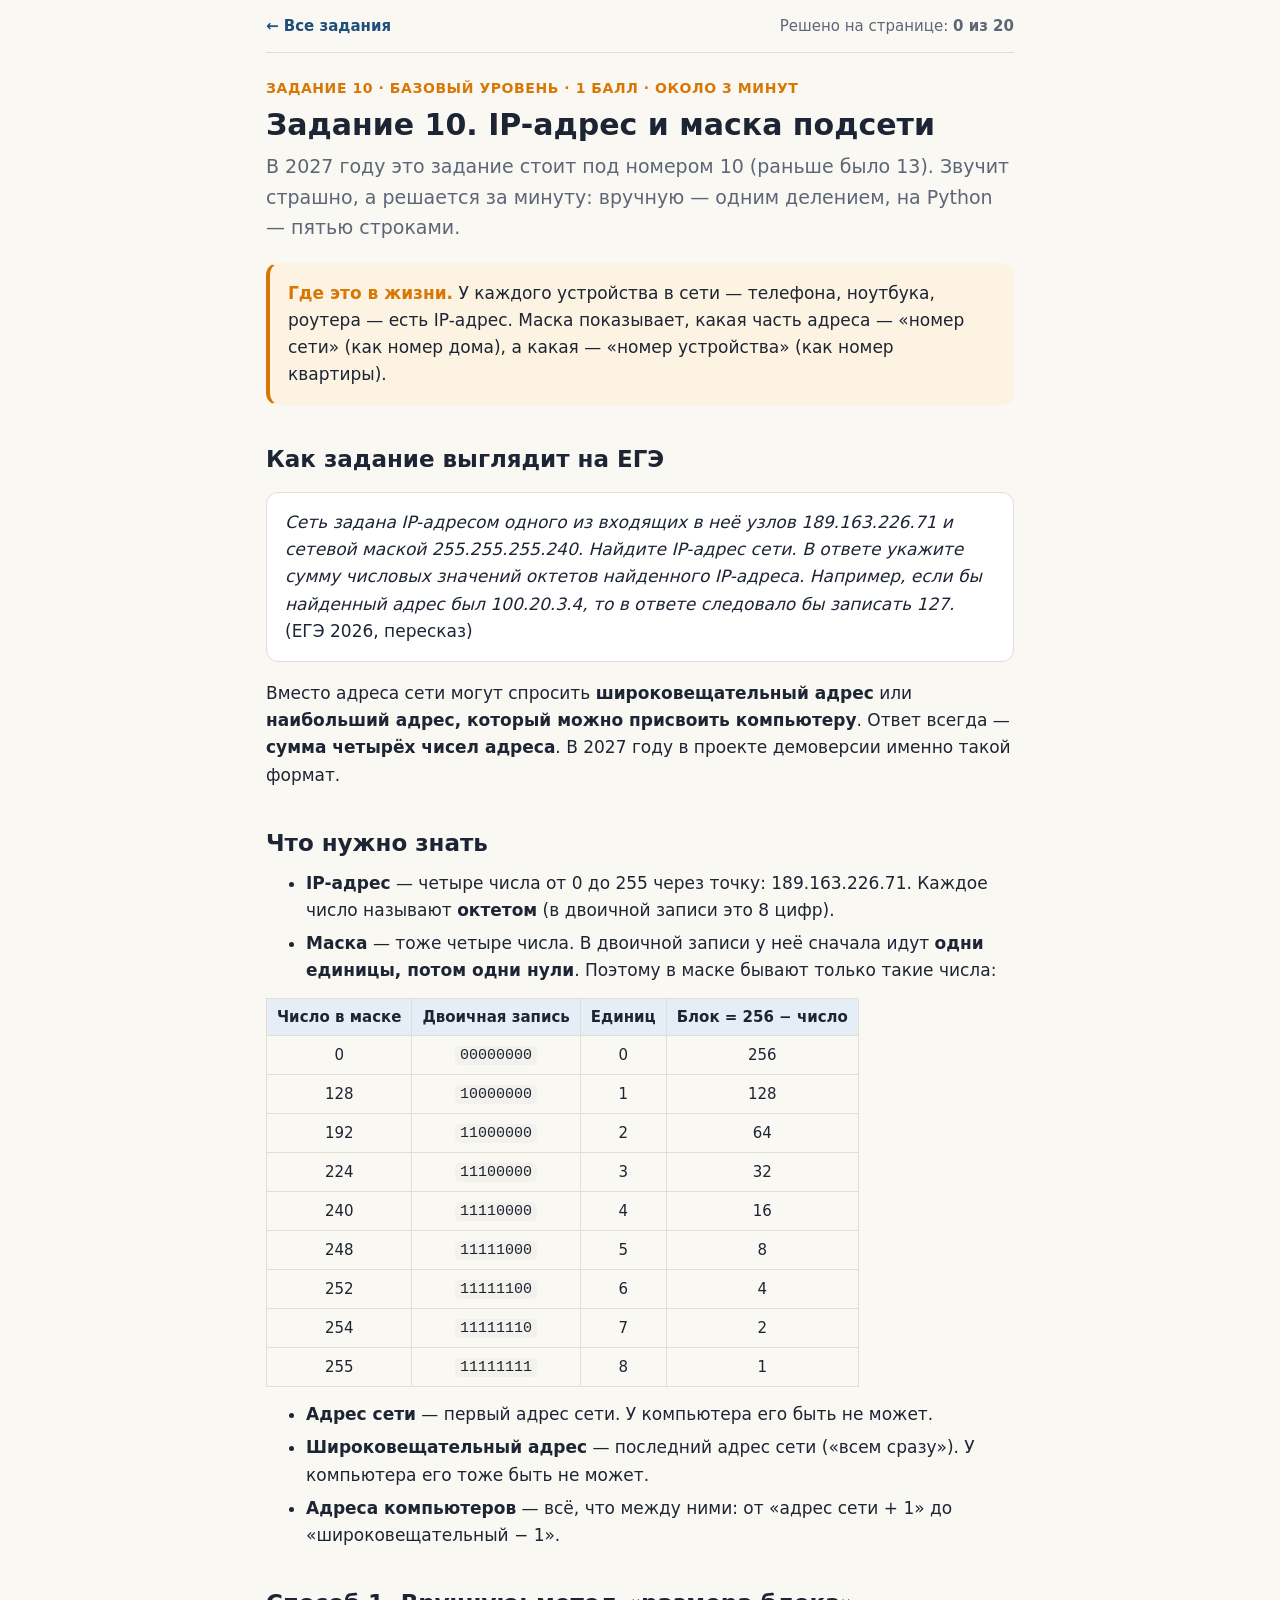
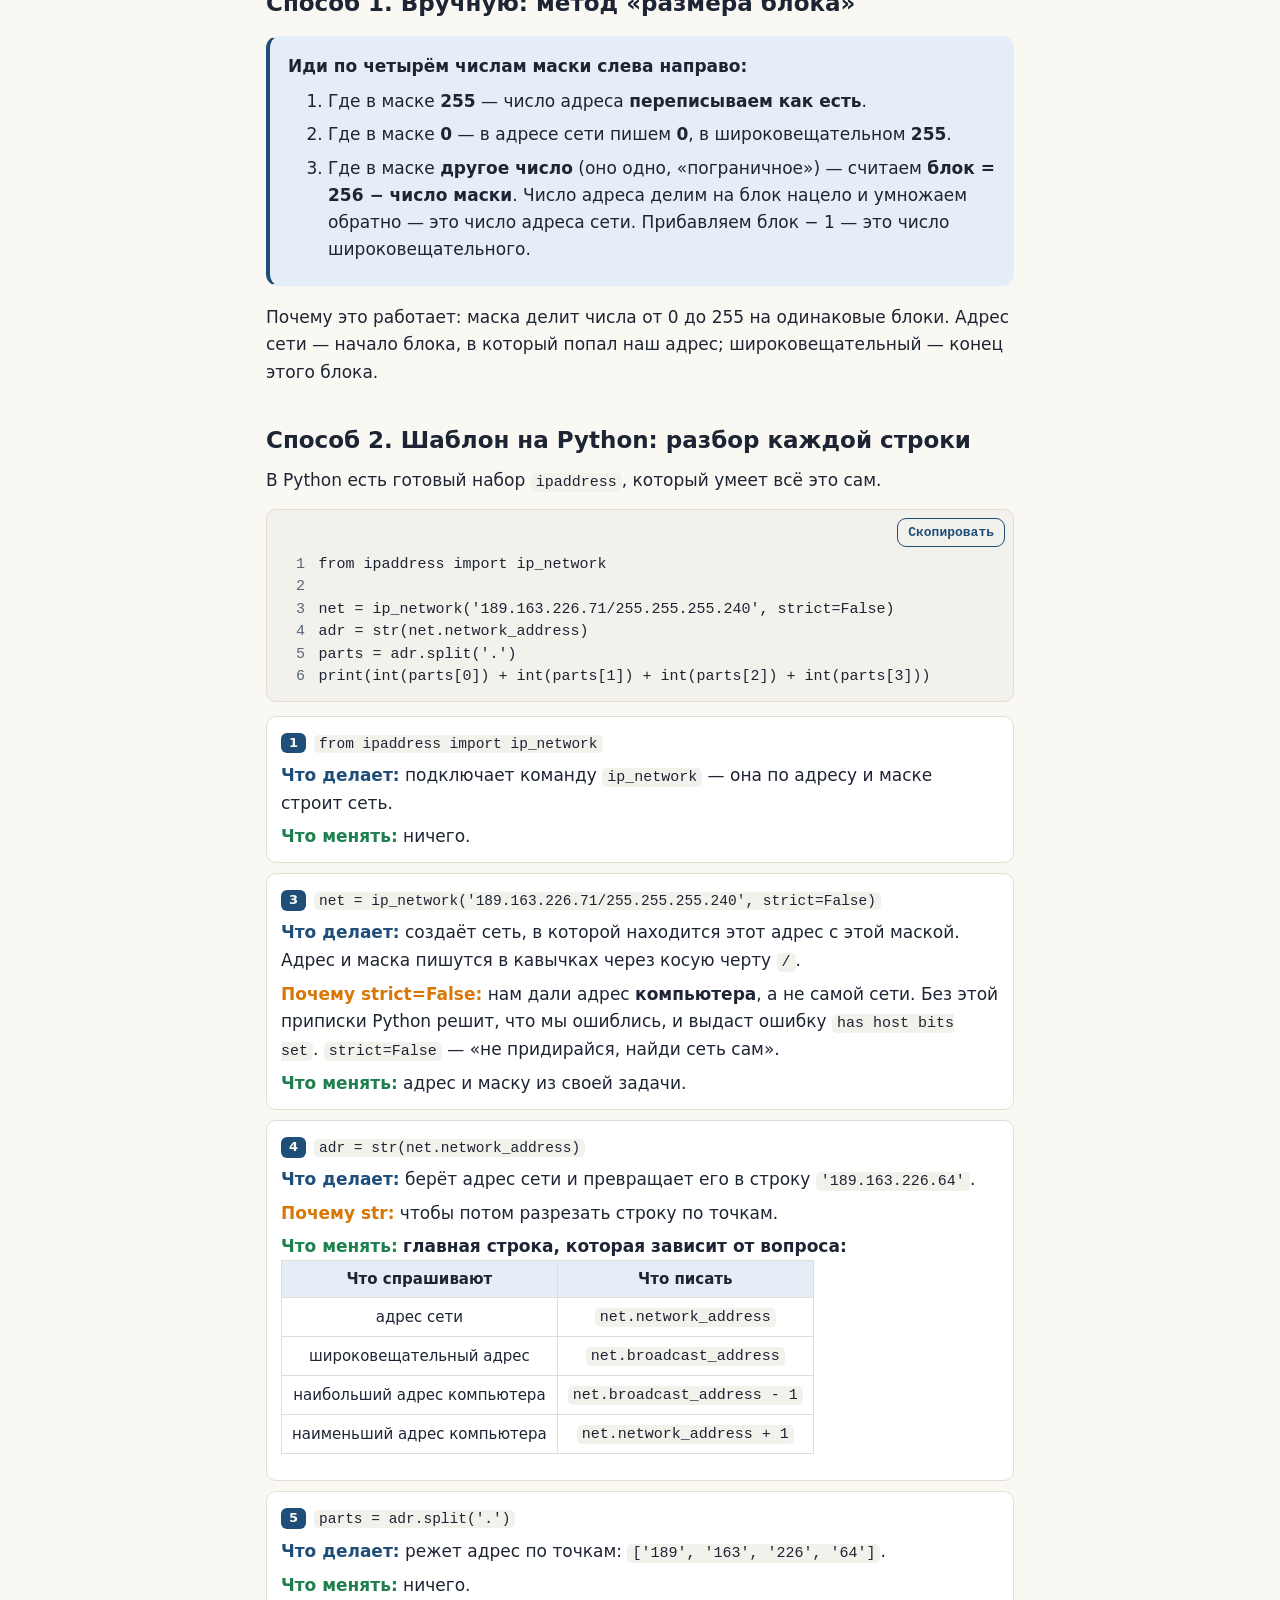
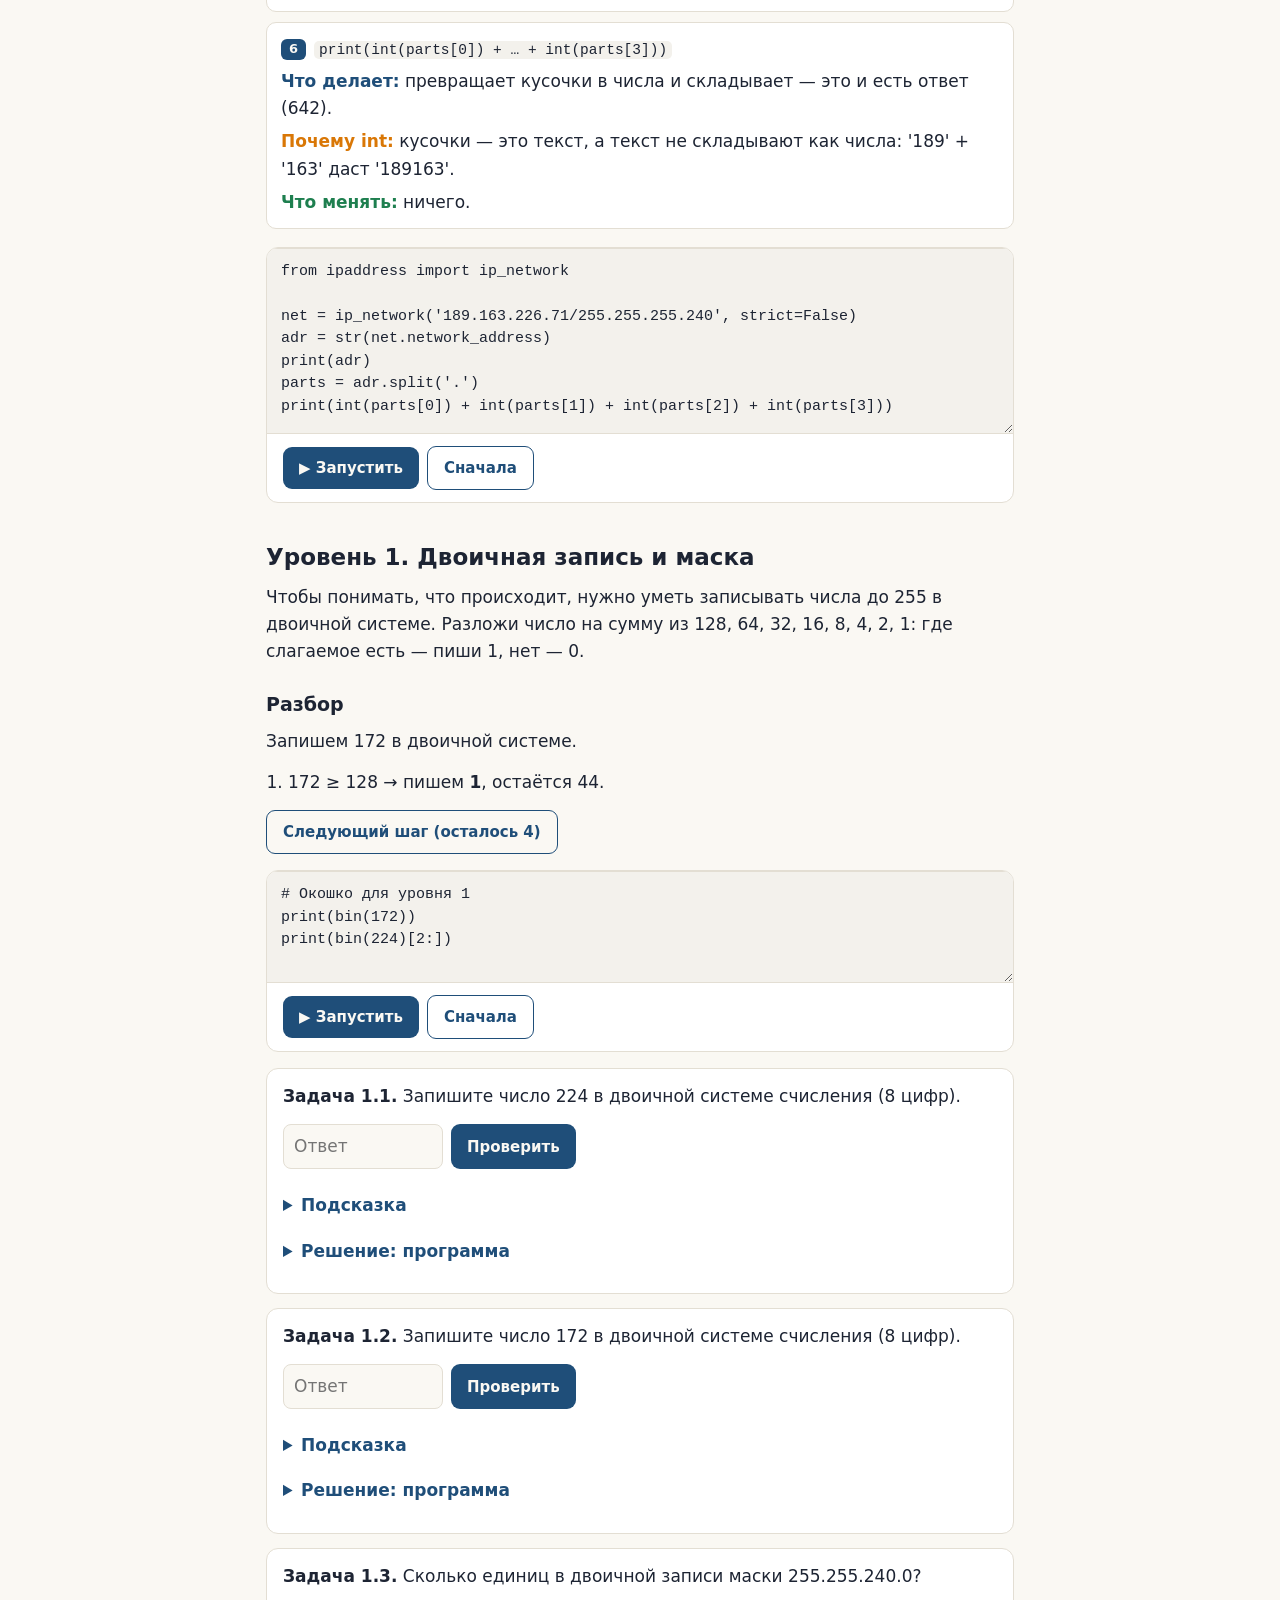
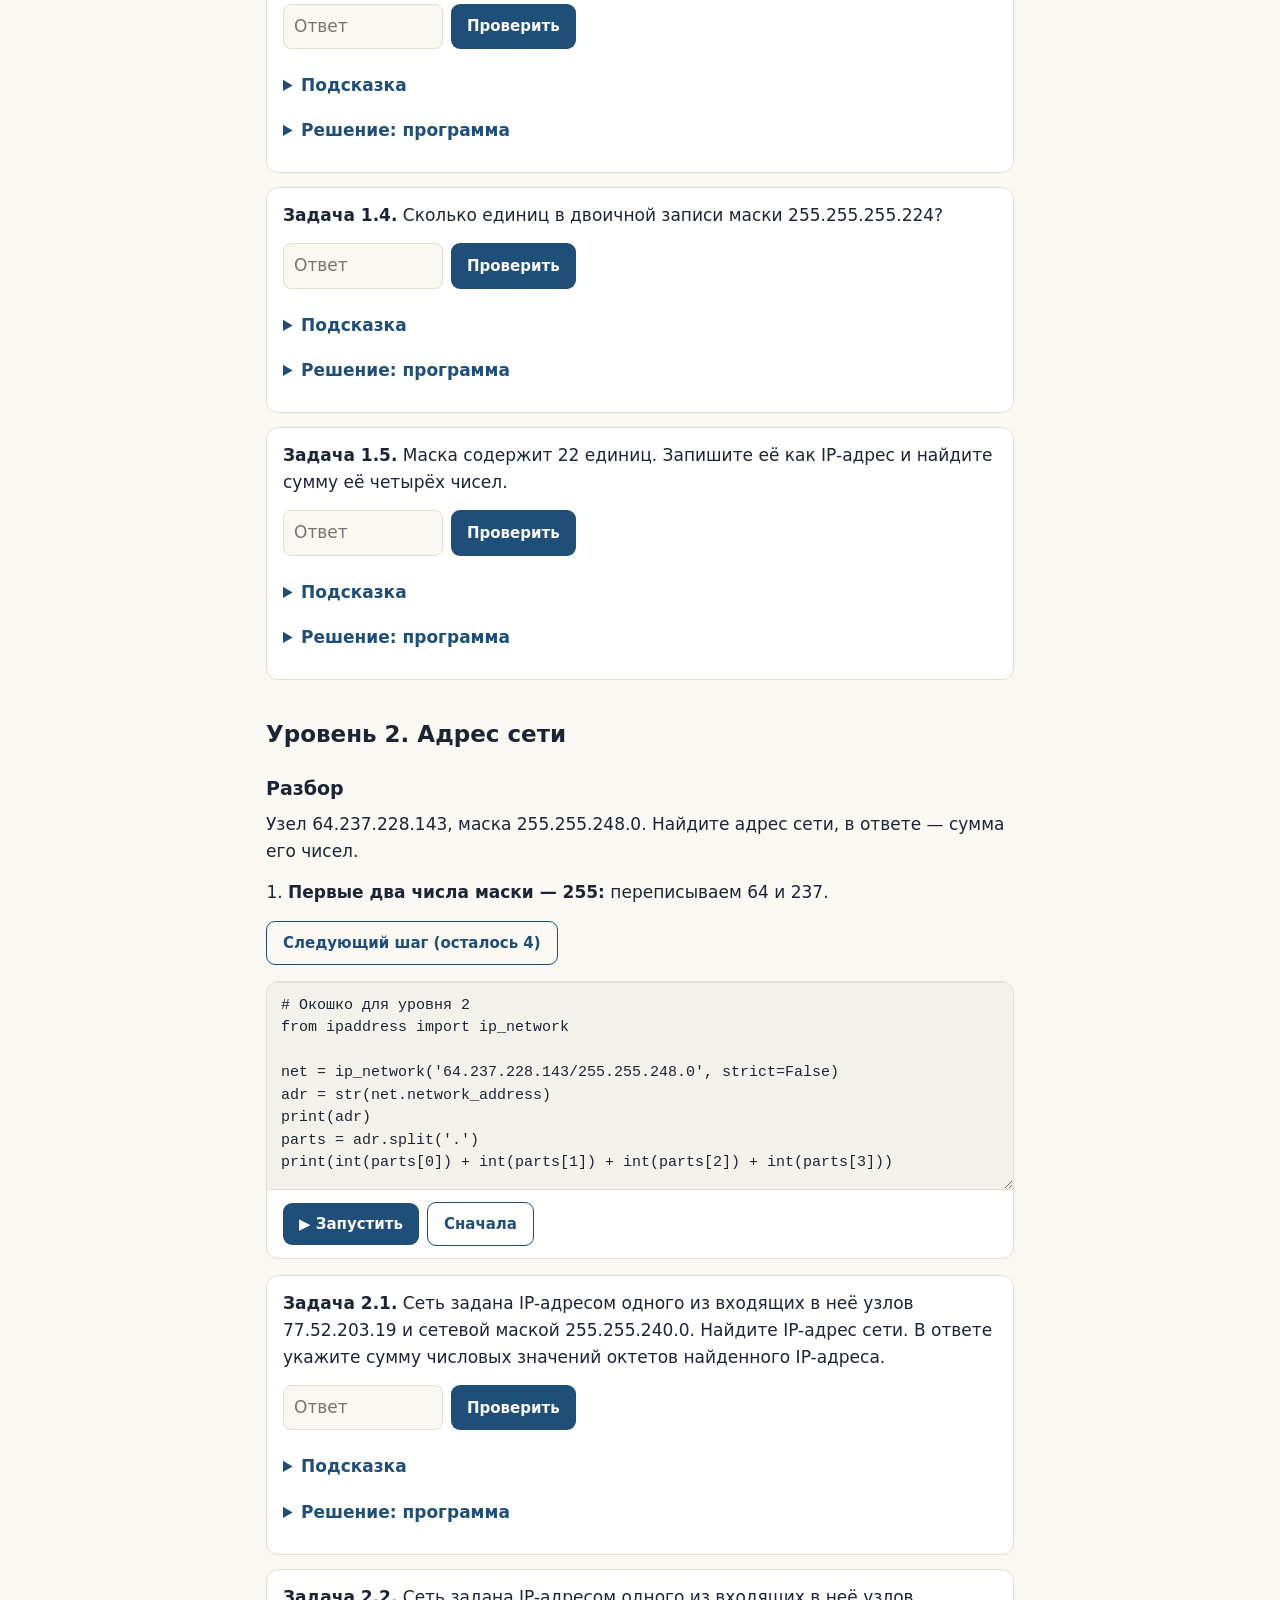
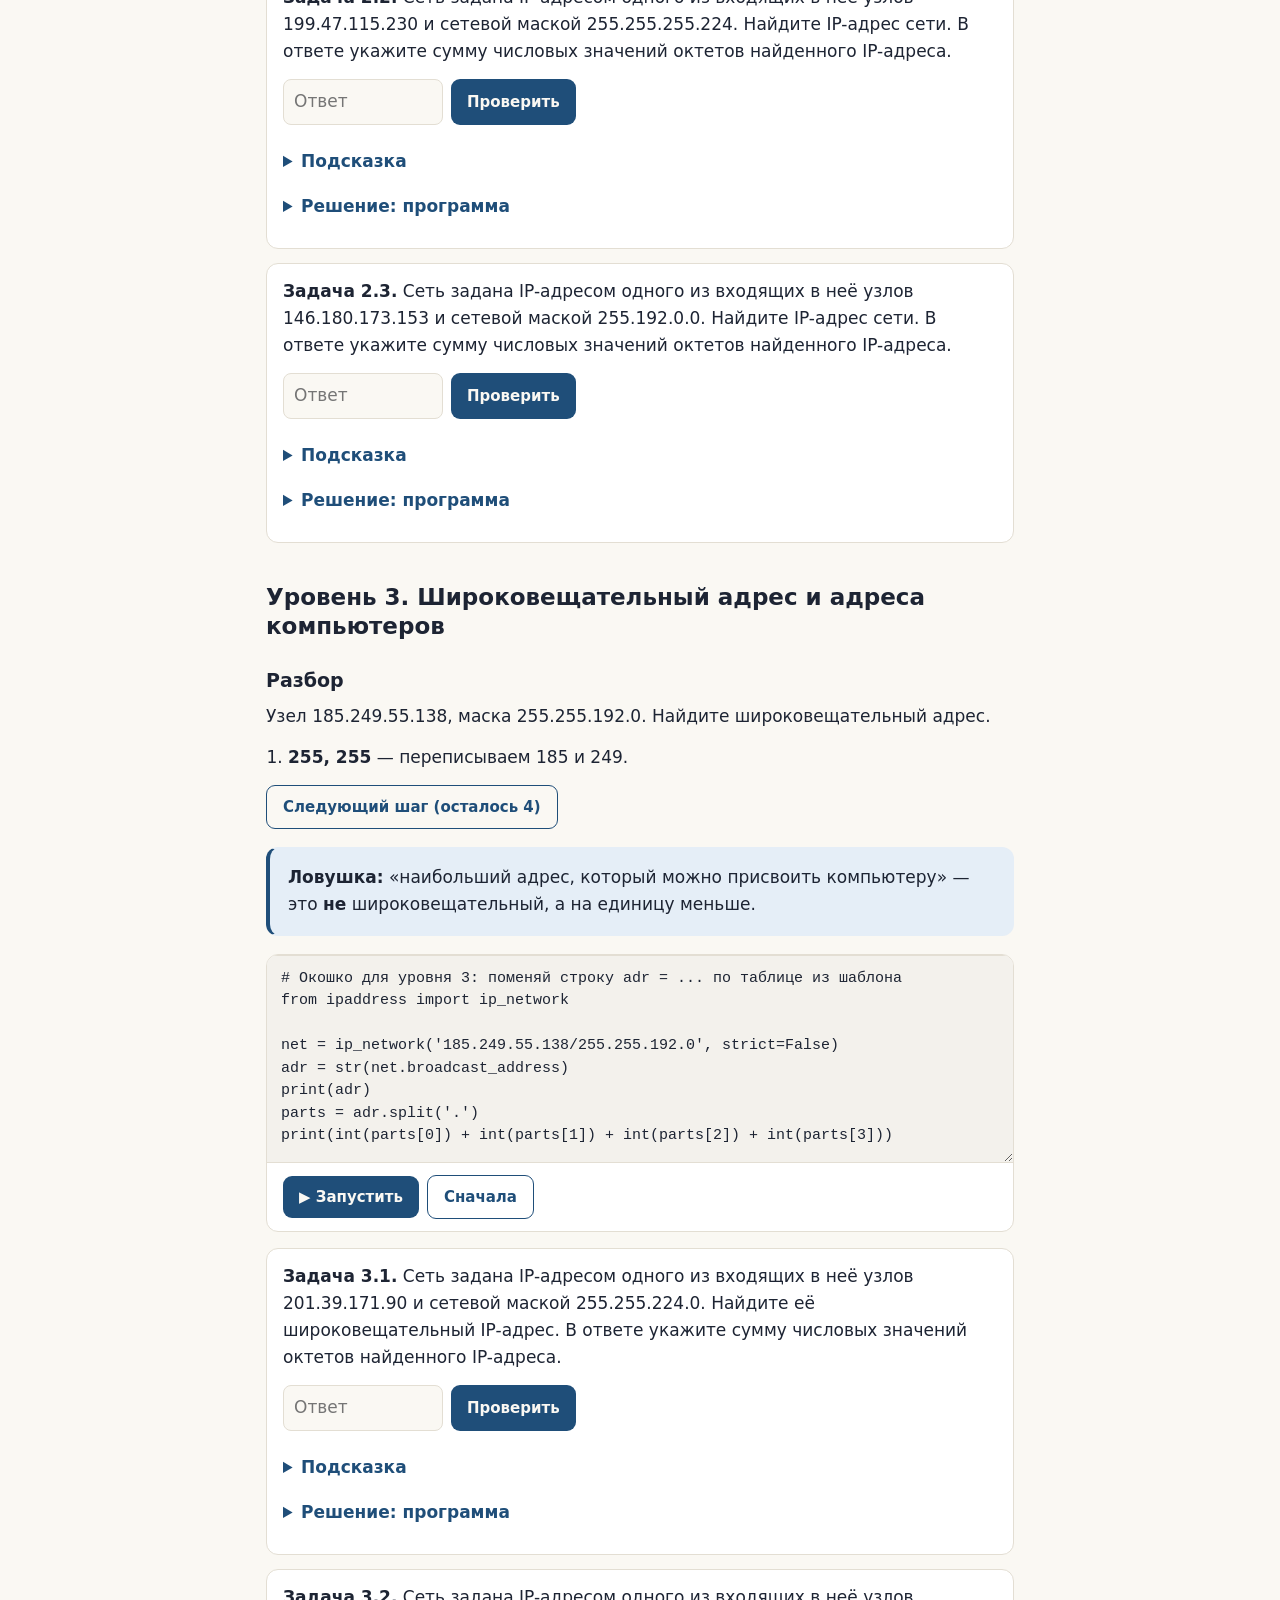
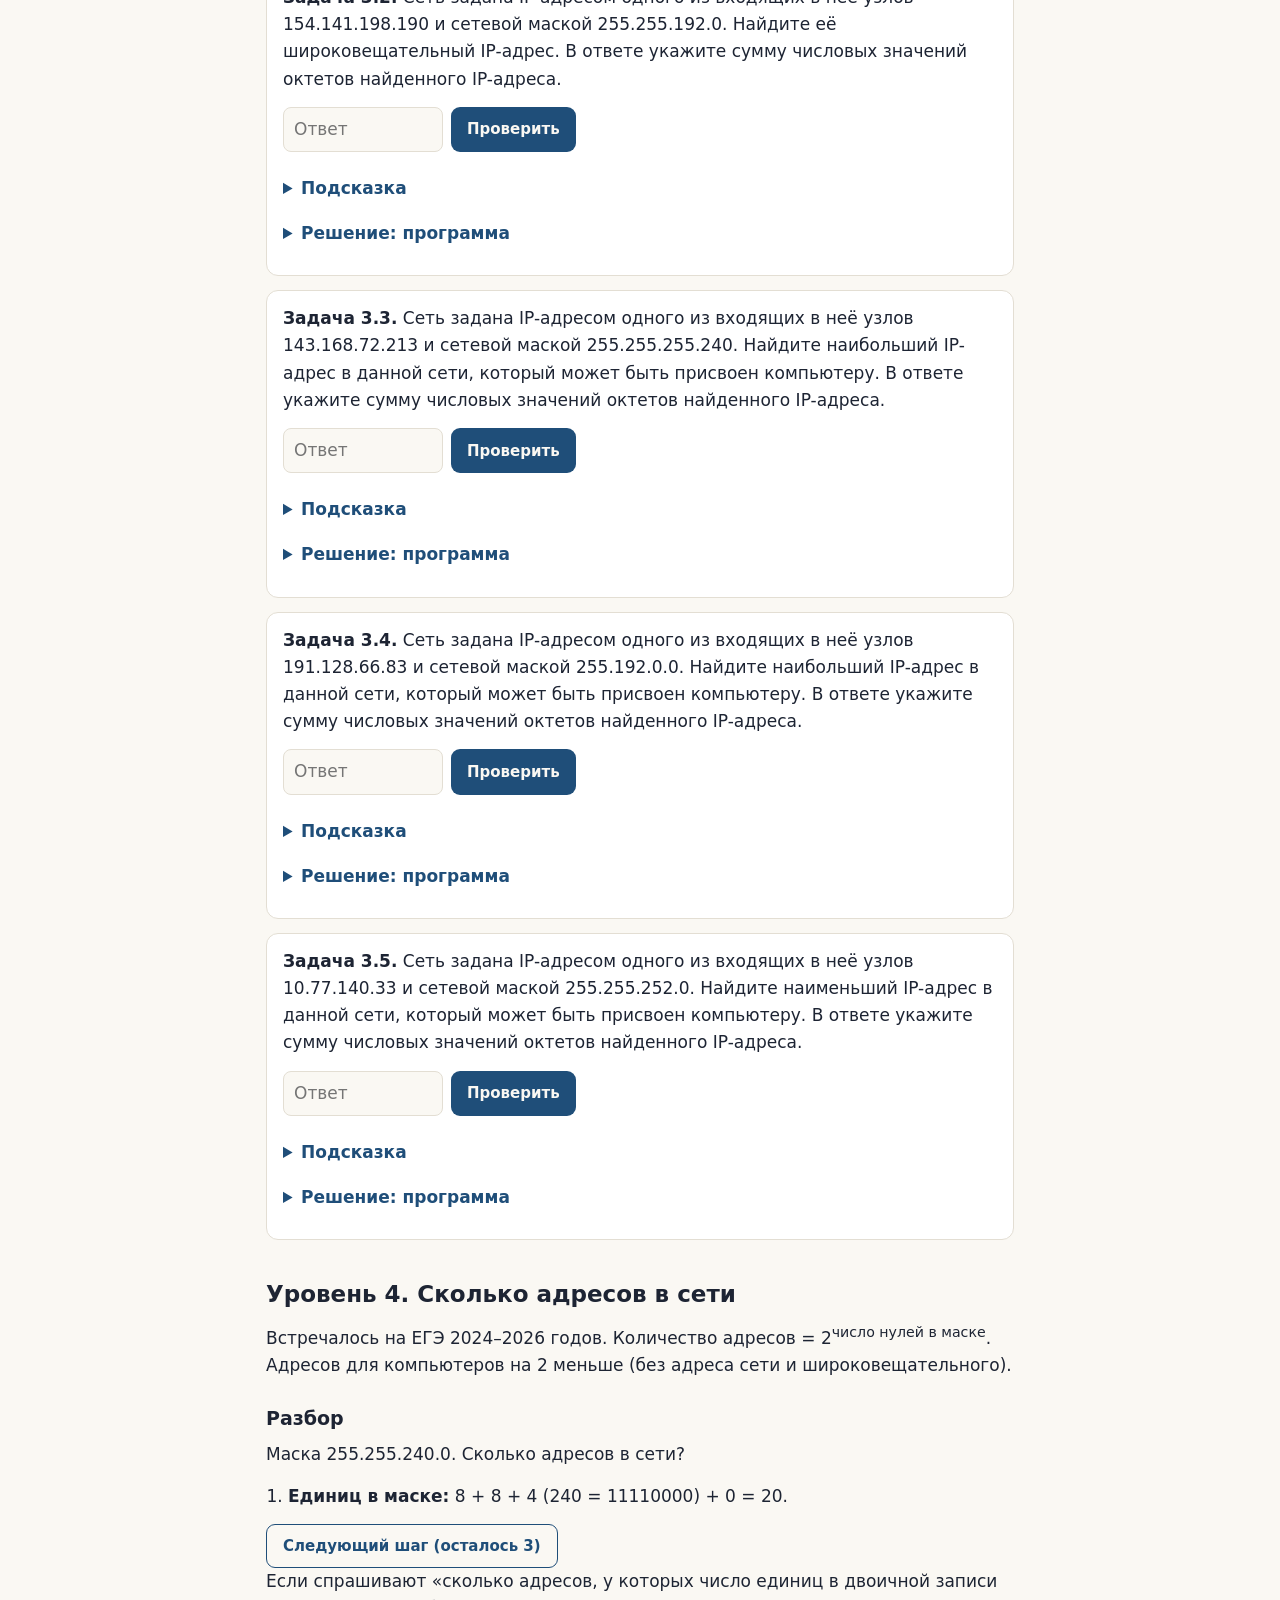
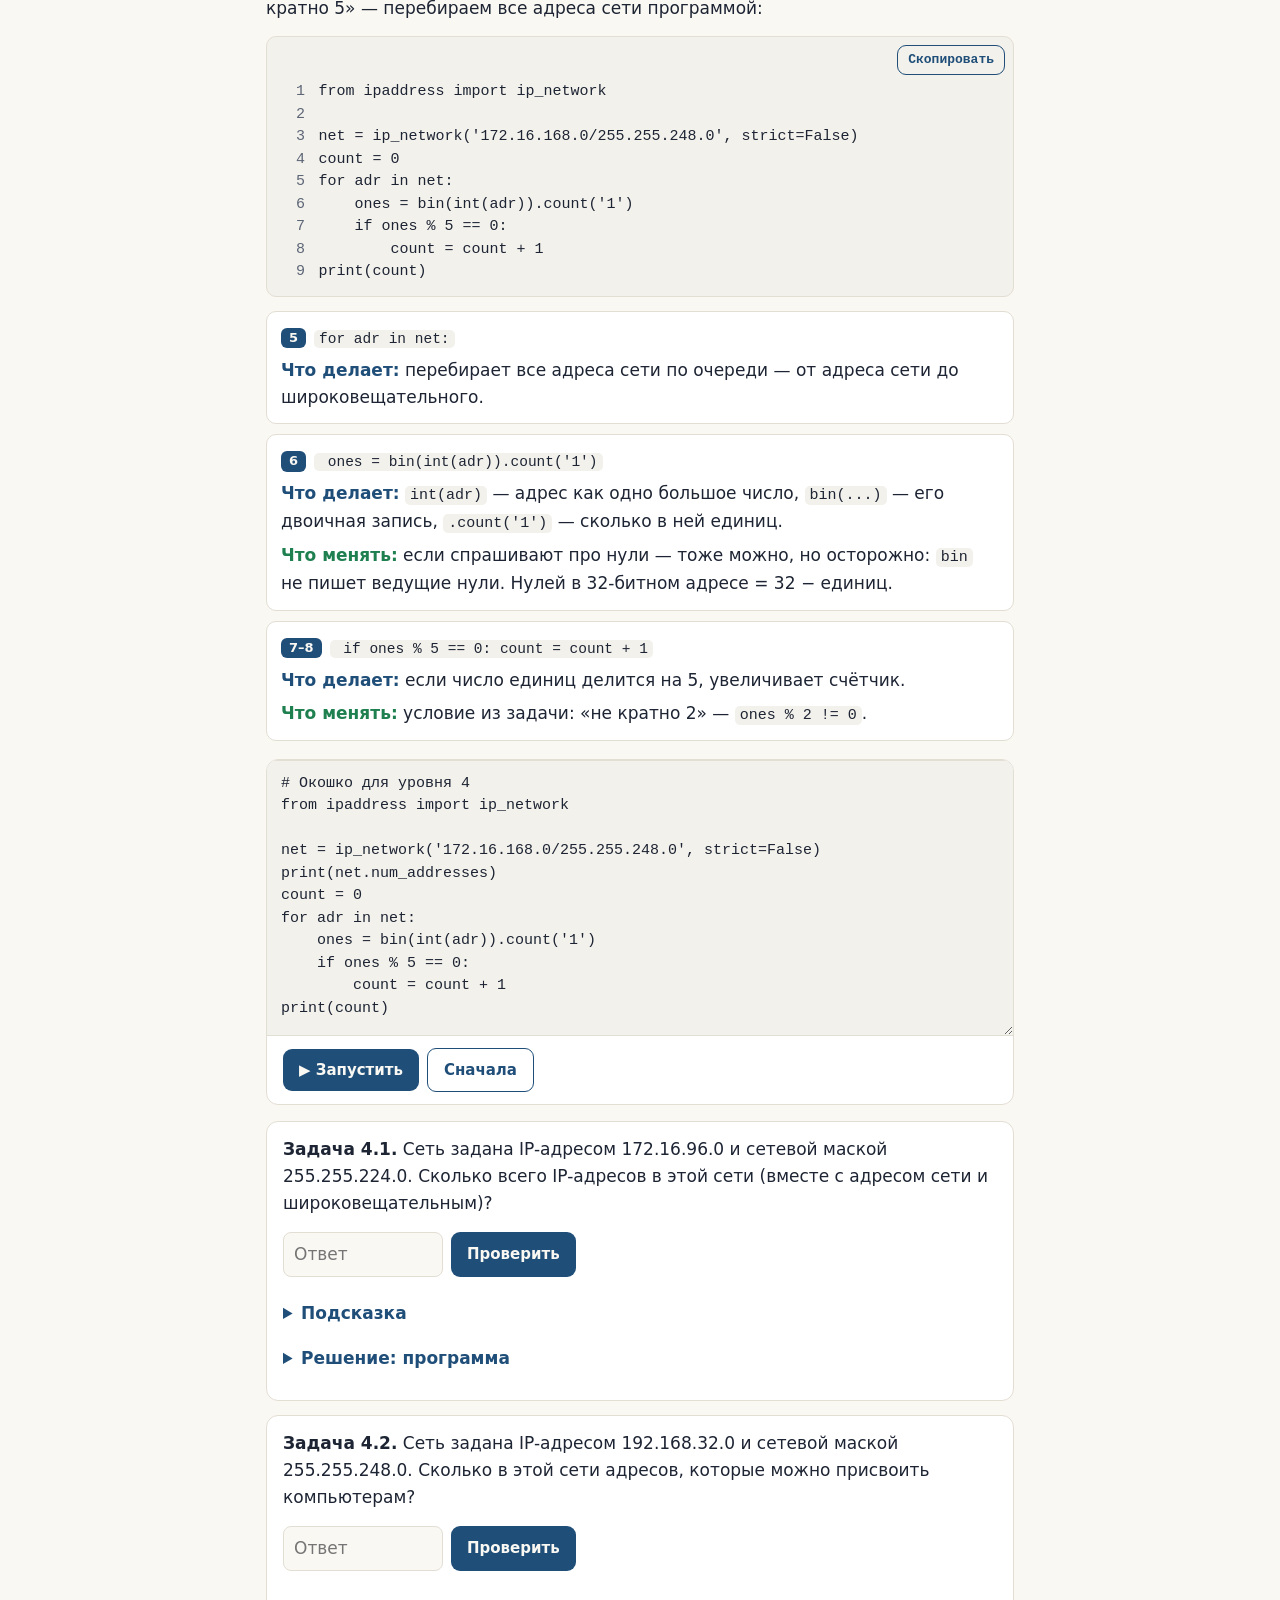
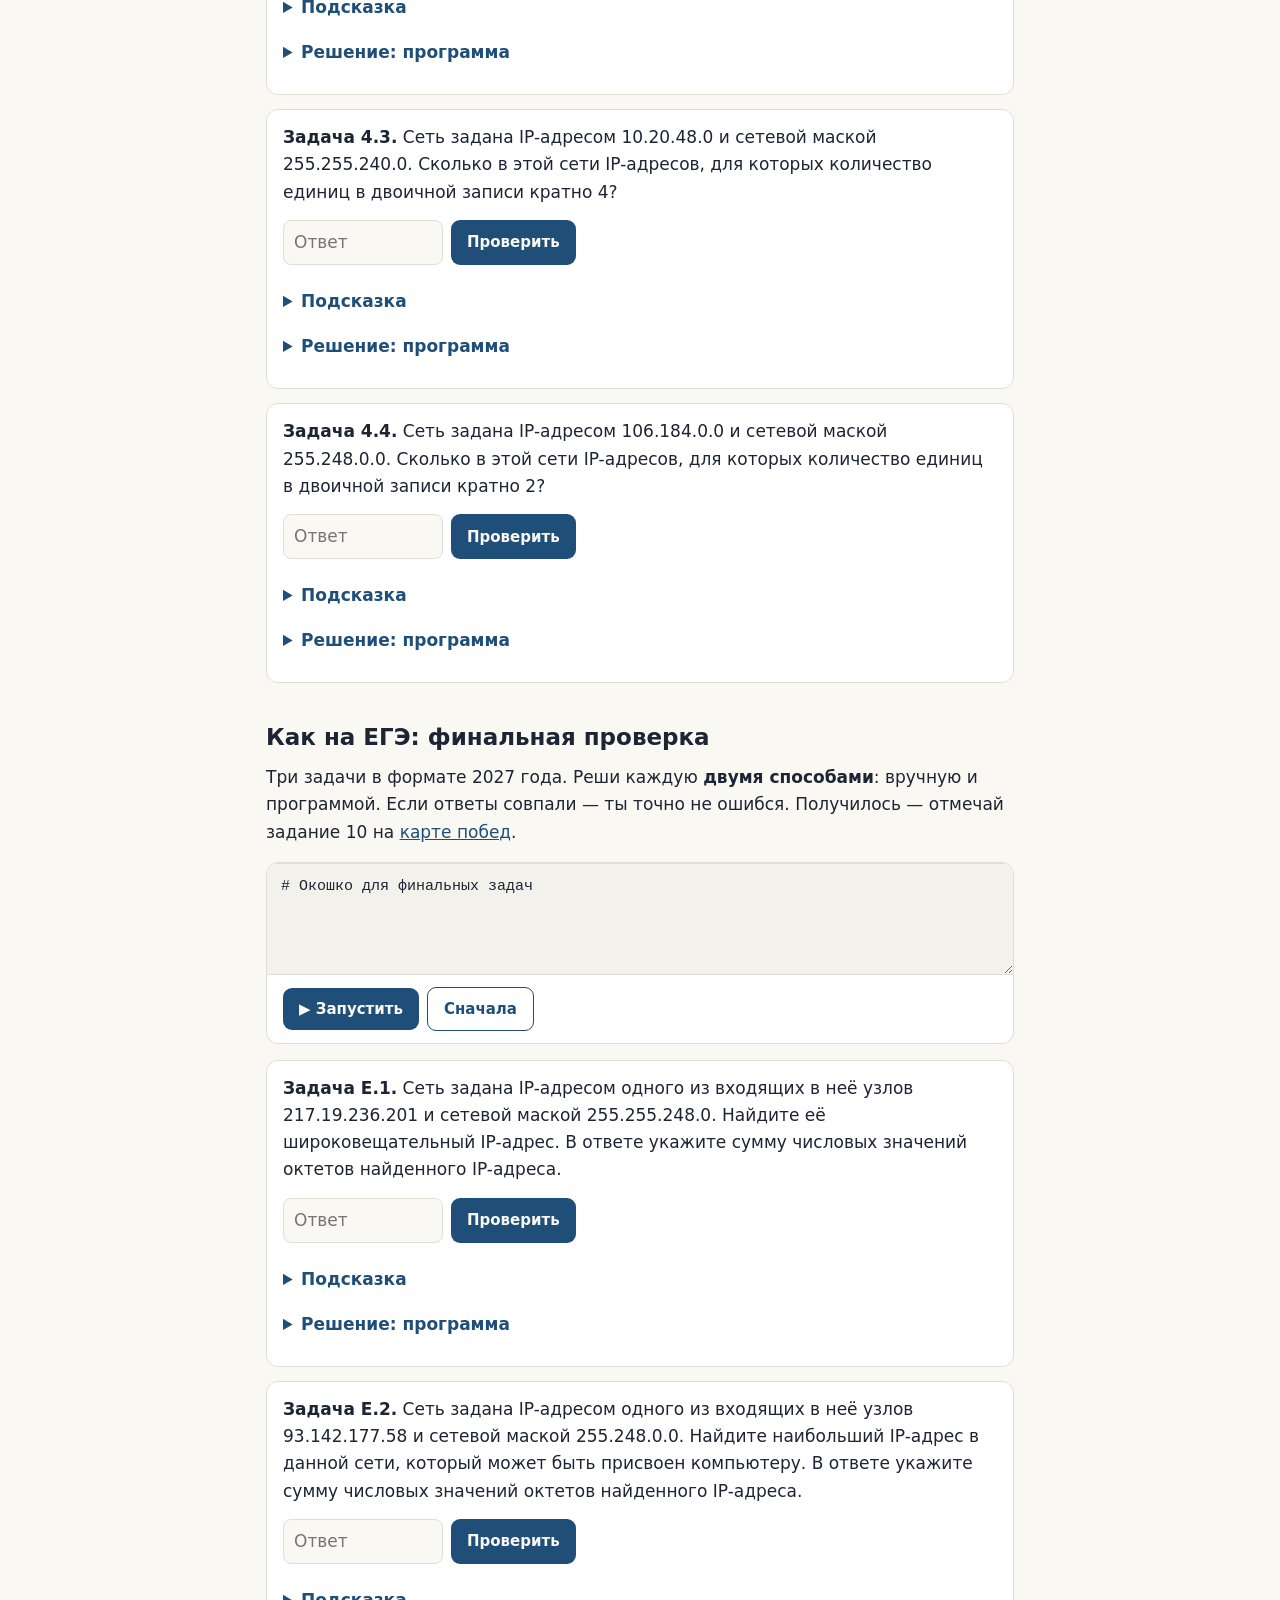
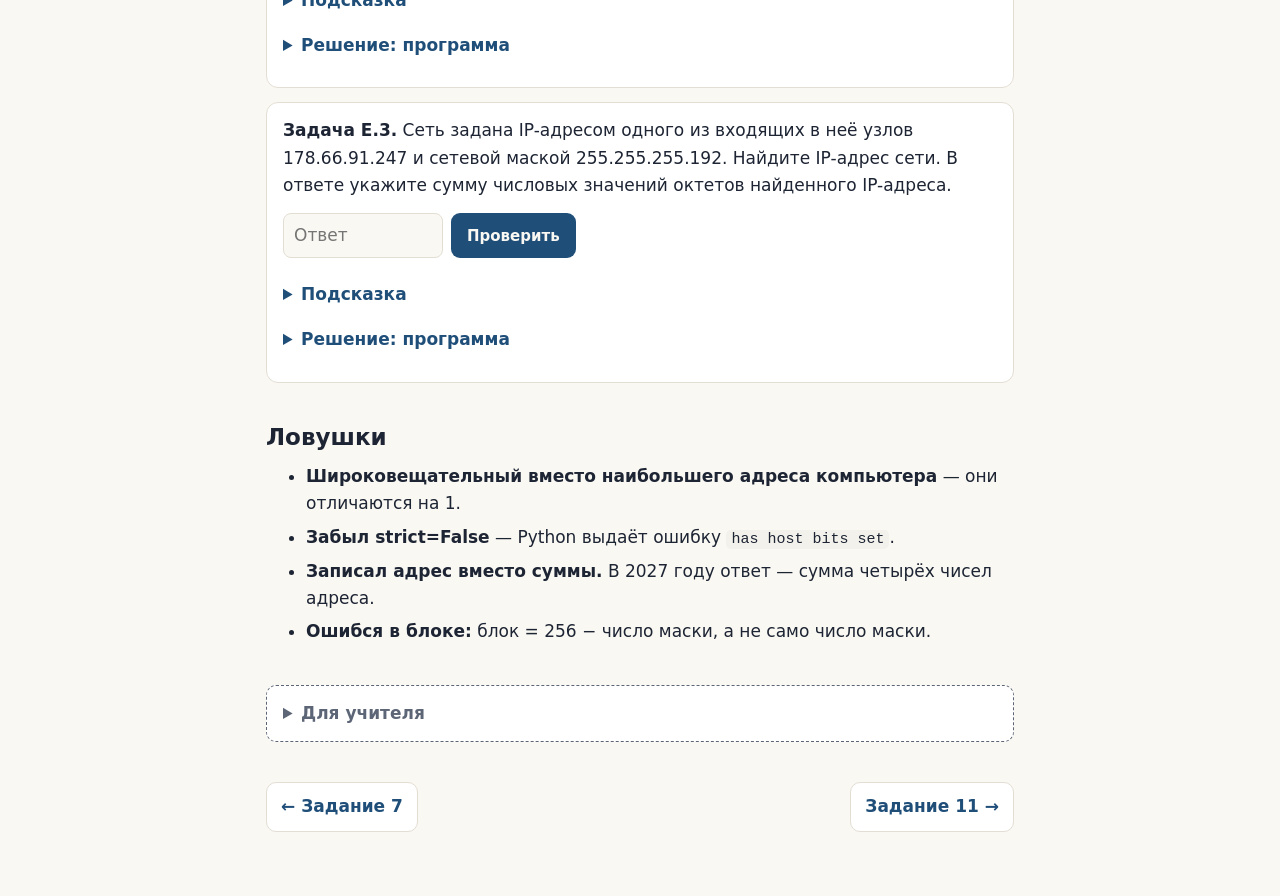
<file: task-10.html>
<!doctype html>
<html lang="ru">
<head>
<meta charset="utf-8">
<meta name="viewport" content="width=device-width, initial-scale=1">
<title>Задание 10 · Маска подсети</title>
<link rel="stylesheet" href="style.css">
<link rel="icon" href="data:image/svg+xml,%3Csvg xmlns=%22http://www.w3.org/2000/svg%22 viewBox=%220 0 100 100%22%3E%3Ctext y=%22.9em%22 font-size=%2290%22%3E🐍%3C/text%3E%3C/svg%3E">
</head>
<body>
<div class="wrap">

<div class="top"><a href="index.html">← Все задания</a><span class="where">Решено на странице: <b class="progress">0</b></span></div>

<div class="kicker">Задание 10 · базовый уровень · 1 балл · около 3 минут</div>
<h1>Задание 10. IP-адрес и маска подсети</h1>
<p class="lead">В 2027 году это задание стоит под номером 10 (раньше было 13). Звучит страшно, а решается за минуту: вручную — одним делением, на Python — пятью строками.</p>

<div class="box why">
  <b>Где это в жизни.</b> У каждого устройства в сети — телефона, ноутбука, роутера — есть IP-адрес. Маска показывает, какая часть адреса — «номер сети» (как номер дома), а какая — «номер устройства» (как номер квартиры).
</div>

<h2>Как задание выглядит на ЕГЭ</h2>
<div class="box">
  <p style="margin:0"><i>Сеть задана IP-адресом одного из входящих в неё узлов 189.163.226.71 и сетевой маской 255.255.255.240. Найдите IP-адрес сети. В ответе укажите сумму числовых значений октетов найденного IP-адреса. Например, если бы найденный адрес был 100.20.3.4, то в ответе следовало бы записать 127.</i> (ЕГЭ 2026, пересказ)</p>
</div>
<p>Вместо адреса сети могут спросить <b>широковещательный адрес</b> или <b>наибольший адрес, который можно присвоить компьютеру</b>. Ответ всегда — <b>сумма четырёх чисел адреса</b>. В 2027 году в проекте демоверсии именно такой формат.</p>

<h2>Что нужно знать</h2>
<ul>
  <li><b>IP-адрес</b> — четыре числа от 0 до 255 через точку: 189.163.226.71. Каждое число называют <b>октетом</b> (в двоичной записи это 8 цифр).</li>
  <li><b>Маска</b> — тоже четыре числа. В двоичной записи у неё сначала идут <b>одни единицы, потом одни нули</b>. Поэтому в маске бывают только такие числа:</li>
</ul>
<div class="tbl"><table>
  <tr><th>Число в маске</th><th>Двоичная запись</th><th>Единиц</th><th>Блок = 256 − число</th></tr>
  <tr><td>0</td><td><code>00000000</code></td><td>0</td><td>256</td></tr>
  <tr><td>128</td><td><code>10000000</code></td><td>1</td><td>128</td></tr>
  <tr><td>192</td><td><code>11000000</code></td><td>2</td><td>64</td></tr>
  <tr><td>224</td><td><code>11100000</code></td><td>3</td><td>32</td></tr>
  <tr><td>240</td><td><code>11110000</code></td><td>4</td><td>16</td></tr>
  <tr><td>248</td><td><code>11111000</code></td><td>5</td><td>8</td></tr>
  <tr><td>252</td><td><code>11111100</code></td><td>6</td><td>4</td></tr>
  <tr><td>254</td><td><code>11111110</code></td><td>7</td><td>2</td></tr>
  <tr><td>255</td><td><code>11111111</code></td><td>8</td><td>1</td></tr>
</table></div>
<ul>
  <li><b>Адрес сети</b> — первый адрес сети. У компьютера его быть не может.</li>
  <li><b>Широковещательный адрес</b> — последний адрес сети («всем сразу»). У компьютера его тоже быть не может.</li>
  <li><b>Адреса компьютеров</b> — всё, что между ними: от «адрес сети + 1» до «широковещательный − 1».</li>
</ul>

<h2>Способ 1. Вручную: метод «размера блока»</h2>
<div class="box remember">
  <b>Иди по четырём числам маски слева направо:</b>
  <ol style="margin:8px 0 0">
    <li>Где в маске <b>255</b> — число адреса <b>переписываем как есть</b>.</li>
    <li>Где в маске <b>0</b> — в адресе сети пишем <b>0</b>, в широковещательном <b>255</b>.</li>
    <li>Где в маске <b>другое число</b> (оно одно, «пограничное») — считаем <b>блок = 256 − число маски</b>. Число адреса делим на блок нацело и умножаем обратно — это число адреса сети. Прибавляем блок − 1 — это число широковещательного.</li>
  </ol>
</div>
<p>Почему это работает: маска делит числа от 0 до 255 на одинаковые блоки. Адрес сети — начало блока, в который попал наш адрес; широковещательный — конец этого блока.</p>

<!-- ================= ШАБЛОН ================= -->
<h2>Способ 2. Шаблон на Python: разбор каждой строки</h2>
<p>В Python есть готовый набор <code>ipaddress</code>, который умеет всё это сам.</p>
<pre class="tpl num"><code>from ipaddress import ip_network

net = ip_network('189.163.226.71/255.255.255.240', strict=False)
adr = str(net.network_address)
parts = adr.split('.')
print(int(parts[0]) + int(parts[1]) + int(parts[2]) + int(parts[3]))</code></pre>
<ul class="lines">
  <li><span class="ln">1</span><code>from ipaddress import ip_network</code>
    <p><span class="w w1">Что делает:</span> подключает команду <code>ip_network</code> — она по адресу и маске строит сеть.</p>
    <p><span class="w w3">Что менять:</span> ничего.</p></li>
  <li><span class="ln">3</span><code>net = ip_network('189.163.226.71/255.255.255.240', strict=False)</code>
    <p><span class="w w1">Что делает:</span> создаёт сеть, в которой находится этот адрес с этой маской. Адрес и маска пишутся в кавычках через косую черту <code>/</code>.</p>
    <p><span class="w w2">Почему strict=False:</span> нам дали адрес <b>компьютера</b>, а не самой сети. Без этой приписки Python решит, что мы ошиблись, и выдаст ошибку <code>has host bits set</code>. <code>strict=False</code> — «не придирайся, найди сеть сам».</p>
    <p><span class="w w3">Что менять:</span> адрес и маску из своей задачи.</p></li>
  <li><span class="ln">4</span><code>adr = str(net.network_address)</code>
    <p><span class="w w1">Что делает:</span> берёт адрес сети и превращает его в строку <code>'189.163.226.64'</code>.</p>
    <p><span class="w w2">Почему str:</span> чтобы потом разрезать строку по точкам.</p>
    <p><span class="w w3">Что менять:</span> <b>главная строка, которая зависит от вопроса:</b></p>
    <div class="tbl"><table>
      <tr><th>Что спрашивают</th><th>Что писать</th></tr>
      <tr><td>адрес сети</td><td><code>net.network_address</code></td></tr>
      <tr><td>широковещательный адрес</td><td><code>net.broadcast_address</code></td></tr>
      <tr><td>наибольший адрес компьютера</td><td><code>net.broadcast_address - 1</code></td></tr>
      <tr><td>наименьший адрес компьютера</td><td><code>net.network_address + 1</code></td></tr>
    </table></div></li>
  <li><span class="ln">5</span><code>parts = adr.split('.')</code>
    <p><span class="w w1">Что делает:</span> режет адрес по точкам: <code>['189', '163', '226', '64']</code>.</p>
    <p><span class="w w3">Что менять:</span> ничего.</p></li>
  <li><span class="ln">6</span><code>print(int(parts[0]) + … + int(parts[3]))</code>
    <p><span class="w w1">Что делает:</span> превращает кусочки в числа и складывает — это и есть ответ (642).</p>
    <p><span class="w w2">Почему int:</span> кусочки — это текст, а текст не складывают как числа: '189' + '163' даст '189163'.</p>
    <p><span class="w w3">Что менять:</span> ничего.</p></li>
</ul>
<div class="py"><textarea class="code">from ipaddress import ip_network

net = ip_network('189.163.226.71/255.255.255.240', strict=False)
adr = str(net.network_address)
print(adr)
parts = adr.split('.')
print(int(parts[0]) + int(parts[1]) + int(parts[2]) + int(parts[3]))</textarea></div>

<!-- ================= УРОВЕНЬ 1 ================= -->
<h2>Уровень 1. Двоичная запись и маска</h2>
<p>Чтобы понимать, что происходит, нужно уметь записывать числа до 255 в двоичной системе. Разложи число на сумму из 128, 64, 32, 16, 8, 4, 2, 1: где слагаемое есть — пиши 1, нет — 0.</p>
<h3>Разбор</h3>
<p>Запишем 172 в двоичной системе.</p>
<div class="steps"><ol>
  <li>172 ≥ 128 → пишем <b>1</b>, остаётся 44.</li>
  <li>44 &lt; 64 → <b>0</b>. 44 ≥ 32 → <b>1</b>, остаётся 12.</li>
  <li>12 &lt; 16 → <b>0</b>. 12 ≥ 8 → <b>1</b>, остаётся 4.</li>
  <li>4 ≥ 4 → <b>1</b>, остаётся 0. Дальше 2 и 1 → <b>0</b>, <b>0</b>.</li>
  <li><b>Ответ:</b> 10101100. Проверка на Python: <code>print(bin(172))</code> → <code>0b10101100</code> (приставка 0b значит «двоичное»).</li>
</ol></div>
<div class="py"><textarea class="code"># Окошко для уровня 1
print(bin(172))
print(bin(224)[2:])</textarea></div>
<div class="answer" data-answer="11100000"><p style="margin-top:0"><b>Задача 1.1.</b> Запишите число 224 в двоичной системе счисления (8 цифр).</p>
<details class="hint"><summary>Подсказка</summary><div>Разложи 224 на степени двойки: 128, 64, 32, 16, 8, 4, 2, 1.</div></details>
<details class="hint"><summary>Решение: программа</summary><div>
<div class="py"><textarea class="code">print(bin(224)[2:])   # bin даёт &#x27;0b...&#x27;, [2:] отрезает &#x27;0b&#x27;</textarea></div>
<p>Ответ: <b>11100000</b>.</p></div></details>
</div>
<div class="answer" data-answer="10101100"><p style="margin-top:0"><b>Задача 1.2.</b> Запишите число 172 в двоичной системе счисления (8 цифр).</p>
<details class="hint"><summary>Подсказка</summary><div>Разложи 172 на степени двойки: 128, 64, 32, 16, 8, 4, 2, 1.</div></details>
<details class="hint"><summary>Решение: программа</summary><div>
<div class="py"><textarea class="code">print(bin(172)[2:])   # bin даёт &#x27;0b...&#x27;, [2:] отрезает &#x27;0b&#x27;</textarea></div>
<p>Ответ: <b>10101100</b>.</p></div></details>
</div>
<div class="answer" data-answer="20"><p style="margin-top:0"><b>Задача 1.3.</b> Сколько единиц в двоичной записи маски 255.255.240.0?</p>
<details class="hint"><summary>Подсказка</summary><div>255 — это 8 единиц. Остальные числа маски: 128 — 1 единица, 192 — 2, 224 — 3, 240 — 4, 248 — 5, 252 — 6, 254 — 7.</div></details>
<details class="hint"><summary>Решение: программа</summary><div>
<div class="py"><textarea class="code">from ipaddress import ip_network

net = ip_network(&#x27;0.0.0.0/255.255.240.0&#x27;)
print(net.prefixlen)   # число единиц в маске</textarea></div>
<p>Ответ: <b>20</b>.</p></div></details>
</div>
<div class="answer" data-answer="27"><p style="margin-top:0"><b>Задача 1.4.</b> Сколько единиц в двоичной записи маски 255.255.255.224?</p>
<details class="hint"><summary>Подсказка</summary><div>255 — это 8 единиц. Остальные числа маски: 128 — 1 единица, 192 — 2, 224 — 3, 240 — 4, 248 — 5, 252 — 6, 254 — 7.</div></details>
<details class="hint"><summary>Решение: программа</summary><div>
<div class="py"><textarea class="code">from ipaddress import ip_network

net = ip_network(&#x27;0.0.0.0/255.255.255.224&#x27;)
print(net.prefixlen)   # число единиц в маске</textarea></div>
<p>Ответ: <b>27</b>.</p></div></details>
</div>
<div class="answer" data-answer="762"><p style="margin-top:0"><b>Задача 1.5.</b> Маска содержит 22 единиц. Запишите её как IP-адрес и найдите сумму её четырёх чисел.</p>
<details class="hint"><summary>Подсказка</summary><div>Восемь единиц — 255. Запиши 22 единиц подряд, дополни нулями до 32 и разбей на 4 группы по 8.</div></details>
<details class="hint"><summary>Решение: программа</summary><div><div class="py"><textarea class="code">from ipaddress import ip_network

mask = str(ip_network(&#x27;0.0.0.0/22&#x27;).netmask)
print(mask)
parts = mask.split(&#x27;.&#x27;)
print(int(parts[0]) + int(parts[1]) + int(parts[2]) + int(parts[3]))</textarea></div><p>Маска 255.255.252.0, ответ: <b>762</b>.</p></div></details>
</div>

<!-- ================= УРОВЕНЬ 2 ================= -->
<h2>Уровень 2. Адрес сети</h2>
<h3>Разбор</h3>
<p>Узел 64.237.228.143, маска 255.255.248.0. Найдите адрес сети, в ответе — сумма его чисел.</p>
<div class="steps"><ol>
  <li><b>Первые два числа маски — 255:</b> переписываем 64 и 237.</li>
  <li><b>Последнее число маски — 0:</b> в адресе сети там 0.</li>
  <li><b>Пограничное число маски — 248 (третье).</b> Блок = 256 − 248 = 8. Третье число адреса: 228 // 8 = 28, 28 × 8 = <b>224</b>.</li>
  <li><b>Адрес сети:</b> 64.237.224.0. Сумма: 64 + 237 + 224 + 0 = <b>525</b>.</li>
  <li><b>Проверка в двоичной системе (для понимания):</b> 228 = 11100<u>100</u>, маска 248 = 11111<u>000</u>. Где в маске нули — в адресе сети нули: 11100000 = 224. Совпало.</li>
</ol></div>
<div class="py"><textarea class="code"># Окошко для уровня 2
from ipaddress import ip_network

net = ip_network('64.237.228.143/255.255.248.0', strict=False)
adr = str(net.network_address)
print(adr)
parts = adr.split('.')
print(int(parts[0]) + int(parts[1]) + int(parts[2]) + int(parts[3]))</textarea></div>
<div class="answer" data-answer="321"><p style="margin-top:0"><b>Задача 2.1.</b> Сеть задана IP-адресом одного из входящих в неё узлов 77.52.203.19 и сетевой маской 255.255.240.0. Найдите IP-адрес сети. В ответе укажите сумму числовых значений октетов найденного IP-адреса.</p>
<details class="hint"><summary>Подсказка</summary><div>Адрес сети: в «пограничном» числе маски найди размер блока 256 − (число маски), раздели число адреса нацело на блок и умножь обратно. Справа — нули.</div></details>
<details class="hint"><summary>Решение: программа</summary><div>
<div class="py"><textarea class="code">from ipaddress import ip_network

net = ip_network(&#x27;77.52.203.19/255.255.240.0&#x27;, strict=False)   # сеть по адресу узла и маске
adr = str(net.network_address)               # адрес сети
parts = adr.split(&#x27;.&#x27;)                       # четыре числа адреса
print(int(parts[0]) + int(parts[1]) + int(parts[2]) + int(parts[3]))</textarea></div>
<p>Ответ: <b>321</b>.</p></div></details>
</div>
<div class="answer" data-answer="585"><p style="margin-top:0"><b>Задача 2.2.</b> Сеть задана IP-адресом одного из входящих в неё узлов 199.47.115.230 и сетевой маской 255.255.255.224. Найдите IP-адрес сети. В ответе укажите сумму числовых значений октетов найденного IP-адреса.</p>
<details class="hint"><summary>Подсказка</summary><div>Адрес сети: в «пограничном» числе маски найди размер блока 256 − (число маски), раздели число адреса нацело на блок и умножь обратно. Справа — нули.</div></details>
<details class="hint"><summary>Решение: программа</summary><div>
<div class="py"><textarea class="code">from ipaddress import ip_network

net = ip_network(&#x27;199.47.115.230/255.255.255.224&#x27;, strict=False)   # сеть по адресу узла и маске
adr = str(net.network_address)               # адрес сети
parts = adr.split(&#x27;.&#x27;)                       # четыре числа адреса
print(int(parts[0]) + int(parts[1]) + int(parts[2]) + int(parts[3]))</textarea></div>
<p>Ответ: <b>585</b>.</p></div></details>
</div>
<div class="answer" data-answer="274"><p style="margin-top:0"><b>Задача 2.3.</b> Сеть задана IP-адресом одного из входящих в неё узлов 146.180.173.153 и сетевой маской 255.192.0.0. Найдите IP-адрес сети. В ответе укажите сумму числовых значений октетов найденного IP-адреса.</p>
<details class="hint"><summary>Подсказка</summary><div>Адрес сети: в «пограничном» числе маски найди размер блока 256 − (число маски), раздели число адреса нацело на блок и умножь обратно. Справа — нули.</div></details>
<details class="hint"><summary>Решение: программа</summary><div>
<div class="py"><textarea class="code">from ipaddress import ip_network

net = ip_network(&#x27;146.180.173.153/255.192.0.0&#x27;, strict=False)   # сеть по адресу узла и маске
adr = str(net.network_address)               # адрес сети
parts = adr.split(&#x27;.&#x27;)                       # четыре числа адреса
print(int(parts[0]) + int(parts[1]) + int(parts[2]) + int(parts[3]))</textarea></div>
<p>Ответ: <b>274</b>.</p></div></details>
</div>

<!-- ================= УРОВЕНЬ 3 ================= -->
<h2>Уровень 3. Широковещательный адрес и адреса компьютеров</h2>
<h3>Разбор</h3>
<p>Узел 185.249.55.138, маска 255.255.192.0. Найдите широковещательный адрес.</p>
<div class="steps"><ol>
  <li><b>255, 255</b> — переписываем 185 и 249.</li>
  <li><b>Пограничное число маски — 192 (третье).</b> Блок = 256 − 192 = 64. Начало блока: 55 // 64 = 0, 0 × 64 = 0. Конец блока: 0 + 64 − 1 = <b>63</b>.</li>
  <li><b>Последнее число маски — 0:</b> в широковещательном адресе там <b>255</b>.</li>
  <li><b>Широковещательный адрес:</b> 185.249.63.255. Сумма: 185 + 249 + 63 + 255 = <b>752</b>.</li>
  <li><b>Если бы спросили наибольший адрес компьютера:</b> на 1 меньше — 185.249.63.254, сумма 751. <b>Наименьший:</b> адрес сети + 1 = 185.249.0.1.</li>
</ol></div>
<div class="box remember"><b>Ловушка:</b> «наибольший адрес, который можно присвоить компьютеру» — это <b>не</b> широковещательный, а на единицу меньше.</div>
<div class="py"><textarea class="code"># Окошко для уровня 3: поменяй строку adr = ... по таблице из шаблона
from ipaddress import ip_network

net = ip_network('185.249.55.138/255.255.192.0', strict=False)
adr = str(net.broadcast_address)
print(adr)
parts = adr.split('.')
print(int(parts[0]) + int(parts[1]) + int(parts[2]) + int(parts[3]))</textarea></div>
<div class="answer" data-answer="686"><p style="margin-top:0"><b>Задача 3.1.</b> Сеть задана IP-адресом одного из входящих в неё узлов 201.39.171.90 и сетевой маской 255.255.224.0. Найдите её широковещательный IP-адрес. В ответе укажите сумму числовых значений октетов найденного IP-адреса.</p>
<details class="hint"><summary>Подсказка</summary><div>Широковещательный адрес — последний адрес сети: начало блока + размер блока − 1, справа — 255.</div></details>
<details class="hint"><summary>Решение: программа</summary><div>
<div class="py"><textarea class="code">from ipaddress import ip_network

net = ip_network(&#x27;201.39.171.90/255.255.224.0&#x27;, strict=False)   # сеть по адресу узла и маске
adr = str(net.broadcast_address)             # широковещательный адрес
parts = adr.split(&#x27;.&#x27;)                       # четыре числа адреса
print(int(parts[0]) + int(parts[1]) + int(parts[2]) + int(parts[3]))</textarea></div>
<p>Ответ: <b>686</b>.</p></div></details>
</div>
<div class="answer" data-answer="805"><p style="margin-top:0"><b>Задача 3.2.</b> Сеть задана IP-адресом одного из входящих в неё узлов 154.141.198.190 и сетевой маской 255.255.192.0. Найдите её широковещательный IP-адрес. В ответе укажите сумму числовых значений октетов найденного IP-адреса.</p>
<details class="hint"><summary>Подсказка</summary><div>Широковещательный адрес — последний адрес сети: начало блока + размер блока − 1, справа — 255.</div></details>
<details class="hint"><summary>Решение: программа</summary><div>
<div class="py"><textarea class="code">from ipaddress import ip_network

net = ip_network(&#x27;154.141.198.190/255.255.192.0&#x27;, strict=False)   # сеть по адресу узла и маске
adr = str(net.broadcast_address)             # широковещательный адрес
parts = adr.split(&#x27;.&#x27;)                       # четыре числа адреса
print(int(parts[0]) + int(parts[1]) + int(parts[2]) + int(parts[3]))</textarea></div>
<p>Ответ: <b>805</b>.</p></div></details>
</div>
<div class="answer" data-answer="605"><p style="margin-top:0"><b>Задача 3.3.</b> Сеть задана IP-адресом одного из входящих в неё узлов 143.168.72.213 и сетевой маской 255.255.255.240. Найдите наибольший IP-адрес в данной сети, который может быть присвоен компьютеру. В ответе укажите сумму числовых значений октетов найденного IP-адреса.</p>
<details class="hint"><summary>Подсказка</summary><div>Наибольший адрес компьютера — на единицу меньше широковещательного.</div></details>
<details class="hint"><summary>Решение: программа</summary><div>
<div class="py"><textarea class="code">from ipaddress import ip_network

net = ip_network(&#x27;143.168.72.213/255.255.255.240&#x27;, strict=False)   # сеть по адресу узла и маске
adr = str(net.broadcast_address - 1)         # наибольший адрес компьютера
parts = adr.split(&#x27;.&#x27;)                       # четыре числа адреса
print(int(parts[0]) + int(parts[1]) + int(parts[2]) + int(parts[3]))</textarea></div>
<p>Ответ: <b>605</b>.</p></div></details>
</div>
<div class="answer" data-answer="891"><p style="margin-top:0"><b>Задача 3.4.</b> Сеть задана IP-адресом одного из входящих в неё узлов 191.128.66.83 и сетевой маской 255.192.0.0. Найдите наибольший IP-адрес в данной сети, который может быть присвоен компьютеру. В ответе укажите сумму числовых значений октетов найденного IP-адреса.</p>
<details class="hint"><summary>Подсказка</summary><div>Наибольший адрес компьютера — на единицу меньше широковещательного.</div></details>
<details class="hint"><summary>Решение: программа</summary><div>
<div class="py"><textarea class="code">from ipaddress import ip_network

net = ip_network(&#x27;191.128.66.83/255.192.0.0&#x27;, strict=False)   # сеть по адресу узла и маске
adr = str(net.broadcast_address - 1)         # наибольший адрес компьютера
parts = adr.split(&#x27;.&#x27;)                       # четыре числа адреса
print(int(parts[0]) + int(parts[1]) + int(parts[2]) + int(parts[3]))</textarea></div>
<p>Ответ: <b>891</b>.</p></div></details>
</div>
<div class="answer" data-answer="228"><p style="margin-top:0"><b>Задача 3.5.</b> Сеть задана IP-адресом одного из входящих в неё узлов 10.77.140.33 и сетевой маской 255.255.252.0. Найдите наименьший IP-адрес в данной сети, который может быть присвоен компьютеру. В ответе укажите сумму числовых значений октетов найденного IP-адреса.</p>
<details class="hint"><summary>Подсказка</summary><div>Наименьший адрес компьютера — на единицу больше адреса сети.</div></details>
<details class="hint"><summary>Решение: программа</summary><div>
<div class="py"><textarea class="code">from ipaddress import ip_network

net = ip_network(&#x27;10.77.140.33/255.255.252.0&#x27;, strict=False)   # сеть по адресу узла и маске
adr = str(net.network_address + 1)           # наименьший адрес компьютера
parts = adr.split(&#x27;.&#x27;)                       # четыре числа адреса
print(int(parts[0]) + int(parts[1]) + int(parts[2]) + int(parts[3]))</textarea></div>
<p>Ответ: <b>228</b>.</p></div></details>
</div>

<!-- ================= УРОВЕНЬ 4 ================= -->
<h2>Уровень 4. Сколько адресов в сети</h2>
<p>Встречалось на ЕГЭ 2024–2026 годов. Количество адресов = 2<sup>число нулей в маске</sup>. Адресов для компьютеров на 2 меньше (без адреса сети и широковещательного).</p>
<h3>Разбор</h3>
<p>Маска 255.255.240.0. Сколько адресов в сети?</p>
<div class="steps"><ol>
  <li><b>Единиц в маске:</b> 8 + 8 + 4 (240 = 11110000) + 0 = 20.</li>
  <li><b>Нулей:</b> 32 − 20 = 12.</li>
  <li><b>Адресов:</b> 2<sup>12</sup> = <b>4096</b>. Для компьютеров: 4094.</li>
  <li><b>На Python:</b> <code>net.num_addresses</code> — сразу даёт 4096.</li>
</ol></div>
<p>Если спрашивают «сколько адресов, у которых число единиц в двоичной записи кратно 5» — перебираем все адреса сети программой:</p>
<pre class="tpl num"><code>from ipaddress import ip_network

net = ip_network('172.16.168.0/255.255.248.0', strict=False)
count = 0
for adr in net:
    ones = bin(int(adr)).count('1')
    if ones % 5 == 0:
        count = count + 1
print(count)</code></pre>
<ul class="lines">
  <li><span class="ln">5</span><code>for adr in net:</code>
    <p><span class="w w1">Что делает:</span> перебирает все адреса сети по очереди — от адреса сети до широковещательного.</p></li>
  <li><span class="ln">6</span><code>    ones = bin(int(adr)).count('1')</code>
    <p><span class="w w1">Что делает:</span> <code>int(adr)</code> — адрес как одно большое число, <code>bin(...)</code> — его двоичная запись, <code>.count('1')</code> — сколько в ней единиц.</p>
    <p><span class="w w3">Что менять:</span> если спрашивают про нули — тоже можно, но осторожно: <code>bin</code> не пишет ведущие нули. Нулей в 32-битном адресе = 32 − единиц.</p></li>
  <li><span class="ln">7–8</span><code>    if ones % 5 == 0: count = count + 1</code>
    <p><span class="w w1">Что делает:</span> если число единиц делится на 5, увеличивает счётчик.</p>
    <p><span class="w w3">Что менять:</span> условие из задачи: «не кратно 2» — <code>ones % 2 != 0</code>.</p></li>
</ul>
<div class="py"><textarea class="code"># Окошко для уровня 4
from ipaddress import ip_network

net = ip_network('172.16.168.0/255.255.248.0', strict=False)
print(net.num_addresses)
count = 0
for adr in net:
    ones = bin(int(adr)).count('1')
    if ones % 5 == 0:
        count = count + 1
print(count)</textarea></div>
<div class="answer" data-answer="8192"><p style="margin-top:0"><b>Задача 4.1.</b> Сеть задана IP-адресом 172.16.96.0 и сетевой маской 255.255.224.0. Сколько всего IP-адресов в этой сети (вместе с адресом сети и широковещательным)?</p>
<details class="hint"><summary>Подсказка</summary><div>В маске 19 единиц, значит, нулей 13. Адресов в сети 2 в степени «число нулей».</div></details>
<details class="hint"><summary>Решение: программа</summary><div>
<div class="py"><textarea class="code">from ipaddress import ip_network

net = ip_network(&#x27;172.16.96.0/255.255.224.0&#x27;, strict=False)
print(net.num_addresses)   # сколько адресов в сети</textarea></div>
<p>Ответ: <b>8192</b>.</p></div></details>
</div>
<div class="answer" data-answer="2046"><p style="margin-top:0"><b>Задача 4.2.</b> Сеть задана IP-адресом 192.168.32.0 и сетевой маской 255.255.248.0. Сколько в этой сети адресов, которые можно присвоить компьютерам?</p>
<details class="hint"><summary>Подсказка</summary><div>Из всех адресов сети вычти два: адрес самой сети и широковещательный.</div></details>
<details class="hint"><summary>Решение: программа</summary><div>
<div class="py"><textarea class="code">from ipaddress import ip_network

net = ip_network(&#x27;192.168.32.0/255.255.248.0&#x27;, strict=False)
print(net.num_addresses - 2)   # без адреса сети и широковещательного</textarea></div>
<p>Ответ: <b>2046</b>.</p></div></details>
</div>
<div class="answer" data-answer="1056"><p style="margin-top:0"><b>Задача 4.3.</b> Сеть задана IP-адресом 10.20.48.0 и сетевой маской 255.255.240.0. Сколько в этой сети IP-адресов, для которых количество единиц в двоичной записи кратно 4?</p>
<details class="hint"><summary>Подсказка</summary><div>Перебери все адреса сети программой и посчитай единицы в каждом.</div></details>
<details class="hint"><summary>Решение: программа</summary><div>
<div class="py"><textarea class="code">from ipaddress import ip_network

net = ip_network(&#x27;10.20.48.0/255.255.240.0&#x27;, strict=False)
count = 0
for adr in net:                          # перебираем все адреса сети
    ones = bin(int(adr)).count(&#x27;1&#x27;)      # единиц в двоичной записи
    if ones % 4 == 0:
        count = count + 1
print(count)</textarea></div>
<p>Ответ: <b>1056</b>.</p></div></details>
</div>
<div class="answer" data-answer="262144"><p style="margin-top:0"><b>Задача 4.4.</b> Сеть задана IP-адресом 106.184.0.0 и сетевой маской 255.248.0.0. Сколько в этой сети IP-адресов, для которых количество единиц в двоичной записи кратно 2?</p>
<details class="hint"><summary>Подсказка</summary><div>Перебери все адреса сети программой и посчитай единицы в каждом.</div></details>
<details class="hint"><summary>Решение: программа</summary><div>
<div class="py"><textarea class="code">from ipaddress import ip_network

net = ip_network(&#x27;106.184.0.0/255.248.0.0&#x27;, strict=False)
count = 0
for adr in net:                          # перебираем все адреса сети
    ones = bin(int(adr)).count(&#x27;1&#x27;)      # единиц в двоичной записи
    if ones % 2 == 0:
        count = count + 1
print(count)</textarea></div>
<p>Ответ: <b>262144</b>.</p></div></details>
</div>

<!-- ================= КАК НА ЕГЭ ================= -->
<h2>Как на ЕГЭ: финальная проверка</h2>
<p>Три задачи в формате 2027 года. Реши каждую <b>двумя способами</b>: вручную и программой. Если ответы совпали — ты точно не ошибся. Получилось — отмечай задание 10 на <a href="index.html">карте побед</a>.</p>
<div class="py"><textarea class="code"># Окошко для финальных задач
</textarea></div>
<div class="answer" data-answer="730"><p style="margin-top:0"><b>Задача Е.1.</b> Сеть задана IP-адресом одного из входящих в неё узлов 217.19.236.201 и сетевой маской 255.255.248.0. Найдите её широковещательный IP-адрес. В ответе укажите сумму числовых значений октетов найденного IP-адреса.</p>
<details class="hint"><summary>Подсказка</summary><div>Широковещательный адрес — последний адрес сети: начало блока + размер блока − 1, справа — 255.</div></details>
<details class="hint"><summary>Решение: программа</summary><div>
<div class="py"><textarea class="code">from ipaddress import ip_network

net = ip_network(&#x27;217.19.236.201/255.255.248.0&#x27;, strict=False)   # сеть по адресу узла и маске
adr = str(net.broadcast_address)             # широковещательный адрес
parts = adr.split(&#x27;.&#x27;)                       # четыре числа адреса
print(int(parts[0]) + int(parts[1]) + int(parts[2]) + int(parts[3]))</textarea></div>
<p>Ответ: <b>730</b>.</p></div></details>
</div>
<div class="answer" data-answer="745"><p style="margin-top:0"><b>Задача Е.2.</b> Сеть задана IP-адресом одного из входящих в неё узлов 93.142.177.58 и сетевой маской 255.248.0.0. Найдите наибольший IP-адрес в данной сети, который может быть присвоен компьютеру. В ответе укажите сумму числовых значений октетов найденного IP-адреса.</p>
<details class="hint"><summary>Подсказка</summary><div>Наибольший адрес компьютера — на единицу меньше широковещательного.</div></details>
<details class="hint"><summary>Решение: программа</summary><div>
<div class="py"><textarea class="code">from ipaddress import ip_network

net = ip_network(&#x27;93.142.177.58/255.248.0.0&#x27;, strict=False)   # сеть по адресу узла и маске
adr = str(net.broadcast_address - 1)         # наибольший адрес компьютера
parts = adr.split(&#x27;.&#x27;)                       # четыре числа адреса
print(int(parts[0]) + int(parts[1]) + int(parts[2]) + int(parts[3]))</textarea></div>
<p>Ответ: <b>745</b>.</p></div></details>
</div>
<div class="answer" data-answer="527"><p style="margin-top:0"><b>Задача Е.3.</b> Сеть задана IP-адресом одного из входящих в неё узлов 178.66.91.247 и сетевой маской 255.255.255.192. Найдите IP-адрес сети. В ответе укажите сумму числовых значений октетов найденного IP-адреса.</p>
<details class="hint"><summary>Подсказка</summary><div>Адрес сети: в «пограничном» числе маски найди размер блока 256 − (число маски), раздели число адреса нацело на блок и умножь обратно. Справа — нули.</div></details>
<details class="hint"><summary>Решение: программа</summary><div>
<div class="py"><textarea class="code">from ipaddress import ip_network

net = ip_network(&#x27;178.66.91.247/255.255.255.192&#x27;, strict=False)   # сеть по адресу узла и маске
adr = str(net.network_address)               # адрес сети
parts = adr.split(&#x27;.&#x27;)                       # четыре числа адреса
print(int(parts[0]) + int(parts[1]) + int(parts[2]) + int(parts[3]))</textarea></div>
<p>Ответ: <b>527</b>.</p></div></details>
</div>

<h2>Ловушки</h2>
<ul>
  <li><b>Широковещательный вместо наибольшего адреса компьютера</b> — они отличаются на 1.</li>
  <li><b>Забыл strict=False</b> — Python выдаёт ошибку <code>has host bits set</code>.</li>
  <li><b>Записал адрес вместо суммы.</b> В 2027 году ответ — сумма четырёх чисел адреса.</li>
  <li><b>Ошибся в блоке:</b> блок = 256 − число маски, а не само число маски.</li>
</ul>

<details class="teacher">
  <summary>Для учителя</summary>
  <p><b>Изменение 2027 года:</b> задание переехало с номера 13 на номер 10 и стало базового уровня. Формат ответа «сумма октетов» уже был на ЕГЭ 2026 года и остался в проекте демоверсии 2027.</p>
  <p><b>Сколько времени:</b> одно занятие. Сначала двоичная запись (уровень 1), потом метод блока на доске, потом Python.</p>
  <p><b>Как объяснять:</b> аналогия «дом и квартира» для сети и узла. Метод блока объясняйте на числовой прямой 0…255, разрезанной на отрезки по 8, 16, 64 — сразу видно, в какой отрезок попал адрес.</p>
  <p><b>Где ошибаются:</b> путают широковещательный и наибольший адрес компьютера; забывают strict=False; в методе блока берут число маски вместо 256 − число.</p>
  <p><b>Про задачи:</b> каждый ответ посчитан программой (модуль ipaddress) и перепроверен отдельным расчётом через двоичные операции. Часть задач — на адресах из реальных экзаменов прошлых лет (формулировки свои), часть — свои.</p>
</details>

<div class="pager"><a href="task-07.html">← Задание 7</a><a href="task-11.html">Задание 11 →</a></div>
</div>
<script src="course.js"></script>
</body>
</html>
</file>
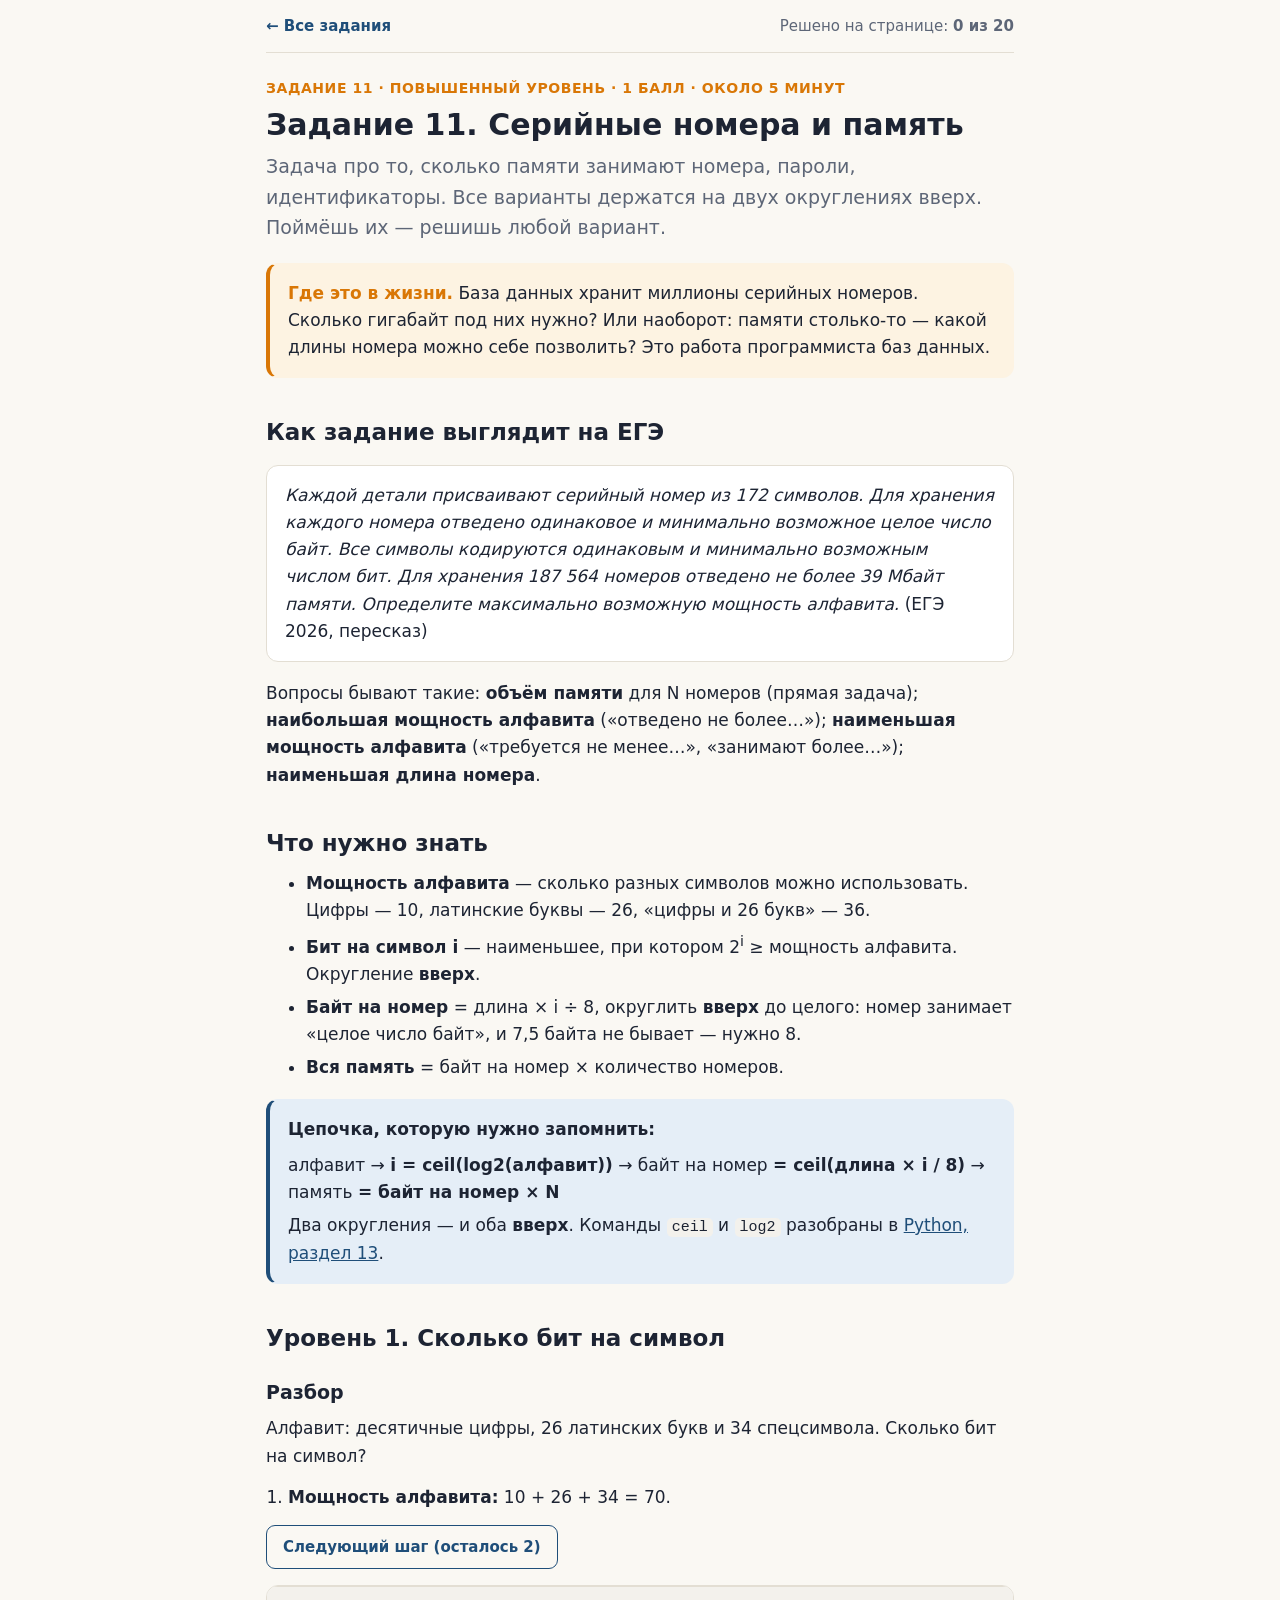
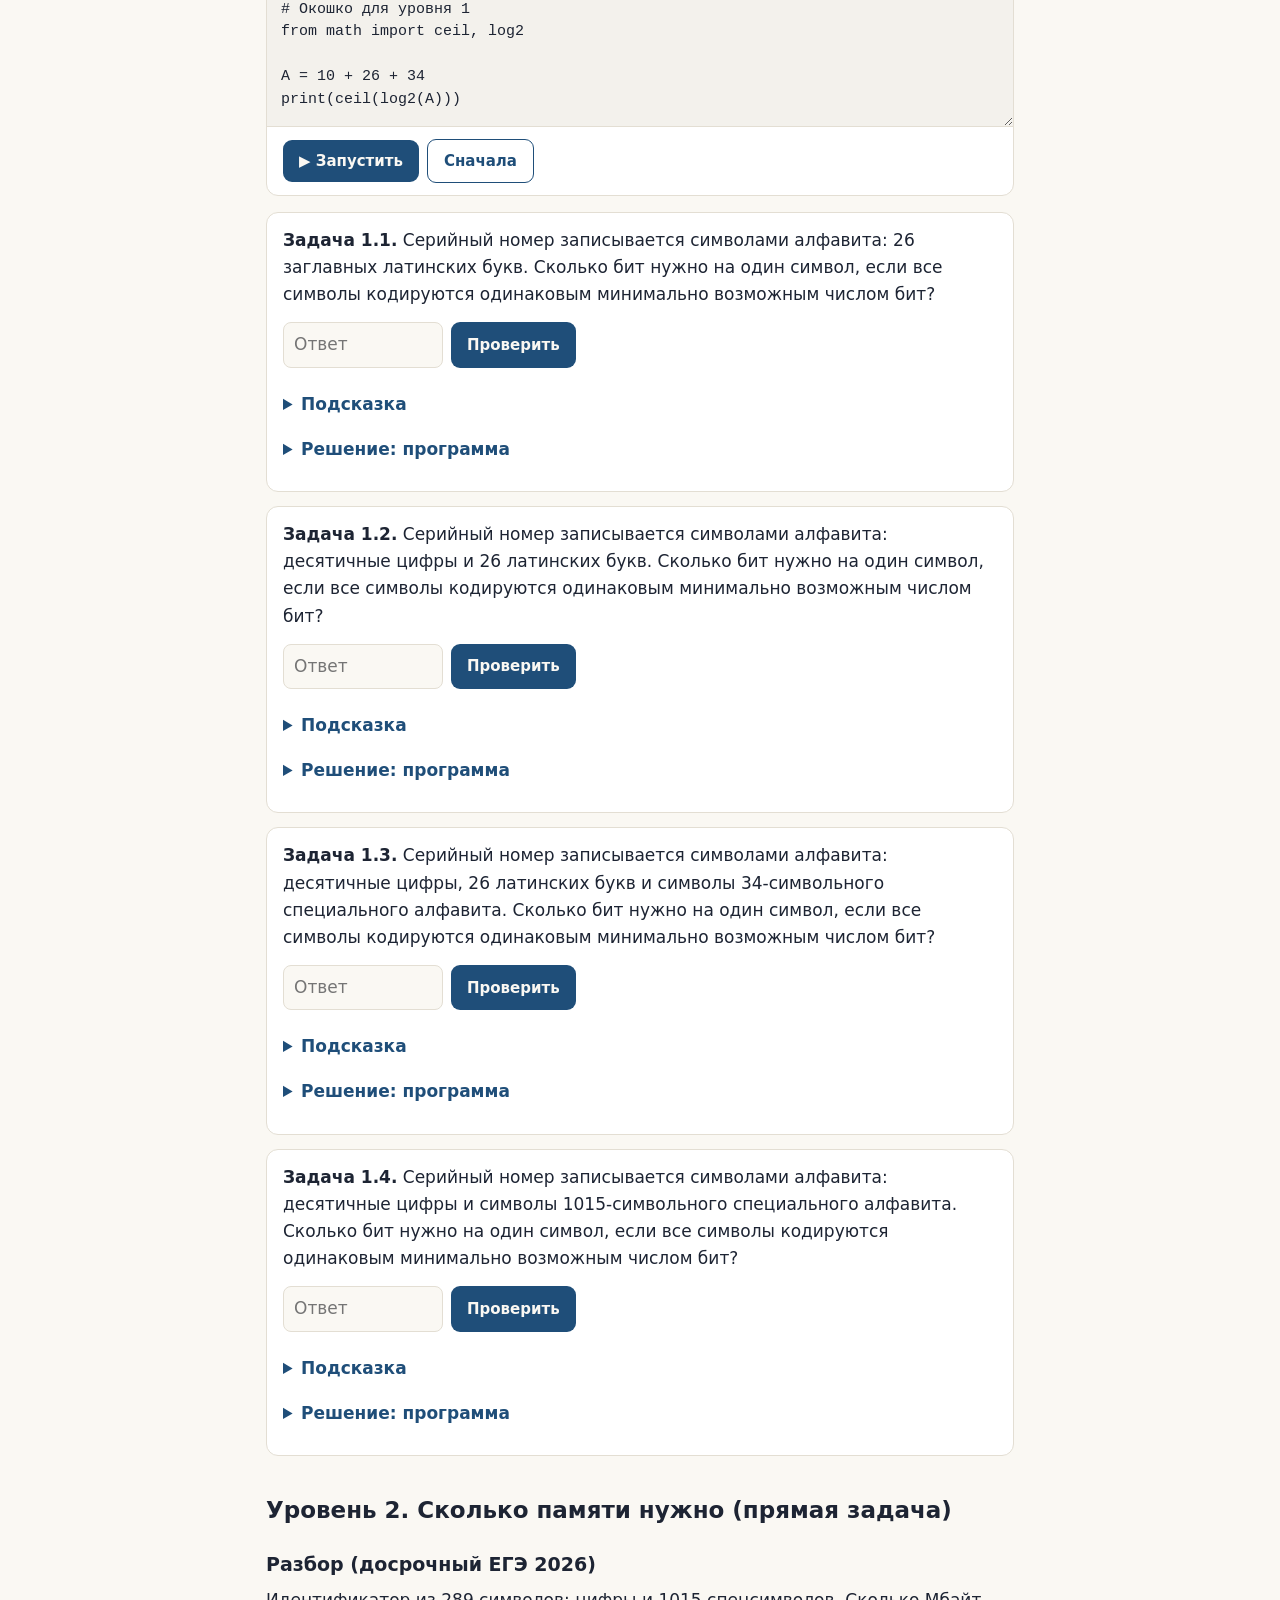
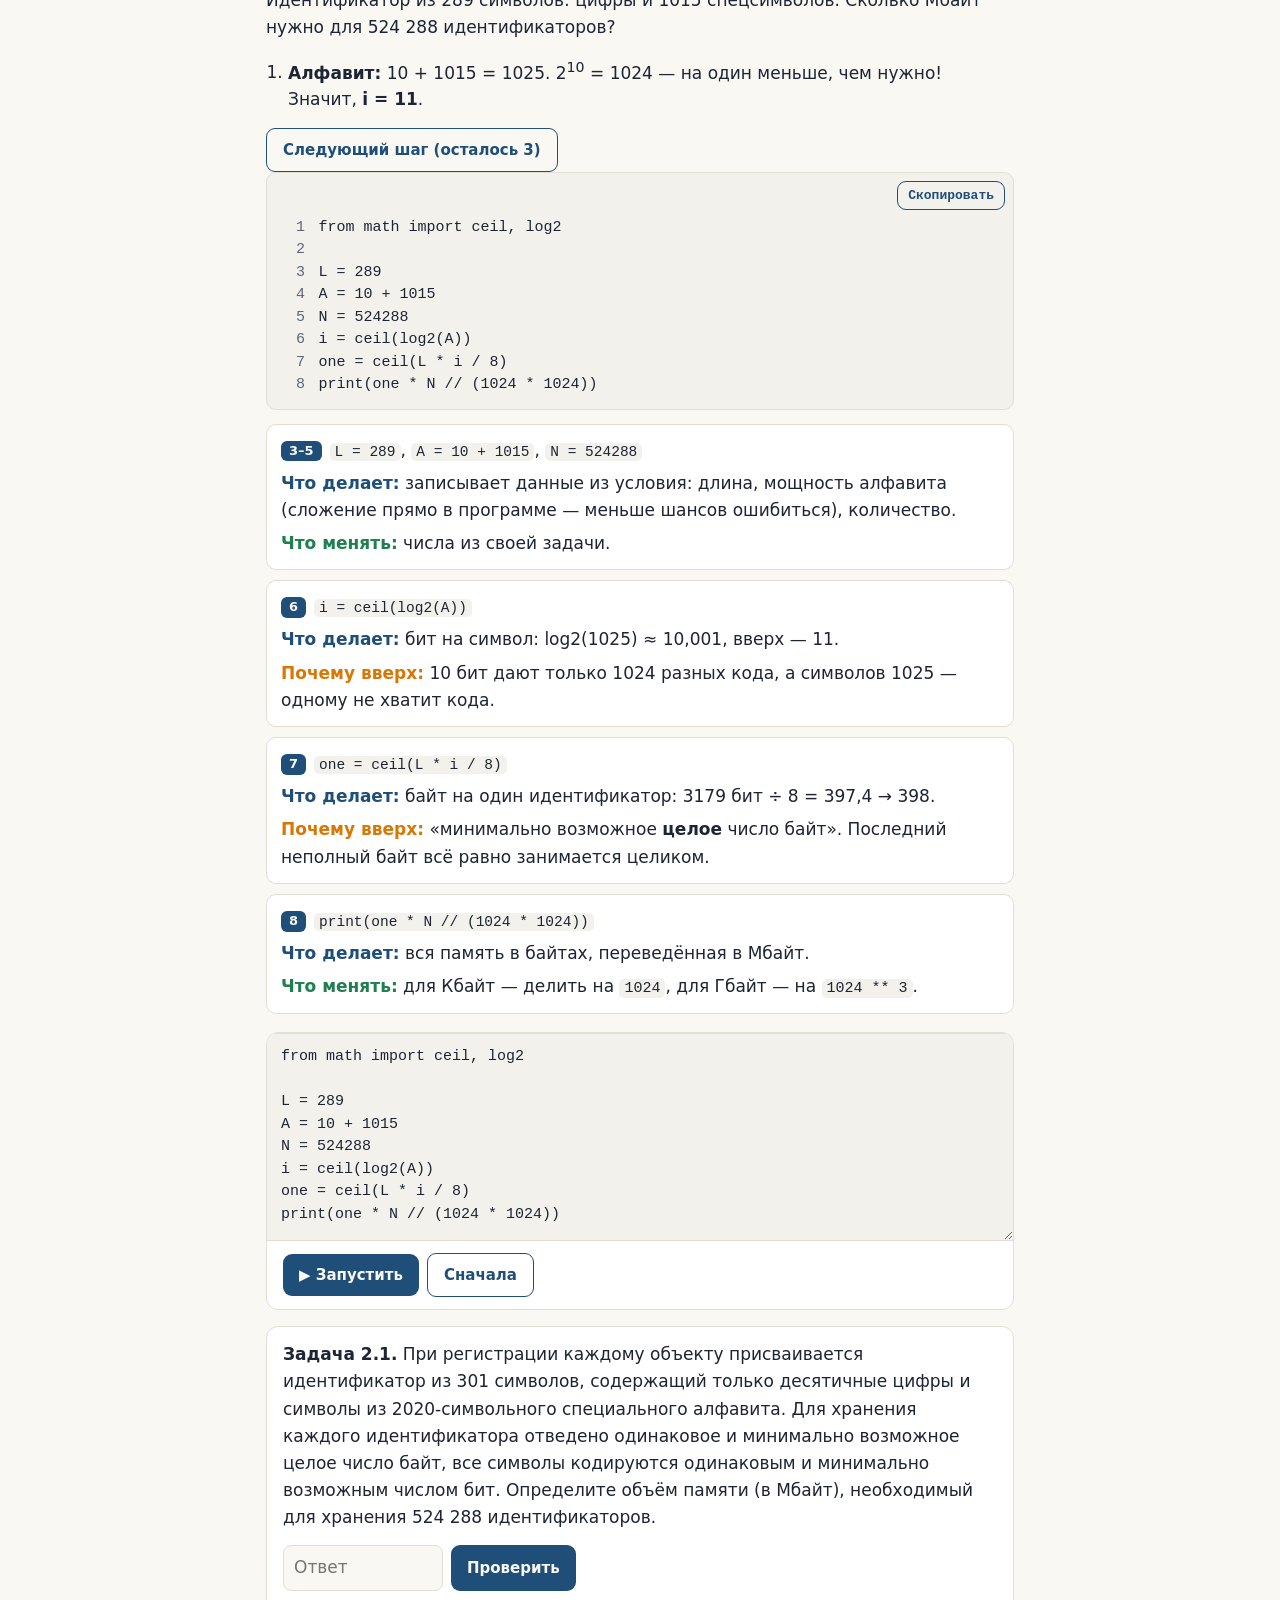
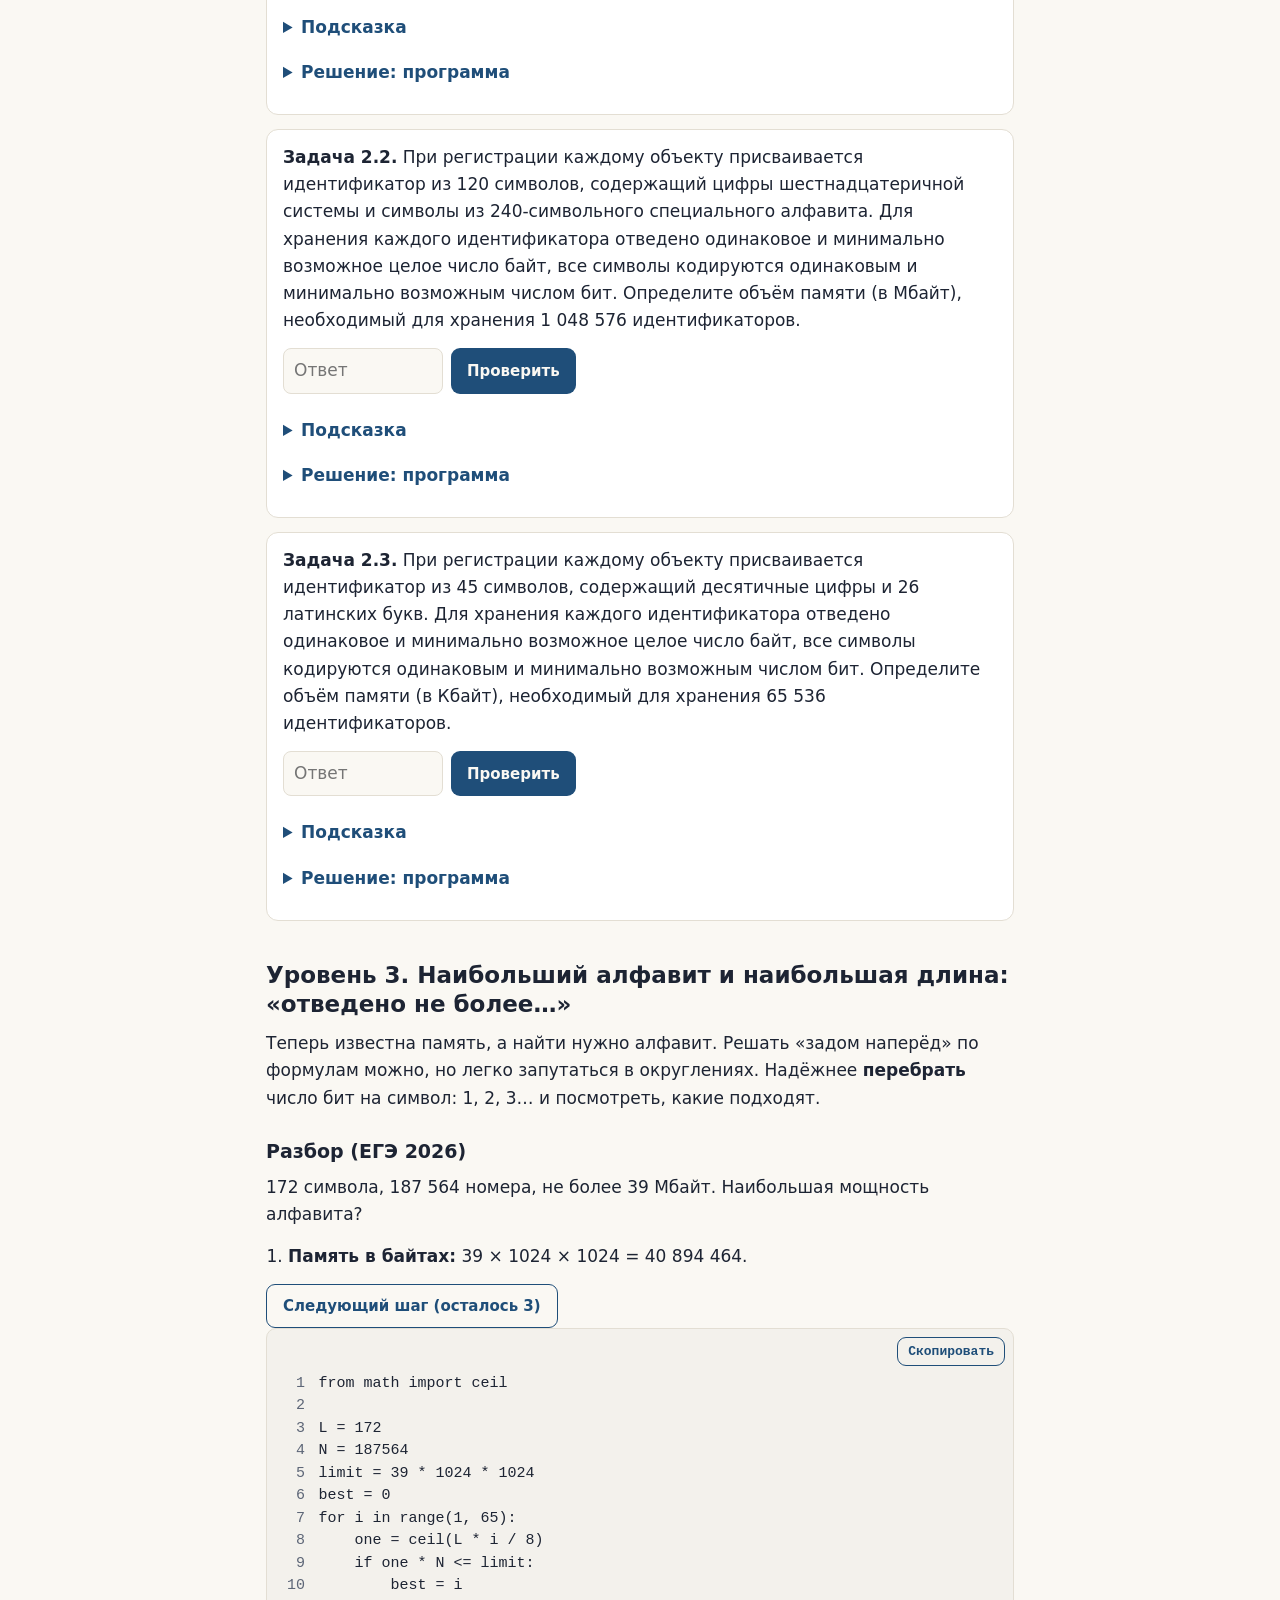
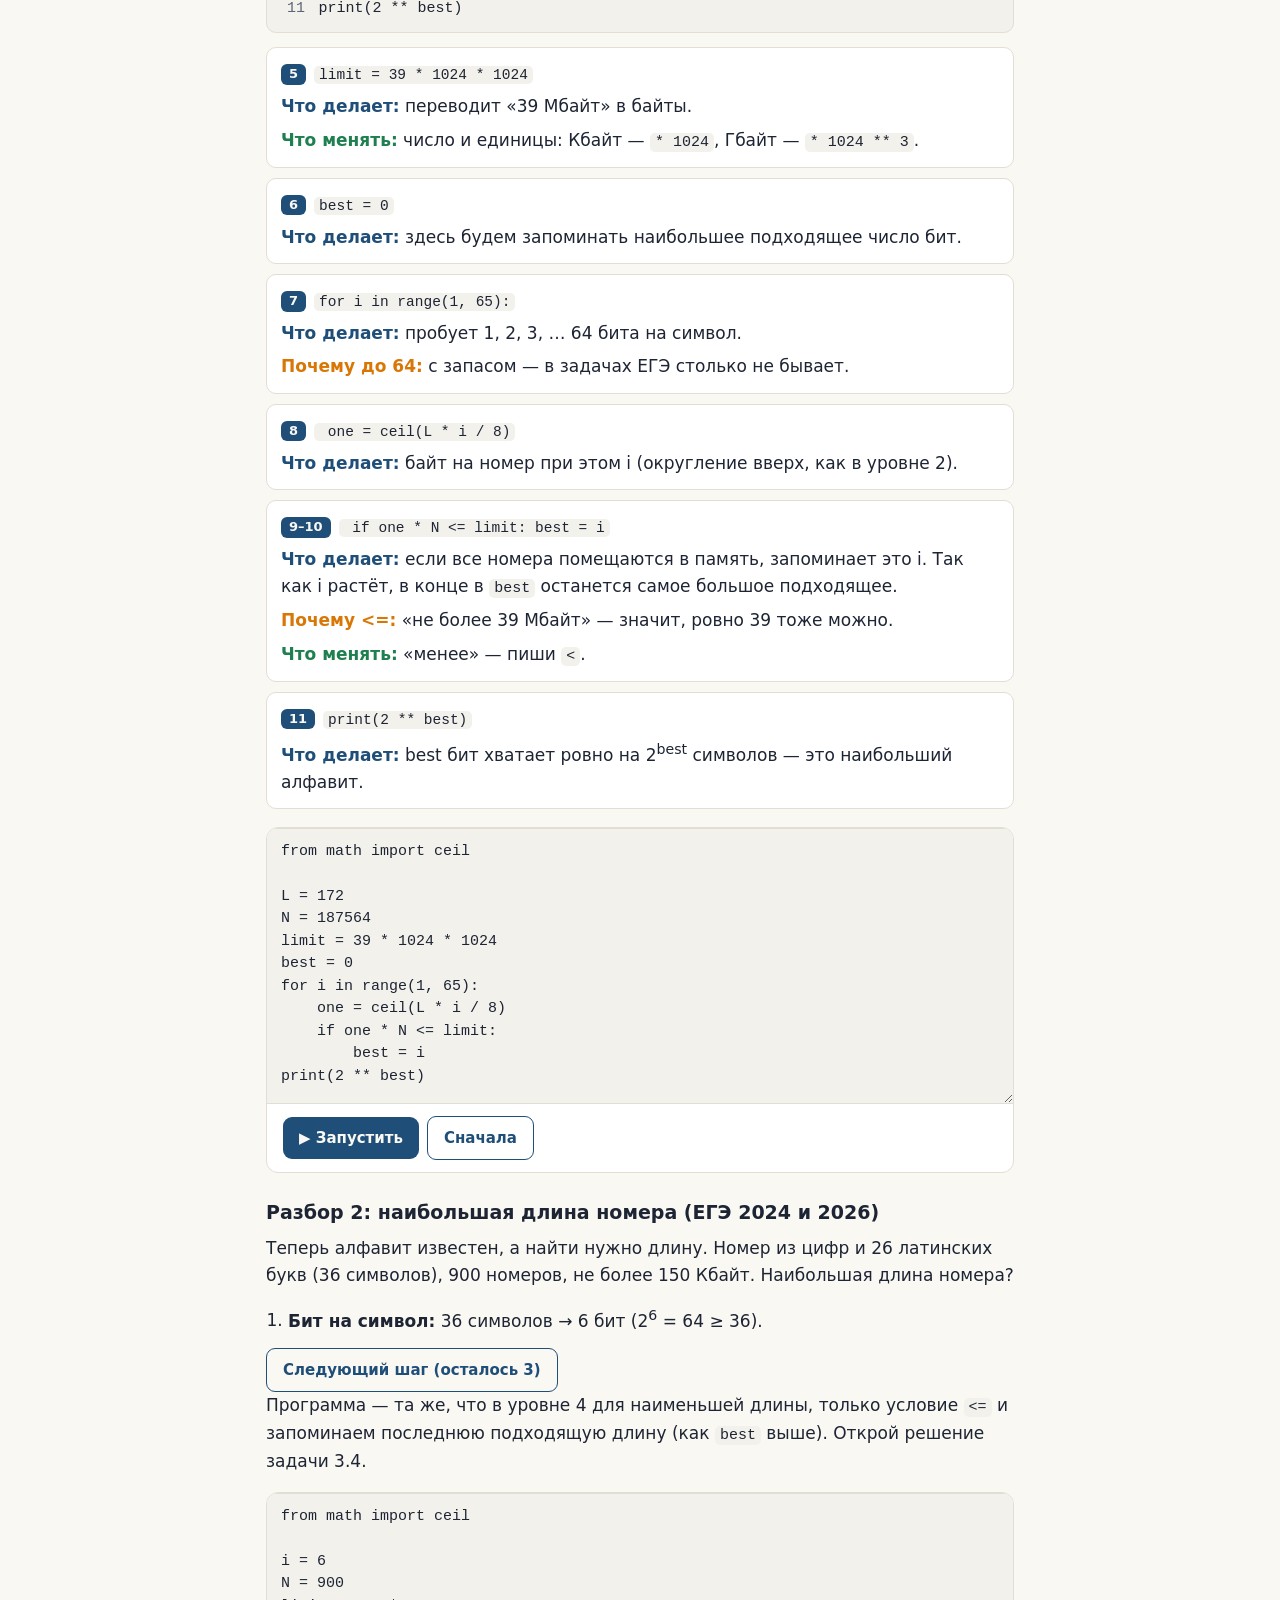
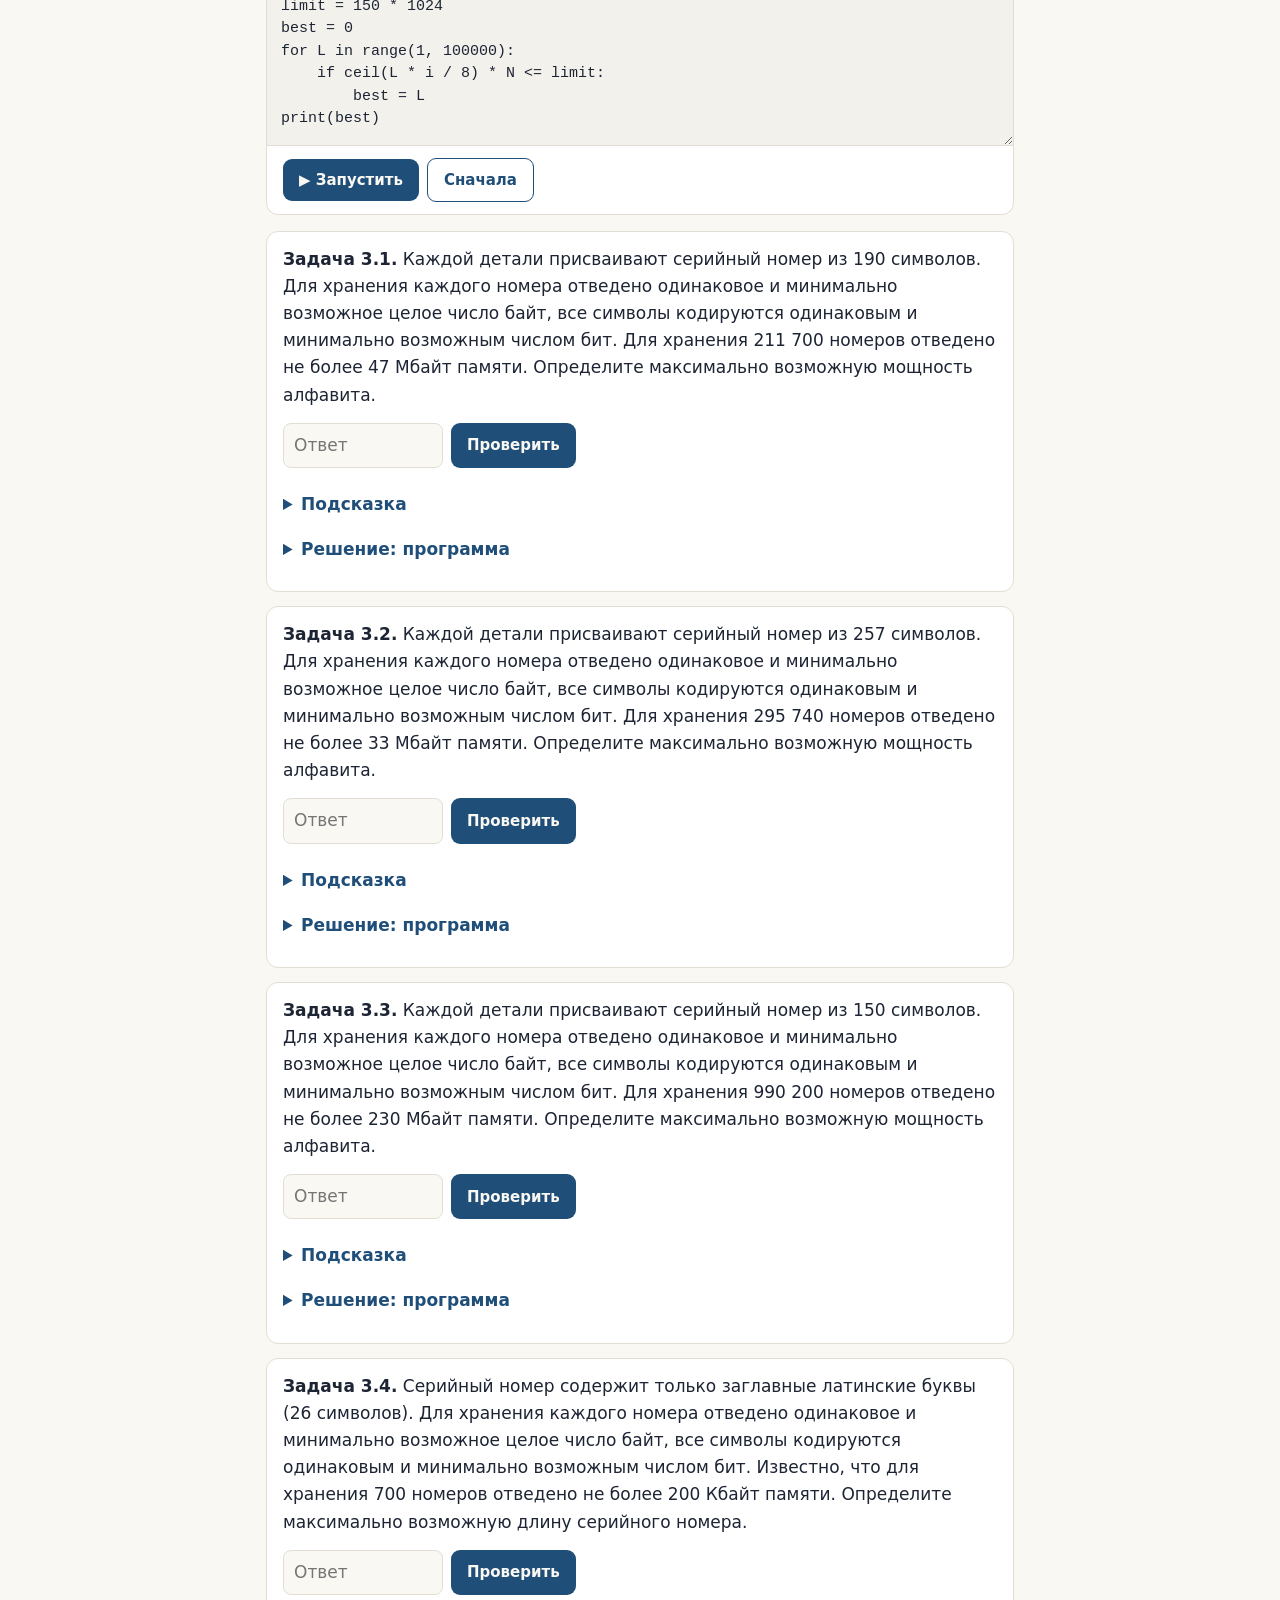
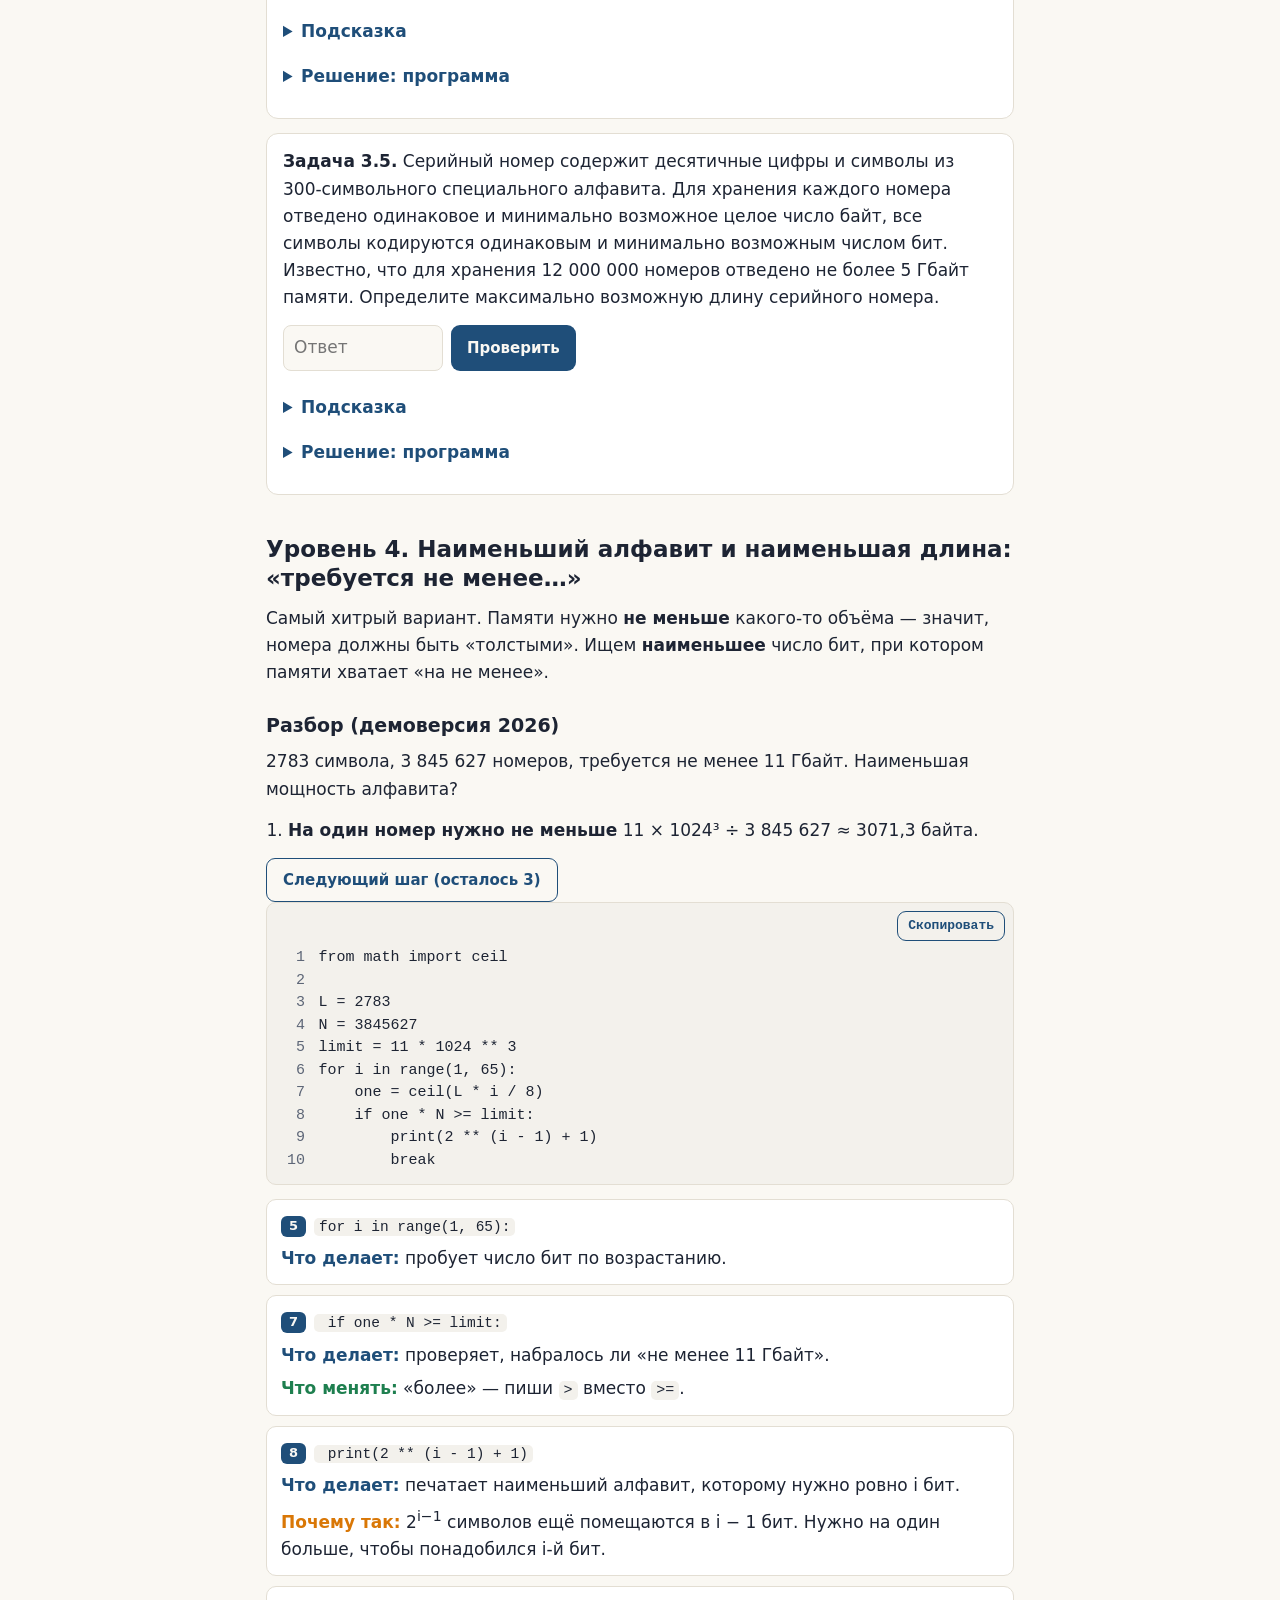
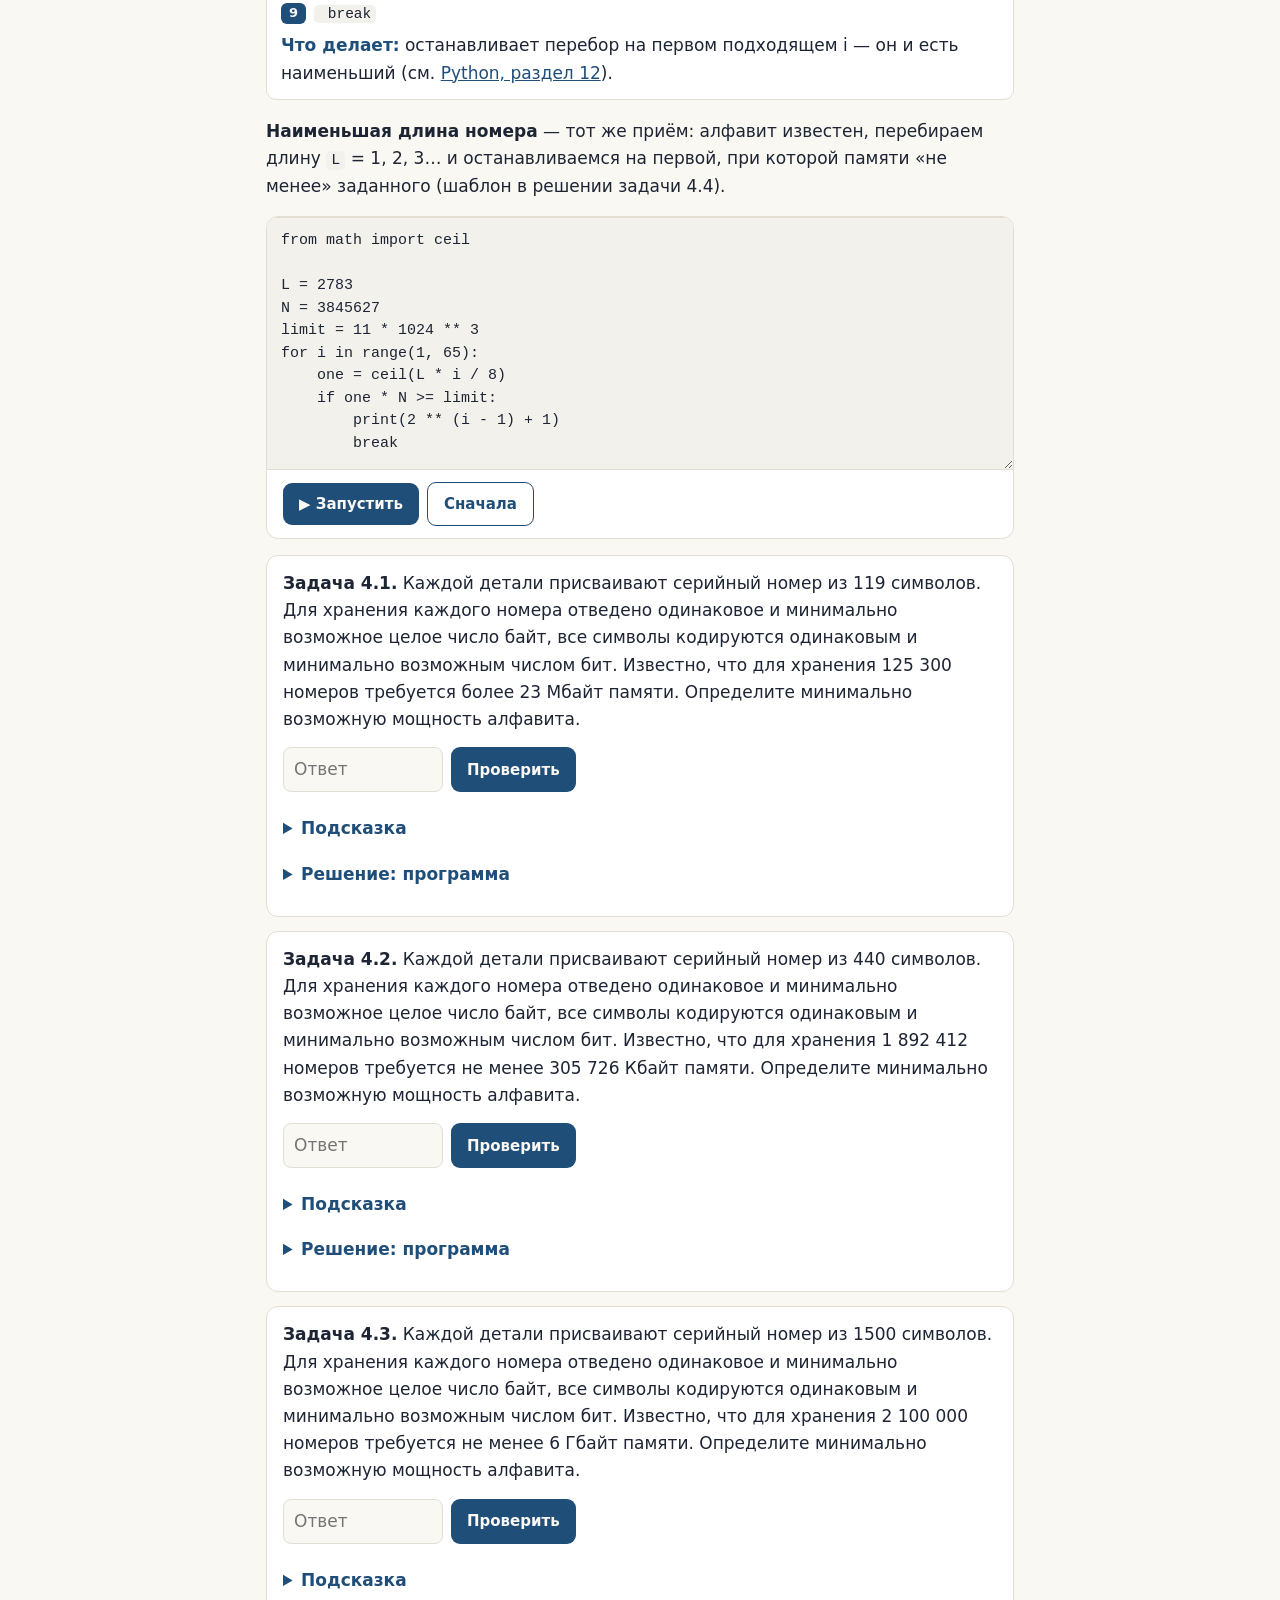
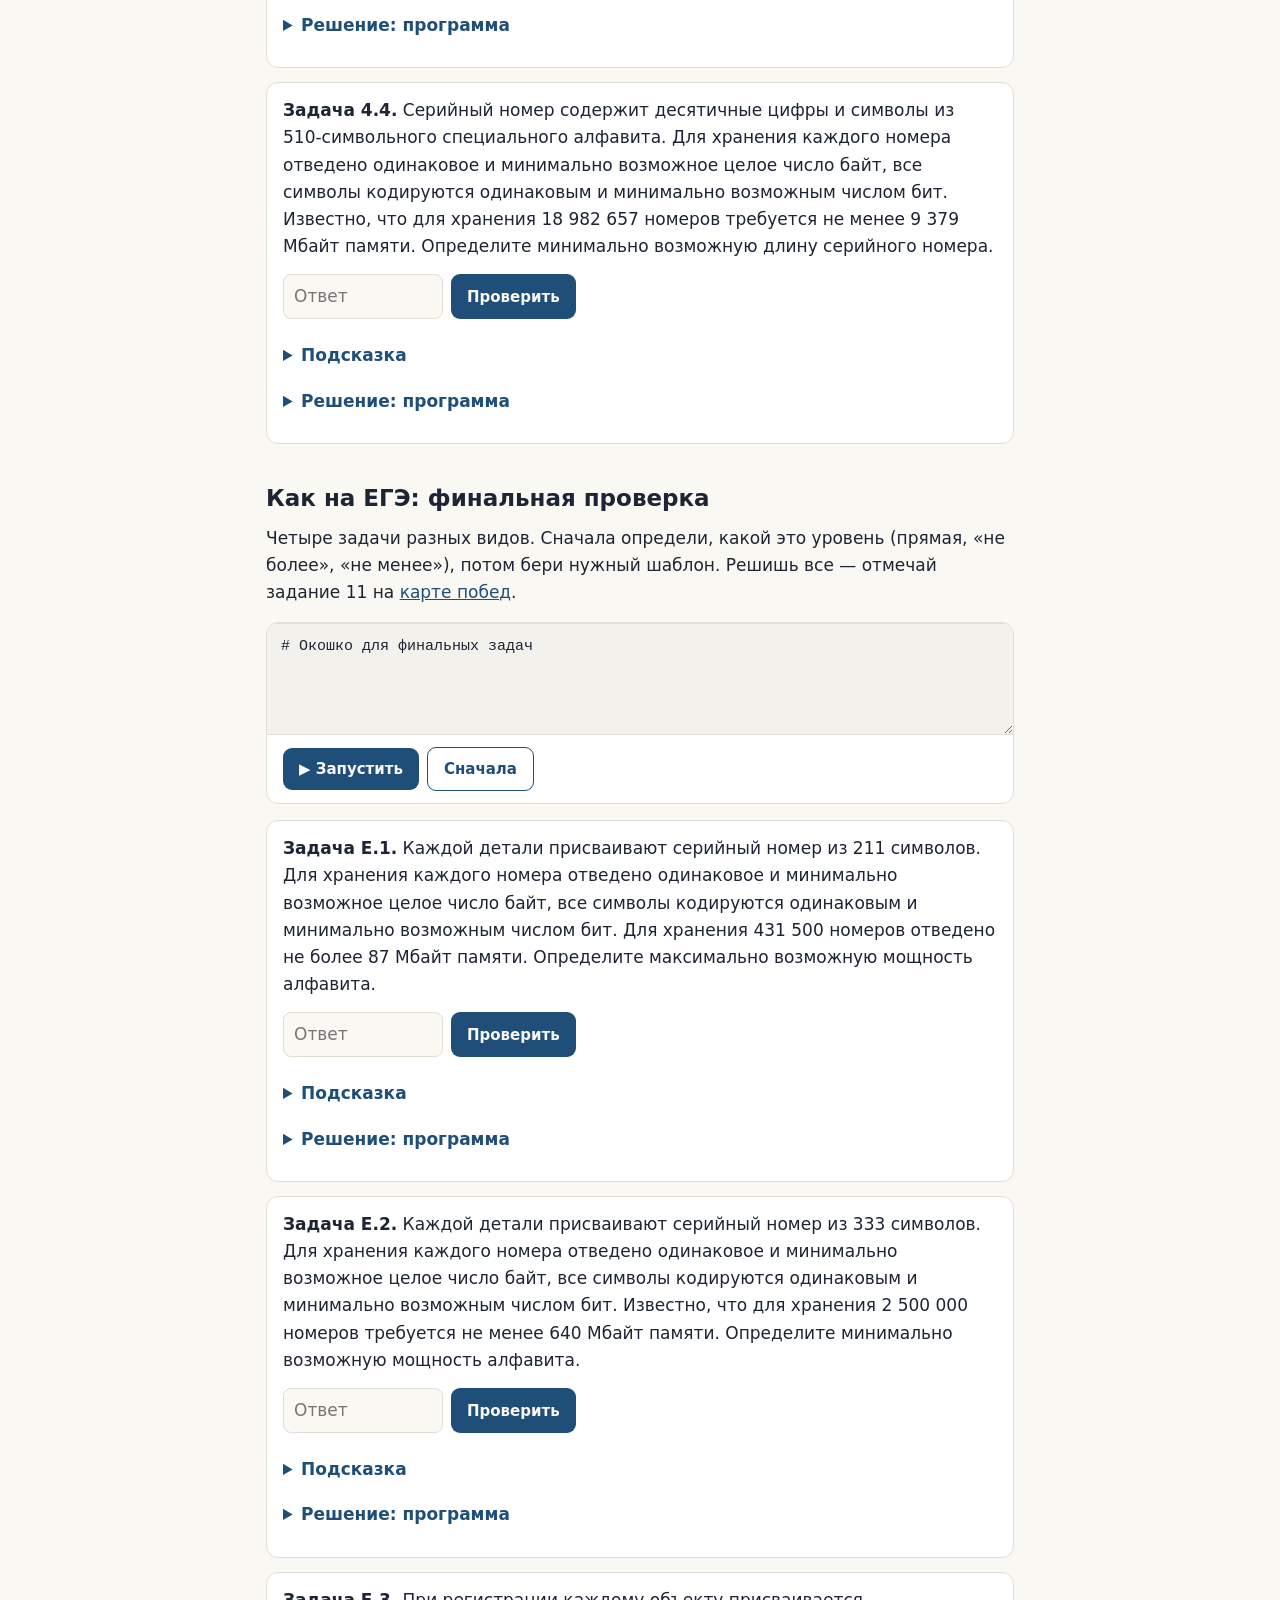
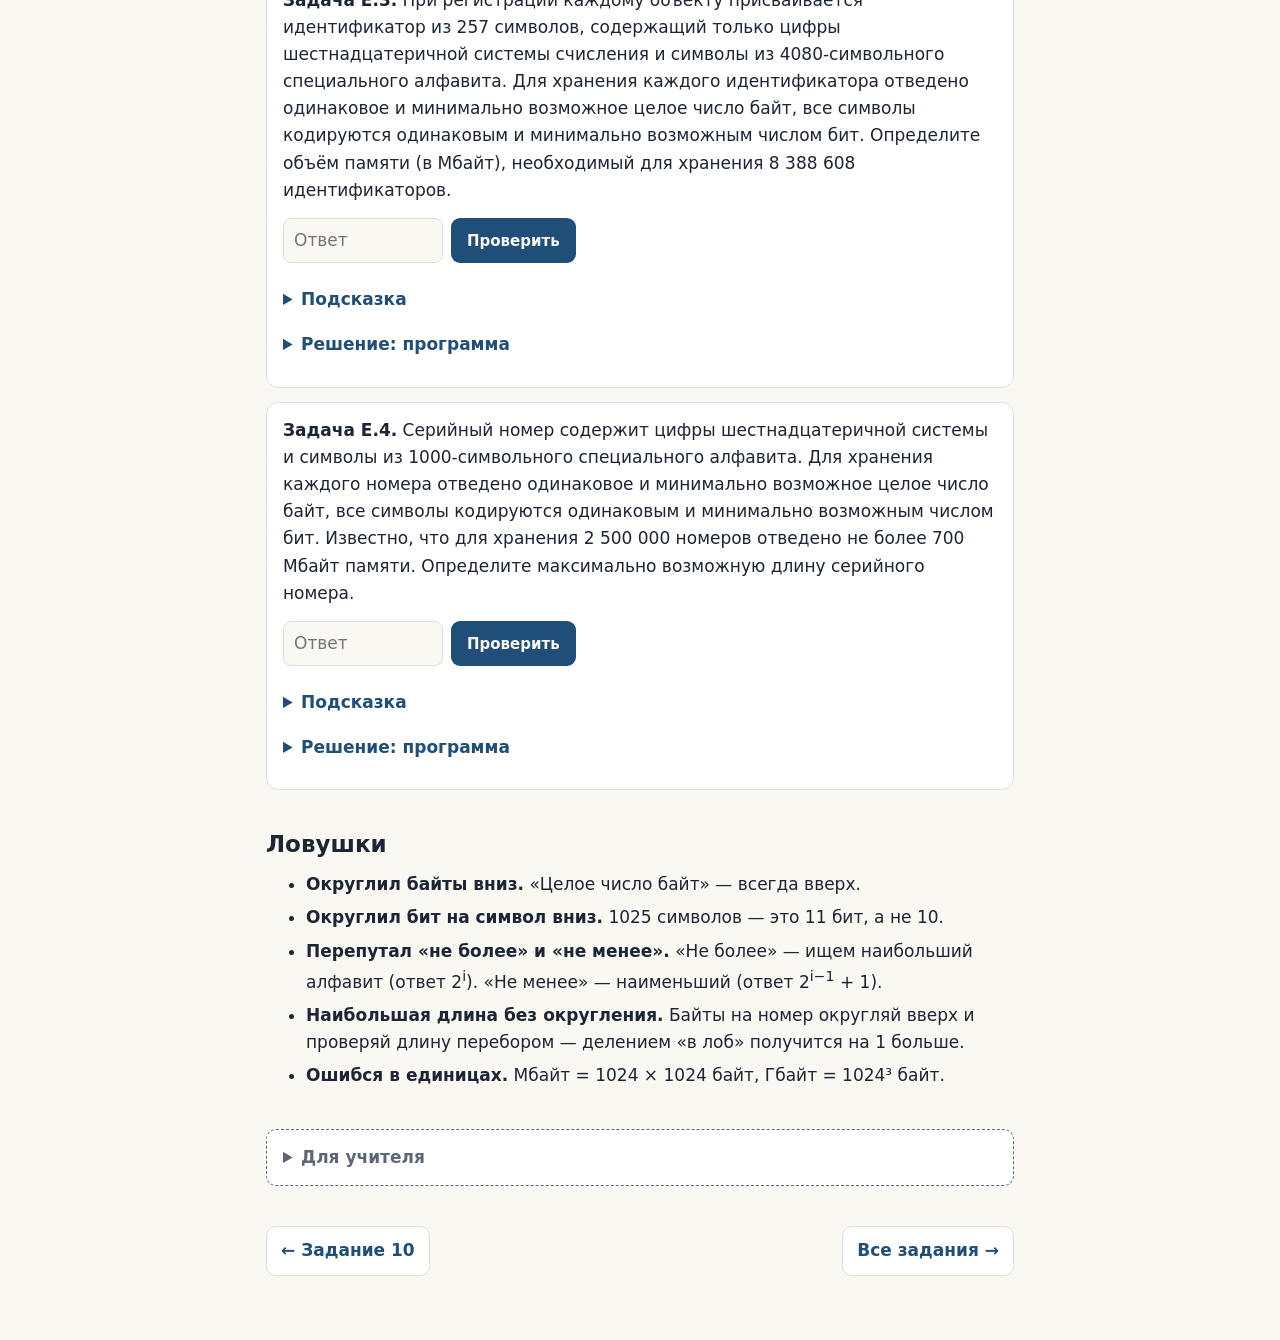
<file: task-11.html>
<!doctype html>
<html lang="ru">
<head>
<meta charset="utf-8">
<meta name="viewport" content="width=device-width, initial-scale=1">
<title>Задание 11 · Объём сообщения</title>
<link rel="stylesheet" href="style.css">
<link rel="icon" href="data:image/svg+xml,%3Csvg xmlns=%22http://www.w3.org/2000/svg%22 viewBox=%220 0 100 100%22%3E%3Ctext y=%22.9em%22 font-size=%2290%22%3E🐍%3C/text%3E%3C/svg%3E">
</head>
<body>
<div class="wrap">

<div class="top"><a href="index.html">← Все задания</a><span class="where">Решено на странице: <b class="progress">0</b></span></div>

<div class="kicker">Задание 11 · повышенный уровень · 1 балл · около 5 минут</div>
<h1>Задание 11. Серийные номера и память</h1>
<p class="lead">Задача про то, сколько памяти занимают номера, пароли, идентификаторы. Все варианты держатся на двух округлениях вверх. Поймёшь их — решишь любой вариант.</p>

<div class="box why">
  <b>Где это в жизни.</b> База данных хранит миллионы серийных номеров. Сколько гигабайт под них нужно? Или наоборот: памяти столько-то — какой длины номера можно себе позволить? Это работа программиста баз данных.
</div>

<h2>Как задание выглядит на ЕГЭ</h2>
<div class="box">
  <p style="margin:0"><i>Каждой детали присваивают серийный номер из 172 символов. Для хранения каждого номера отведено одинаковое и минимально возможное целое число байт. Все символы кодируются одинаковым и минимально возможным числом бит. Для хранения 187 564 номеров отведено не более 39 Мбайт памяти. Определите максимально возможную мощность алфавита.</i> (ЕГЭ 2026, пересказ)</p>
</div>
<p>Вопросы бывают такие: <b>объём памяти</b> для N номеров (прямая задача); <b>наибольшая мощность алфавита</b> («отведено не более…»); <b>наименьшая мощность алфавита</b> («требуется не менее…», «занимают более…»); <b>наименьшая длина номера</b>.</p>

<h2>Что нужно знать</h2>
<ul>
  <li><b>Мощность алфавита</b> — сколько разных символов можно использовать. Цифры — 10, латинские буквы — 26, «цифры и 26 букв» — 36.</li>
  <li><b>Бит на символ i</b> — наименьшее, при котором 2<sup>i</sup> ≥ мощность алфавита. Округление <b>вверх</b>.</li>
  <li><b>Байт на номер</b> = длина × i ÷ 8, округлить <b>вверх</b> до целого: номер занимает «целое число байт», и 7,5 байта не бывает — нужно 8.</li>
  <li><b>Вся память</b> = байт на номер × количество номеров.</li>
</ul>
<div class="box remember">
  <b>Цепочка, которую нужно запомнить:</b>
  <p style="margin:8px 0 0">алфавит → <b>i = ceil(log2(алфавит))</b> → байт на номер <b>= ceil(длина × i / 8)</b> → память <b>= байт на номер × N</b></p>
  <p style="margin:6px 0 0">Два округления — и оба <b>вверх</b>. Команды <code>ceil</code> и <code>log2</code> разобраны в <a href="python.html">Python, раздел 13</a>.</p>
</div>

<!-- ================= УРОВЕНЬ 1 ================= -->
<h2>Уровень 1. Сколько бит на символ</h2>
<h3>Разбор</h3>
<p>Алфавит: десятичные цифры, 26 латинских букв и 34 спецсимвола. Сколько бит на символ?</p>
<div class="steps"><ol>
  <li><b>Мощность алфавита:</b> 10 + 26 + 34 = 70.</li>
  <li><b>Ищем степень двойки:</b> 2<sup>6</sup> = 64 — мало (64 &lt; 70). 2<sup>7</sup> = 128 — хватает.</li>
  <li><b>Ответ:</b> 7 бит. На Python: <code>print(ceil(log2(70)))</code>.</li>
</ol></div>
<div class="py"><textarea class="code"># Окошко для уровня 1
from math import ceil, log2

A = 10 + 26 + 34
print(ceil(log2(A)))</textarea></div>
<div class="answer" data-answer="5"><p style="margin-top:0"><b>Задача 1.1.</b> Серийный номер записывается символами алфавита: 26 заглавных латинских букв. Сколько бит нужно на один символ, если все символы кодируются одинаковым минимально возможным числом бит?</p>
<details class="hint"><summary>Подсказка</summary><div>Сначала сложи: всего 26 символов. Потом найди наименьшую степень двойки, которая не меньше 26.</div></details>
<details class="hint"><summary>Решение: программа</summary><div>
<div class="py"><textarea class="code">from math import ceil, log2

A = 26   # мощность алфавита
print(ceil(log2(A)))   # бит на символ</textarea></div>
<p>Ответ: <b>5</b>.</p></div></details>
</div>
<div class="answer" data-answer="6"><p style="margin-top:0"><b>Задача 1.2.</b> Серийный номер записывается символами алфавита: десятичные цифры и 26 латинских букв. Сколько бит нужно на один символ, если все символы кодируются одинаковым минимально возможным числом бит?</p>
<details class="hint"><summary>Подсказка</summary><div>Сначала сложи: всего 36 символов. Потом найди наименьшую степень двойки, которая не меньше 36.</div></details>
<details class="hint"><summary>Решение: программа</summary><div>
<div class="py"><textarea class="code">from math import ceil, log2

A = 10 + 26   # мощность алфавита
print(ceil(log2(A)))   # бит на символ</textarea></div>
<p>Ответ: <b>6</b>.</p></div></details>
</div>
<div class="answer" data-answer="7"><p style="margin-top:0"><b>Задача 1.3.</b> Серийный номер записывается символами алфавита: десятичные цифры, 26 латинских букв и символы 34-символьного специального алфавита. Сколько бит нужно на один символ, если все символы кодируются одинаковым минимально возможным числом бит?</p>
<details class="hint"><summary>Подсказка</summary><div>Сначала сложи: всего 70 символов. Потом найди наименьшую степень двойки, которая не меньше 70.</div></details>
<details class="hint"><summary>Решение: программа</summary><div>
<div class="py"><textarea class="code">from math import ceil, log2

A = 10 + 26 + 34   # мощность алфавита
print(ceil(log2(A)))   # бит на символ</textarea></div>
<p>Ответ: <b>7</b>.</p></div></details>
</div>
<div class="answer" data-answer="11"><p style="margin-top:0"><b>Задача 1.4.</b> Серийный номер записывается символами алфавита: десятичные цифры и символы 1015-символьного специального алфавита. Сколько бит нужно на один символ, если все символы кодируются одинаковым минимально возможным числом бит?</p>
<details class="hint"><summary>Подсказка</summary><div>Сначала сложи: всего 1025 символов. Потом найди наименьшую степень двойки, которая не меньше 1025.</div></details>
<details class="hint"><summary>Решение: программа</summary><div>
<div class="py"><textarea class="code">from math import ceil, log2

A = 10 + 1015   # мощность алфавита
print(ceil(log2(A)))   # бит на символ</textarea></div>
<p>Ответ: <b>11</b>.</p></div></details>
</div>

<!-- ================= УРОВЕНЬ 2 ================= -->
<h2>Уровень 2. Сколько памяти нужно (прямая задача)</h2>
<h3>Разбор (досрочный ЕГЭ 2026)</h3>
<p>Идентификатор из 289 символов: цифры и 1015 спецсимволов. Сколько Мбайт нужно для 524 288 идентификаторов?</p>
<div class="steps"><ol>
  <li><b>Алфавит:</b> 10 + 1015 = 1025. 2<sup>10</sup> = 1024 — на один меньше, чем нужно! Значит, <b>i = 11</b>.</li>
  <li><b>Бит на идентификатор:</b> 289 × 11 = 3179.</li>
  <li><b>Байт:</b> 3179 ÷ 8 = 397,4 → округляем вверх → <b>398</b>.</li>
  <li><b>Вся память:</b> 398 × 524 288 байт ÷ 1024 ÷ 1024 = <b>199</b> Мбайт.</li>
</ol></div>
<pre class="tpl num"><code>from math import ceil, log2

L = 289
A = 10 + 1015
N = 524288
i = ceil(log2(A))
one = ceil(L * i / 8)
print(one * N // (1024 * 1024))</code></pre>
<ul class="lines">
  <li><span class="ln">3–5</span><code>L = 289</code>, <code>A = 10 + 1015</code>, <code>N = 524288</code>
    <p><span class="w w1">Что делает:</span> записывает данные из условия: длина, мощность алфавита (сложение прямо в программе — меньше шансов ошибиться), количество.</p>
    <p><span class="w w3">Что менять:</span> числа из своей задачи.</p></li>
  <li><span class="ln">6</span><code>i = ceil(log2(A))</code>
    <p><span class="w w1">Что делает:</span> бит на символ: log2(1025) ≈ 10,001, вверх — 11.</p>
    <p><span class="w w2">Почему вверх:</span> 10 бит дают только 1024 разных кода, а символов 1025 — одному не хватит кода.</p></li>
  <li><span class="ln">7</span><code>one = ceil(L * i / 8)</code>
    <p><span class="w w1">Что делает:</span> байт на один идентификатор: 3179 бит ÷ 8 = 397,4 → 398.</p>
    <p><span class="w w2">Почему вверх:</span> «минимально возможное <b>целое</b> число байт». Последний неполный байт всё равно занимается целиком.</p></li>
  <li><span class="ln">8</span><code>print(one * N // (1024 * 1024))</code>
    <p><span class="w w1">Что делает:</span> вся память в байтах, переведённая в Мбайт.</p>
    <p><span class="w w3">Что менять:</span> для Кбайт — делить на <code>1024</code>, для Гбайт — на <code>1024 ** 3</code>.</p></li>
</ul>
<div class="py"><textarea class="code">from math import ceil, log2

L = 289
A = 10 + 1015
N = 524288
i = ceil(log2(A))
one = ceil(L * i / 8)
print(one * N // (1024 * 1024))</textarea></div>
<div class="answer" data-answer="207"><p style="margin-top:0"><b>Задача 2.1.</b> При регистрации каждому объекту присваивается идентификатор из 301 символов, содержащий только десятичные цифры и символы из 2020-символьного специального алфавита. Для хранения каждого идентификатора отведено одинаковое и минимально возможное целое число байт, все символы кодируются одинаковым и минимально возможным числом бит. Определите объём памяти (в Мбайт), необходимый для хранения 524 288 идентификаторов.</p>
<details class="hint"><summary>Подсказка</summary><div>Бит на символ: 11. Байт на идентификатор: 301 × 11 / 8, округлить <b>вверх</b>. Умножь на 524 288 и переведи в Мбайт.</div></details>
<details class="hint"><summary>Решение: программа</summary><div>
<div class="py"><textarea class="code">from math import ceil, log2

L = 301                       # символов в идентификаторе
A = 10 + 2020   # мощность алфавита
N = 524288                       # сколько идентификаторов
i = ceil(log2(A))             # бит на символ
one = ceil(L * i / 8)         # байт на один идентификатор (целое, вверх)
print(one * N // 1024 ** 2)   # Мбайт</textarea></div>
<p>Ответ: <b>207</b>.</p></div></details>
</div>
<div class="answer" data-answer="120"><p style="margin-top:0"><b>Задача 2.2.</b> При регистрации каждому объекту присваивается идентификатор из 120 символов, содержащий цифры шестнадцатеричной системы и символы из 240-символьного специального алфавита. Для хранения каждого идентификатора отведено одинаковое и минимально возможное целое число байт, все символы кодируются одинаковым и минимально возможным числом бит. Определите объём памяти (в Мбайт), необходимый для хранения 1 048 576 идентификаторов.</p>
<details class="hint"><summary>Подсказка</summary><div>Бит на символ: 8. Байт на идентификатор: 120 × 8 / 8, округлить <b>вверх</b>. Умножь на 1 048 576 и переведи в Мбайт.</div></details>
<details class="hint"><summary>Решение: программа</summary><div>
<div class="py"><textarea class="code">from math import ceil, log2

L = 120                       # символов в идентификаторе
A = 16 + 240   # мощность алфавита
N = 1048576                       # сколько идентификаторов
i = ceil(log2(A))             # бит на символ
one = ceil(L * i / 8)         # байт на один идентификатор (целое, вверх)
print(one * N // 1024 ** 2)   # Мбайт</textarea></div>
<p>Ответ: <b>120</b>.</p></div></details>
</div>
<div class="answer" data-answer="2176"><p style="margin-top:0"><b>Задача 2.3.</b> При регистрации каждому объекту присваивается идентификатор из 45 символов, содержащий десятичные цифры и 26 латинских букв. Для хранения каждого идентификатора отведено одинаковое и минимально возможное целое число байт, все символы кодируются одинаковым и минимально возможным числом бит. Определите объём памяти (в Кбайт), необходимый для хранения 65 536 идентификаторов.</p>
<details class="hint"><summary>Подсказка</summary><div>Бит на символ: 6. Байт на идентификатор: 45 × 6 / 8, округлить <b>вверх</b>. Умножь на 65 536 и переведи в Кбайт.</div></details>
<details class="hint"><summary>Решение: программа</summary><div>
<div class="py"><textarea class="code">from math import ceil, log2

L = 45                       # символов в идентификаторе
A = 10 + 26   # мощность алфавита
N = 65536                       # сколько идентификаторов
i = ceil(log2(A))             # бит на символ
one = ceil(L * i / 8)         # байт на один идентификатор (целое, вверх)
print(one * N // 1024)   # Кбайт</textarea></div>
<p>Ответ: <b>2176</b>.</p></div></details>
</div>

<!-- ================= УРОВЕНЬ 3 ================= -->
<h2>Уровень 3. Наибольший алфавит и наибольшая длина: «отведено не более…»</h2>
<p>Теперь известна память, а найти нужно алфавит. Решать «задом наперёд» по формулам можно, но легко запутаться в округлениях. Надёжнее <b>перебрать</b> число бит на символ: 1, 2, 3… и посмотреть, какие подходят.</p>
<h3>Разбор (ЕГЭ 2026)</h3>
<p>172 символа, 187 564 номера, не более 39 Мбайт. Наибольшая мощность алфавита?</p>
<div class="steps"><ol>
  <li><b>Память в байтах:</b> 39 × 1024 × 1024 = 40 894 464.</li>
  <li><b>На один номер можно не больше</b> 40 894 464 ÷ 187 564 ≈ 218,03 байта, то есть 218.</li>
  <li><b>Пробуем i = 10:</b> 172 × 10 ÷ 8 = 215 байт — помещается. <b>i = 11:</b> 172 × 11 ÷ 8 = 236,5 → 237 байт — уже не помещается.</li>
  <li><b>Наибольшее i = 10</b>, а 10 бит хватает на 2<sup>10</sup> = <b>1024</b> символа. Это и есть ответ.</li>
</ol></div>
<pre class="tpl num"><code>from math import ceil

L = 172
N = 187564
limit = 39 * 1024 * 1024
best = 0
for i in range(1, 65):
    one = ceil(L * i / 8)
    if one * N &lt;= limit:
        best = i
print(2 ** best)</code></pre>
<ul class="lines">
  <li><span class="ln">5</span><code>limit = 39 * 1024 * 1024</code>
    <p><span class="w w1">Что делает:</span> переводит «39 Мбайт» в байты.</p>
    <p><span class="w w3">Что менять:</span> число и единицы: Кбайт — <code>* 1024</code>, Гбайт — <code>* 1024 ** 3</code>.</p></li>
  <li><span class="ln">6</span><code>best = 0</code>
    <p><span class="w w1">Что делает:</span> здесь будем запоминать наибольшее подходящее число бит.</p></li>
  <li><span class="ln">7</span><code>for i in range(1, 65):</code>
    <p><span class="w w1">Что делает:</span> пробует 1, 2, 3, … 64 бита на символ.</p>
    <p><span class="w w2">Почему до 64:</span> с запасом — в задачах ЕГЭ столько не бывает.</p></li>
  <li><span class="ln">8</span><code>    one = ceil(L * i / 8)</code>
    <p><span class="w w1">Что делает:</span> байт на номер при этом i (округление вверх, как в уровне 2).</p></li>
  <li><span class="ln">9–10</span><code>    if one * N &lt;= limit: best = i</code>
    <p><span class="w w1">Что делает:</span> если все номера помещаются в память, запоминает это i. Так как i растёт, в конце в <code>best</code> останется самое большое подходящее.</p>
    <p><span class="w w2">Почему &lt;=:</span> «не более 39 Мбайт» — значит, ровно 39 тоже можно.</p>
    <p><span class="w w3">Что менять:</span> «менее» — пиши <code>&lt;</code>.</p></li>
  <li><span class="ln">11</span><code>print(2 ** best)</code>
    <p><span class="w w1">Что делает:</span> best бит хватает ровно на 2<sup>best</sup> символов — это наибольший алфавит.</p></li>
</ul>
<div class="py"><textarea class="code">from math import ceil

L = 172
N = 187564
limit = 39 * 1024 * 1024
best = 0
for i in range(1, 65):
    one = ceil(L * i / 8)
    if one * N <= limit:
        best = i
print(2 ** best)</textarea></div>
<h3>Разбор 2: наибольшая длина номера (ЕГЭ 2024 и 2026)</h3>
<p>Теперь алфавит известен, а найти нужно длину. Номер из цифр и 26 латинских букв (36 символов), 900 номеров, не более 150 Кбайт. Наибольшая длина номера?</p>
<div class="steps"><ol>
  <li><b>Бит на символ:</b> 36 символов → 6 бит (2<sup>6</sup> = 64 ≥ 36).</li>
  <li><b>На один номер можно не больше</b> 150 × 1024 ÷ 900 ≈ 170,7 байта, то есть 170.</li>
  <li><b>L = 226:</b> 226 × 6 ÷ 8 = 169,5 → 170 байт — помещается. <b>L = 227:</b> 227 × 6 ÷ 8 = 170,25 → 171 байт — уже нет.</li>
  <li><b>Ответ:</b> 226. Ловушка: без округления вверх получилось бы 227 — и это неверно.</li>
</ol></div>
<p>Программа — та же, что в уровне 4 для наименьшей длины, только условие <code>&lt;=</code> и запоминаем последнюю подходящую длину (как <code>best</code> выше). Открой решение задачи 3.4.</p>
<div class="py"><textarea class="code">from math import ceil

i = 6
N = 900
limit = 150 * 1024
best = 0
for L in range(1, 100000):
    if ceil(L * i / 8) * N <= limit:
        best = L
print(best)</textarea></div>
<div class="answer" data-answer="512"><p style="margin-top:0"><b>Задача 3.1.</b> Каждой детали присваивают серийный номер из 190 символов. Для хранения каждого номера отведено одинаковое и минимально возможное целое число байт, все символы кодируются одинаковым и минимально возможным числом бит. Для хранения 211 700 номеров отведено не более 47 Мбайт памяти. Определите максимально возможную мощность алфавита.</p>
<details class="hint"><summary>Подсказка</summary><div>Перебирай число бит на символ: 1, 2, 3… Для каждого посчитай объём всех номеров. Наибольшее подходящее число бит — i, тогда мощность алфавита — 2<sup>i</sup>.</div></details>
<details class="hint"><summary>Решение: программа</summary><div>
<div class="py"><textarea class="code">from math import ceil

L = 190                      # символов в номере
N = 211700                      # сколько номеров
limit = 47 * 1024 ** 2   # байт: не более 47 Мбайт
best = 0
for i in range(1, 65):       # пробуем: сколько бит на символ
    one = ceil(L * i / 8)    # байт на номер (целое, вверх)
    if one * N &lt;= limit:     # помещается?
        best = i             # запоминаем самое большое подходящее
print(2 ** best)             # наибольшая мощность алфавита</textarea></div>
<p>Ответ: <b>512</b>.</p></div></details>
</div>
<div class="answer" data-answer="8"><p style="margin-top:0"><b>Задача 3.2.</b> Каждой детали присваивают серийный номер из 257 символов. Для хранения каждого номера отведено одинаковое и минимально возможное целое число байт, все символы кодируются одинаковым и минимально возможным числом бит. Для хранения 295 740 номеров отведено не более 33 Мбайт памяти. Определите максимально возможную мощность алфавита.</p>
<details class="hint"><summary>Подсказка</summary><div>Перебирай число бит на символ: 1, 2, 3… Для каждого посчитай объём всех номеров. Наибольшее подходящее число бит — i, тогда мощность алфавита — 2<sup>i</sup>.</div></details>
<details class="hint"><summary>Решение: программа</summary><div>
<div class="py"><textarea class="code">from math import ceil

L = 257                      # символов в номере
N = 295740                      # сколько номеров
limit = 33 * 1024 ** 2   # байт: не более 33 Мбайт
best = 0
for i in range(1, 65):       # пробуем: сколько бит на символ
    one = ceil(L * i / 8)    # байт на номер (целое, вверх)
    if one * N &lt;= limit:     # помещается?
        best = i             # запоминаем самое большое подходящее
print(2 ** best)             # наибольшая мощность алфавита</textarea></div>
<p>Ответ: <b>8</b>.</p></div></details>
</div>
<div class="answer" data-answer="4096"><p style="margin-top:0"><b>Задача 3.3.</b> Каждой детали присваивают серийный номер из 150 символов. Для хранения каждого номера отведено одинаковое и минимально возможное целое число байт, все символы кодируются одинаковым и минимально возможным числом бит. Для хранения 990 200 номеров отведено не более 230 Мбайт памяти. Определите максимально возможную мощность алфавита.</p>
<details class="hint"><summary>Подсказка</summary><div>Перебирай число бит на символ: 1, 2, 3… Для каждого посчитай объём всех номеров. Наибольшее подходящее число бит — i, тогда мощность алфавита — 2<sup>i</sup>.</div></details>
<details class="hint"><summary>Решение: программа</summary><div>
<div class="py"><textarea class="code">from math import ceil

L = 150                      # символов в номере
N = 990200                      # сколько номеров
limit = 230 * 1024 ** 2   # байт: не более 230 Мбайт
best = 0
for i in range(1, 65):       # пробуем: сколько бит на символ
    one = ceil(L * i / 8)    # байт на номер (целое, вверх)
    if one * N &lt;= limit:     # помещается?
        best = i             # запоминаем самое большое подходящее
print(2 ** best)             # наибольшая мощность алфавита</textarea></div>
<p>Ответ: <b>4096</b>.</p></div></details>
</div>
<div class="answer" data-answer="467"><p style="margin-top:0"><b>Задача 3.4.</b> Серийный номер содержит только заглавные латинские буквы (26 символов). Для хранения каждого номера отведено одинаковое и минимально возможное целое число байт, все символы кодируются одинаковым и минимально возможным числом бит. Известно, что для хранения 700 номеров отведено не более 200 Кбайт памяти. Определите максимально возможную длину серийного номера.</p>
<details class="hint"><summary>Подсказка</summary><div>Бит на символ: 5. Перебирай длину номера и запоминай последнюю, при которой все номера помещаются в 200 Кбайт. Байты на номер округляй вверх.</div></details>
<details class="hint"><summary>Решение: программа</summary><div>
<div class="py"><textarea class="code">from math import ceil, log2

A = 26   # мощность алфавита
N = 700                      # сколько номеров
limit = 200 * 1024   # байт: не более 200 Кбайт
i = ceil(log2(A))            # бит на символ
best = 0
for L in range(1, 200000):   # пробуем длину номера
    if ceil(L * i / 8) * N &lt;= limit:
        best = L             # помещается — запоминаем
print(best)                  # наибольшая подходящая длина</textarea></div>
<p>Ответ: <b>467</b>.</p></div></details>
</div>
<div class="answer" data-answer="397"><p style="margin-top:0"><b>Задача 3.5.</b> Серийный номер содержит десятичные цифры и символы из 300-символьного специального алфавита. Для хранения каждого номера отведено одинаковое и минимально возможное целое число байт, все символы кодируются одинаковым и минимально возможным числом бит. Известно, что для хранения 12 000 000 номеров отведено не более 5 Гбайт памяти. Определите максимально возможную длину серийного номера.</p>
<details class="hint"><summary>Подсказка</summary><div>Бит на символ: 9. Перебирай длину номера и запоминай последнюю, при которой все номера помещаются в 5 Гбайт. Байты на номер округляй вверх.</div></details>
<details class="hint"><summary>Решение: программа</summary><div>
<div class="py"><textarea class="code">from math import ceil, log2

A = 10 + 300   # мощность алфавита
N = 12000000                      # сколько номеров
limit = 5 * 1024 ** 3   # байт: не более 5 Гбайт
i = ceil(log2(A))            # бит на символ
best = 0
for L in range(1, 200000):   # пробуем длину номера
    if ceil(L * i / 8) * N &lt;= limit:
        best = L             # помещается — запоминаем
print(best)                  # наибольшая подходящая длина</textarea></div>
<p>Ответ: <b>397</b>.</p></div></details>
</div>

<!-- ================= УРОВЕНЬ 4 ================= -->
<h2>Уровень 4. Наименьший алфавит и наименьшая длина: «требуется не менее…»</h2>
<p>Самый хитрый вариант. Памяти нужно <b>не меньше</b> какого-то объёма — значит, номера должны быть «толстыми». Ищем <b>наименьшее</b> число бит, при котором памяти хватает «на не менее».</p>
<h3>Разбор (демоверсия 2026)</h3>
<p>2783 символа, 3 845 627 номеров, требуется не менее 11 Гбайт. Наименьшая мощность алфавита?</p>
<div class="steps"><ol>
  <li><b>На один номер нужно не меньше</b> 11 × 1024³ ÷ 3 845 627 ≈ 3071,3 байта.</li>
  <li><b>Пробуем i = 8:</b> 2783 × 8 ÷ 8 = 2783 байта — мало. <b>i = 9:</b> 2783 × 9 ÷ 8 = 3130,9 → 3131 байт — достаточно.</li>
  <li><b>Значит, нужно 9 бит на символ.</b> Какой самый маленький алфавит требует ровно 9 бит? Если символов 256 или меньше, хватило бы 8 бит. Значит, символов хотя бы <b>257</b>.</li>
  <li><b>Ответ:</b> 257. Общее правило: наименьший алфавит для i бит — это 2<sup>i−1</sup> + 1.</li>
</ol></div>
<pre class="tpl num"><code>from math import ceil

L = 2783
N = 3845627
limit = 11 * 1024 ** 3
for i in range(1, 65):
    one = ceil(L * i / 8)
    if one * N &gt;= limit:
        print(2 ** (i - 1) + 1)
        break</code></pre>
<ul class="lines">
  <li><span class="ln">5</span><code>for i in range(1, 65):</code>
    <p><span class="w w1">Что делает:</span> пробует число бит по возрастанию.</p></li>
  <li><span class="ln">7</span><code>    if one * N &gt;= limit:</code>
    <p><span class="w w1">Что делает:</span> проверяет, набралось ли «не менее 11 Гбайт».</p>
    <p><span class="w w3">Что менять:</span> «более» — пиши <code>&gt;</code> вместо <code>&gt;=</code>.</p></li>
  <li><span class="ln">8</span><code>        print(2 ** (i - 1) + 1)</code>
    <p><span class="w w1">Что делает:</span> печатает наименьший алфавит, которому нужно ровно i бит.</p>
    <p><span class="w w2">Почему так:</span> 2<sup>i−1</sup> символов ещё помещаются в i − 1 бит. Нужно на один больше, чтобы понадобился i-й бит.</p></li>
  <li><span class="ln">9</span><code>        break</code>
    <p><span class="w w1">Что делает:</span> останавливает перебор на первом подходящем i — он и есть наименьший (см. <a href="python.html">Python, раздел 12</a>).</p></li>
</ul>
<p><b>Наименьшая длина номера</b> — тот же приём: алфавит известен, перебираем длину <code>L</code> = 1, 2, 3… и останавливаемся на первой, при которой памяти «не менее» заданного (шаблон в решении задачи 4.4).</p>
<div class="py"><textarea class="code">from math import ceil

L = 2783
N = 3845627
limit = 11 * 1024 ** 3
for i in range(1, 65):
    one = ceil(L * i / 8)
    if one * N >= limit:
        print(2 ** (i - 1) + 1)
        break</textarea></div>
<div class="answer" data-answer="4097"><p style="margin-top:0"><b>Задача 4.1.</b> Каждой детали присваивают серийный номер из 119 символов. Для хранения каждого номера отведено одинаковое и минимально возможное целое число байт, все символы кодируются одинаковым и минимально возможным числом бит. Известно, что для хранения 125 300 номеров требуется более 23 Мбайт памяти. Определите минимально возможную мощность алфавита.</p>
<details class="hint"><summary>Подсказка</summary><div>Найди наименьшее число бит на символ i, при котором памяти нужно более 23 Мбайт. Алфавит, которому нужно ровно i бит, — это больше чем 2<sup>i−1</sup> символов, поэтому ответ 2<sup>i−1</sup> + 1.</div></details>
<details class="hint"><summary>Решение: программа</summary><div>
<div class="py"><textarea class="code">from math import ceil

L = 119                      # символов в номере
N = 125300                      # сколько номеров
limit = 23 * 1024 ** 2   # байт: более 23 Мбайт
for i in range(1, 65):       # пробуем: сколько бит на символ
    one = ceil(L * i / 8)    # байт на номер
    if one * N &gt; limit:     # набралось нужное количество памяти?
        print(2 ** (i - 1) + 1)   # наименьший алфавит, которому нужно i бит
        break</textarea></div>
<p>Ответ: <b>4097</b>.</p></div></details>
</div>
<div class="answer" data-answer="9"><p style="margin-top:0"><b>Задача 4.2.</b> Каждой детали присваивают серийный номер из 440 символов. Для хранения каждого номера отведено одинаковое и минимально возможное целое число байт, все символы кодируются одинаковым и минимально возможным числом бит. Известно, что для хранения 1 892 412 номеров требуется не менее 305 726 Кбайт памяти. Определите минимально возможную мощность алфавита.</p>
<details class="hint"><summary>Подсказка</summary><div>Найди наименьшее число бит на символ i, при котором памяти нужно не менее 305 726 Кбайт. Алфавит, которому нужно ровно i бит, — это больше чем 2<sup>i−1</sup> символов, поэтому ответ 2<sup>i−1</sup> + 1.</div></details>
<details class="hint"><summary>Решение: программа</summary><div>
<div class="py"><textarea class="code">from math import ceil

L = 440                      # символов в номере
N = 1892412                      # сколько номеров
limit = 305726 * 1024   # байт: не менее 305726 Кбайт
for i in range(1, 65):       # пробуем: сколько бит на символ
    one = ceil(L * i / 8)    # байт на номер
    if one * N &gt;= limit:     # набралось нужное количество памяти?
        print(2 ** (i - 1) + 1)   # наименьший алфавит, которому нужно i бит
        break</textarea></div>
<p>Ответ: <b>9</b>.</p></div></details>
</div>
<div class="answer" data-answer="65537"><p style="margin-top:0"><b>Задача 4.3.</b> Каждой детали присваивают серийный номер из 1500 символов. Для хранения каждого номера отведено одинаковое и минимально возможное целое число байт, все символы кодируются одинаковым и минимально возможным числом бит. Известно, что для хранения 2 100 000 номеров требуется не менее 6 Гбайт памяти. Определите минимально возможную мощность алфавита.</p>
<details class="hint"><summary>Подсказка</summary><div>Найди наименьшее число бит на символ i, при котором памяти нужно не менее 6 Гбайт. Алфавит, которому нужно ровно i бит, — это больше чем 2<sup>i−1</sup> символов, поэтому ответ 2<sup>i−1</sup> + 1.</div></details>
<details class="hint"><summary>Решение: программа</summary><div>
<div class="py"><textarea class="code">from math import ceil

L = 1500                      # символов в номере
N = 2100000                      # сколько номеров
limit = 6 * 1024 ** 3   # байт: не менее 6 Гбайт
for i in range(1, 65):       # пробуем: сколько бит на символ
    one = ceil(L * i / 8)    # байт на номер
    if one * N &gt;= limit:     # набралось нужное количество памяти?
        print(2 ** (i - 1) + 1)   # наименьший алфавит, которому нужно i бит
        break</textarea></div>
<p>Ответ: <b>65537</b>.</p></div></details>
</div>
<div class="answer" data-answer="415"><p style="margin-top:0"><b>Задача 4.4.</b> Серийный номер содержит десятичные цифры и символы из 510-символьного специального алфавита. Для хранения каждого номера отведено одинаковое и минимально возможное целое число байт, все символы кодируются одинаковым и минимально возможным числом бит. Известно, что для хранения 18 982 657 номеров требуется не менее 9 379 Мбайт памяти. Определите минимально возможную длину серийного номера.</p>
<details class="hint"><summary>Подсказка</summary><div>Бит на символ: 10. Перебирай длину номера 1, 2, 3… и остановись на первой, при которой памяти нужно не меньше 9 379 Мбайт.</div></details>
<details class="hint"><summary>Решение: программа</summary><div>
<div class="py"><textarea class="code">from math import ceil, log2

A = 10 + 510   # мощность алфавита
N = 18982657                      # сколько номеров
limit = 9379 * 1024 ** 2   # байт: не менее 9379 Мбайт
i = ceil(log2(A))            # бит на символ
for L in range(1, 100000):   # пробуем длину номера
    if ceil(L * i / 8) * N &gt;= limit:
        print(L)             # первая подходящая — наименьшая
        break</textarea></div>
<p>Ответ: <b>415</b>.</p></div></details>
</div>

<!-- ================= КАК НА ЕГЭ ================= -->
<h2>Как на ЕГЭ: финальная проверка</h2>
<p>Четыре задачи разных видов. Сначала определи, какой это уровень (прямая, «не более», «не менее»), потом бери нужный шаблон. Решишь все — отмечай задание 11 на <a href="index.html">карте побед</a>.</p>
<div class="py"><textarea class="code"># Окошко для финальных задач
</textarea></div>
<div class="answer" data-answer="256"><p style="margin-top:0"><b>Задача Е.1.</b> Каждой детали присваивают серийный номер из 211 символов. Для хранения каждого номера отведено одинаковое и минимально возможное целое число байт, все символы кодируются одинаковым и минимально возможным числом бит. Для хранения 431 500 номеров отведено не более 87 Мбайт памяти. Определите максимально возможную мощность алфавита.</p>
<details class="hint"><summary>Подсказка</summary><div>Перебирай число бит на символ: 1, 2, 3… Для каждого посчитай объём всех номеров. Наибольшее подходящее число бит — i, тогда мощность алфавита — 2<sup>i</sup>.</div></details>
<details class="hint"><summary>Решение: программа</summary><div>
<div class="py"><textarea class="code">from math import ceil

L = 211                      # символов в номере
N = 431500                      # сколько номеров
limit = 87 * 1024 ** 2   # байт: не более 87 Мбайт
best = 0
for i in range(1, 65):       # пробуем: сколько бит на символ
    one = ceil(L * i / 8)    # байт на номер (целое, вверх)
    if one * N &lt;= limit:     # помещается?
        best = i             # запоминаем самое большое подходящее
print(2 ** best)             # наибольшая мощность алфавита</textarea></div>
<p>Ответ: <b>256</b>.</p></div></details>
</div>
<div class="answer" data-answer="65"><p style="margin-top:0"><b>Задача Е.2.</b> Каждой детали присваивают серийный номер из 333 символов. Для хранения каждого номера отведено одинаковое и минимально возможное целое число байт, все символы кодируются одинаковым и минимально возможным числом бит. Известно, что для хранения 2 500 000 номеров требуется не менее 640 Мбайт памяти. Определите минимально возможную мощность алфавита.</p>
<details class="hint"><summary>Подсказка</summary><div>Найди наименьшее число бит на символ i, при котором памяти нужно не менее 640 Мбайт. Алфавит, которому нужно ровно i бит, — это больше чем 2<sup>i−1</sup> символов, поэтому ответ 2<sup>i−1</sup> + 1.</div></details>
<details class="hint"><summary>Решение: программа</summary><div>
<div class="py"><textarea class="code">from math import ceil

L = 333                      # символов в номере
N = 2500000                      # сколько номеров
limit = 640 * 1024 ** 2   # байт: не менее 640 Мбайт
for i in range(1, 65):       # пробуем: сколько бит на символ
    one = ceil(L * i / 8)    # байт на номер
    if one * N &gt;= limit:     # набралось нужное количество памяти?
        print(2 ** (i - 1) + 1)   # наименьший алфавит, которому нужно i бит
        break</textarea></div>
<p>Ответ: <b>65</b>.</p></div></details>
</div>
<div class="answer" data-answer="3088"><p style="margin-top:0"><b>Задача Е.3.</b> При регистрации каждому объекту присваивается идентификатор из 257 символов, содержащий только цифры шестнадцатеричной системы счисления и символы из 4080-символьного специального алфавита. Для хранения каждого идентификатора отведено одинаковое и минимально возможное целое число байт, все символы кодируются одинаковым и минимально возможным числом бит. Определите объём памяти (в Мбайт), необходимый для хранения 8 388 608 идентификаторов.</p>
<details class="hint"><summary>Подсказка</summary><div>Бит на символ: 12. Байт на идентификатор: 257 × 12 / 8, округлить <b>вверх</b>. Умножь на 8 388 608 и переведи в Мбайт.</div></details>
<details class="hint"><summary>Решение: программа</summary><div>
<div class="py"><textarea class="code">from math import ceil, log2

L = 257                       # символов в идентификаторе
A = 16 + 4080   # мощность алфавита
N = 8388608                       # сколько идентификаторов
i = ceil(log2(A))             # бит на символ
one = ceil(L * i / 8)         # байт на один идентификатор (целое, вверх)
print(one * N // 1024 ** 2)   # Мбайт</textarea></div>
<p>Ответ: <b>3088</b>.</p></div></details>
</div>
<div class="answer" data-answer="234"><p style="margin-top:0"><b>Задача Е.4.</b> Серийный номер содержит цифры шестнадцатеричной системы и символы из 1000-символьного специального алфавита. Для хранения каждого номера отведено одинаковое и минимально возможное целое число байт, все символы кодируются одинаковым и минимально возможным числом бит. Известно, что для хранения 2 500 000 номеров отведено не более 700 Мбайт памяти. Определите максимально возможную длину серийного номера.</p>
<details class="hint"><summary>Подсказка</summary><div>Бит на символ: 10. Перебирай длину номера и запоминай последнюю, при которой все номера помещаются в 700 Мбайт. Байты на номер округляй вверх.</div></details>
<details class="hint"><summary>Решение: программа</summary><div>
<div class="py"><textarea class="code">from math import ceil, log2

A = 16 + 1000   # мощность алфавита
N = 2500000                      # сколько номеров
limit = 700 * 1024 ** 2   # байт: не более 700 Мбайт
i = ceil(log2(A))            # бит на символ
best = 0
for L in range(1, 200000):   # пробуем длину номера
    if ceil(L * i / 8) * N &lt;= limit:
        best = L             # помещается — запоминаем
print(best)                  # наибольшая подходящая длина</textarea></div>
<p>Ответ: <b>234</b>.</p></div></details>
</div>

<h2>Ловушки</h2>
<ul>
  <li><b>Округлил байты вниз.</b> «Целое число байт» — всегда вверх.</li>
  <li><b>Округлил бит на символ вниз.</b> 1025 символов — это 11 бит, а не 10.</li>
  <li><b>Перепутал «не более» и «не менее».</b> «Не более» — ищем наибольший алфавит (ответ 2<sup>i</sup>). «Не менее» — наименьший (ответ 2<sup>i−1</sup> + 1).</li>
  <li><b>Наибольшая длина без округления.</b> Байты на номер округляй вверх и проверяй длину перебором — делением «в лоб» получится на 1 больше.</li>
  <li><b>Ошибся в единицах.</b> Мбайт = 1024 × 1024 байт, Гбайт = 1024³ байт.</li>
</ul>

<details class="teacher">
  <summary>Для учителя</summary>
  <p><b>Сколько времени:</b> два занятия. Первое: цепочка «алфавит → бит → байт → память», уровни 1–2. Второе: обратные задачи (уровни 3–4) и «Как на ЕГЭ».</p>
  <p><b>Как объяснять:</b> начните с маленького примера, который можно посчитать на пальцах: пароль из 3 символов, алфавит 5 символов. 3 бита на символ, 9 бит на пароль → 2 байта. Почему 2, а не 1,125 — «байт не режется».</p>
  <p><b>Почему перебор, а не формула:</b> обратные задачи можно решать неравенствами, но со слабыми учениками перебор надёжнее: те же две формулы, что и в прямой задаче, никаких новых.</p>
  <p><b>Где ошибаются:</b> округление вниз; «не более» и «не менее»; 1000 вместо 1024.</p>
  <p><b>Про задачи:</b> все ответы посчитаны программой и перепроверены точной целочисленной арифметикой. Часть задач — на числах реальных экзаменов прошлых лет (формулировки свои), часть — свои.</p>
</details>

<div class="pager"><a href="task-10.html">← Задание 10</a><a href="index.html">Все задания →</a></div>
</div>
<script src="course.js"></script>
</body>
</html>
</file>
<file: style.css>
:root {
  --bg: #faf8f3;
  --card: #ffffff;
  --text: #1d2433;
  --muted: #5d6677;
  --line: #e3ded3;
  --accent: #1f4e79;
  --accent-soft: #e5eef7;
  --warm: #d97706;
  --warm-soft: #fdf3e2;
  --ok: #1e7f4f;
  --ok-soft: #e3f4ea;
  --bad: #b93a2c;
  --bad-soft: #fbe9e6;
  --code-bg: #f3f1ec;
  --radius: 12px;
}
@media (prefers-color-scheme: dark) {
  :root {
    --bg: #15181e;
    --card: #1d2129;
    --text: #e6e8ec;
    --muted: #a0a7b4;
    --line: #333946;
    --accent: #7fb2e5;
    --accent-soft: #1f2d3d;
    --warm: #f0a540;
    --warm-soft: #2e2618;
    --ok: #5cc28d;
    --ok-soft: #17301f;
    --bad: #f07d6e;
    --bad-soft: #3a1f1b;
    --code-bg: #12151a;
  }
}

* { box-sizing: border-box; }
html { -webkit-text-size-adjust: 100%; }
body {
  margin: 0;
  background: var(--bg);
  color: var(--text);
  font: 17px/1.6 system-ui, -apple-system, "Segoe UI", Roboto, Arial, sans-serif;
}
.wrap { max-width: 780px; margin: 0 auto; padding: 0 16px 64px; }

/* Шапка */
.top {
  display: flex; justify-content: space-between; align-items: center; gap: 12px;
  padding: 14px 0; border-bottom: 1px solid var(--line); margin-bottom: 24px; font-size: 15px;
}
.top a { color: var(--accent); text-decoration: none; font-weight: 600; }
.top .where { color: var(--muted); }

h1 { font-size: 30px; line-height: 1.2; margin: 8px 0 8px; }
h2 { font-size: 23px; margin: 40px 0 12px; line-height: 1.25; }
h3 { font-size: 19px; margin: 24px 0 8px; }
.lead { font-size: 19px; color: var(--muted); margin: 0 0 20px; }
.kicker { color: var(--warm); font-weight: 700; font-size: 14px; letter-spacing: .04em; text-transform: uppercase; }
a { color: var(--accent); }
p, ul, ol { margin: 0 0 14px; }
li { margin-bottom: 6px; }

/* Код */
code, pre, textarea.code {
  font-family: Consolas, "Cascadia Mono", "Courier New", monospace;
  font-size: 15px;
}
code { background: var(--code-bg); padding: 1px 5px; border-radius: 5px; }
pre {
  background: var(--code-bg); border: 1px solid var(--line); border-radius: 10px;
  padding: 12px 14px; overflow-x: auto; margin: 0 0 14px; line-height: 1.5;
}
pre code { background: none; padding: 0; }

/* Плашки */
.box {
  background: var(--card); border: 1px solid var(--line); border-radius: var(--radius);
  padding: 16px 18px; margin: 18px 0;
}
.why { background: var(--warm-soft); border-color: transparent; border-left: 4px solid var(--warm); }
.why b:first-child { color: var(--warm); }
.remember { background: var(--accent-soft); border-color: transparent; border-left: 4px solid var(--accent); }
.ege { border: 2px solid var(--accent); }
.ege > .tag {
  display: inline-block; background: var(--accent); color: var(--bg); font-weight: 700;
  font-size: 13px; padding: 2px 10px; border-radius: 20px; margin-bottom: 8px;
}

/* Таблицы */
.tbl { overflow-x: auto; margin: 0 0 14px; }
table { border-collapse: collapse; font-size: 15px; }
th, td { border: 1px solid var(--line); padding: 6px 10px; text-align: center; min-width: 38px; }
th { background: var(--accent-soft); }
td.x { background: var(--code-bg); }

/* Кнопки */
button {
  font: inherit; font-size: 15px; font-weight: 600; cursor: pointer;
  border: 0; border-radius: 9px; padding: 9px 16px;
  background: var(--accent); color: var(--bg);
}
button.ghost { background: transparent; color: var(--accent); border: 1.5px solid var(--accent); }
button:disabled { opacity: .55; cursor: default; }
button:focus-visible, input:focus-visible, textarea:focus-visible, summary:focus-visible {
  outline: 3px solid var(--warm); outline-offset: 2px;
}

/* Окно Python */
.py { background: var(--card); border: 1px solid var(--line); border-radius: var(--radius); margin: 16px 0; overflow: hidden; }
.py .task { padding: 14px 16px 4px; }
.py textarea.code {
  display: block; width: 100%; min-height: 110px; resize: vertical;
  border: 0; border-top: 1px solid var(--line); border-bottom: 1px solid var(--line);
  background: var(--code-bg); color: var(--text); padding: 12px 14px; line-height: 1.5; tab-size: 4;
}
.py .stdin-wrap { padding: 10px 16px 0; }
.py .stdin-wrap label { font-size: 14px; color: var(--muted); display: block; margin-bottom: 4px; }
.py textarea.stdin {
  width: 100%; min-height: 44px; resize: vertical; border: 1px solid var(--line); border-radius: 8px;
  background: var(--code-bg); color: var(--text); padding: 6px 10px; font-family: Consolas, monospace; font-size: 15px;
}
.py .bar { display: flex; flex-wrap: wrap; gap: 8px; padding: 12px 16px; align-items: center; }
.py .status { font-size: 14px; color: var(--muted); }
.py .out {
  margin: 0 16px 14px; white-space: pre-wrap; word-break: break-word; display: none;
  background: var(--code-bg); border-radius: 8px; padding: 10px 12px; font-family: Consolas, monospace; font-size: 15px;
}
.py .out.show { display: block; }
.py .out.err { background: var(--bad-soft); color: var(--bad); font-family: inherit; }
.py .out.good { background: var(--ok-soft); color: var(--ok); font-family: inherit; font-weight: 600; }
.py .out .label { font-family: inherit; font-size: 13px; color: var(--muted); display: block; margin-bottom: 4px; }

/* Проверка ответа */
.answer { background: var(--card); border: 1px solid var(--line); border-radius: var(--radius); padding: 14px 16px; margin: 14px 0; }
.answer .row { display: flex; gap: 8px; flex-wrap: wrap; margin-top: 8px; }
.answer input {
  font: inherit; width: 160px; padding: 8px 10px; border-radius: 8px;
  border: 1.5px solid var(--line); background: var(--bg); color: var(--text);
}
.verdict { font-weight: 600; margin-top: 8px; min-height: 1px; }
.verdict.ok { color: var(--ok); }
.verdict.no { color: var(--bad); }
.solved { border-color: var(--ok); }

/* Шаги */
.steps ol { padding-left: 22px; }
.steps li.hidden { display: none; }
.steps li { margin-bottom: 10px; }

/* Раскрывашки */
details { border-radius: 10px; margin: 10px 0; }
details > summary { cursor: pointer; font-weight: 600; color: var(--accent); padding: 4px 0; }
details.hint > div { padding: 6px 0 4px 14px; border-left: 3px solid var(--line); }
details.teacher {
  background: var(--card); border: 1px dashed var(--muted); padding: 10px 16px; margin-top: 40px;
}
details.teacher > summary { color: var(--muted); }

/* Копирование шаблона */
.tpl { position: relative; padding-top: 44px; }
.tpl .copy { position: absolute; top: 8px; right: 8px; padding: 4px 10px; font-size: 13px; }

/* Главная: недели */
.month { margin-top: 28px; }
.month h3 { color: var(--muted); font-size: 15px; text-transform: uppercase; letter-spacing: .05em; margin-bottom: 8px; }
.weeks { list-style: none; padding: 0; margin: 0; display: grid; gap: 8px; }
.weeks li { margin: 0; }
.weeks a, .weeks .soon {
  display: flex; gap: 14px; align-items: baseline; padding: 12px 14px; border-radius: 10px;
  background: var(--card); border: 1px solid var(--line); text-decoration: none; color: var(--text);
}
.weeks a:hover { border-color: var(--accent); }
.weeks .n { font-weight: 700; color: var(--accent); min-width: 26px; }
.weeks .soon { opacity: .55; }
.weeks small { color: var(--muted); display: block; font-size: 14px; }

/* Карта побед */
.map { display: grid; grid-template-columns: repeat(auto-fill, minmax(118px, 1fr)); gap: 8px; margin: 14px 0; }
.map button {
  text-align: left; background: var(--card); color: var(--text); border: 1.5px solid var(--line);
  padding: 8px 10px; border-radius: 10px; font-weight: 400; font-size: 13px; line-height: 1.3; min-height: 64px;
}
.map button b { display: block; font-size: 17px; color: var(--accent); }
.map button.learn { border-color: var(--warm); background: var(--warm-soft); }
.map button.done { border-color: var(--ok); background: var(--ok-soft); }
.map button.done b::after { content: " ✓"; color: var(--ok); }
.legend { font-size: 14px; color: var(--muted); }
.score { font-weight: 700; }

/* Навигация внизу */
.pager { display: flex; justify-content: space-between; gap: 12px; margin-top: 40px; flex-wrap: wrap; }
.pager a {
  padding: 10px 14px; border-radius: 10px; border: 1px solid var(--line); background: var(--card);
  text-decoration: none; font-weight: 600;
}

svg.graph { max-width: 100%; height: auto; display: block; margin: 6px 0 12px; }
svg.graph line { stroke: var(--text); stroke-width: 2; }
svg.graph circle { fill: var(--card); stroke: var(--accent); stroke-width: 2.5; }
svg.graph text { fill: var(--text); font: 600 16px system-ui, sans-serif; text-anchor: middle; dominant-baseline: central; }

@media (max-width: 520px) {
  body { font-size: 16px; }
  h1 { font-size: 25px; }
  h2 { font-size: 21px; }
  .box, .answer { padding: 14px; }
  table { font-size: 13.5px; }
  th, td { padding: 5px 2px; min-width: 0; width: 34px; }
}

/* Код с номерами строк и объяснение каждой строки */
pre.num code { counter-reset: ln; }
pre.num .cl::before {
  counter-increment: ln; content: counter(ln); display: inline-block; width: 1.6em;
  margin-right: .9em; text-align: right; color: var(--muted); user-select: none;
}
.lines { list-style: none; padding: 0; margin: 10px 0 18px; }
.lines li { background: var(--card); border: 1px solid var(--line); border-radius: 10px; padding: 12px 14px; margin: 10px 0; }
.lines .ln {
  display: inline-block; background: var(--accent); color: var(--bg); border-radius: 6px;
  padding: 0 8px; font-weight: 700; font-size: 13px; margin-right: 8px; vertical-align: 1px;
}
.lines li > code { font-size: 14.5px; }
.lines p { margin: 6px 0 0; }
.lines .w { font-weight: 700; }
.lines .w1 { color: var(--accent); }
.lines .w2 { color: var(--warm); }
.lines .w3 { color: var(--ok); }
.expr { font-family: "Cambria Math", "Segoe UI Symbol", "Segoe UI", serif; font-size: 1.08em; font-weight: 600; }
table.tt th, table.tt td { min-width: 40px; }
.lines li > code, .answer code { overflow-wrap: anywhere; }
td code { white-space: nowrap; }
</file>
